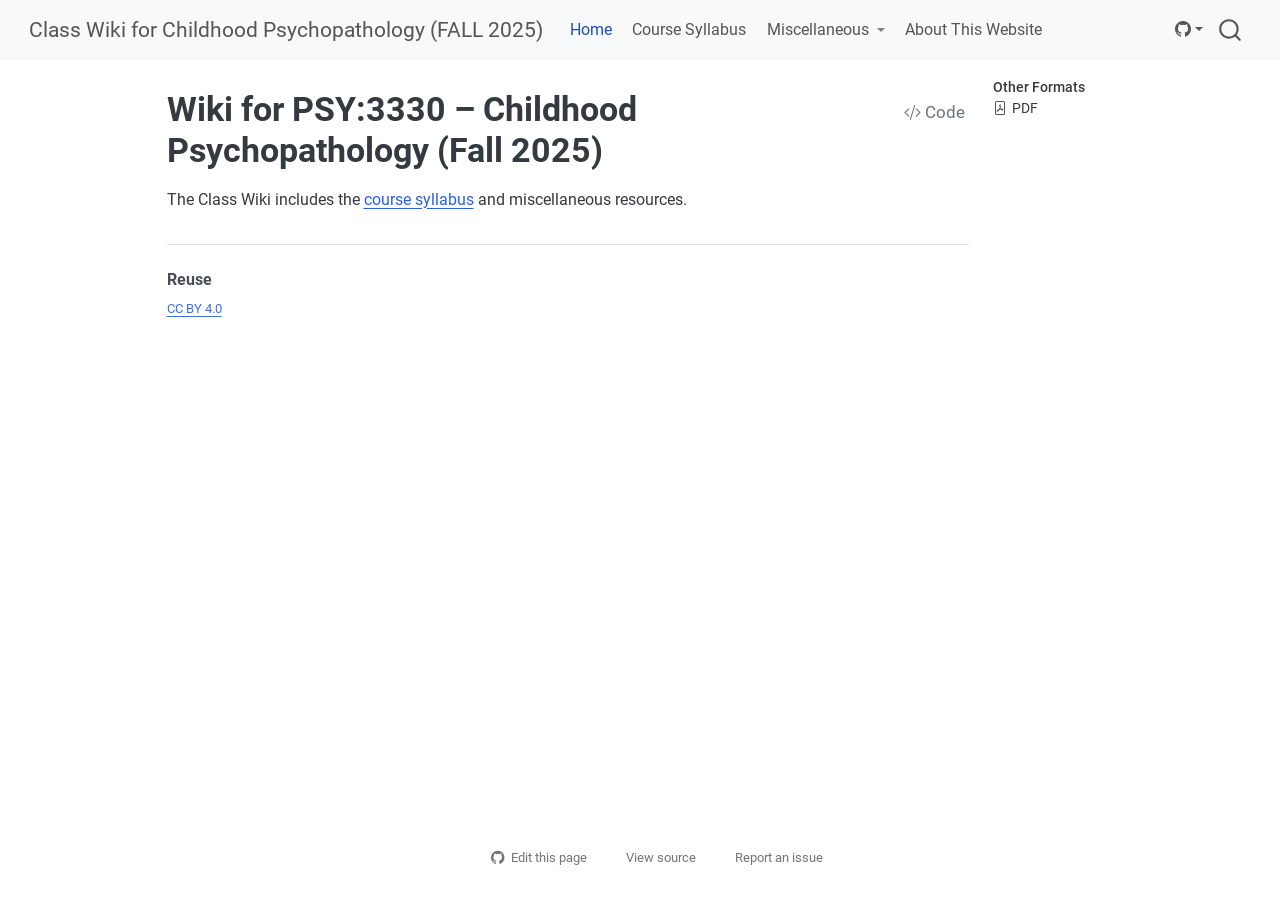
<file: index.html>
<!DOCTYPE html>
<html xmlns="http://www.w3.org/1999/xhtml" lang="en" xml:lang="en"><head>

<meta charset="utf-8">
<meta name="generator" content="quarto-1.11.9">

<meta name="viewport" content="width=device-width, initial-scale=1.0, user-scalable=yes">

<meta name="author" content="Isaac T. Petersen">
<meta name="dcterms.date" content="today">

<title>Wiki for PSY:3330 – Childhood Psychopathology (Fall 2025) – Class Wiki for Childhood Psychopathology (FALL 2025)</title>
<style>
/* Default styles provided by pandoc.
** See https://pandoc.org/MANUAL.html#variables-for-html for config info.
*/
span.smallcaps{font-variant: small-caps;}
div.columns{display: flex; gap: 1.5em;}
div.column{flex: auto;}
@media screen {
div.columns{gap: min(4vw, 1.5em);}
div.column{overflow-x: auto;}
}
div.hanging-indent{margin-left: 1.5em; text-indent: -1.5em;}
ul.task-list{list-style: none;}
ul.task-list li input[type="checkbox"] {
  width: 0.8em;
  margin: 0 0.8em 0.2em -1em; /* quarto-specific, see https://github.com/quarto-dev/quarto-cli/issues/4556 */ 
  vertical-align: middle;
}
/* CSS for syntax highlighting */
html { -webkit-text-size-adjust: 100%; }
pre > code.sourceCode { white-space: pre; position: relative; }
pre > code.sourceCode > span { display: inline-block; line-height: 1.25; }
pre > code.sourceCode > span:empty { height: 1.2em; }
.sourceCode { overflow: visible; }
code.sourceCode > span { color: inherit; text-decoration: inherit; }
div.sourceCode { margin: 1em 0; }
pre.sourceCode { margin: 0; }
@media screen {
div.sourceCode { overflow: auto; }
}
@media print {
pre > code.sourceCode { white-space: pre-wrap; }
pre > code.sourceCode > span { text-indent: -5em; padding-left: 5em; }
}
pre.numberSource code
  { counter-reset: source-line 0; }
pre.numberSource code > span
  { position: relative; left: -4em; counter-increment: source-line; }
pre.numberSource code > span > a:first-child::before
  { content: counter(source-line);
    position: relative; left: -1em; text-align: right; vertical-align: baseline;
    border: none; display: inline-block;
    -webkit-touch-callout: none; -webkit-user-select: none;
    -khtml-user-select: none; -moz-user-select: none;
    -ms-user-select: none; user-select: none;
    padding: 0 4px; width: 4em;
  }
pre.numberSource { margin-left: 3em;  padding-left: 4px; }
div.sourceCode
  {   }
@media screen {
pre > code.sourceCode > span > a:first-child::before { text-decoration: underline; }
}
</style>


<script src="site_libs/quarto-nav/quarto-nav.js"></script>
<script src="site_libs/quarto-nav/headroom.min.js"></script>
<script src="site_libs/clipboard/clipboard.min.js"></script>
<script src="site_libs/quarto-search/autocomplete.umd.js"></script>
<script src="site_libs/quarto-search/fuse.min.js"></script>
<script src="site_libs/quarto-search/quarto-search.js"></script>
<meta name="quarto:offset" content="./">
<script src="site_libs/quarto-html/quarto.js" type="module"></script>
<script src="site_libs/quarto-html/tabsets/tabsets.js" type="module"></script>
<script src="site_libs/quarto-html/scrollable-regions/scrollable-regions.js" type="module"></script>
<script src="site_libs/quarto-html/popper.min.js"></script>
<script src="site_libs/quarto-html/tippy.umd.min.js"></script>
<script src="site_libs/quarto-html/anchor.min.js"></script>
<link href="site_libs/quarto-html/tippy.css" rel="stylesheet">
<link href="site_libs/quarto-html/quarto-syntax-highlighting-7b1528b1cba7e9f63f59baa7408a6f56.css" rel="stylesheet" id="quarto-text-highlighting-styles">
<script src="site_libs/bootstrap/bootstrap.min.js"></script>
<link href="site_libs/bootstrap/bootstrap-icons.css" rel="stylesheet">
<link href="site_libs/bootstrap/bootstrap-b47174e7aa2a6bb114b4a1c5a2bab08d.min.css" rel="stylesheet" append-hash="true" id="quarto-bootstrap" data-mode="light">
<script id="quarto-search-options" type="application/json">{
  "location": "navbar",
  "copy-button": false,
  "collapse-after": 3,
  "panel-placement": "end",
  "type": "overlay",
  "limit": 50,
  "keyboard-shortcut": [
    "f",
    "/",
    "s"
  ],
  "show-item-context": false,
  "language": {
    "search-no-results-text": "No results",
    "search-matching-documents-text": "matching documents",
    "search-copy-link-title": "Copy link to search",
    "search-hide-matches-text": "Hide additional matches",
    "search-more-match-text": "more match in this document",
    "search-more-matches-text": "more matches in this document",
    "search-clear-button-title": "Clear",
    "search-text-placeholder": "",
    "search-detached-cancel-button-title": "Cancel",
    "search-submit-button-title": "Submit",
    "search-label": "Search"
  }
}</script>
<script async="" src="https://www.googletagmanager.com/gtag/js?id=G-Q2P48ZXWTS"></script>

<script type="text/javascript">

window.dataLayer = window.dataLayer || [];
function gtag(){dataLayer.push(arguments);}
gtag('js', new Date());
gtag('config', 'G-Q2P48ZXWTS', { 'anonymize_ip': true});
</script>


<link rel="stylesheet" href="styles.css">
<link rel="stylesheet" href="includes/custom.css">
<link rel="stylesheet" href="font/css/roboto.css">
</head>

<body class="nav-fixed quarto-light"><a id="quarto-skip-link" class="visually-hidden-focusable" href="#quarto-document-content">Skip to main content</a>

<div id="quarto-search-results"></div>
  <header id="quarto-header" class="headroom fixed-top">
    <nav class="navbar navbar-expand-lg " data-bs-theme="dark" aria-label="Site">
      <div class="navbar-container container-fluid">
      <div class="navbar-brand-container mx-auto">
    <a class="navbar-brand" href="./index.html">
    <span class="navbar-title">Class Wiki for Childhood Psychopathology (FALL 2025)</span>
    </a>
  </div>
          <button class="navbar-toggler" type="button" data-bs-toggle="collapse" data-bs-target="#navbarCollapse" aria-controls="navbarCollapse" aria-expanded="false" aria-label="Toggle navigation" onclick="if (window.quartoToggleHeadroom) { window.quartoToggleHeadroom(); }">
  <span class="navbar-toggler-icon"></span>
</button>
          <div class="collapse navbar-collapse" id="navbarCollapse">
            <ul class="navbar-nav navbar-nav-scroll me-auto">
  <li class="nav-item">
    <a class="nav-link active" href="./index.html" aria-current="page"> 
<span class="menu-text">Home</span></a>
  </li>  
  <li class="nav-item">
    <a class="nav-link" href="./syllabus.html"> 
<span class="menu-text">Course Syllabus</span></a>
  </li>  
  <li class="nav-item dropdown ">
    <a class="nav-link dropdown-toggle" href="#" id="nav-menu-miscellaneous" role="link" data-bs-toggle="dropdown" aria-expanded="false">
 <span class="menu-text">Miscellaneous</span>
    </a>
    <ul class="dropdown-menu" aria-labelledby="nav-menu-miscellaneous">    
        <li>
    <a class="dropdown-item" href="./help.html">
 <span class="dropdown-text">I Think I Might Need Some Help…</span></a>
  </li>  
        <li>
    <a class="dropdown-item" href="./devpsylab.html">
 <span class="dropdown-text">Opportunity to Join My Research Lab!</span></a>
  </li>  
    </ul>
  </li>
  <li class="nav-item">
    <a class="nav-link" href="./about.html"> 
<span class="menu-text">About This Website</span></a>
  </li>  
</ul>
          </div> <!-- /navcollapse -->
            <div class="quarto-navbar-tools">
    <div class="dropdown">
      <a href="" title="" id="quarto-navigation-tool-dropdown-0" class="quarto-navigation-tool dropdown-toggle px-1" data-bs-toggle="dropdown" aria-expanded="false" role="link" aria-label=""><i class="bi bi-github"></i></a>
      <ul class="dropdown-menu" aria-labelledby="quarto-navigation-tool-dropdown-0">
          <li>
            <a class="dropdown-item quarto-navbar-tools-item" href="https://github.com/isaactpetersen/psy-3330-2025-fall">
            Source Code
            </a>
          </li>
          <li>
            <a class="dropdown-item quarto-navbar-tools-item" href="https://github.com/isaactpetersen/psy-3330-2025-fall/issues/new">
            Report a Bug
            </a>
          </li>
      </ul>
    </div>
</div>
            <div id="quarto-search" class="" title="Search"></div>
      </div> <!-- /container-fluid -->
    </nav>
</header>
<!-- content -->
<div id="quarto-content" class="quarto-container page-columns page-rows-contents page-layout-article page-navbar">
<!-- sidebar -->
<!-- margin-sidebar -->
    <div id="quarto-margin-sidebar" class="sidebar margin-sidebar">
        
    <div class="quarto-alternate-formats"><h2>Other Formats</h2><ul><li><a href="index.pdf"><i class="bi bi-file-pdf"></i>PDF</a></li></ul></div></div>
<!-- main -->
<main class="content" id="quarto-document-content" tabindex="-1">

<header id="title-block-header" class="quarto-title-block default">
<div class="quarto-title">
<div class="quarto-title-block"><div><h1 class="title">Wiki for PSY:3330 – Childhood Psychopathology (Fall 2025)</h1><button type="button" class="btn code-tools-button" id="quarto-code-tools-source"><i class="bi"></i> Code</button></div></div>
</div>



<div class="quarto-title-meta">

    
  
    
  </div>
  


</header>


<p>The Class Wiki includes the <a href="./syllabus.html">course syllabus</a> and miscellaneous resources.</p>


<!-- -->


<div id="quarto-appendix" class="default"><section class="quarto-appendix-contents" id="quarto-reuse"><h2 class="anchored quarto-appendix-heading">Reuse</h2><div class="quarto-appendix-contents"><div><a rel="license" href="https://creativecommons.org/licenses/by/4.0/">CC BY 4.0</a></div></div></section></div></main> <!-- /main -->
<script id="quarto-html-after-body" type="application/javascript">
  window.document.addEventListener("DOMContentLoaded", function (event) {
    const icon = "";
    const anchorJS = new window.AnchorJS();
    anchorJS.options = {
      placement: 'right',
      icon: icon
    };
    anchorJS.add('.anchored');
    const isCodeAnnotation = (el) => {
      for (const clz of el.classList) {
        if (clz.startsWith('code-annotation-')) {                     
          return true;
        }
      }
      return false;
    }
    const onCopySuccess = function(e) {
      // button target
      const button = e.trigger;
      // don't keep focus
      button.blur();
      // flash "checked"
      button.classList.add('code-copy-button-checked');
      var currentTitle = button.getAttribute("title");
      button.setAttribute("title", "Copied!");
      let tooltip;
      if (window.bootstrap) {
        button.setAttribute("data-bs-toggle", "tooltip");
        button.setAttribute("data-bs-placement", "left");
        button.setAttribute("data-bs-title", "Copied!");
        tooltip = new bootstrap.Tooltip(button, 
          { trigger: "manual", 
            customClass: "code-copy-button-tooltip",
            offset: [0, -8]});
        tooltip.show();    
      }
      setTimeout(function() {
        if (tooltip) {
          tooltip.hide();
          button.removeAttribute("data-bs-title");
          button.removeAttribute("data-bs-toggle");
          button.removeAttribute("data-bs-placement");
        }
        button.setAttribute("title", currentTitle);
        button.classList.remove('code-copy-button-checked');
      }, 1000);
      // clear code selection
      e.clearSelection();
    }
    const getTextToCopy = function(trigger) {
      const outerScaffold = trigger.parentElement.cloneNode(true);
      const codeEl = outerScaffold.querySelector('code');
      for (const childEl of codeEl.children) {
        if (isCodeAnnotation(childEl)) {
          childEl.remove();
        }
      }
      return codeEl.innerText;
    }
    const clipboard = new window.ClipboardJS('.code-copy-button:not([data-in-quarto-modal])', {
      text: getTextToCopy
    });
    clipboard.on('success', onCopySuccess);
    if (window.document.getElementById('quarto-embedded-source-code-modal')) {
      const clipboardModal = new window.ClipboardJS('.code-copy-button[data-in-quarto-modal]', {
        text: getTextToCopy,
        container: window.document.getElementById('quarto-embedded-source-code-modal')
      });
      clipboardModal.on('success', onCopySuccess);
    }
    const viewSource = window.document.getElementById('quarto-view-source') ||
                       window.document.getElementById('quarto-code-tools-source');
    if (viewSource) {
      const sourceUrl = viewSource.getAttribute("data-quarto-source-url");
      viewSource.addEventListener("click", function(e) {
        if (sourceUrl) {
          // rstudio viewer pane
          if (/\bcapabilities=\b/.test(window.location)) {
            window.open(sourceUrl);
          } else {
            window.location.href = sourceUrl;
          }
        } else {
          const modal = new bootstrap.Modal(document.getElementById('quarto-embedded-source-code-modal'));
          modal.show();
        }
        return false;
      });
    }
    function toggleCodeHandler(show) {
      return function(e) {
        const cellDetails = window.document.querySelectorAll(".cell details.code-fold");
        for (let i=0; i<cellDetails.length; i++) {
          const details = cellDetails[i];
          if (show) {
            details.open = true;
          } else {
            details.removeAttribute("open");
          }
        }
        const cellCodeDivs = window.document.querySelectorAll(".cell div.sourceCode.cell-code");
        const fromCls = show ? "hidden" : "unhidden";
        const toCls = show ? "unhidden" : "hidden";
        for (let i=0; i<cellCodeDivs.length; i++) {
          const codeDiv = cellCodeDivs[i];
          if (codeDiv.classList.contains(fromCls)) {
            codeDiv.classList.remove(fromCls);
            codeDiv.classList.add(toCls);
          } 
        }
        return false;
      }
    }
    const hideAllCode = window.document.getElementById("quarto-hide-all-code");
    if (hideAllCode) {
      hideAllCode.addEventListener("click", toggleCodeHandler(false));
    }
    const showAllCode = window.document.getElementById("quarto-show-all-code");
    if (showAllCode) {
      showAllCode.addEventListener("click", toggleCodeHandler(true));
    }
      var localhostRegex = new RegExp(/^(?:http|https):\/\/localhost\:?[0-9]*\//);
      var mailtoRegex = new RegExp(/^mailto:/);
        var filterRegex = new RegExp("https:\/\/isaactpetersen\.github\.io\/psy-3330-2025-fall\/");
      const newWindowLabel = "(opens in a new tab)";
      const newWindowNoteId = "quarto-ext-newwindow-label";
      // Links reference one hidden label through aria-describedby, so the
      // announcement never changes their accessible name.
      var describeNewWindow = (link) => {
        if (!window.document.getElementById(newWindowNoteId)) {
          var newWindowNote = window.document.createElement("span");
          newWindowNote.id = newWindowNoteId;
          newWindowNote.hidden = true;
          newWindowNote.textContent = newWindowLabel;
          window.document.body.appendChild(newWindowNote);
        }
        var describedBy = (link.getAttribute("aria-describedby") || "").split(/\s+/).filter(Boolean);
        if (!describedBy.includes(newWindowNoteId)) {
          describedBy.push(newWindowNoteId);
          link.setAttribute("aria-describedby", describedBy.join(" "));
        }
      }
      var isInternal = (href) => {
          return filterRegex.test(href) || localhostRegex.test(href) || mailtoRegex.test(href);
      }
      // Inspect non-navigation links and adorn them if external
      window.quartoDecorateExternalLinks = function (root) {
     var links = (root || window.document).querySelectorAll('a[href]:not(.nav-link):not(.navbar-brand):not(.toc-action):not(.sidebar-link):not(.sidebar-item-toggle):not(.pagination-link):not(.no-external):not([aria-hidden]):not(.dropdown-item):not(.quarto-navigation-tool):not(.about-link)');
      for (var i=0; i<links.length; i++) {
        const link = links[i];
        if (!isInternal(link.href)) {
          // undo the damage that might have been done by quarto-nav.js in the case of
          // links that we want to consider external
          if (link.dataset.originalHref !== undefined) {
            link.href = link.dataset.originalHref;
          }
            // target, if specified
            link.setAttribute("target", "_blank");
            if (link.getAttribute("rel") === null) {
              link.setAttribute("rel", "noopener");
            }
            describeNewWindow(link);
          if (!link.classList.contains('no-external-icon')) {
          }
        }
      }
      };
      window.quartoDecorateExternalLinks(window.document);
    // Esc closes the popup (WCAG 1.4.13) and focus leaving both trigger and
    // popup closes it (WCAG 2.4.11); tippy handles neither for interactive popups.
    const hideOnEscAndFocusOut = {
      name: 'hideOnEscAndFocusOut',
      defaultValue: true,
      fn(instance) {
        const dismiss = () => {
          // A show scheduled by the trigger delay would otherwise reopen it
          instance.clearDelayTimeouts();
          instance.hide();
        };
        const onKeyDown = (event) => {
          if (event.key !== 'Escape') {
            return;
          }
          // Keep Esc from also reaching page handlers (e.g. reveal.js overview),
          // except an open reveal.js slide menu, which Esc should close too.
          // The menu handles keys only when its keyboard option is on.
          const menuHandlesEsc = window.Reveal?.getPlugin?.('menu')?.isOpen() &&
            window.Reveal.getConfig().menu?.keyboard !== false;
          if (!menuHandlesEsc) {
            event.stopPropagation();
          }
          if (instance.popper.contains(window.document.activeElement)) {
            // Disabled while refocusing so the focus trigger does not reopen it
            instance.disable();
            instance.reference.focus();
            instance.enable();
          }
          dismiss();
        };
        const onFocusOut = (event) => {
          const target = event.relatedTarget;
          if (target && !instance.reference.contains(target) &&
              !instance.popper.contains(target)) {
            dismiss();
          }
        };
        // On the trigger too: a click trigger (code-annotations: select) has no
        // blur handling. Attached for the instance's lifetime so leaving the
        // trigger also cancels a show still pending on the trigger delay.
        instance.reference.addEventListener('focusout', onFocusOut);
        return {
          onShow() {
            window.document.addEventListener('keydown', onKeyDown, true);
            instance.popper.addEventListener('focusout', onFocusOut);
          },
          onHide() {
            window.document.removeEventListener('keydown', onKeyDown, true);
            instance.popper.removeEventListener('focusout', onFocusOut);
          },
          onDestroy() {
            instance.reference.removeEventListener('focusout', onFocusOut);
          },
        };
      },
    };
    function tippyHover(el, contentFn, onTriggerFn, onUntriggerFn) {
      const config = {
        allowHTML: true,
        maxWidth: 500,
        delay: 100,
        arrow: false,
        appendTo: function(el) {
            return el.parentElement;
        },
        interactive: true,
        interactiveBorder: 10,
        theme: 'quarto',
        placement: 'bottom-start',
        plugins: [hideOnEscAndFocusOut],
      };
      if (contentFn) {
        config.content = contentFn;
      }
      if (onTriggerFn) {
        config.onTrigger = onTriggerFn;
      }
      if (onUntriggerFn) {
        config.onUntrigger = onUntriggerFn;
      }
      window.tippy(el, config); 
    }
    const noterefs = window.document.querySelectorAll('a[role="doc-noteref"]');
    for (var i=0; i<noterefs.length; i++) {
      const ref = noterefs[i];
      tippyHover(ref, function() {
        // use id or data attribute instead here
        let href = ref.getAttribute('data-footnote-href') || ref.getAttribute('href');
        try { href = new URL(href).hash; } catch {}
        const id = href.replace(/^#\/?/, "");
        const note = window.document.getElementById(id);
        if (note) {
          return note.innerHTML;
        } else {
          return "";
        }
      });
    }
    const xrefs = window.document.querySelectorAll('a.quarto-xref');
    const processXRef = (id, note) => {
      // Strip column container classes
      const stripColumnClz = (el) => {
        el.classList.remove("page-full", "page-columns");
        if (el.children) {
          for (const child of el.children) {
            stripColumnClz(child);
          }
        }
      }
      stripColumnClz(note)
      if (id === null || id.startsWith('sec-')) {
        // Special case sections, only their first couple elements
        const container = document.createElement("div");
        if (note.children && note.children.length > 2) {
          container.appendChild(note.children[0].cloneNode(true));
          for (let i = 1; i < note.children.length; i++) {
            const child = note.children[i];
            if (child.tagName === "P" && child.innerText === "") {
              continue;
            } else {
              container.appendChild(child.cloneNode(true));
              break;
            }
          }
          if (window.Quarto?.typesetMath) {
            window.Quarto.typesetMath(container);
          }
          return container.innerHTML
        } else {
          if (window.Quarto?.typesetMath) {
            window.Quarto.typesetMath(note);
          }
          return note.innerHTML;
        }
      } else {
        // Remove any anchor links if they are present
        const anchorLink = note.querySelector('a.anchorjs-link');
        if (anchorLink) {
          anchorLink.remove();
        }
        if (window.Quarto?.typesetMath) {
          window.Quarto.typesetMath(note);
        }
        if (note.classList.contains("callout")) {
          return note.outerHTML;
        } else {
          return note.innerHTML;
        }
      }
    }
    for (var i=0; i<xrefs.length; i++) {
      const xref = xrefs[i];
      tippyHover(xref, undefined, function(instance) {
        instance.disable();
        let url = xref.getAttribute('href');
        let hash = undefined; 
        if (url.startsWith('#')) {
          hash = url;
        } else {
          try { hash = new URL(url).hash; } catch {}
        }
        if (hash) {
          const id = hash.replace(/^#\/?/, "");
          const note = window.document.getElementById(id);
          if (note !== null) {
            try {
              const html = processXRef(id, note.cloneNode(true));
              instance.setContent(html);
            } finally {
              instance.enable();
              instance.show();
            }
          } else {
            // See if we can fetch this
            fetch(url.split('#')[0])
            .then(res => res.text())
            .then(html => {
              const parser = new DOMParser();
              const htmlDoc = parser.parseFromString(html, "text/html");
              const note = htmlDoc.getElementById(id);
              if (note !== null) {
                const html = processXRef(id, note);
                instance.setContent(html);
              } 
            }).finally(() => {
              instance.enable();
              instance.show();
            });
          }
        } else {
          // See if we can fetch a full url (with no hash to target)
          // This is a special case and we should probably do some content thinning / targeting
          fetch(url)
          .then(res => res.text())
          .then(html => {
            const parser = new DOMParser();
            const htmlDoc = parser.parseFromString(html, "text/html");
            const note = htmlDoc.querySelector('main.content');
            if (note !== null) {
              // This should only happen for chapter cross references
              // (since there is no id in the URL)
              // remove the first header
              if (note.children.length > 0 && note.children[0].tagName === "HEADER") {
                note.children[0].remove();
              }
              const html = processXRef(null, note);
              instance.setContent(html);
            } 
          }).finally(() => {
            instance.enable();
            instance.show();
          });
        }
      }, function(instance) {
      });
    }
        let selectedAnnoteEl;
        const selectorForAnnotation = ( cell, annotation) => {
          let cellAttr = 'data-code-cell="' + cell + '"';
          let lineAttr = 'data-code-annotation="' +  annotation + '"';
          const selector = 'span[' + cellAttr + '][' + lineAttr + ']';
          return selector;
        }
        const selectCodeLines = (annoteEl) => {
          const doc = window.document;
          const targetCell = annoteEl.getAttribute("data-target-cell");
          const targetAnnotation = annoteEl.getAttribute("data-target-annotation");
          const annoteSpan = window.document.querySelector(selectorForAnnotation(targetCell, targetAnnotation));
          const lines = annoteSpan.getAttribute("data-code-lines").split(",");
          const lineIds = lines.map((line) => {
            return targetCell + "-" + line;
          })
          // Each band is positioned against its own containing block, which is
          // not the offsetParent of the lines, so place it from client rects.
          const placeBand = (band, firstEl, lastEl, codeBlock) => {
            const container = band.offsetParent;
            if (container === null) {
              return;
            }
            const containerRect = container.getBoundingClientRect();
            // Reveal.js scales slides with a transform, so convert client
            // pixels back to the CSS pixels of the container.
            const scale = containerRect.height / container.offsetHeight || 1;
            const firstRect = firstEl.getBoundingClientRect();
            const lastRect = lastEl.getBoundingClientRect();
            const top = (firstRect.top - containerRect.top) / scale - container.clientTop + container.scrollTop;
            const height = (lastRect.bottom - firstRect.top) / scale;
            band.style.top = top - 2 + "px";
            band.style.height = height + 4 + "px";
            if (codeBlock) {
              // Without the copy button wrapper, the containing block is wider
              // than the code block, so span the code block explicitly.
              const blockRect = codeBlock.getBoundingClientRect();
              band.style.left = (blockRect.left - containerRect.left) / scale - container.clientLeft + container.scrollLeft + "px";
              band.style.width = blockRect.width / scale + "px";
            }
          };
          if (lineIds.length > 0) {
            const el = window.document.getElementById(lineIds[0]);
            const lastEl = window.document.getElementById(lineIds[lineIds.length - 1]);
            const parent = el.parentElement.parentElement;
            // cook up a div (if necessary) and position it
            let div = window.document.getElementById("code-annotation-line-highlight");
            if (div === null) {
              div = window.document.createElement("div");
              div.setAttribute("id", "code-annotation-line-highlight");
              div.style.position = 'absolute';
              parent.appendChild(div);
            }
            placeBand(div, el, lastEl, parent.closest("div.sourceCode") || parent);
            let gutterDiv = window.document.getElementById("code-annotation-line-highlight-gutter");
            if (gutterDiv === null) {
              gutterDiv = window.document.createElement("div");
              gutterDiv.setAttribute("id", "code-annotation-line-highlight-gutter");
              gutterDiv.style.position = 'absolute';
              const codeCell = window.document.getElementById(targetCell);
              const gutter = codeCell.querySelector('.code-annotation-gutter');
              gutter.appendChild(gutterDiv);
            }
            placeBand(gutterDiv, el, lastEl);
            selectedAnnoteEl = annoteEl;
          }
        };
        const unselectCodeLines = () => {
          const elementsIds = ["code-annotation-line-highlight", "code-annotation-line-highlight-gutter"];
          elementsIds.forEach((elId) => {
            const div = window.document.getElementById(elId);
            if (div) {
              div.remove();
            }
          });
          selectedAnnoteEl = undefined;
        };
          // Handle positioning of the toggle
      window.addEventListener(
        "resize",
        throttle(() => {
          elRect = undefined;
          if (selectedAnnoteEl) {
            selectCodeLines(selectedAnnoteEl);
          }
        }, 10)
      );
      function throttle(fn, ms) {
      let throttle = false;
      let timer;
        return (...args) => {
          if(!throttle) { // first call gets through
              fn.apply(this, args);
              throttle = true;
          } else { // all the others get throttled
              if(timer) clearTimeout(timer); // cancel #2
              timer = setTimeout(() => {
                fn.apply(this, args);
                timer = throttle = false;
              }, ms);
          }
        };
      }
        // Attach click handler to the DT
        const annoteDls = window.document.querySelectorAll('dt[data-target-cell]');
        for (const annoteDlNode of annoteDls) {
          annoteDlNode.addEventListener('click', (event) => {
            const clickedEl = event.target;
            if (clickedEl !== selectedAnnoteEl) {
              unselectCodeLines();
              const activeEl = window.document.querySelector('dt[data-target-cell].code-annotation-active');
              if (activeEl) {
                activeEl.classList.remove('code-annotation-active');
              }
              selectCodeLines(clickedEl);
              clickedEl.classList.add('code-annotation-active');
            } else {
              // Unselect the line
              unselectCodeLines();
              clickedEl.classList.remove('code-annotation-active');
            }
          });
        }
    const findCites = (el) => {
      const parentEl = el.parentElement;
      if (parentEl) {
        const cites = parentEl.dataset.cites;
        if (cites) {
          return {
            el,
            cites: cites.split(' ')
          };
        } else {
          return findCites(el.parentElement)
        }
      } else {
        return undefined;
      }
    };
    var bibliorefs = window.document.querySelectorAll('a[role="doc-biblioref"]');
    for (var i=0; i<bibliorefs.length; i++) {
      const ref = bibliorefs[i];
      const citeInfo = findCites(ref);
      if (citeInfo) {
        tippyHover(citeInfo.el, function() {
          var popup = window.document.createElement('div');
          citeInfo.cites.forEach(function(cite) {
            var citeDiv = window.document.createElement('div');
            citeDiv.classList.add('hanging-indent');
            citeDiv.classList.add('csl-entry');
            var biblioDiv = window.document.getElementById('ref-' + cite);
            if (biblioDiv) {
              citeDiv.innerHTML = biblioDiv.innerHTML;
            }
            popup.appendChild(citeDiv);
          });
          return popup.innerHTML;
        });
      }
    }
  });
  </script>
  <script type="application/javascript">
  window.quartoScrollableRegionsLabels = {"code":"Scrollable code","output":"Scrollable output"};
  </script><div class="modal fade" id="quarto-embedded-source-code-modal" tabindex="-1" aria-labelledby="quarto-embedded-source-code-modal-label" aria-hidden="true"><div class="modal-dialog modal-dialog-scrollable"><div class="modal-content"><div class="modal-header"><h5 class="modal-title" id="quarto-embedded-source-code-modal-label">Source Code</h5><button class="btn-close" data-bs-dismiss="modal"></button></div><div class="modal-body"><div class="">
<div class="code-copy-outer-scaffold"><div class="sourceCode" id="cb1" data-shortcodes="false"><pre class="sourceCode markdown code-with-copy"><code class="sourceCode markdown"><span id="cb1-1"><a href="#cb1-1" aria-hidden="true" tabindex="-1"></a><span class="co">---</span></span>
<span id="cb1-2"><a href="#cb1-2" aria-hidden="true" tabindex="-1"></a><span class="an">title:</span><span class="co"> "Wiki for PSY:3330 – Childhood Psychopathology (Fall 2025)"</span></span>
<span id="cb1-3"><a href="#cb1-3" aria-hidden="true" tabindex="-1"></a><span class="co">---</span></span>
<span id="cb1-4"><a href="#cb1-4" aria-hidden="true" tabindex="-1"></a></span>
<span id="cb1-5"><a href="#cb1-5" aria-hidden="true" tabindex="-1"></a>The Class Wiki includes the <span class="co">[</span><span class="ot">course syllabus</span><span class="co">](syllabus.qmd)</span> and miscellaneous resources.</span></code></pre></div><button title="Copy to Clipboard" class="code-copy-button" data-in-quarto-modal=""><i class="bi"></i></button></div>
</div></div></div></div></div>
</div> <!-- /content -->




<footer class="footer"><div class="nav-footer"><div class="nav-footer-center"><div class="toc-actions"><ul><li><a href="https://github.com/isaactpetersen/psy-3330-2025-fall/edit/main/index.qmd" class="toc-action"><i class="bi bi-github"></i>Edit this page</a></li><li><a href="https://github.com/isaactpetersen/psy-3330-2025-fall/blob/main/index.qmd" class="toc-action"><i class="bi empty"></i>View source</a></li><li><a href="https://github.com/isaactpetersen/psy-3330-2025-fall/issues/new" class="toc-action"><i class="bi empty"></i>Report an issue</a></li></ul></div></div></div></footer></body></html>
</file>
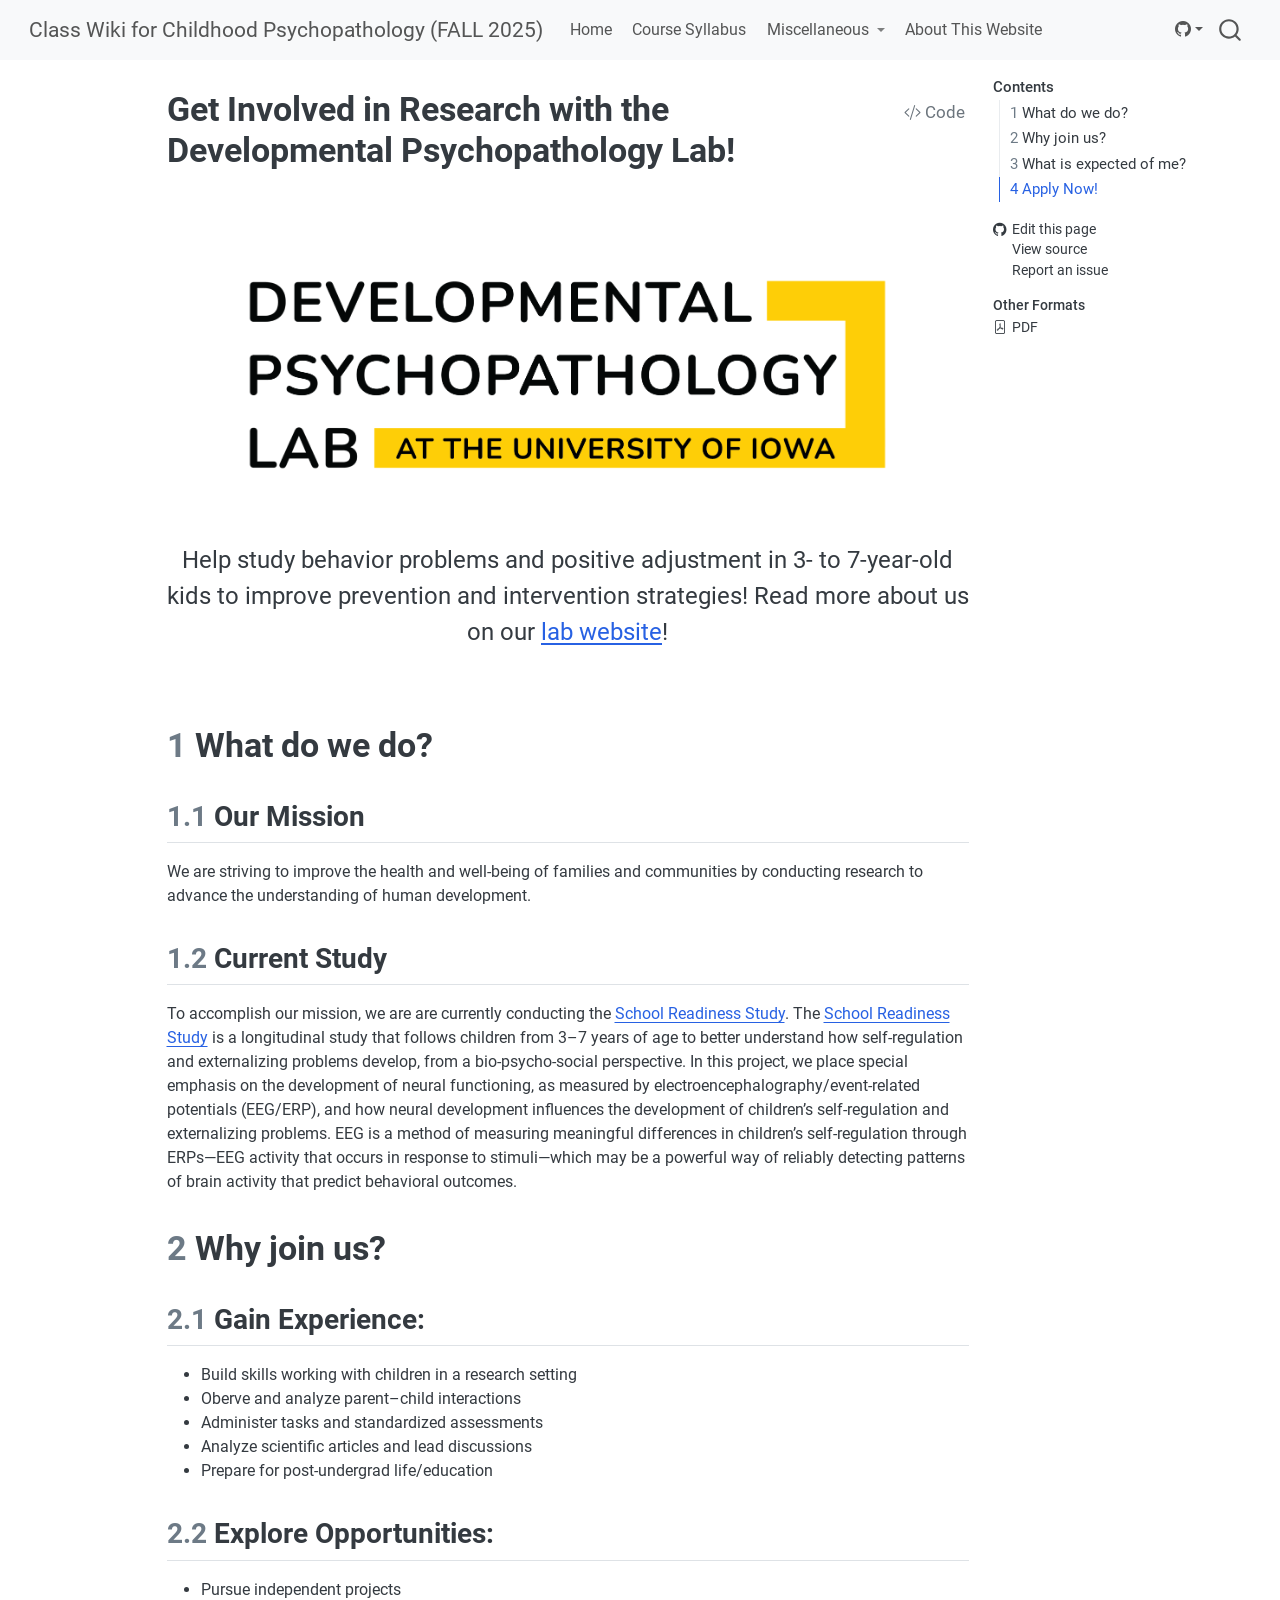
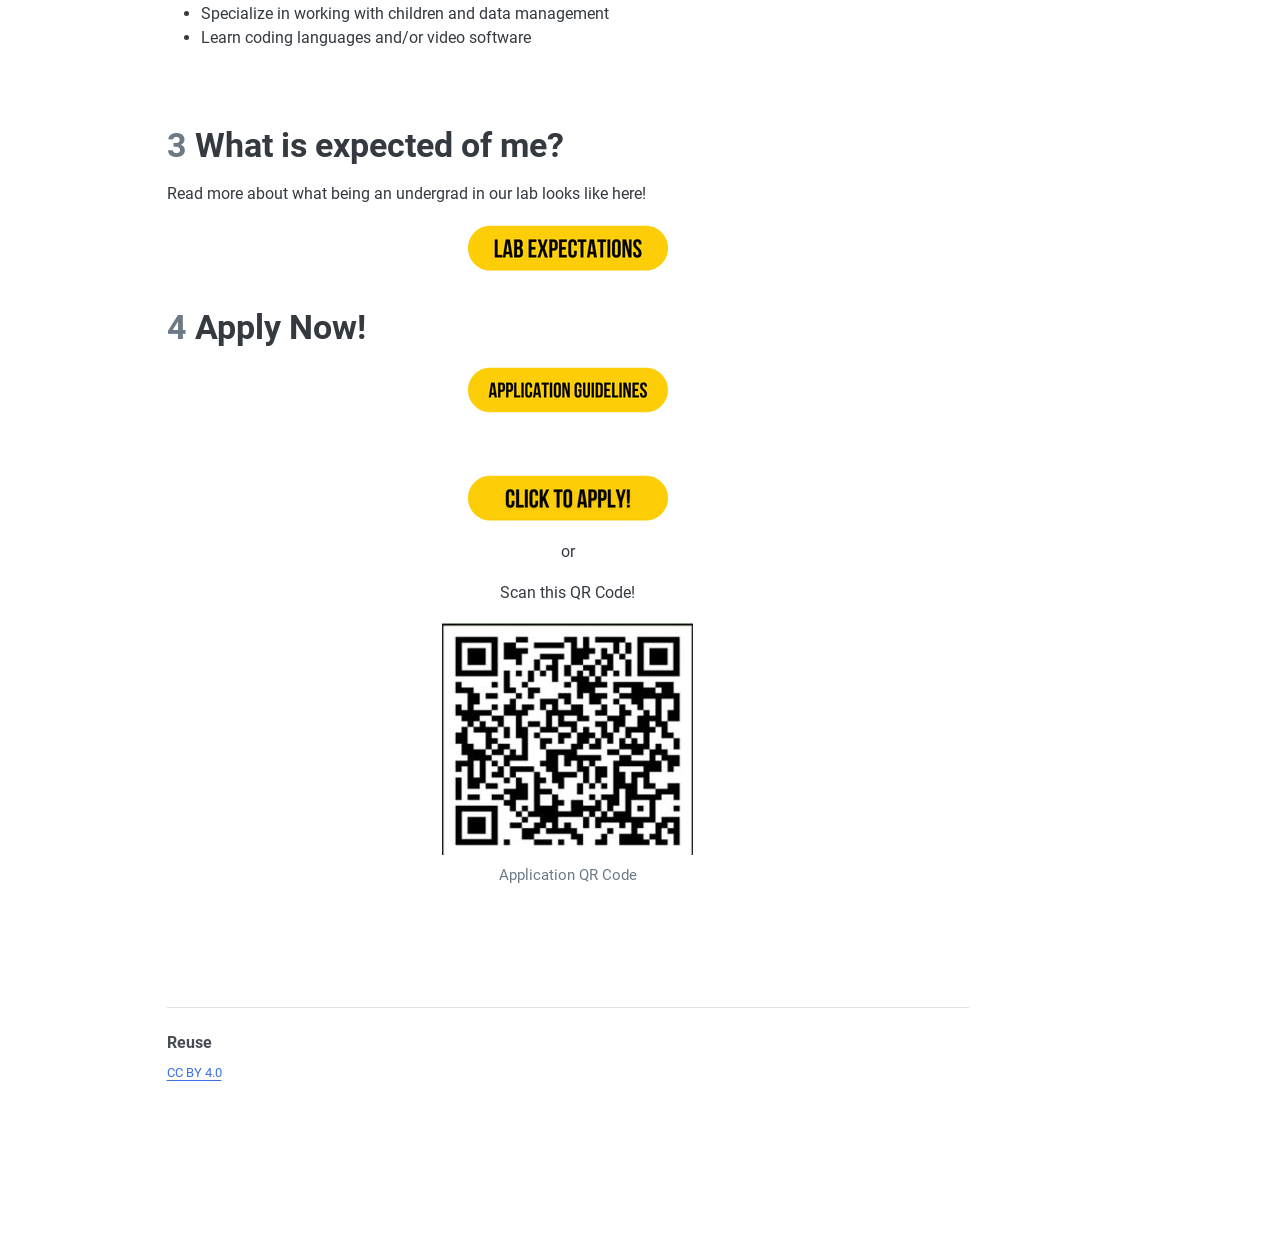
<file: devpsylab.html>
<!DOCTYPE html>
<html xmlns="http://www.w3.org/1999/xhtml" lang="en" xml:lang="en"><head>

<meta charset="utf-8">
<meta name="generator" content="quarto-1.11.9">

<meta name="viewport" content="width=device-width, initial-scale=1.0, user-scalable=yes">

<meta name="author" content="Isaac T. Petersen">
<meta name="dcterms.date" content="today">

<title>Get Involved in Research with the Developmental Psychopathology Lab! – Class Wiki for Childhood Psychopathology (FALL 2025)</title>
<style>
/* Default styles provided by pandoc.
** See https://pandoc.org/MANUAL.html#variables-for-html for config info.
*/
span.smallcaps{font-variant: small-caps;}
div.columns{display: flex; gap: 1.5em;}
div.column{flex: auto;}
@media screen {
div.columns{gap: min(4vw, 1.5em);}
div.column{overflow-x: auto;}
}
div.hanging-indent{margin-left: 1.5em; text-indent: -1.5em;}
ul.task-list{list-style: none;}
ul.task-list li input[type="checkbox"] {
  width: 0.8em;
  margin: 0 0.8em 0.2em -1em; /* quarto-specific, see https://github.com/quarto-dev/quarto-cli/issues/4556 */ 
  vertical-align: middle;
}
/* CSS for syntax highlighting */
html { -webkit-text-size-adjust: 100%; }
pre > code.sourceCode { white-space: pre; position: relative; }
pre > code.sourceCode > span { display: inline-block; line-height: 1.25; }
pre > code.sourceCode > span:empty { height: 1.2em; }
.sourceCode { overflow: visible; }
code.sourceCode > span { color: inherit; text-decoration: inherit; }
div.sourceCode { margin: 1em 0; }
pre.sourceCode { margin: 0; }
@media screen {
div.sourceCode { overflow: auto; }
}
@media print {
pre > code.sourceCode { white-space: pre-wrap; }
pre > code.sourceCode > span { text-indent: -5em; padding-left: 5em; }
}
pre.numberSource code
  { counter-reset: source-line 0; }
pre.numberSource code > span
  { position: relative; left: -4em; counter-increment: source-line; }
pre.numberSource code > span > a:first-child::before
  { content: counter(source-line);
    position: relative; left: -1em; text-align: right; vertical-align: baseline;
    border: none; display: inline-block;
    -webkit-touch-callout: none; -webkit-user-select: none;
    -khtml-user-select: none; -moz-user-select: none;
    -ms-user-select: none; user-select: none;
    padding: 0 4px; width: 4em;
  }
pre.numberSource { margin-left: 3em;  padding-left: 4px; }
div.sourceCode
  {   }
@media screen {
pre > code.sourceCode > span > a:first-child::before { text-decoration: underline; }
}
</style>


<script src="site_libs/quarto-nav/quarto-nav.js"></script>
<script src="site_libs/quarto-nav/headroom.min.js"></script>
<script src="site_libs/clipboard/clipboard.min.js"></script>
<script src="site_libs/quarto-search/autocomplete.umd.js"></script>
<script src="site_libs/quarto-search/fuse.min.js"></script>
<script src="site_libs/quarto-search/quarto-search.js"></script>
<meta name="quarto:offset" content="./">
<script src="site_libs/quarto-html/quarto.js" type="module"></script>
<script src="site_libs/quarto-html/tabsets/tabsets.js" type="module"></script>
<script src="site_libs/quarto-html/scrollable-regions/scrollable-regions.js" type="module"></script>
<script src="site_libs/quarto-html/popper.min.js"></script>
<script src="site_libs/quarto-html/tippy.umd.min.js"></script>
<script src="site_libs/quarto-html/anchor.min.js"></script>
<link href="site_libs/quarto-html/tippy.css" rel="stylesheet">
<link href="site_libs/quarto-html/quarto-syntax-highlighting-7b1528b1cba7e9f63f59baa7408a6f56.css" rel="stylesheet" id="quarto-text-highlighting-styles">
<script src="site_libs/bootstrap/bootstrap.min.js"></script>
<link href="site_libs/bootstrap/bootstrap-icons.css" rel="stylesheet">
<link href="site_libs/bootstrap/bootstrap-b47174e7aa2a6bb114b4a1c5a2bab08d.min.css" rel="stylesheet" append-hash="true" id="quarto-bootstrap" data-mode="light">
<script src="site_libs/quarto-contrib/glightbox/glightbox.min.js"></script>
<link href="site_libs/quarto-contrib/glightbox/glightbox.min.css" rel="stylesheet">
<link href="site_libs/quarto-contrib/glightbox/lightbox.css" rel="stylesheet">
<script id="quarto-search-options" type="application/json">{
  "location": "navbar",
  "copy-button": false,
  "collapse-after": 3,
  "panel-placement": "end",
  "type": "overlay",
  "limit": 50,
  "keyboard-shortcut": [
    "f",
    "/",
    "s"
  ],
  "show-item-context": false,
  "language": {
    "search-no-results-text": "No results",
    "search-matching-documents-text": "matching documents",
    "search-copy-link-title": "Copy link to search",
    "search-hide-matches-text": "Hide additional matches",
    "search-more-match-text": "more match in this document",
    "search-more-matches-text": "more matches in this document",
    "search-clear-button-title": "Clear",
    "search-text-placeholder": "",
    "search-detached-cancel-button-title": "Cancel",
    "search-submit-button-title": "Submit",
    "search-label": "Search"
  }
}</script>
<script async="" src="https://www.googletagmanager.com/gtag/js?id=G-Q2P48ZXWTS"></script>

<script type="text/javascript">

window.dataLayer = window.dataLayer || [];
function gtag(){dataLayer.push(arguments);}
gtag('js', new Date());
gtag('config', 'G-Q2P48ZXWTS', { 'anonymize_ip': true});
</script>


<link rel="stylesheet" href="styles.css">
<link rel="stylesheet" href="includes/custom.css">
<link rel="stylesheet" href="font/css/roboto.css">
</head>

<body class="nav-fixed quarto-light"><a id="quarto-skip-link" class="visually-hidden-focusable" href="#quarto-document-content">Skip to main content</a>

<div id="quarto-search-results"></div>
  <header id="quarto-header" class="headroom fixed-top">
    <nav class="navbar navbar-expand-lg " data-bs-theme="dark" aria-label="Site">
      <div class="navbar-container container-fluid">
      <div class="navbar-brand-container mx-auto">
    <a class="navbar-brand" href="./index.html">
    <span class="navbar-title">Class Wiki for Childhood Psychopathology (FALL 2025)</span>
    </a>
  </div>
          <button class="navbar-toggler" type="button" data-bs-toggle="collapse" data-bs-target="#navbarCollapse" aria-controls="navbarCollapse" aria-expanded="false" aria-label="Toggle navigation" onclick="if (window.quartoToggleHeadroom) { window.quartoToggleHeadroom(); }">
  <span class="navbar-toggler-icon"></span>
</button>
          <div class="collapse navbar-collapse" id="navbarCollapse">
            <ul class="navbar-nav navbar-nav-scroll me-auto">
  <li class="nav-item">
    <a class="nav-link" href="./index.html"> 
<span class="menu-text">Home</span></a>
  </li>  
  <li class="nav-item">
    <a class="nav-link" href="./syllabus.html"> 
<span class="menu-text">Course Syllabus</span></a>
  </li>  
  <li class="nav-item dropdown ">
    <a class="nav-link dropdown-toggle" href="#" id="nav-menu-miscellaneous" role="link" data-bs-toggle="dropdown" aria-expanded="false">
 <span class="menu-text">Miscellaneous</span>
    </a>
    <ul class="dropdown-menu" aria-labelledby="nav-menu-miscellaneous">    
        <li>
    <a class="dropdown-item" href="./help.html">
 <span class="dropdown-text">I Think I Might Need Some Help…</span></a>
  </li>  
        <li>
    <a class="dropdown-item" href="./devpsylab.html">
 <span class="dropdown-text">Opportunity to Join My Research Lab!</span></a>
  </li>  
    </ul>
  </li>
  <li class="nav-item">
    <a class="nav-link" href="./about.html"> 
<span class="menu-text">About This Website</span></a>
  </li>  
</ul>
          </div> <!-- /navcollapse -->
            <div class="quarto-navbar-tools">
    <div class="dropdown">
      <a href="" title="" id="quarto-navigation-tool-dropdown-0" class="quarto-navigation-tool dropdown-toggle px-1" data-bs-toggle="dropdown" aria-expanded="false" role="link" aria-label=""><i class="bi bi-github"></i></a>
      <ul class="dropdown-menu" aria-labelledby="quarto-navigation-tool-dropdown-0">
          <li>
            <a class="dropdown-item quarto-navbar-tools-item" href="https://github.com/isaactpetersen/psy-3330-2025-fall">
            Source Code
            </a>
          </li>
          <li>
            <a class="dropdown-item quarto-navbar-tools-item" href="https://github.com/isaactpetersen/psy-3330-2025-fall/issues/new">
            Report a Bug
            </a>
          </li>
      </ul>
    </div>
</div>
            <div id="quarto-search" class="" title="Search"></div>
      </div> <!-- /container-fluid -->
    </nav>
</header>
<!-- content -->
<div id="quarto-content" class="quarto-container page-columns page-rows-contents page-layout-article page-navbar">
<!-- sidebar -->
<!-- margin-sidebar -->
    <div id="quarto-margin-sidebar" class="sidebar margin-sidebar">
        <nav id="TOC" role="doc-toc" aria-labelledby="toc-title" class="toc-active">
    <h2 id="toc-title">Contents</h2>
   
  <ul>
  <li><a href="#what-do-we-do" id="toc-what-do-we-do" class="nav-link active" data-scroll-target="#what-do-we-do"><span class="header-section-number">1</span> What do we do?</a>
  <ul>
  <li><a href="#our-mission" id="toc-our-mission" class="nav-link" data-scroll-target="#our-mission"><span class="header-section-number">1.1</span> Our Mission</a></li>
  <li><a href="#current-study" id="toc-current-study" class="nav-link" data-scroll-target="#current-study"><span class="header-section-number">1.2</span> Current Study</a></li>
  </ul></li>
  <li><a href="#why-join-us" id="toc-why-join-us" class="nav-link" data-scroll-target="#why-join-us"><span class="header-section-number">2</span> Why join us?</a>
  <ul>
  <li><a href="#gain-experience" id="toc-gain-experience" class="nav-link" data-scroll-target="#gain-experience"><span class="header-section-number">2.1</span> Gain Experience:</a></li>
  <li><a href="#explore-opportunities" id="toc-explore-opportunities" class="nav-link" data-scroll-target="#explore-opportunities"><span class="header-section-number">2.2</span> Explore Opportunities:</a></li>
  </ul></li>
  <li><a href="#what-is-expected-of-me" id="toc-what-is-expected-of-me" class="nav-link" data-scroll-target="#what-is-expected-of-me"><span class="header-section-number">3</span> What is expected of me?</a></li>
  <li><a href="#apply-now" id="toc-apply-now" class="nav-link" data-scroll-target="#apply-now"><span class="header-section-number">4</span> Apply Now!</a></li>
  </ul>
<div class="toc-actions"><ul><li><a href="https://github.com/isaactpetersen/psy-3330-2025-fall/edit/main/devpsylab.qmd" class="toc-action"><i class="bi bi-github"></i>Edit this page</a></li><li><a href="https://github.com/isaactpetersen/psy-3330-2025-fall/blob/main/devpsylab.qmd" class="toc-action"><i class="bi empty"></i>View source</a></li><li><a href="https://github.com/isaactpetersen/psy-3330-2025-fall/issues/new" class="toc-action"><i class="bi empty"></i>Report an issue</a></li></ul></div><div class="quarto-alternate-formats"><h2>Other Formats</h2><ul><li><a href="devpsylab.pdf"><i class="bi bi-file-pdf"></i>PDF</a></li></ul></div></nav>
    </div>
<!-- main -->
<main class="content" id="quarto-document-content" tabindex="-1">

<header id="title-block-header" class="quarto-title-block default">
<div class="quarto-title">
<div class="quarto-title-block"><div><h1 class="title">Get Involved in Research with the Developmental Psychopathology Lab!</h1><button type="button" class="btn code-tools-button" id="quarto-code-tools-source"><i class="bi"></i> Code</button></div></div>
</div>



<div class="quarto-title-meta">

    
  
    
  </div>
  


</header>


<p><br> <br> <br></p>
<center>
<p style="text-align: center;">
<a href="https://developmental-psychopathology.lab.uiowa.edu" target="_blank"> <img alt="Developmental Psychopathology Lab" src="images/formalLogo.png" width="80%"> </a>
</p>
<p><font size="5"></font></p><font size="5">
<p><br></p>
<p>Help study behavior problems and positive adjustment in 3- to 7-year-old kids to improve prevention and intervention strategies! Read more about us on our <a href="https://developmental-psychopathology.lab.uiowa.edu/">lab website</a>!</p>
</font><p><font size="5"></font></p>
</center>
<p><br></p>
<section id="what-do-we-do" class="level1" data-number="1">
<h1 data-number="1"><span class="header-section-number">1</span> What do we do?</h1>
<section id="our-mission" class="level2" data-number="1.1">
<h2 data-number="1.1" class="anchored" data-anchor-id="our-mission"><span class="header-section-number">1.1</span> Our Mission</h2>
<p>We are striving to improve the health and well-being of families and communities by conducting research to advance the understanding of human development.</p>
</section>
<section id="current-study" class="level2" data-number="1.2">
<h2 data-number="1.2" class="anchored" data-anchor-id="current-study"><span class="header-section-number">1.2</span> Current Study</h2>
<p>To accomplish our mission, we are are currently conducting the <a href="https://devpsylab.github.io/LabWiki/study-schoolReadinessStudy.html">School Readiness Study</a>. The <a href="https://devpsylab.github.io/LabWiki/study-schoolReadinessStudy.html">School Readiness Study</a> is a longitudinal study that follows children from 3–7 years of age to better understand how self-regulation and externalizing problems develop, from a bio-psycho-social perspective. In this project, we place special emphasis on the development of neural functioning, as measured by electroencephalography/event-related potentials (EEG/ERP), and how neural development influences the development of children’s self-regulation and externalizing problems. EEG is a method of measuring meaningful differences in children’s self-regulation through ERPs—EEG activity that occurs in response to stimuli—which may be a powerful way of reliably detecting patterns of brain activity that predict behavioral outcomes.</p>
</section>
</section>
<section id="why-join-us" class="level1" data-number="2">
<h1 data-number="2"><span class="header-section-number">2</span> Why join us?</h1>
<section id="gain-experience" class="level2" data-number="2.1">
<h2 data-number="2.1" class="anchored" data-anchor-id="gain-experience"><span class="header-section-number">2.1</span> Gain Experience:</h2>
<ul>
<li>Build skills working with children in a research setting</li>
<li>Oberve and analyze parent–child interactions</li>
<li>Administer tasks and standardized assessments</li>
<li>Analyze scientific articles and lead discussions</li>
<li>Prepare for post-undergrad life/education</li>
</ul>
</section>
<section id="explore-opportunities" class="level2" data-number="2.2">
<h2 data-number="2.2" class="anchored" data-anchor-id="explore-opportunities"><span class="header-section-number">2.2</span> Explore Opportunities:</h2>
<ul>
<li>Pursue independent projects</li>
<li>Specialize in working with children and data management</li>
<li>Learn coding languages and/or video software</li>
</ul>
<p><br></p>
</section>
</section>
<section id="what-is-expected-of-me" class="level1" data-number="3">
<h1 data-number="3"><span class="header-section-number">3</span> What is expected of me?</h1>
<p>Read more about what being an undergrad in our lab looks like here!</p>
<center>
<p><a href="https://devpsylab.github.io/LabWiki/expectations-undergradRA.html"> <img src="images/labExpectations.png" alt="Undergrad RA Expectations"> </a></p>
</center>
</section>
<section id="apply-now" class="level1" data-number="4">
<h1 data-number="4"><span class="header-section-number">4</span> Apply Now!</h1>
<center>
<p><a href="https://devpsylab.github.io/LabWiki/prospective-undergradRA.html"> <img src="images/applicationGuidelines.png" alt="Application Guidelines"> </a></p>
<p><br></p>
<p><a href="https://uiowa.qualtrics.com/jfe/form/SV_6foZRkaDKfsPf49?Q_JFE=qdg"> <img src="images/apply.png" alt="Application"> </a></p>
<p>or</p>
<p>Scan this QR Code!</p>
<div class="quarto-figure quarto-figure-center">
<figure class="figure">
<p><a href="images/qr.jpg" class="lightbox" data-gallery="quarto-lightbox-gallery-1" title="Application QR Code"><img src="images/qr.jpg" class="img-fluid figure-img" alt="Application QR Code"></a></p>
<figcaption>Application QR Code</figcaption>
</figure>
</div>
</center>
<p><br> <br> <br></p>


<!-- -->

</section>

<div id="quarto-appendix" class="default"><section class="quarto-appendix-contents" id="quarto-reuse"><h2 class="anchored quarto-appendix-heading">Reuse</h2><div class="quarto-appendix-contents"><div><a rel="license" href="https://creativecommons.org/licenses/by/4.0/">CC BY 4.0</a></div></div></section></div></main> <!-- /main -->
<script id="quarto-html-after-body" type="application/javascript">
  window.document.addEventListener("DOMContentLoaded", function (event) {
    const icon = "";
    const anchorJS = new window.AnchorJS();
    anchorJS.options = {
      placement: 'right',
      icon: icon
    };
    anchorJS.add('.anchored');
    const isCodeAnnotation = (el) => {
      for (const clz of el.classList) {
        if (clz.startsWith('code-annotation-')) {                     
          return true;
        }
      }
      return false;
    }
    const onCopySuccess = function(e) {
      // button target
      const button = e.trigger;
      // don't keep focus
      button.blur();
      // flash "checked"
      button.classList.add('code-copy-button-checked');
      var currentTitle = button.getAttribute("title");
      button.setAttribute("title", "Copied!");
      let tooltip;
      if (window.bootstrap) {
        button.setAttribute("data-bs-toggle", "tooltip");
        button.setAttribute("data-bs-placement", "left");
        button.setAttribute("data-bs-title", "Copied!");
        tooltip = new bootstrap.Tooltip(button, 
          { trigger: "manual", 
            customClass: "code-copy-button-tooltip",
            offset: [0, -8]});
        tooltip.show();    
      }
      setTimeout(function() {
        if (tooltip) {
          tooltip.hide();
          button.removeAttribute("data-bs-title");
          button.removeAttribute("data-bs-toggle");
          button.removeAttribute("data-bs-placement");
        }
        button.setAttribute("title", currentTitle);
        button.classList.remove('code-copy-button-checked');
      }, 1000);
      // clear code selection
      e.clearSelection();
    }
    const getTextToCopy = function(trigger) {
      const outerScaffold = trigger.parentElement.cloneNode(true);
      const codeEl = outerScaffold.querySelector('code');
      for (const childEl of codeEl.children) {
        if (isCodeAnnotation(childEl)) {
          childEl.remove();
        }
      }
      return codeEl.innerText;
    }
    const clipboard = new window.ClipboardJS('.code-copy-button:not([data-in-quarto-modal])', {
      text: getTextToCopy
    });
    clipboard.on('success', onCopySuccess);
    if (window.document.getElementById('quarto-embedded-source-code-modal')) {
      const clipboardModal = new window.ClipboardJS('.code-copy-button[data-in-quarto-modal]', {
        text: getTextToCopy,
        container: window.document.getElementById('quarto-embedded-source-code-modal')
      });
      clipboardModal.on('success', onCopySuccess);
    }
    const viewSource = window.document.getElementById('quarto-view-source') ||
                       window.document.getElementById('quarto-code-tools-source');
    if (viewSource) {
      const sourceUrl = viewSource.getAttribute("data-quarto-source-url");
      viewSource.addEventListener("click", function(e) {
        if (sourceUrl) {
          // rstudio viewer pane
          if (/\bcapabilities=\b/.test(window.location)) {
            window.open(sourceUrl);
          } else {
            window.location.href = sourceUrl;
          }
        } else {
          const modal = new bootstrap.Modal(document.getElementById('quarto-embedded-source-code-modal'));
          modal.show();
        }
        return false;
      });
    }
    function toggleCodeHandler(show) {
      return function(e) {
        const cellDetails = window.document.querySelectorAll(".cell details.code-fold");
        for (let i=0; i<cellDetails.length; i++) {
          const details = cellDetails[i];
          if (show) {
            details.open = true;
          } else {
            details.removeAttribute("open");
          }
        }
        const cellCodeDivs = window.document.querySelectorAll(".cell div.sourceCode.cell-code");
        const fromCls = show ? "hidden" : "unhidden";
        const toCls = show ? "unhidden" : "hidden";
        for (let i=0; i<cellCodeDivs.length; i++) {
          const codeDiv = cellCodeDivs[i];
          if (codeDiv.classList.contains(fromCls)) {
            codeDiv.classList.remove(fromCls);
            codeDiv.classList.add(toCls);
          } 
        }
        return false;
      }
    }
    const hideAllCode = window.document.getElementById("quarto-hide-all-code");
    if (hideAllCode) {
      hideAllCode.addEventListener("click", toggleCodeHandler(false));
    }
    const showAllCode = window.document.getElementById("quarto-show-all-code");
    if (showAllCode) {
      showAllCode.addEventListener("click", toggleCodeHandler(true));
    }
      var localhostRegex = new RegExp(/^(?:http|https):\/\/localhost\:?[0-9]*\//);
      var mailtoRegex = new RegExp(/^mailto:/);
        var filterRegex = new RegExp("https:\/\/isaactpetersen\.github\.io\/psy-3330-2025-fall\/");
      const newWindowLabel = "(opens in a new tab)";
      const newWindowNoteId = "quarto-ext-newwindow-label";
      // Links reference one hidden label through aria-describedby, so the
      // announcement never changes their accessible name.
      var describeNewWindow = (link) => {
        if (!window.document.getElementById(newWindowNoteId)) {
          var newWindowNote = window.document.createElement("span");
          newWindowNote.id = newWindowNoteId;
          newWindowNote.hidden = true;
          newWindowNote.textContent = newWindowLabel;
          window.document.body.appendChild(newWindowNote);
        }
        var describedBy = (link.getAttribute("aria-describedby") || "").split(/\s+/).filter(Boolean);
        if (!describedBy.includes(newWindowNoteId)) {
          describedBy.push(newWindowNoteId);
          link.setAttribute("aria-describedby", describedBy.join(" "));
        }
      }
      var isInternal = (href) => {
          return filterRegex.test(href) || localhostRegex.test(href) || mailtoRegex.test(href);
      }
      // Inspect non-navigation links and adorn them if external
      window.quartoDecorateExternalLinks = function (root) {
     var links = (root || window.document).querySelectorAll('a[href]:not(.nav-link):not(.navbar-brand):not(.toc-action):not(.sidebar-link):not(.sidebar-item-toggle):not(.pagination-link):not(.no-external):not([aria-hidden]):not(.dropdown-item):not(.quarto-navigation-tool):not(.about-link)');
      for (var i=0; i<links.length; i++) {
        const link = links[i];
        if (!isInternal(link.href)) {
          // undo the damage that might have been done by quarto-nav.js in the case of
          // links that we want to consider external
          if (link.dataset.originalHref !== undefined) {
            link.href = link.dataset.originalHref;
          }
            // target, if specified
            link.setAttribute("target", "_blank");
            if (link.getAttribute("rel") === null) {
              link.setAttribute("rel", "noopener");
            }
            describeNewWindow(link);
          if (!link.classList.contains('no-external-icon')) {
          }
        }
      }
      };
      window.quartoDecorateExternalLinks(window.document);
    // Esc closes the popup (WCAG 1.4.13) and focus leaving both trigger and
    // popup closes it (WCAG 2.4.11); tippy handles neither for interactive popups.
    const hideOnEscAndFocusOut = {
      name: 'hideOnEscAndFocusOut',
      defaultValue: true,
      fn(instance) {
        const dismiss = () => {
          // A show scheduled by the trigger delay would otherwise reopen it
          instance.clearDelayTimeouts();
          instance.hide();
        };
        const onKeyDown = (event) => {
          if (event.key !== 'Escape') {
            return;
          }
          // Keep Esc from also reaching page handlers (e.g. reveal.js overview),
          // except an open reveal.js slide menu, which Esc should close too.
          // The menu handles keys only when its keyboard option is on.
          const menuHandlesEsc = window.Reveal?.getPlugin?.('menu')?.isOpen() &&
            window.Reveal.getConfig().menu?.keyboard !== false;
          if (!menuHandlesEsc) {
            event.stopPropagation();
          }
          if (instance.popper.contains(window.document.activeElement)) {
            // Disabled while refocusing so the focus trigger does not reopen it
            instance.disable();
            instance.reference.focus();
            instance.enable();
          }
          dismiss();
        };
        const onFocusOut = (event) => {
          const target = event.relatedTarget;
          if (target && !instance.reference.contains(target) &&
              !instance.popper.contains(target)) {
            dismiss();
          }
        };
        // On the trigger too: a click trigger (code-annotations: select) has no
        // blur handling. Attached for the instance's lifetime so leaving the
        // trigger also cancels a show still pending on the trigger delay.
        instance.reference.addEventListener('focusout', onFocusOut);
        return {
          onShow() {
            window.document.addEventListener('keydown', onKeyDown, true);
            instance.popper.addEventListener('focusout', onFocusOut);
          },
          onHide() {
            window.document.removeEventListener('keydown', onKeyDown, true);
            instance.popper.removeEventListener('focusout', onFocusOut);
          },
          onDestroy() {
            instance.reference.removeEventListener('focusout', onFocusOut);
          },
        };
      },
    };
    function tippyHover(el, contentFn, onTriggerFn, onUntriggerFn) {
      const config = {
        allowHTML: true,
        maxWidth: 500,
        delay: 100,
        arrow: false,
        appendTo: function(el) {
            return el.parentElement;
        },
        interactive: true,
        interactiveBorder: 10,
        theme: 'quarto',
        placement: 'bottom-start',
        plugins: [hideOnEscAndFocusOut],
      };
      if (contentFn) {
        config.content = contentFn;
      }
      if (onTriggerFn) {
        config.onTrigger = onTriggerFn;
      }
      if (onUntriggerFn) {
        config.onUntrigger = onUntriggerFn;
      }
      window.tippy(el, config); 
    }
    const noterefs = window.document.querySelectorAll('a[role="doc-noteref"]');
    for (var i=0; i<noterefs.length; i++) {
      const ref = noterefs[i];
      tippyHover(ref, function() {
        // use id or data attribute instead here
        let href = ref.getAttribute('data-footnote-href') || ref.getAttribute('href');
        try { href = new URL(href).hash; } catch {}
        const id = href.replace(/^#\/?/, "");
        const note = window.document.getElementById(id);
        if (note) {
          return note.innerHTML;
        } else {
          return "";
        }
      });
    }
    const xrefs = window.document.querySelectorAll('a.quarto-xref');
    const processXRef = (id, note) => {
      // Strip column container classes
      const stripColumnClz = (el) => {
        el.classList.remove("page-full", "page-columns");
        if (el.children) {
          for (const child of el.children) {
            stripColumnClz(child);
          }
        }
      }
      stripColumnClz(note)
      if (id === null || id.startsWith('sec-')) {
        // Special case sections, only their first couple elements
        const container = document.createElement("div");
        if (note.children && note.children.length > 2) {
          container.appendChild(note.children[0].cloneNode(true));
          for (let i = 1; i < note.children.length; i++) {
            const child = note.children[i];
            if (child.tagName === "P" && child.innerText === "") {
              continue;
            } else {
              container.appendChild(child.cloneNode(true));
              break;
            }
          }
          if (window.Quarto?.typesetMath) {
            window.Quarto.typesetMath(container);
          }
          return container.innerHTML
        } else {
          if (window.Quarto?.typesetMath) {
            window.Quarto.typesetMath(note);
          }
          return note.innerHTML;
        }
      } else {
        // Remove any anchor links if they are present
        const anchorLink = note.querySelector('a.anchorjs-link');
        if (anchorLink) {
          anchorLink.remove();
        }
        if (window.Quarto?.typesetMath) {
          window.Quarto.typesetMath(note);
        }
        if (note.classList.contains("callout")) {
          return note.outerHTML;
        } else {
          return note.innerHTML;
        }
      }
    }
    for (var i=0; i<xrefs.length; i++) {
      const xref = xrefs[i];
      tippyHover(xref, undefined, function(instance) {
        instance.disable();
        let url = xref.getAttribute('href');
        let hash = undefined; 
        if (url.startsWith('#')) {
          hash = url;
        } else {
          try { hash = new URL(url).hash; } catch {}
        }
        if (hash) {
          const id = hash.replace(/^#\/?/, "");
          const note = window.document.getElementById(id);
          if (note !== null) {
            try {
              const html = processXRef(id, note.cloneNode(true));
              instance.setContent(html);
            } finally {
              instance.enable();
              instance.show();
            }
          } else {
            // See if we can fetch this
            fetch(url.split('#')[0])
            .then(res => res.text())
            .then(html => {
              const parser = new DOMParser();
              const htmlDoc = parser.parseFromString(html, "text/html");
              const note = htmlDoc.getElementById(id);
              if (note !== null) {
                const html = processXRef(id, note);
                instance.setContent(html);
              } 
            }).finally(() => {
              instance.enable();
              instance.show();
            });
          }
        } else {
          // See if we can fetch a full url (with no hash to target)
          // This is a special case and we should probably do some content thinning / targeting
          fetch(url)
          .then(res => res.text())
          .then(html => {
            const parser = new DOMParser();
            const htmlDoc = parser.parseFromString(html, "text/html");
            const note = htmlDoc.querySelector('main.content');
            if (note !== null) {
              // This should only happen for chapter cross references
              // (since there is no id in the URL)
              // remove the first header
              if (note.children.length > 0 && note.children[0].tagName === "HEADER") {
                note.children[0].remove();
              }
              const html = processXRef(null, note);
              instance.setContent(html);
            } 
          }).finally(() => {
            instance.enable();
            instance.show();
          });
        }
      }, function(instance) {
      });
    }
        let selectedAnnoteEl;
        const selectorForAnnotation = ( cell, annotation) => {
          let cellAttr = 'data-code-cell="' + cell + '"';
          let lineAttr = 'data-code-annotation="' +  annotation + '"';
          const selector = 'span[' + cellAttr + '][' + lineAttr + ']';
          return selector;
        }
        const selectCodeLines = (annoteEl) => {
          const doc = window.document;
          const targetCell = annoteEl.getAttribute("data-target-cell");
          const targetAnnotation = annoteEl.getAttribute("data-target-annotation");
          const annoteSpan = window.document.querySelector(selectorForAnnotation(targetCell, targetAnnotation));
          const lines = annoteSpan.getAttribute("data-code-lines").split(",");
          const lineIds = lines.map((line) => {
            return targetCell + "-" + line;
          })
          // Each band is positioned against its own containing block, which is
          // not the offsetParent of the lines, so place it from client rects.
          const placeBand = (band, firstEl, lastEl, codeBlock) => {
            const container = band.offsetParent;
            if (container === null) {
              return;
            }
            const containerRect = container.getBoundingClientRect();
            // Reveal.js scales slides with a transform, so convert client
            // pixels back to the CSS pixels of the container.
            const scale = containerRect.height / container.offsetHeight || 1;
            const firstRect = firstEl.getBoundingClientRect();
            const lastRect = lastEl.getBoundingClientRect();
            const top = (firstRect.top - containerRect.top) / scale - container.clientTop + container.scrollTop;
            const height = (lastRect.bottom - firstRect.top) / scale;
            band.style.top = top - 2 + "px";
            band.style.height = height + 4 + "px";
            if (codeBlock) {
              // Without the copy button wrapper, the containing block is wider
              // than the code block, so span the code block explicitly.
              const blockRect = codeBlock.getBoundingClientRect();
              band.style.left = (blockRect.left - containerRect.left) / scale - container.clientLeft + container.scrollLeft + "px";
              band.style.width = blockRect.width / scale + "px";
            }
          };
          if (lineIds.length > 0) {
            const el = window.document.getElementById(lineIds[0]);
            const lastEl = window.document.getElementById(lineIds[lineIds.length - 1]);
            const parent = el.parentElement.parentElement;
            // cook up a div (if necessary) and position it
            let div = window.document.getElementById("code-annotation-line-highlight");
            if (div === null) {
              div = window.document.createElement("div");
              div.setAttribute("id", "code-annotation-line-highlight");
              div.style.position = 'absolute';
              parent.appendChild(div);
            }
            placeBand(div, el, lastEl, parent.closest("div.sourceCode") || parent);
            let gutterDiv = window.document.getElementById("code-annotation-line-highlight-gutter");
            if (gutterDiv === null) {
              gutterDiv = window.document.createElement("div");
              gutterDiv.setAttribute("id", "code-annotation-line-highlight-gutter");
              gutterDiv.style.position = 'absolute';
              const codeCell = window.document.getElementById(targetCell);
              const gutter = codeCell.querySelector('.code-annotation-gutter');
              gutter.appendChild(gutterDiv);
            }
            placeBand(gutterDiv, el, lastEl);
            selectedAnnoteEl = annoteEl;
          }
        };
        const unselectCodeLines = () => {
          const elementsIds = ["code-annotation-line-highlight", "code-annotation-line-highlight-gutter"];
          elementsIds.forEach((elId) => {
            const div = window.document.getElementById(elId);
            if (div) {
              div.remove();
            }
          });
          selectedAnnoteEl = undefined;
        };
          // Handle positioning of the toggle
      window.addEventListener(
        "resize",
        throttle(() => {
          elRect = undefined;
          if (selectedAnnoteEl) {
            selectCodeLines(selectedAnnoteEl);
          }
        }, 10)
      );
      function throttle(fn, ms) {
      let throttle = false;
      let timer;
        return (...args) => {
          if(!throttle) { // first call gets through
              fn.apply(this, args);
              throttle = true;
          } else { // all the others get throttled
              if(timer) clearTimeout(timer); // cancel #2
              timer = setTimeout(() => {
                fn.apply(this, args);
                timer = throttle = false;
              }, ms);
          }
        };
      }
        // Attach click handler to the DT
        const annoteDls = window.document.querySelectorAll('dt[data-target-cell]');
        for (const annoteDlNode of annoteDls) {
          annoteDlNode.addEventListener('click', (event) => {
            const clickedEl = event.target;
            if (clickedEl !== selectedAnnoteEl) {
              unselectCodeLines();
              const activeEl = window.document.querySelector('dt[data-target-cell].code-annotation-active');
              if (activeEl) {
                activeEl.classList.remove('code-annotation-active');
              }
              selectCodeLines(clickedEl);
              clickedEl.classList.add('code-annotation-active');
            } else {
              // Unselect the line
              unselectCodeLines();
              clickedEl.classList.remove('code-annotation-active');
            }
          });
        }
    const findCites = (el) => {
      const parentEl = el.parentElement;
      if (parentEl) {
        const cites = parentEl.dataset.cites;
        if (cites) {
          return {
            el,
            cites: cites.split(' ')
          };
        } else {
          return findCites(el.parentElement)
        }
      } else {
        return undefined;
      }
    };
    var bibliorefs = window.document.querySelectorAll('a[role="doc-biblioref"]');
    for (var i=0; i<bibliorefs.length; i++) {
      const ref = bibliorefs[i];
      const citeInfo = findCites(ref);
      if (citeInfo) {
        tippyHover(citeInfo.el, function() {
          var popup = window.document.createElement('div');
          citeInfo.cites.forEach(function(cite) {
            var citeDiv = window.document.createElement('div');
            citeDiv.classList.add('hanging-indent');
            citeDiv.classList.add('csl-entry');
            var biblioDiv = window.document.getElementById('ref-' + cite);
            if (biblioDiv) {
              citeDiv.innerHTML = biblioDiv.innerHTML;
            }
            popup.appendChild(citeDiv);
          });
          return popup.innerHTML;
        });
      }
    }
  });
  </script>
  <script type="application/javascript">
  window.quartoScrollableRegionsLabels = {"code":"Scrollable code","output":"Scrollable output"};
  </script><div class="modal fade" id="quarto-embedded-source-code-modal" tabindex="-1" aria-labelledby="quarto-embedded-source-code-modal-label" aria-hidden="true"><div class="modal-dialog modal-dialog-scrollable"><div class="modal-content"><div class="modal-header"><h5 class="modal-title" id="quarto-embedded-source-code-modal-label">Source Code</h5><button class="btn-close" data-bs-dismiss="modal"></button></div><div class="modal-body"><div class="">
<div class="code-copy-outer-scaffold"><div class="sourceCode" id="cb1" data-shortcodes="false"><pre class="sourceCode markdown code-with-copy"><code class="sourceCode markdown"><span id="cb1-1"><a href="#cb1-1" aria-hidden="true" tabindex="-1"></a><span class="co">---</span></span>
<span id="cb1-2"><a href="#cb1-2" aria-hidden="true" tabindex="-1"></a><span class="an">title:</span><span class="co"> "Get Involved in Research with the Developmental Psychopathology Lab!"</span></span>
<span id="cb1-3"><a href="#cb1-3" aria-hidden="true" tabindex="-1"></a><span class="co">---</span></span>
<span id="cb1-4"><a href="#cb1-4" aria-hidden="true" tabindex="-1"></a></span>
<span id="cb1-5"><a href="#cb1-5" aria-hidden="true" tabindex="-1"></a><span class="dt">&lt;</span><span class="kw">br</span><span class="dt">&gt;</span></span>
<span id="cb1-6"><a href="#cb1-6" aria-hidden="true" tabindex="-1"></a><span class="dt">&lt;</span><span class="kw">br</span><span class="dt">&gt;</span></span>
<span id="cb1-7"><a href="#cb1-7" aria-hidden="true" tabindex="-1"></a><span class="dt">&lt;</span><span class="kw">br</span><span class="dt">&gt;</span></span>
<span id="cb1-8"><a href="#cb1-8" aria-hidden="true" tabindex="-1"></a></span>
<span id="cb1-9"><a href="#cb1-9" aria-hidden="true" tabindex="-1"></a><span class="dt">&lt;</span><span class="kw">center</span><span class="dt">&gt;</span></span>
<span id="cb1-10"><a href="#cb1-10" aria-hidden="true" tabindex="-1"></a></span>
<span id="cb1-11"><a href="#cb1-11" aria-hidden="true" tabindex="-1"></a><span class="dt">&lt;</span><span class="kw">p</span><span class="ot"> style</span><span class="op">=</span><span class="st">"text-align: center;"</span><span class="dt">&gt;</span></span>
<span id="cb1-12"><a href="#cb1-12" aria-hidden="true" tabindex="-1"></a>    <span class="dt">&lt;</span><span class="kw">a</span><span class="ot"> href</span><span class="op">=</span><span class="st">"https://developmental-psychopathology.lab.uiowa.edu"</span><span class="ot"> target</span><span class="op">=</span><span class="st">"_blank"</span><span class="dt">&gt;</span></span>
<span id="cb1-13"><a href="#cb1-13" aria-hidden="true" tabindex="-1"></a>        <span class="dt">&lt;</span><span class="kw">img</span><span class="ot"> alt</span><span class="op">=</span><span class="st">"Developmental Psychopathology Lab"</span><span class="ot"> src</span><span class="op">=</span><span class="st">"images/formalLogo.png"</span><span class="ot"> width</span><span class="op">=</span><span class="st">"80%"</span><span class="dt">&gt;</span></span>
<span id="cb1-14"><a href="#cb1-14" aria-hidden="true" tabindex="-1"></a>    <span class="dt">&lt;/</span><span class="kw">a</span><span class="dt">&gt;</span></span>
<span id="cb1-15"><a href="#cb1-15" aria-hidden="true" tabindex="-1"></a><span class="dt">&lt;/</span><span class="kw">p</span><span class="dt">&gt;</span></span>
<span id="cb1-16"><a href="#cb1-16" aria-hidden="true" tabindex="-1"></a></span>
<span id="cb1-17"><a href="#cb1-17" aria-hidden="true" tabindex="-1"></a><span class="dt">&lt;</span><span class="kw">font</span><span class="ot"> size </span><span class="op">=</span> <span class="st">5</span><span class="dt">&gt;</span></span>
<span id="cb1-18"><a href="#cb1-18" aria-hidden="true" tabindex="-1"></a></span>
<span id="cb1-19"><a href="#cb1-19" aria-hidden="true" tabindex="-1"></a><span class="dt">&lt;</span><span class="kw">br</span><span class="dt">&gt;</span></span>
<span id="cb1-20"><a href="#cb1-20" aria-hidden="true" tabindex="-1"></a></span>
<span id="cb1-21"><a href="#cb1-21" aria-hidden="true" tabindex="-1"></a>Help study behavior problems and positive adjustment in 3- to 7-year-old kids to improve prevention and intervention strategies!</span>
<span id="cb1-22"><a href="#cb1-22" aria-hidden="true" tabindex="-1"></a>Read more about us on our <span class="co">[</span><span class="ot">lab website</span><span class="co">](https://developmental-psychopathology.lab.uiowa.edu/)</span>!</span>
<span id="cb1-23"><a href="#cb1-23" aria-hidden="true" tabindex="-1"></a></span>
<span id="cb1-24"><a href="#cb1-24" aria-hidden="true" tabindex="-1"></a><span class="dt">&lt;/</span><span class="kw">font</span><span class="dt">&gt;</span></span>
<span id="cb1-25"><a href="#cb1-25" aria-hidden="true" tabindex="-1"></a></span>
<span id="cb1-26"><a href="#cb1-26" aria-hidden="true" tabindex="-1"></a><span class="dt">&lt;/</span><span class="kw">center</span><span class="dt">&gt;</span></span>
<span id="cb1-27"><a href="#cb1-27" aria-hidden="true" tabindex="-1"></a></span>
<span id="cb1-28"><a href="#cb1-28" aria-hidden="true" tabindex="-1"></a><span class="dt">&lt;</span><span class="kw">br</span><span class="dt">&gt;</span></span>
<span id="cb1-29"><a href="#cb1-29" aria-hidden="true" tabindex="-1"></a></span>
<span id="cb1-30"><a href="#cb1-30" aria-hidden="true" tabindex="-1"></a><span class="fu"># What do we do?</span></span>
<span id="cb1-31"><a href="#cb1-31" aria-hidden="true" tabindex="-1"></a></span>
<span id="cb1-32"><a href="#cb1-32" aria-hidden="true" tabindex="-1"></a><span class="fu">## Our Mission</span></span>
<span id="cb1-33"><a href="#cb1-33" aria-hidden="true" tabindex="-1"></a></span>
<span id="cb1-34"><a href="#cb1-34" aria-hidden="true" tabindex="-1"></a>We are striving to improve the health and well-being of families and communities by conducting research to advance the understanding of human development.</span>
<span id="cb1-35"><a href="#cb1-35" aria-hidden="true" tabindex="-1"></a></span>
<span id="cb1-36"><a href="#cb1-36" aria-hidden="true" tabindex="-1"></a><span class="fu">## Current Study</span></span>
<span id="cb1-37"><a href="#cb1-37" aria-hidden="true" tabindex="-1"></a></span>
<span id="cb1-38"><a href="#cb1-38" aria-hidden="true" tabindex="-1"></a>To accomplish our mission, we are are currently conducting the <span class="co">[</span><span class="ot">School Readiness Study</span><span class="co">](https://devpsylab.github.io/LabWiki/study-schoolReadinessStudy.html)</span>.</span>
<span id="cb1-39"><a href="#cb1-39" aria-hidden="true" tabindex="-1"></a>The <span class="co">[</span><span class="ot">School Readiness Study</span><span class="co">](https://devpsylab.github.io/LabWiki/study-schoolReadinessStudy.html)</span> is a longitudinal study that follows children from 3–7 years of age to better understand how self-regulation and externalizing problems develop, from a bio-psycho-social perspective.</span>
<span id="cb1-40"><a href="#cb1-40" aria-hidden="true" tabindex="-1"></a>In this project, we place special emphasis on the development of neural functioning, as measured by electroencephalography/event-related potentials (EEG/ERP), and how neural development influences the development of children’s self-regulation and externalizing problems.</span>
<span id="cb1-41"><a href="#cb1-41" aria-hidden="true" tabindex="-1"></a>EEG is a method of measuring meaningful differences in children’s self-regulation through ERPs—EEG activity that occurs in response to stimuli—which may be a powerful way of reliably detecting patterns of brain activity that predict behavioral outcomes.</span>
<span id="cb1-42"><a href="#cb1-42" aria-hidden="true" tabindex="-1"></a></span>
<span id="cb1-43"><a href="#cb1-43" aria-hidden="true" tabindex="-1"></a><span class="fu"># Why join us?</span></span>
<span id="cb1-44"><a href="#cb1-44" aria-hidden="true" tabindex="-1"></a></span>
<span id="cb1-45"><a href="#cb1-45" aria-hidden="true" tabindex="-1"></a><span class="fu">## Gain Experience:</span></span>
<span id="cb1-46"><a href="#cb1-46" aria-hidden="true" tabindex="-1"></a></span>
<span id="cb1-47"><a href="#cb1-47" aria-hidden="true" tabindex="-1"></a><span class="ss">- </span>Build skills working with children in a research setting</span>
<span id="cb1-48"><a href="#cb1-48" aria-hidden="true" tabindex="-1"></a><span class="ss">- </span>Oberve and analyze parent–child interactions</span>
<span id="cb1-49"><a href="#cb1-49" aria-hidden="true" tabindex="-1"></a><span class="ss">- </span>Administer tasks and standardized assessments</span>
<span id="cb1-50"><a href="#cb1-50" aria-hidden="true" tabindex="-1"></a><span class="ss">- </span>Analyze scientific articles and lead discussions</span>
<span id="cb1-51"><a href="#cb1-51" aria-hidden="true" tabindex="-1"></a><span class="ss">- </span>Prepare for post-undergrad life/education</span>
<span id="cb1-52"><a href="#cb1-52" aria-hidden="true" tabindex="-1"></a></span>
<span id="cb1-53"><a href="#cb1-53" aria-hidden="true" tabindex="-1"></a><span class="fu">## Explore Opportunities:</span></span>
<span id="cb1-54"><a href="#cb1-54" aria-hidden="true" tabindex="-1"></a></span>
<span id="cb1-55"><a href="#cb1-55" aria-hidden="true" tabindex="-1"></a><span class="ss">- </span>Pursue independent projects</span>
<span id="cb1-56"><a href="#cb1-56" aria-hidden="true" tabindex="-1"></a><span class="ss">- </span>Specialize in working with children and data management</span>
<span id="cb1-57"><a href="#cb1-57" aria-hidden="true" tabindex="-1"></a><span class="ss">- </span>Learn coding languages and/or video software</span>
<span id="cb1-58"><a href="#cb1-58" aria-hidden="true" tabindex="-1"></a></span>
<span id="cb1-59"><a href="#cb1-59" aria-hidden="true" tabindex="-1"></a><span class="dt">&lt;</span><span class="kw">br</span><span class="dt">&gt;</span></span>
<span id="cb1-60"><a href="#cb1-60" aria-hidden="true" tabindex="-1"></a></span>
<span id="cb1-61"><a href="#cb1-61" aria-hidden="true" tabindex="-1"></a><span class="fu"># What is expected of me? </span></span>
<span id="cb1-62"><a href="#cb1-62" aria-hidden="true" tabindex="-1"></a></span>
<span id="cb1-63"><a href="#cb1-63" aria-hidden="true" tabindex="-1"></a>Read more about what being an undergrad in our lab looks like here! </span>
<span id="cb1-64"><a href="#cb1-64" aria-hidden="true" tabindex="-1"></a></span>
<span id="cb1-65"><a href="#cb1-65" aria-hidden="true" tabindex="-1"></a><span class="dt">&lt;</span><span class="kw">center</span><span class="dt">&gt;</span></span>
<span id="cb1-66"><a href="#cb1-66" aria-hidden="true" tabindex="-1"></a></span>
<span id="cb1-67"><a href="#cb1-67" aria-hidden="true" tabindex="-1"></a><span class="dt">&lt;</span><span class="kw">a</span><span class="ot"> href</span><span class="op">=</span><span class="st">"https://devpsylab.github.io/LabWiki/expectations-undergradRA.html"</span><span class="dt">&gt;</span></span>
<span id="cb1-68"><a href="#cb1-68" aria-hidden="true" tabindex="-1"></a>  <span class="dt">&lt;</span><span class="kw">img</span><span class="ot"> src</span><span class="op">=</span><span class="st">"images/labExpectations.png"</span></span>
<span id="cb1-69"><a href="#cb1-69" aria-hidden="true" tabindex="-1"></a><span class="ot">       alt</span><span class="op">=</span><span class="st">"Undergrad RA Expectations"</span><span class="dt">&gt;</span></span>
<span id="cb1-70"><a href="#cb1-70" aria-hidden="true" tabindex="-1"></a><span class="dt">&lt;/</span><span class="kw">a</span><span class="dt">&gt;</span></span>
<span id="cb1-71"><a href="#cb1-71" aria-hidden="true" tabindex="-1"></a></span>
<span id="cb1-72"><a href="#cb1-72" aria-hidden="true" tabindex="-1"></a><span class="dt">&lt;/</span><span class="kw">center</span><span class="dt">&gt;</span></span>
<span id="cb1-73"><a href="#cb1-73" aria-hidden="true" tabindex="-1"></a></span>
<span id="cb1-74"><a href="#cb1-74" aria-hidden="true" tabindex="-1"></a><span class="fu"># Apply Now!</span></span>
<span id="cb1-75"><a href="#cb1-75" aria-hidden="true" tabindex="-1"></a></span>
<span id="cb1-76"><a href="#cb1-76" aria-hidden="true" tabindex="-1"></a><span class="dt">&lt;</span><span class="kw">center</span><span class="dt">&gt;</span></span>
<span id="cb1-77"><a href="#cb1-77" aria-hidden="true" tabindex="-1"></a></span>
<span id="cb1-78"><a href="#cb1-78" aria-hidden="true" tabindex="-1"></a><span class="dt">&lt;</span><span class="kw">a</span><span class="ot"> href</span><span class="op">=</span><span class="st">"https://devpsylab.github.io/LabWiki/prospective-undergradRA.html"</span><span class="dt">&gt;</span></span>
<span id="cb1-79"><a href="#cb1-79" aria-hidden="true" tabindex="-1"></a>  <span class="dt">&lt;</span><span class="kw">img</span><span class="ot"> src</span><span class="op">=</span><span class="st">"images/applicationGuidelines.png"</span></span>
<span id="cb1-80"><a href="#cb1-80" aria-hidden="true" tabindex="-1"></a><span class="ot">       alt</span><span class="op">=</span><span class="st">"Application Guidelines"</span><span class="dt">&gt;</span></span>
<span id="cb1-81"><a href="#cb1-81" aria-hidden="true" tabindex="-1"></a><span class="dt">&lt;/</span><span class="kw">a</span><span class="dt">&gt;</span></span>
<span id="cb1-82"><a href="#cb1-82" aria-hidden="true" tabindex="-1"></a></span>
<span id="cb1-83"><a href="#cb1-83" aria-hidden="true" tabindex="-1"></a><span class="dt">&lt;</span><span class="kw">br</span><span class="dt">&gt;</span></span>
<span id="cb1-84"><a href="#cb1-84" aria-hidden="true" tabindex="-1"></a></span>
<span id="cb1-85"><a href="#cb1-85" aria-hidden="true" tabindex="-1"></a><span class="dt">&lt;</span><span class="kw">a</span><span class="ot"> href</span><span class="op">=</span><span class="st">"https://uiowa.qualtrics.com/jfe/form/SV_6foZRkaDKfsPf49?Q_JFE=qdg"</span><span class="dt">&gt;</span></span>
<span id="cb1-86"><a href="#cb1-86" aria-hidden="true" tabindex="-1"></a>  <span class="dt">&lt;</span><span class="kw">img</span><span class="ot"> src</span><span class="op">=</span><span class="st">"images/apply.png"</span></span>
<span id="cb1-87"><a href="#cb1-87" aria-hidden="true" tabindex="-1"></a><span class="ot">       alt</span><span class="op">=</span><span class="st">"Application"</span><span class="dt">&gt;</span></span>
<span id="cb1-88"><a href="#cb1-88" aria-hidden="true" tabindex="-1"></a><span class="dt">&lt;/</span><span class="kw">a</span><span class="dt">&gt;</span></span>
<span id="cb1-89"><a href="#cb1-89" aria-hidden="true" tabindex="-1"></a></span>
<span id="cb1-90"><a href="#cb1-90" aria-hidden="true" tabindex="-1"></a>or</span>
<span id="cb1-91"><a href="#cb1-91" aria-hidden="true" tabindex="-1"></a></span>
<span id="cb1-92"><a href="#cb1-92" aria-hidden="true" tabindex="-1"></a>Scan this QR Code!</span>
<span id="cb1-93"><a href="#cb1-93" aria-hidden="true" tabindex="-1"></a></span>
<span id="cb1-94"><a href="#cb1-94" aria-hidden="true" tabindex="-1"></a><span class="al">![Application QR Code](images/qr.jpg)</span></span>
<span id="cb1-95"><a href="#cb1-95" aria-hidden="true" tabindex="-1"></a></span>
<span id="cb1-96"><a href="#cb1-96" aria-hidden="true" tabindex="-1"></a><span class="dt">&lt;/</span><span class="kw">center</span><span class="dt">&gt;</span></span>
<span id="cb1-97"><a href="#cb1-97" aria-hidden="true" tabindex="-1"></a></span>
<span id="cb1-98"><a href="#cb1-98" aria-hidden="true" tabindex="-1"></a><span class="dt">&lt;</span><span class="kw">br</span><span class="dt">&gt;</span></span>
<span id="cb1-99"><a href="#cb1-99" aria-hidden="true" tabindex="-1"></a><span class="dt">&lt;</span><span class="kw">br</span><span class="dt">&gt;</span></span>
<span id="cb1-100"><a href="#cb1-100" aria-hidden="true" tabindex="-1"></a><span class="dt">&lt;</span><span class="kw">br</span><span class="dt">&gt;</span></span></code></pre></div><button title="Copy to Clipboard" class="code-copy-button" data-in-quarto-modal=""><i class="bi"></i></button></div>
</div></div></div></div></div>
</div> <!-- /content -->
<footer class="footer"><div class="nav-footer"><div class="nav-footer-center"><div class="toc-actions d-sm-block d-md-none"><ul><li><a href="https://github.com/isaactpetersen/psy-3330-2025-fall/edit/main/devpsylab.qmd" class="toc-action"><i class="bi bi-github"></i>Edit this page</a></li><li><a href="https://github.com/isaactpetersen/psy-3330-2025-fall/blob/main/devpsylab.qmd" class="toc-action"><i class="bi empty"></i>View source</a></li><li><a href="https://github.com/isaactpetersen/psy-3330-2025-fall/issues/new" class="toc-action"><i class="bi empty"></i>Report an issue</a></li></ul></div></div></div></footer><script>var lightboxQuarto = GLightbox({"closeEffect":"zoom","descPosition":"bottom","loop":false,"openEffect":"zoom","selector":".lightbox"});
(function() {
  let previousOnload = window.onload;
  window.onload = () => {
    if (previousOnload) {
      previousOnload();
    }
    lightboxQuarto.on('slide_before_load', (data) => {
      const { slideIndex, slideNode, slideConfig, player, trigger } = data;
      const href = trigger.getAttribute('href');
      if (href !== null) {
        const imgEl = window.document.querySelector(`a[href="${href}"] img`);
        if (imgEl !== null) {
          const srcAttr = imgEl.getAttribute("src");
          if (srcAttr && srcAttr.startsWith("data:")) {
            slideConfig.href = srcAttr;
          }
        }
      } 
    });
  
    lightboxQuarto.on('slide_after_load', (data) => {
      const { slideIndex, slideNode, slideConfig, player, trigger } = data;
      if (window.Quarto?.typesetMath) {
        window.Quarto.typesetMath(slideNode);
      }
    });
  
  };
  
})();
          </script>




</body></html>
</file>
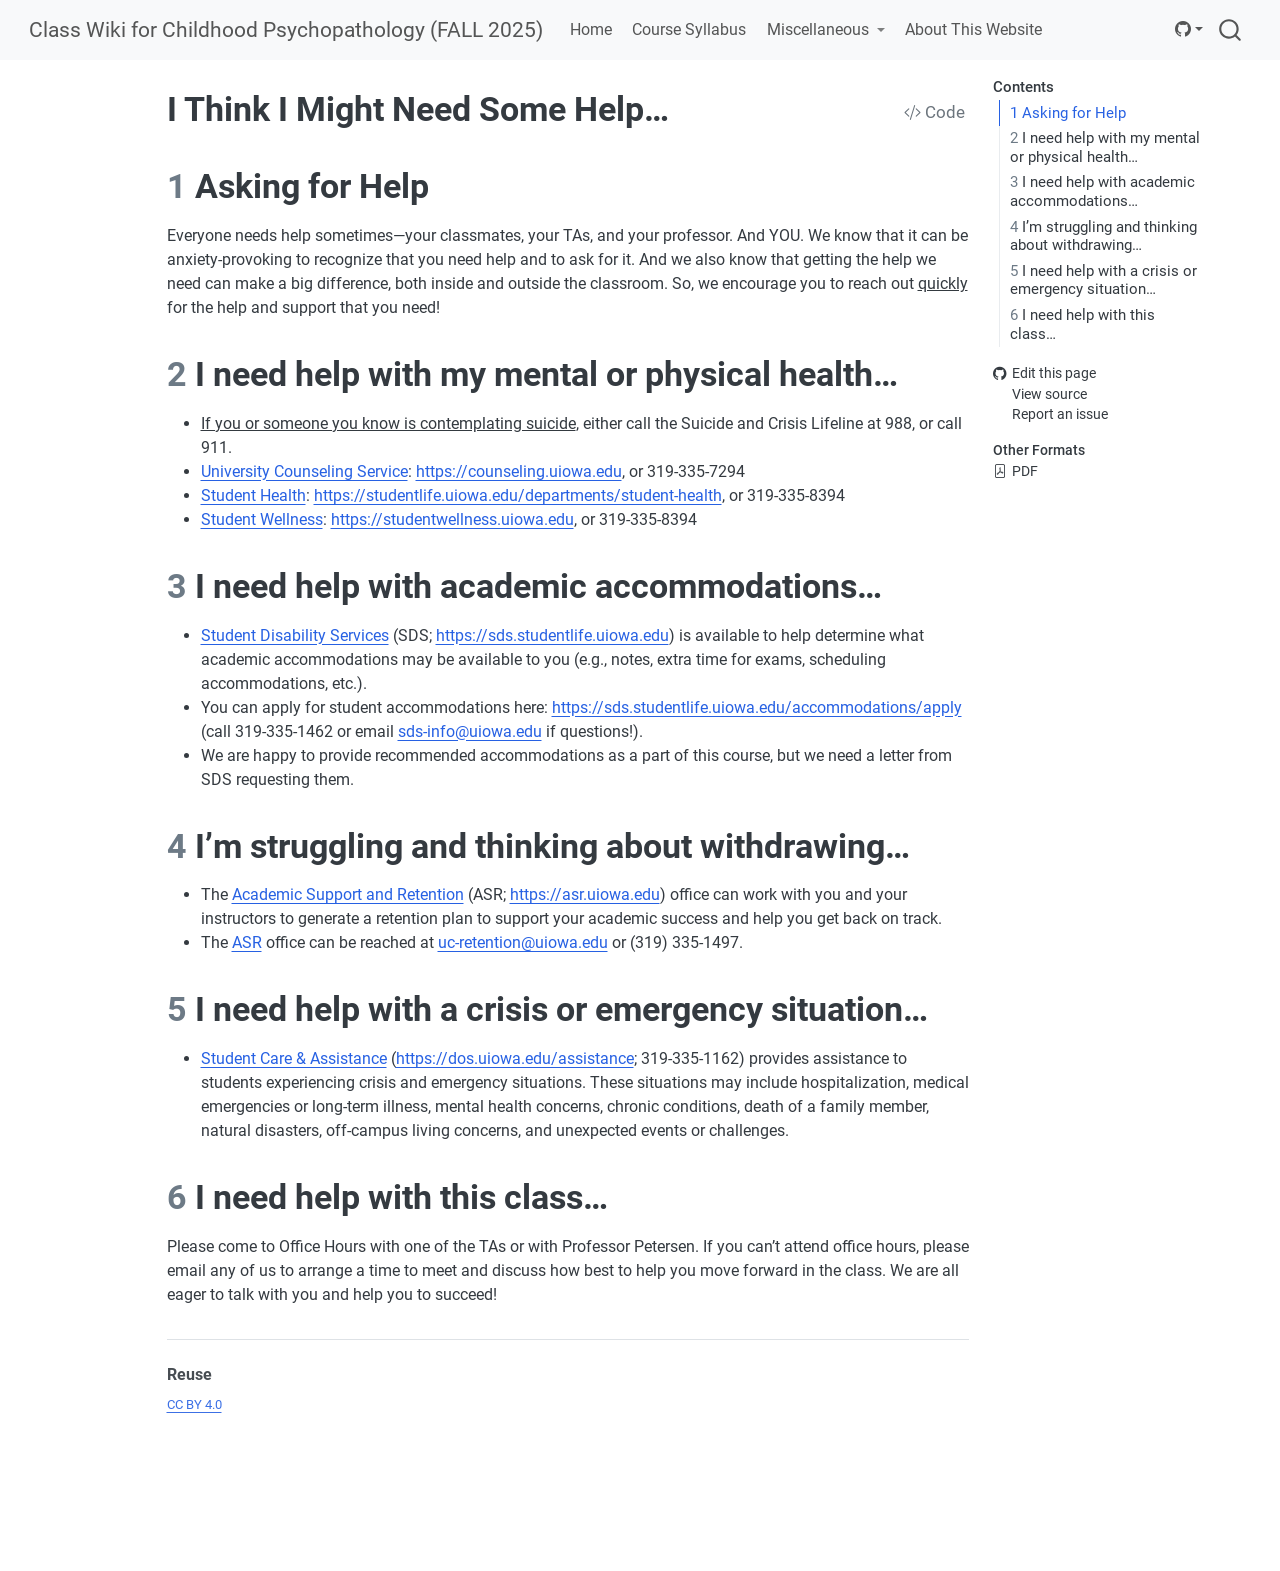
<file: help.html>
<!DOCTYPE html>
<html xmlns="http://www.w3.org/1999/xhtml" lang="en" xml:lang="en"><head>

<meta charset="utf-8">
<meta name="generator" content="quarto-1.11.9">

<meta name="viewport" content="width=device-width, initial-scale=1.0, user-scalable=yes">

<meta name="author" content="Isaac T. Petersen">
<meta name="dcterms.date" content="today">

<title>I Think I Might Need Some Help… – Class Wiki for Childhood Psychopathology (FALL 2025)</title>
<style>
/* Default styles provided by pandoc.
** See https://pandoc.org/MANUAL.html#variables-for-html for config info.
*/
span.smallcaps{font-variant: small-caps;}
div.columns{display: flex; gap: 1.5em;}
div.column{flex: auto;}
@media screen {
div.columns{gap: min(4vw, 1.5em);}
div.column{overflow-x: auto;}
}
div.hanging-indent{margin-left: 1.5em; text-indent: -1.5em;}
ul.task-list{list-style: none;}
ul.task-list li input[type="checkbox"] {
  width: 0.8em;
  margin: 0 0.8em 0.2em -1em; /* quarto-specific, see https://github.com/quarto-dev/quarto-cli/issues/4556 */ 
  vertical-align: middle;
}
/* CSS for syntax highlighting */
html { -webkit-text-size-adjust: 100%; }
pre > code.sourceCode { white-space: pre; position: relative; }
pre > code.sourceCode > span { display: inline-block; line-height: 1.25; }
pre > code.sourceCode > span:empty { height: 1.2em; }
.sourceCode { overflow: visible; }
code.sourceCode > span { color: inherit; text-decoration: inherit; }
div.sourceCode { margin: 1em 0; }
pre.sourceCode { margin: 0; }
@media screen {
div.sourceCode { overflow: auto; }
}
@media print {
pre > code.sourceCode { white-space: pre-wrap; }
pre > code.sourceCode > span { text-indent: -5em; padding-left: 5em; }
}
pre.numberSource code
  { counter-reset: source-line 0; }
pre.numberSource code > span
  { position: relative; left: -4em; counter-increment: source-line; }
pre.numberSource code > span > a:first-child::before
  { content: counter(source-line);
    position: relative; left: -1em; text-align: right; vertical-align: baseline;
    border: none; display: inline-block;
    -webkit-touch-callout: none; -webkit-user-select: none;
    -khtml-user-select: none; -moz-user-select: none;
    -ms-user-select: none; user-select: none;
    padding: 0 4px; width: 4em;
  }
pre.numberSource { margin-left: 3em;  padding-left: 4px; }
div.sourceCode
  {   }
@media screen {
pre > code.sourceCode > span > a:first-child::before { text-decoration: underline; }
}
</style>


<script src="site_libs/quarto-nav/quarto-nav.js"></script>
<script src="site_libs/quarto-nav/headroom.min.js"></script>
<script src="site_libs/clipboard/clipboard.min.js"></script>
<script src="site_libs/quarto-search/autocomplete.umd.js"></script>
<script src="site_libs/quarto-search/fuse.min.js"></script>
<script src="site_libs/quarto-search/quarto-search.js"></script>
<meta name="quarto:offset" content="./">
<script src="site_libs/quarto-html/quarto.js" type="module"></script>
<script src="site_libs/quarto-html/tabsets/tabsets.js" type="module"></script>
<script src="site_libs/quarto-html/scrollable-regions/scrollable-regions.js" type="module"></script>
<script src="site_libs/quarto-html/popper.min.js"></script>
<script src="site_libs/quarto-html/tippy.umd.min.js"></script>
<script src="site_libs/quarto-html/anchor.min.js"></script>
<link href="site_libs/quarto-html/tippy.css" rel="stylesheet">
<link href="site_libs/quarto-html/quarto-syntax-highlighting-7b1528b1cba7e9f63f59baa7408a6f56.css" rel="stylesheet" id="quarto-text-highlighting-styles">
<script src="site_libs/bootstrap/bootstrap.min.js"></script>
<link href="site_libs/bootstrap/bootstrap-icons.css" rel="stylesheet">
<link href="site_libs/bootstrap/bootstrap-b47174e7aa2a6bb114b4a1c5a2bab08d.min.css" rel="stylesheet" append-hash="true" id="quarto-bootstrap" data-mode="light">
<script id="quarto-search-options" type="application/json">{
  "location": "navbar",
  "copy-button": false,
  "collapse-after": 3,
  "panel-placement": "end",
  "type": "overlay",
  "limit": 50,
  "keyboard-shortcut": [
    "f",
    "/",
    "s"
  ],
  "show-item-context": false,
  "language": {
    "search-no-results-text": "No results",
    "search-matching-documents-text": "matching documents",
    "search-copy-link-title": "Copy link to search",
    "search-hide-matches-text": "Hide additional matches",
    "search-more-match-text": "more match in this document",
    "search-more-matches-text": "more matches in this document",
    "search-clear-button-title": "Clear",
    "search-text-placeholder": "",
    "search-detached-cancel-button-title": "Cancel",
    "search-submit-button-title": "Submit",
    "search-label": "Search"
  }
}</script>
<script async="" src="https://www.googletagmanager.com/gtag/js?id=G-Q2P48ZXWTS"></script>

<script type="text/javascript">

window.dataLayer = window.dataLayer || [];
function gtag(){dataLayer.push(arguments);}
gtag('js', new Date());
gtag('config', 'G-Q2P48ZXWTS', { 'anonymize_ip': true});
</script>


<link rel="stylesheet" href="styles.css">
<link rel="stylesheet" href="includes/custom.css">
<link rel="stylesheet" href="font/css/roboto.css">
</head>

<body class="nav-fixed quarto-light"><a id="quarto-skip-link" class="visually-hidden-focusable" href="#quarto-document-content">Skip to main content</a>

<div id="quarto-search-results"></div>
  <header id="quarto-header" class="headroom fixed-top">
    <nav class="navbar navbar-expand-lg " data-bs-theme="dark" aria-label="Site">
      <div class="navbar-container container-fluid">
      <div class="navbar-brand-container mx-auto">
    <a class="navbar-brand" href="./index.html">
    <span class="navbar-title">Class Wiki for Childhood Psychopathology (FALL 2025)</span>
    </a>
  </div>
          <button class="navbar-toggler" type="button" data-bs-toggle="collapse" data-bs-target="#navbarCollapse" aria-controls="navbarCollapse" aria-expanded="false" aria-label="Toggle navigation" onclick="if (window.quartoToggleHeadroom) { window.quartoToggleHeadroom(); }">
  <span class="navbar-toggler-icon"></span>
</button>
          <div class="collapse navbar-collapse" id="navbarCollapse">
            <ul class="navbar-nav navbar-nav-scroll me-auto">
  <li class="nav-item">
    <a class="nav-link" href="./index.html"> 
<span class="menu-text">Home</span></a>
  </li>  
  <li class="nav-item">
    <a class="nav-link" href="./syllabus.html"> 
<span class="menu-text">Course Syllabus</span></a>
  </li>  
  <li class="nav-item dropdown ">
    <a class="nav-link dropdown-toggle" href="#" id="nav-menu-miscellaneous" role="link" data-bs-toggle="dropdown" aria-expanded="false">
 <span class="menu-text">Miscellaneous</span>
    </a>
    <ul class="dropdown-menu" aria-labelledby="nav-menu-miscellaneous">    
        <li>
    <a class="dropdown-item" href="./help.html">
 <span class="dropdown-text">I Think I Might Need Some Help…</span></a>
  </li>  
        <li>
    <a class="dropdown-item" href="./devpsylab.html">
 <span class="dropdown-text">Opportunity to Join My Research Lab!</span></a>
  </li>  
    </ul>
  </li>
  <li class="nav-item">
    <a class="nav-link" href="./about.html"> 
<span class="menu-text">About This Website</span></a>
  </li>  
</ul>
          </div> <!-- /navcollapse -->
            <div class="quarto-navbar-tools">
    <div class="dropdown">
      <a href="" title="" id="quarto-navigation-tool-dropdown-0" class="quarto-navigation-tool dropdown-toggle px-1" data-bs-toggle="dropdown" aria-expanded="false" role="link" aria-label=""><i class="bi bi-github"></i></a>
      <ul class="dropdown-menu" aria-labelledby="quarto-navigation-tool-dropdown-0">
          <li>
            <a class="dropdown-item quarto-navbar-tools-item" href="https://github.com/isaactpetersen/psy-3330-2025-fall">
            Source Code
            </a>
          </li>
          <li>
            <a class="dropdown-item quarto-navbar-tools-item" href="https://github.com/isaactpetersen/psy-3330-2025-fall/issues/new">
            Report a Bug
            </a>
          </li>
      </ul>
    </div>
</div>
            <div id="quarto-search" class="" title="Search"></div>
      </div> <!-- /container-fluid -->
    </nav>
</header>
<!-- content -->
<div id="quarto-content" class="quarto-container page-columns page-rows-contents page-layout-article page-navbar">
<!-- sidebar -->
<!-- margin-sidebar -->
    <div id="quarto-margin-sidebar" class="sidebar margin-sidebar">
        <nav id="TOC" role="doc-toc" aria-labelledby="toc-title" class="toc-active">
    <h2 id="toc-title">Contents</h2>
   
  <ul>
  <li><a href="#asking-for-help" id="toc-asking-for-help" class="nav-link active" data-scroll-target="#asking-for-help"><span class="header-section-number">1</span> Asking for Help</a></li>
  <li><a href="#i-need-help-with-my-mental-or-physical-health" id="toc-i-need-help-with-my-mental-or-physical-health" class="nav-link" data-scroll-target="#i-need-help-with-my-mental-or-physical-health"><span class="header-section-number">2</span> I need help with my mental or physical health…</a></li>
  <li><a href="#i-need-help-with-academic-accommodations" id="toc-i-need-help-with-academic-accommodations" class="nav-link" data-scroll-target="#i-need-help-with-academic-accommodations"><span class="header-section-number">3</span> I need help with academic accommodations…</a></li>
  <li><a href="#im-struggling-and-thinking-about-withdrawing" id="toc-im-struggling-and-thinking-about-withdrawing" class="nav-link" data-scroll-target="#im-struggling-and-thinking-about-withdrawing"><span class="header-section-number">4</span> I’m struggling and thinking about withdrawing…</a></li>
  <li><a href="#i-need-help-with-a-crisis-or-emergency-situation" id="toc-i-need-help-with-a-crisis-or-emergency-situation" class="nav-link" data-scroll-target="#i-need-help-with-a-crisis-or-emergency-situation"><span class="header-section-number">5</span> I need help with a crisis or emergency situation…</a></li>
  <li><a href="#i-need-help-with-this-class" id="toc-i-need-help-with-this-class" class="nav-link" data-scroll-target="#i-need-help-with-this-class"><span class="header-section-number">6</span> I need help with this class…</a></li>
  </ul>
<div class="toc-actions"><ul><li><a href="https://github.com/isaactpetersen/psy-3330-2025-fall/edit/main/help.qmd" class="toc-action"><i class="bi bi-github"></i>Edit this page</a></li><li><a href="https://github.com/isaactpetersen/psy-3330-2025-fall/blob/main/help.qmd" class="toc-action"><i class="bi empty"></i>View source</a></li><li><a href="https://github.com/isaactpetersen/psy-3330-2025-fall/issues/new" class="toc-action"><i class="bi empty"></i>Report an issue</a></li></ul></div><div class="quarto-alternate-formats"><h2>Other Formats</h2><ul><li><a href="help.pdf"><i class="bi bi-file-pdf"></i>PDF</a></li></ul></div></nav>
    </div>
<!-- main -->
<main class="content" id="quarto-document-content" tabindex="-1">

<header id="title-block-header" class="quarto-title-block default">
<div class="quarto-title">
<div class="quarto-title-block"><div><h1 class="title">I Think I Might Need Some Help…</h1><button type="button" class="btn code-tools-button" id="quarto-code-tools-source"><i class="bi"></i> Code</button></div></div>
</div>



<div class="quarto-title-meta">

    
  
    
  </div>
  


</header>


<section id="asking-for-help" class="level1" data-number="1">
<h1 data-number="1"><span class="header-section-number">1</span> Asking for Help</h1>
<p>Everyone needs help sometimes—your classmates, your TAs, and your professor. And YOU. We know that it can be anxiety-provoking to recognize that you need help and to ask for it. And we also know that getting the help we need can make a big difference, both inside and outside the classroom. So, we encourage you to reach out <u>quickly</u> for the help and support that you need!</p>
</section>
<section id="i-need-help-with-my-mental-or-physical-health" class="level1" data-number="2">
<h1 data-number="2"><span class="header-section-number">2</span> I need help with my mental or physical health…</h1>
<ul>
<li><u>If you or someone you know is contemplating suicide</u>, either call the Suicide and Crisis Lifeline at 988, or call 911.</li>
<li><a href="https://counseling.uiowa.edu">University Counseling Service</a>: <a href="https://counseling.uiowa.edu" class="uri">https://counseling.uiowa.edu</a>, or 319-335-7294</li>
<li><a href="https://studentlife.uiowa.edu/departments/student-health">Student Health</a>: <a href="https://studentlife.uiowa.edu/departments/student-health" class="uri">https://studentlife.uiowa.edu/departments/student-health</a>, or 319-335-8394</li>
<li><a href="https://studentwellness.uiowa.edu">Student Wellness</a>: <a href="https://studentwellness.uiowa.edu" class="uri">https://studentwellness.uiowa.edu</a>, or 319-335-8394</li>
</ul>
</section>
<section id="i-need-help-with-academic-accommodations" class="level1" data-number="3">
<h1 data-number="3"><span class="header-section-number">3</span> I need help with academic accommodations…</h1>
<ul>
<li><a href="https://sds.studentlife.uiowa.edu">Student Disability Services</a> (SDS; <a href="https://sds.studentlife.uiowa.edu" class="uri">https://sds.studentlife.uiowa.edu</a>) is available to help determine what academic accommodations may be available to you (e.g., notes, extra time for exams, scheduling accommodations, etc.).</li>
<li>You can apply for student accommodations here: <a href="https://sds.studentlife.uiowa.edu/accommodations/apply" class="uri">https://sds.studentlife.uiowa.edu/accommodations/apply</a> (call 319-335-1462 or email <a href="mailto:sds-info@uiowa.edu">sds-info@uiowa.edu</a> if questions!).</li>
<li>We are happy to provide recommended accommodations as a part of this course, but we need a letter from SDS requesting them.</li>
</ul>
</section>
<section id="im-struggling-and-thinking-about-withdrawing" class="level1" data-number="4">
<h1 data-number="4"><span class="header-section-number">4</span> I’m struggling and thinking about withdrawing…</h1>
<ul>
<li>The <a href="https://asr.uiowa.edu">Academic Support and Retention</a> (ASR; <a href="https://asr.uiowa.edu" class="uri">https://asr.uiowa.edu</a>) office can work with you and your instructors to generate a retention plan to support your academic success and help you get back on track.</li>
<li>The <a href="https://asr.uiowa.edu">ASR</a> office can be reached at <a href="mailto:uc-retention@uiowa.edu">uc-retention@uiowa.edu</a> or (319) 335-1497.</li>
</ul>
</section>
<section id="i-need-help-with-a-crisis-or-emergency-situation" class="level1" data-number="5">
<h1 data-number="5"><span class="header-section-number">5</span> I need help with a crisis or emergency situation…</h1>
<ul>
<li><a href="https://dos.uiowa.edu/assistance">Student Care &amp; Assistance</a> (<a href="https://dos.uiowa.edu/assistance" class="uri">https://dos.uiowa.edu/assistance</a>; 319-335-1162) provides assistance to students experiencing crisis and emergency situations. These situations may include hospitalization, medical emergencies or long-term illness, mental health concerns, chronic conditions, death of a family member, natural disasters, off-campus living concerns, and unexpected events or challenges.</li>
</ul>
</section>
<section id="i-need-help-with-this-class" class="level1" data-number="6">
<h1 data-number="6"><span class="header-section-number">6</span> I need help with this class…</h1>
<p>Please come to Office Hours with one of the TAs or with Professor Petersen. If you can’t attend office hours, please email any of us to arrange a time to meet and discuss how best to help you move forward in the class. We are all eager to talk with you and help you to succeed!</p>


<!-- -->

</section>

<div id="quarto-appendix" class="default"><section class="quarto-appendix-contents" id="quarto-reuse"><h2 class="anchored quarto-appendix-heading">Reuse</h2><div class="quarto-appendix-contents"><div><a rel="license" href="https://creativecommons.org/licenses/by/4.0/">CC BY 4.0</a></div></div></section></div></main> <!-- /main -->
<script id="quarto-html-after-body" type="application/javascript">
  window.document.addEventListener("DOMContentLoaded", function (event) {
    const icon = "";
    const anchorJS = new window.AnchorJS();
    anchorJS.options = {
      placement: 'right',
      icon: icon
    };
    anchorJS.add('.anchored');
    const isCodeAnnotation = (el) => {
      for (const clz of el.classList) {
        if (clz.startsWith('code-annotation-')) {                     
          return true;
        }
      }
      return false;
    }
    const onCopySuccess = function(e) {
      // button target
      const button = e.trigger;
      // don't keep focus
      button.blur();
      // flash "checked"
      button.classList.add('code-copy-button-checked');
      var currentTitle = button.getAttribute("title");
      button.setAttribute("title", "Copied!");
      let tooltip;
      if (window.bootstrap) {
        button.setAttribute("data-bs-toggle", "tooltip");
        button.setAttribute("data-bs-placement", "left");
        button.setAttribute("data-bs-title", "Copied!");
        tooltip = new bootstrap.Tooltip(button, 
          { trigger: "manual", 
            customClass: "code-copy-button-tooltip",
            offset: [0, -8]});
        tooltip.show();    
      }
      setTimeout(function() {
        if (tooltip) {
          tooltip.hide();
          button.removeAttribute("data-bs-title");
          button.removeAttribute("data-bs-toggle");
          button.removeAttribute("data-bs-placement");
        }
        button.setAttribute("title", currentTitle);
        button.classList.remove('code-copy-button-checked');
      }, 1000);
      // clear code selection
      e.clearSelection();
    }
    const getTextToCopy = function(trigger) {
      const outerScaffold = trigger.parentElement.cloneNode(true);
      const codeEl = outerScaffold.querySelector('code');
      for (const childEl of codeEl.children) {
        if (isCodeAnnotation(childEl)) {
          childEl.remove();
        }
      }
      return codeEl.innerText;
    }
    const clipboard = new window.ClipboardJS('.code-copy-button:not([data-in-quarto-modal])', {
      text: getTextToCopy
    });
    clipboard.on('success', onCopySuccess);
    if (window.document.getElementById('quarto-embedded-source-code-modal')) {
      const clipboardModal = new window.ClipboardJS('.code-copy-button[data-in-quarto-modal]', {
        text: getTextToCopy,
        container: window.document.getElementById('quarto-embedded-source-code-modal')
      });
      clipboardModal.on('success', onCopySuccess);
    }
    const viewSource = window.document.getElementById('quarto-view-source') ||
                       window.document.getElementById('quarto-code-tools-source');
    if (viewSource) {
      const sourceUrl = viewSource.getAttribute("data-quarto-source-url");
      viewSource.addEventListener("click", function(e) {
        if (sourceUrl) {
          // rstudio viewer pane
          if (/\bcapabilities=\b/.test(window.location)) {
            window.open(sourceUrl);
          } else {
            window.location.href = sourceUrl;
          }
        } else {
          const modal = new bootstrap.Modal(document.getElementById('quarto-embedded-source-code-modal'));
          modal.show();
        }
        return false;
      });
    }
    function toggleCodeHandler(show) {
      return function(e) {
        const cellDetails = window.document.querySelectorAll(".cell details.code-fold");
        for (let i=0; i<cellDetails.length; i++) {
          const details = cellDetails[i];
          if (show) {
            details.open = true;
          } else {
            details.removeAttribute("open");
          }
        }
        const cellCodeDivs = window.document.querySelectorAll(".cell div.sourceCode.cell-code");
        const fromCls = show ? "hidden" : "unhidden";
        const toCls = show ? "unhidden" : "hidden";
        for (let i=0; i<cellCodeDivs.length; i++) {
          const codeDiv = cellCodeDivs[i];
          if (codeDiv.classList.contains(fromCls)) {
            codeDiv.classList.remove(fromCls);
            codeDiv.classList.add(toCls);
          } 
        }
        return false;
      }
    }
    const hideAllCode = window.document.getElementById("quarto-hide-all-code");
    if (hideAllCode) {
      hideAllCode.addEventListener("click", toggleCodeHandler(false));
    }
    const showAllCode = window.document.getElementById("quarto-show-all-code");
    if (showAllCode) {
      showAllCode.addEventListener("click", toggleCodeHandler(true));
    }
      var localhostRegex = new RegExp(/^(?:http|https):\/\/localhost\:?[0-9]*\//);
      var mailtoRegex = new RegExp(/^mailto:/);
        var filterRegex = new RegExp("https:\/\/isaactpetersen\.github\.io\/psy-3330-2025-fall\/");
      const newWindowLabel = "(opens in a new tab)";
      const newWindowNoteId = "quarto-ext-newwindow-label";
      // Links reference one hidden label through aria-describedby, so the
      // announcement never changes their accessible name.
      var describeNewWindow = (link) => {
        if (!window.document.getElementById(newWindowNoteId)) {
          var newWindowNote = window.document.createElement("span");
          newWindowNote.id = newWindowNoteId;
          newWindowNote.hidden = true;
          newWindowNote.textContent = newWindowLabel;
          window.document.body.appendChild(newWindowNote);
        }
        var describedBy = (link.getAttribute("aria-describedby") || "").split(/\s+/).filter(Boolean);
        if (!describedBy.includes(newWindowNoteId)) {
          describedBy.push(newWindowNoteId);
          link.setAttribute("aria-describedby", describedBy.join(" "));
        }
      }
      var isInternal = (href) => {
          return filterRegex.test(href) || localhostRegex.test(href) || mailtoRegex.test(href);
      }
      // Inspect non-navigation links and adorn them if external
      window.quartoDecorateExternalLinks = function (root) {
     var links = (root || window.document).querySelectorAll('a[href]:not(.nav-link):not(.navbar-brand):not(.toc-action):not(.sidebar-link):not(.sidebar-item-toggle):not(.pagination-link):not(.no-external):not([aria-hidden]):not(.dropdown-item):not(.quarto-navigation-tool):not(.about-link)');
      for (var i=0; i<links.length; i++) {
        const link = links[i];
        if (!isInternal(link.href)) {
          // undo the damage that might have been done by quarto-nav.js in the case of
          // links that we want to consider external
          if (link.dataset.originalHref !== undefined) {
            link.href = link.dataset.originalHref;
          }
            // target, if specified
            link.setAttribute("target", "_blank");
            if (link.getAttribute("rel") === null) {
              link.setAttribute("rel", "noopener");
            }
            describeNewWindow(link);
          if (!link.classList.contains('no-external-icon')) {
          }
        }
      }
      };
      window.quartoDecorateExternalLinks(window.document);
    // Esc closes the popup (WCAG 1.4.13) and focus leaving both trigger and
    // popup closes it (WCAG 2.4.11); tippy handles neither for interactive popups.
    const hideOnEscAndFocusOut = {
      name: 'hideOnEscAndFocusOut',
      defaultValue: true,
      fn(instance) {
        const dismiss = () => {
          // A show scheduled by the trigger delay would otherwise reopen it
          instance.clearDelayTimeouts();
          instance.hide();
        };
        const onKeyDown = (event) => {
          if (event.key !== 'Escape') {
            return;
          }
          // Keep Esc from also reaching page handlers (e.g. reveal.js overview),
          // except an open reveal.js slide menu, which Esc should close too.
          // The menu handles keys only when its keyboard option is on.
          const menuHandlesEsc = window.Reveal?.getPlugin?.('menu')?.isOpen() &&
            window.Reveal.getConfig().menu?.keyboard !== false;
          if (!menuHandlesEsc) {
            event.stopPropagation();
          }
          if (instance.popper.contains(window.document.activeElement)) {
            // Disabled while refocusing so the focus trigger does not reopen it
            instance.disable();
            instance.reference.focus();
            instance.enable();
          }
          dismiss();
        };
        const onFocusOut = (event) => {
          const target = event.relatedTarget;
          if (target && !instance.reference.contains(target) &&
              !instance.popper.contains(target)) {
            dismiss();
          }
        };
        // On the trigger too: a click trigger (code-annotations: select) has no
        // blur handling. Attached for the instance's lifetime so leaving the
        // trigger also cancels a show still pending on the trigger delay.
        instance.reference.addEventListener('focusout', onFocusOut);
        return {
          onShow() {
            window.document.addEventListener('keydown', onKeyDown, true);
            instance.popper.addEventListener('focusout', onFocusOut);
          },
          onHide() {
            window.document.removeEventListener('keydown', onKeyDown, true);
            instance.popper.removeEventListener('focusout', onFocusOut);
          },
          onDestroy() {
            instance.reference.removeEventListener('focusout', onFocusOut);
          },
        };
      },
    };
    function tippyHover(el, contentFn, onTriggerFn, onUntriggerFn) {
      const config = {
        allowHTML: true,
        maxWidth: 500,
        delay: 100,
        arrow: false,
        appendTo: function(el) {
            return el.parentElement;
        },
        interactive: true,
        interactiveBorder: 10,
        theme: 'quarto',
        placement: 'bottom-start',
        plugins: [hideOnEscAndFocusOut],
      };
      if (contentFn) {
        config.content = contentFn;
      }
      if (onTriggerFn) {
        config.onTrigger = onTriggerFn;
      }
      if (onUntriggerFn) {
        config.onUntrigger = onUntriggerFn;
      }
      window.tippy(el, config); 
    }
    const noterefs = window.document.querySelectorAll('a[role="doc-noteref"]');
    for (var i=0; i<noterefs.length; i++) {
      const ref = noterefs[i];
      tippyHover(ref, function() {
        // use id or data attribute instead here
        let href = ref.getAttribute('data-footnote-href') || ref.getAttribute('href');
        try { href = new URL(href).hash; } catch {}
        const id = href.replace(/^#\/?/, "");
        const note = window.document.getElementById(id);
        if (note) {
          return note.innerHTML;
        } else {
          return "";
        }
      });
    }
    const xrefs = window.document.querySelectorAll('a.quarto-xref');
    const processXRef = (id, note) => {
      // Strip column container classes
      const stripColumnClz = (el) => {
        el.classList.remove("page-full", "page-columns");
        if (el.children) {
          for (const child of el.children) {
            stripColumnClz(child);
          }
        }
      }
      stripColumnClz(note)
      if (id === null || id.startsWith('sec-')) {
        // Special case sections, only their first couple elements
        const container = document.createElement("div");
        if (note.children && note.children.length > 2) {
          container.appendChild(note.children[0].cloneNode(true));
          for (let i = 1; i < note.children.length; i++) {
            const child = note.children[i];
            if (child.tagName === "P" && child.innerText === "") {
              continue;
            } else {
              container.appendChild(child.cloneNode(true));
              break;
            }
          }
          if (window.Quarto?.typesetMath) {
            window.Quarto.typesetMath(container);
          }
          return container.innerHTML
        } else {
          if (window.Quarto?.typesetMath) {
            window.Quarto.typesetMath(note);
          }
          return note.innerHTML;
        }
      } else {
        // Remove any anchor links if they are present
        const anchorLink = note.querySelector('a.anchorjs-link');
        if (anchorLink) {
          anchorLink.remove();
        }
        if (window.Quarto?.typesetMath) {
          window.Quarto.typesetMath(note);
        }
        if (note.classList.contains("callout")) {
          return note.outerHTML;
        } else {
          return note.innerHTML;
        }
      }
    }
    for (var i=0; i<xrefs.length; i++) {
      const xref = xrefs[i];
      tippyHover(xref, undefined, function(instance) {
        instance.disable();
        let url = xref.getAttribute('href');
        let hash = undefined; 
        if (url.startsWith('#')) {
          hash = url;
        } else {
          try { hash = new URL(url).hash; } catch {}
        }
        if (hash) {
          const id = hash.replace(/^#\/?/, "");
          const note = window.document.getElementById(id);
          if (note !== null) {
            try {
              const html = processXRef(id, note.cloneNode(true));
              instance.setContent(html);
            } finally {
              instance.enable();
              instance.show();
            }
          } else {
            // See if we can fetch this
            fetch(url.split('#')[0])
            .then(res => res.text())
            .then(html => {
              const parser = new DOMParser();
              const htmlDoc = parser.parseFromString(html, "text/html");
              const note = htmlDoc.getElementById(id);
              if (note !== null) {
                const html = processXRef(id, note);
                instance.setContent(html);
              } 
            }).finally(() => {
              instance.enable();
              instance.show();
            });
          }
        } else {
          // See if we can fetch a full url (with no hash to target)
          // This is a special case and we should probably do some content thinning / targeting
          fetch(url)
          .then(res => res.text())
          .then(html => {
            const parser = new DOMParser();
            const htmlDoc = parser.parseFromString(html, "text/html");
            const note = htmlDoc.querySelector('main.content');
            if (note !== null) {
              // This should only happen for chapter cross references
              // (since there is no id in the URL)
              // remove the first header
              if (note.children.length > 0 && note.children[0].tagName === "HEADER") {
                note.children[0].remove();
              }
              const html = processXRef(null, note);
              instance.setContent(html);
            } 
          }).finally(() => {
            instance.enable();
            instance.show();
          });
        }
      }, function(instance) {
      });
    }
        let selectedAnnoteEl;
        const selectorForAnnotation = ( cell, annotation) => {
          let cellAttr = 'data-code-cell="' + cell + '"';
          let lineAttr = 'data-code-annotation="' +  annotation + '"';
          const selector = 'span[' + cellAttr + '][' + lineAttr + ']';
          return selector;
        }
        const selectCodeLines = (annoteEl) => {
          const doc = window.document;
          const targetCell = annoteEl.getAttribute("data-target-cell");
          const targetAnnotation = annoteEl.getAttribute("data-target-annotation");
          const annoteSpan = window.document.querySelector(selectorForAnnotation(targetCell, targetAnnotation));
          const lines = annoteSpan.getAttribute("data-code-lines").split(",");
          const lineIds = lines.map((line) => {
            return targetCell + "-" + line;
          })
          // Each band is positioned against its own containing block, which is
          // not the offsetParent of the lines, so place it from client rects.
          const placeBand = (band, firstEl, lastEl, codeBlock) => {
            const container = band.offsetParent;
            if (container === null) {
              return;
            }
            const containerRect = container.getBoundingClientRect();
            // Reveal.js scales slides with a transform, so convert client
            // pixels back to the CSS pixels of the container.
            const scale = containerRect.height / container.offsetHeight || 1;
            const firstRect = firstEl.getBoundingClientRect();
            const lastRect = lastEl.getBoundingClientRect();
            const top = (firstRect.top - containerRect.top) / scale - container.clientTop + container.scrollTop;
            const height = (lastRect.bottom - firstRect.top) / scale;
            band.style.top = top - 2 + "px";
            band.style.height = height + 4 + "px";
            if (codeBlock) {
              // Without the copy button wrapper, the containing block is wider
              // than the code block, so span the code block explicitly.
              const blockRect = codeBlock.getBoundingClientRect();
              band.style.left = (blockRect.left - containerRect.left) / scale - container.clientLeft + container.scrollLeft + "px";
              band.style.width = blockRect.width / scale + "px";
            }
          };
          if (lineIds.length > 0) {
            const el = window.document.getElementById(lineIds[0]);
            const lastEl = window.document.getElementById(lineIds[lineIds.length - 1]);
            const parent = el.parentElement.parentElement;
            // cook up a div (if necessary) and position it
            let div = window.document.getElementById("code-annotation-line-highlight");
            if (div === null) {
              div = window.document.createElement("div");
              div.setAttribute("id", "code-annotation-line-highlight");
              div.style.position = 'absolute';
              parent.appendChild(div);
            }
            placeBand(div, el, lastEl, parent.closest("div.sourceCode") || parent);
            let gutterDiv = window.document.getElementById("code-annotation-line-highlight-gutter");
            if (gutterDiv === null) {
              gutterDiv = window.document.createElement("div");
              gutterDiv.setAttribute("id", "code-annotation-line-highlight-gutter");
              gutterDiv.style.position = 'absolute';
              const codeCell = window.document.getElementById(targetCell);
              const gutter = codeCell.querySelector('.code-annotation-gutter');
              gutter.appendChild(gutterDiv);
            }
            placeBand(gutterDiv, el, lastEl);
            selectedAnnoteEl = annoteEl;
          }
        };
        const unselectCodeLines = () => {
          const elementsIds = ["code-annotation-line-highlight", "code-annotation-line-highlight-gutter"];
          elementsIds.forEach((elId) => {
            const div = window.document.getElementById(elId);
            if (div) {
              div.remove();
            }
          });
          selectedAnnoteEl = undefined;
        };
          // Handle positioning of the toggle
      window.addEventListener(
        "resize",
        throttle(() => {
          elRect = undefined;
          if (selectedAnnoteEl) {
            selectCodeLines(selectedAnnoteEl);
          }
        }, 10)
      );
      function throttle(fn, ms) {
      let throttle = false;
      let timer;
        return (...args) => {
          if(!throttle) { // first call gets through
              fn.apply(this, args);
              throttle = true;
          } else { // all the others get throttled
              if(timer) clearTimeout(timer); // cancel #2
              timer = setTimeout(() => {
                fn.apply(this, args);
                timer = throttle = false;
              }, ms);
          }
        };
      }
        // Attach click handler to the DT
        const annoteDls = window.document.querySelectorAll('dt[data-target-cell]');
        for (const annoteDlNode of annoteDls) {
          annoteDlNode.addEventListener('click', (event) => {
            const clickedEl = event.target;
            if (clickedEl !== selectedAnnoteEl) {
              unselectCodeLines();
              const activeEl = window.document.querySelector('dt[data-target-cell].code-annotation-active');
              if (activeEl) {
                activeEl.classList.remove('code-annotation-active');
              }
              selectCodeLines(clickedEl);
              clickedEl.classList.add('code-annotation-active');
            } else {
              // Unselect the line
              unselectCodeLines();
              clickedEl.classList.remove('code-annotation-active');
            }
          });
        }
    const findCites = (el) => {
      const parentEl = el.parentElement;
      if (parentEl) {
        const cites = parentEl.dataset.cites;
        if (cites) {
          return {
            el,
            cites: cites.split(' ')
          };
        } else {
          return findCites(el.parentElement)
        }
      } else {
        return undefined;
      }
    };
    var bibliorefs = window.document.querySelectorAll('a[role="doc-biblioref"]');
    for (var i=0; i<bibliorefs.length; i++) {
      const ref = bibliorefs[i];
      const citeInfo = findCites(ref);
      if (citeInfo) {
        tippyHover(citeInfo.el, function() {
          var popup = window.document.createElement('div');
          citeInfo.cites.forEach(function(cite) {
            var citeDiv = window.document.createElement('div');
            citeDiv.classList.add('hanging-indent');
            citeDiv.classList.add('csl-entry');
            var biblioDiv = window.document.getElementById('ref-' + cite);
            if (biblioDiv) {
              citeDiv.innerHTML = biblioDiv.innerHTML;
            }
            popup.appendChild(citeDiv);
          });
          return popup.innerHTML;
        });
      }
    }
  });
  </script>
  <script type="application/javascript">
  window.quartoScrollableRegionsLabels = {"code":"Scrollable code","output":"Scrollable output"};
  </script><div class="modal fade" id="quarto-embedded-source-code-modal" tabindex="-1" aria-labelledby="quarto-embedded-source-code-modal-label" aria-hidden="true"><div class="modal-dialog modal-dialog-scrollable"><div class="modal-content"><div class="modal-header"><h5 class="modal-title" id="quarto-embedded-source-code-modal-label">Source Code</h5><button class="btn-close" data-bs-dismiss="modal"></button></div><div class="modal-body"><div class="">
<div class="code-copy-outer-scaffold"><div class="sourceCode" id="cb1" data-shortcodes="false"><pre class="sourceCode markdown code-with-copy"><code class="sourceCode markdown"><span id="cb1-1"><a href="#cb1-1" aria-hidden="true" tabindex="-1"></a><span class="co">---</span></span>
<span id="cb1-2"><a href="#cb1-2" aria-hidden="true" tabindex="-1"></a><span class="an">title:</span><span class="co"> "I Think I Might Need Some Help..."</span></span>
<span id="cb1-3"><a href="#cb1-3" aria-hidden="true" tabindex="-1"></a><span class="co">---</span></span>
<span id="cb1-4"><a href="#cb1-4" aria-hidden="true" tabindex="-1"></a></span>
<span id="cb1-5"><a href="#cb1-5" aria-hidden="true" tabindex="-1"></a><span class="fu"># Asking for Help</span></span>
<span id="cb1-6"><a href="#cb1-6" aria-hidden="true" tabindex="-1"></a></span>
<span id="cb1-7"><a href="#cb1-7" aria-hidden="true" tabindex="-1"></a>Everyone needs help sometimes—your classmates, your TAs, and your professor.</span>
<span id="cb1-8"><a href="#cb1-8" aria-hidden="true" tabindex="-1"></a>And YOU.</span>
<span id="cb1-9"><a href="#cb1-9" aria-hidden="true" tabindex="-1"></a>We know that it can be anxiety-provoking to recognize that you need help and to ask for it.</span>
<span id="cb1-10"><a href="#cb1-10" aria-hidden="true" tabindex="-1"></a>And we also know that getting the help we need can make a big difference, both inside and outside the classroom.</span>
<span id="cb1-11"><a href="#cb1-11" aria-hidden="true" tabindex="-1"></a>So, we encourage you to reach out <span class="dt">&lt;</span><span class="kw">u</span><span class="dt">&gt;</span>quickly<span class="dt">&lt;/</span><span class="kw">u</span><span class="dt">&gt;</span> for the help and support that you need!</span>
<span id="cb1-12"><a href="#cb1-12" aria-hidden="true" tabindex="-1"></a></span>
<span id="cb1-13"><a href="#cb1-13" aria-hidden="true" tabindex="-1"></a><span class="fu"># I need help with my mental or physical health...</span></span>
<span id="cb1-14"><a href="#cb1-14" aria-hidden="true" tabindex="-1"></a></span>
<span id="cb1-15"><a href="#cb1-15" aria-hidden="true" tabindex="-1"></a><span class="ss">- </span><span class="dt">&lt;</span><span class="kw">u</span><span class="dt">&gt;</span>If you or someone you know is contemplating suicide<span class="dt">&lt;/</span><span class="kw">u</span><span class="dt">&gt;</span>, either call the Suicide and Crisis Lifeline at 988, or call 911.</span>
<span id="cb1-16"><a href="#cb1-16" aria-hidden="true" tabindex="-1"></a><span class="ss">- </span><span class="co">[</span><span class="ot">University Counseling Service</span><span class="co">](https://counseling.uiowa.edu)</span>: <span class="ot">&lt;https://counseling.uiowa.edu&gt;</span>, or 319-335-7294</span>
<span id="cb1-17"><a href="#cb1-17" aria-hidden="true" tabindex="-1"></a><span class="ss">- </span><span class="co">[</span><span class="ot">Student Health</span><span class="co">](https://studentlife.uiowa.edu/departments/student-health)</span>: <span class="ot">&lt;https://studentlife.uiowa.edu/departments/student-health&gt;</span>, or 319-335-8394</span>
<span id="cb1-18"><a href="#cb1-18" aria-hidden="true" tabindex="-1"></a><span class="ss">- </span><span class="co">[</span><span class="ot">Student Wellness</span><span class="co">](https://studentwellness.uiowa.edu)</span>: <span class="ot">&lt;https://studentwellness.uiowa.edu&gt;</span>, or 319-335-8394</span>
<span id="cb1-19"><a href="#cb1-19" aria-hidden="true" tabindex="-1"></a></span>
<span id="cb1-20"><a href="#cb1-20" aria-hidden="true" tabindex="-1"></a><span class="fu"># I need help with academic accommodations...</span></span>
<span id="cb1-21"><a href="#cb1-21" aria-hidden="true" tabindex="-1"></a></span>
<span id="cb1-22"><a href="#cb1-22" aria-hidden="true" tabindex="-1"></a><span class="ss">- </span><span class="co">[</span><span class="ot">Student Disability Services</span><span class="co">](https://sds.studentlife.uiowa.edu)</span> (SDS; <span class="ot">&lt;https://sds.studentlife.uiowa.edu&gt;</span>) is available to help determine what academic accommodations may be available to you (e.g., notes, extra time for exams, scheduling accommodations, etc.).</span>
<span id="cb1-23"><a href="#cb1-23" aria-hidden="true" tabindex="-1"></a><span class="ss">- </span>You can apply for student accommodations here: <span class="ot">&lt;https://sds.studentlife.uiowa.edu/accommodations/apply&gt;</span> (call 319-335-1462 or email <span class="co">[</span><span class="ot">sds-info@uiowa.edu</span><span class="co">](mailto:sds-info@uiowa.edu)</span> if questions!).</span>
<span id="cb1-24"><a href="#cb1-24" aria-hidden="true" tabindex="-1"></a><span class="ss">- </span>We are happy to provide recommended accommodations as a part of this course, but we need a letter from SDS requesting them.</span>
<span id="cb1-25"><a href="#cb1-25" aria-hidden="true" tabindex="-1"></a></span>
<span id="cb1-26"><a href="#cb1-26" aria-hidden="true" tabindex="-1"></a><span class="fu"># I'm struggling and thinking about withdrawing...</span></span>
<span id="cb1-27"><a href="#cb1-27" aria-hidden="true" tabindex="-1"></a></span>
<span id="cb1-28"><a href="#cb1-28" aria-hidden="true" tabindex="-1"></a><span class="ss">- </span>The <span class="co">[</span><span class="ot">Academic Support and Retention</span><span class="co">](https://asr.uiowa.edu)</span> (ASR; <span class="ot">&lt;https://asr.uiowa.edu&gt;</span>) office can work with you and your instructors to generate a retention plan to support your academic success and help you get back on track.</span>
<span id="cb1-29"><a href="#cb1-29" aria-hidden="true" tabindex="-1"></a><span class="ss">- </span>The <span class="co">[</span><span class="ot">ASR</span><span class="co">](https://asr.uiowa.edu)</span> office can be reached at <span class="co">[</span><span class="ot">uc-retention@uiowa.edu</span><span class="co">](mailto:uc-retention@uiowa.edu)</span> or (319) 335-1497.</span>
<span id="cb1-30"><a href="#cb1-30" aria-hidden="true" tabindex="-1"></a></span>
<span id="cb1-31"><a href="#cb1-31" aria-hidden="true" tabindex="-1"></a><span class="fu"># I need help with a crisis or emergency situation...</span></span>
<span id="cb1-32"><a href="#cb1-32" aria-hidden="true" tabindex="-1"></a></span>
<span id="cb1-33"><a href="#cb1-33" aria-hidden="true" tabindex="-1"></a><span class="ss">- </span><span class="co">[</span><span class="ot">Student Care &amp; Assistance</span><span class="co">](https://dos.uiowa.edu/assistance)</span> (<span class="ot">&lt;https://dos.uiowa.edu/assistance&gt;</span>; 319-335-1162) provides assistance to students experiencing crisis and emergency situations.</span>
<span id="cb1-34"><a href="#cb1-34" aria-hidden="true" tabindex="-1"></a>These situations may include hospitalization, medical emergencies or long-term illness, mental health concerns, chronic conditions, death of a family member, natural disasters, off-campus living concerns, and unexpected events or challenges.</span>
<span id="cb1-35"><a href="#cb1-35" aria-hidden="true" tabindex="-1"></a></span>
<span id="cb1-36"><a href="#cb1-36" aria-hidden="true" tabindex="-1"></a><span class="fu"># I need help with this class...</span></span>
<span id="cb1-37"><a href="#cb1-37" aria-hidden="true" tabindex="-1"></a></span>
<span id="cb1-38"><a href="#cb1-38" aria-hidden="true" tabindex="-1"></a>Please come to Office Hours with one of the TAs or with Professor Petersen.</span>
<span id="cb1-39"><a href="#cb1-39" aria-hidden="true" tabindex="-1"></a>If you can't attend office hours, please email any of us to arrange a time to meet and discuss how best to help you move forward in the class.</span>
<span id="cb1-40"><a href="#cb1-40" aria-hidden="true" tabindex="-1"></a>We are all eager to talk with you and help you to succeed!</span></code></pre></div><button title="Copy to Clipboard" class="code-copy-button" data-in-quarto-modal=""><i class="bi"></i></button></div>
</div></div></div></div></div>
</div> <!-- /content -->




<footer class="footer"><div class="nav-footer"><div class="nav-footer-center"><div class="toc-actions d-sm-block d-md-none"><ul><li><a href="https://github.com/isaactpetersen/psy-3330-2025-fall/edit/main/help.qmd" class="toc-action"><i class="bi bi-github"></i>Edit this page</a></li><li><a href="https://github.com/isaactpetersen/psy-3330-2025-fall/blob/main/help.qmd" class="toc-action"><i class="bi empty"></i>View source</a></li><li><a href="https://github.com/isaactpetersen/psy-3330-2025-fall/issues/new" class="toc-action"><i class="bi empty"></i>Report an issue</a></li></ul></div></div></div></footer></body></html>
</file>
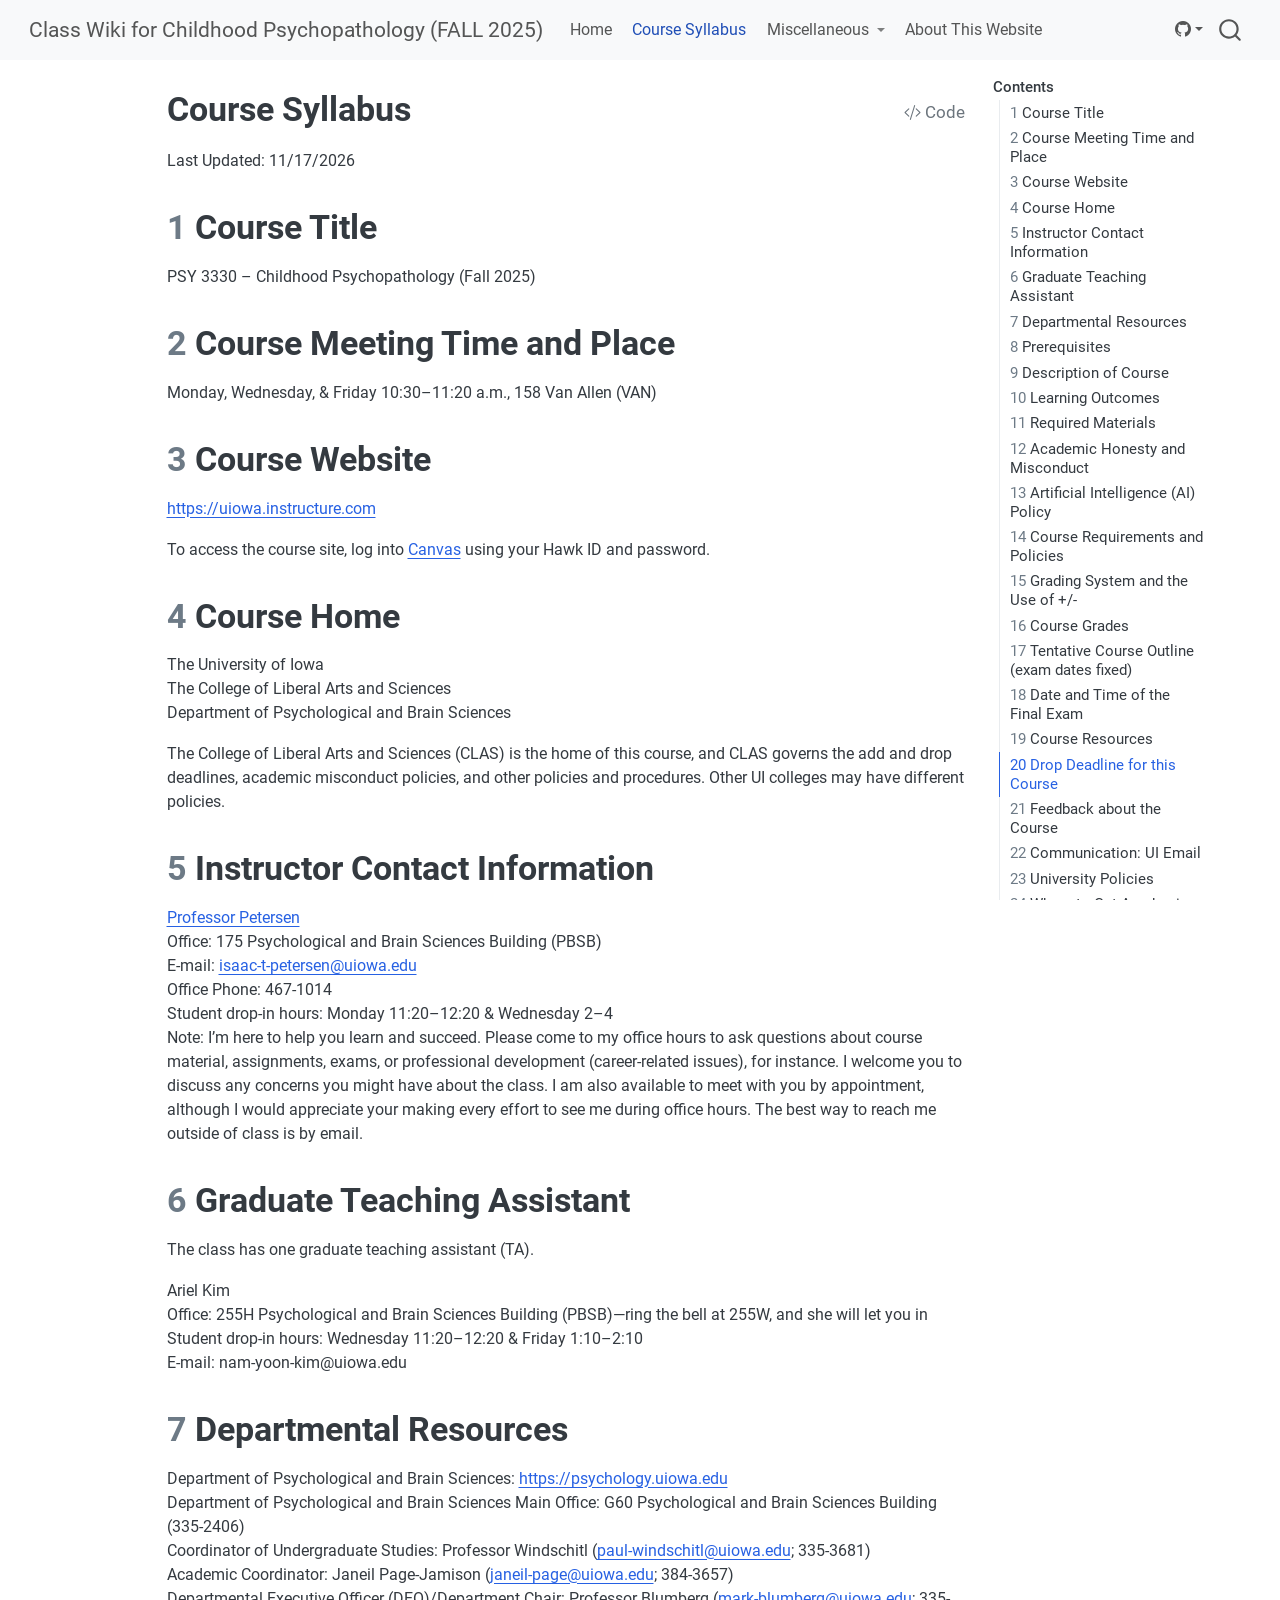
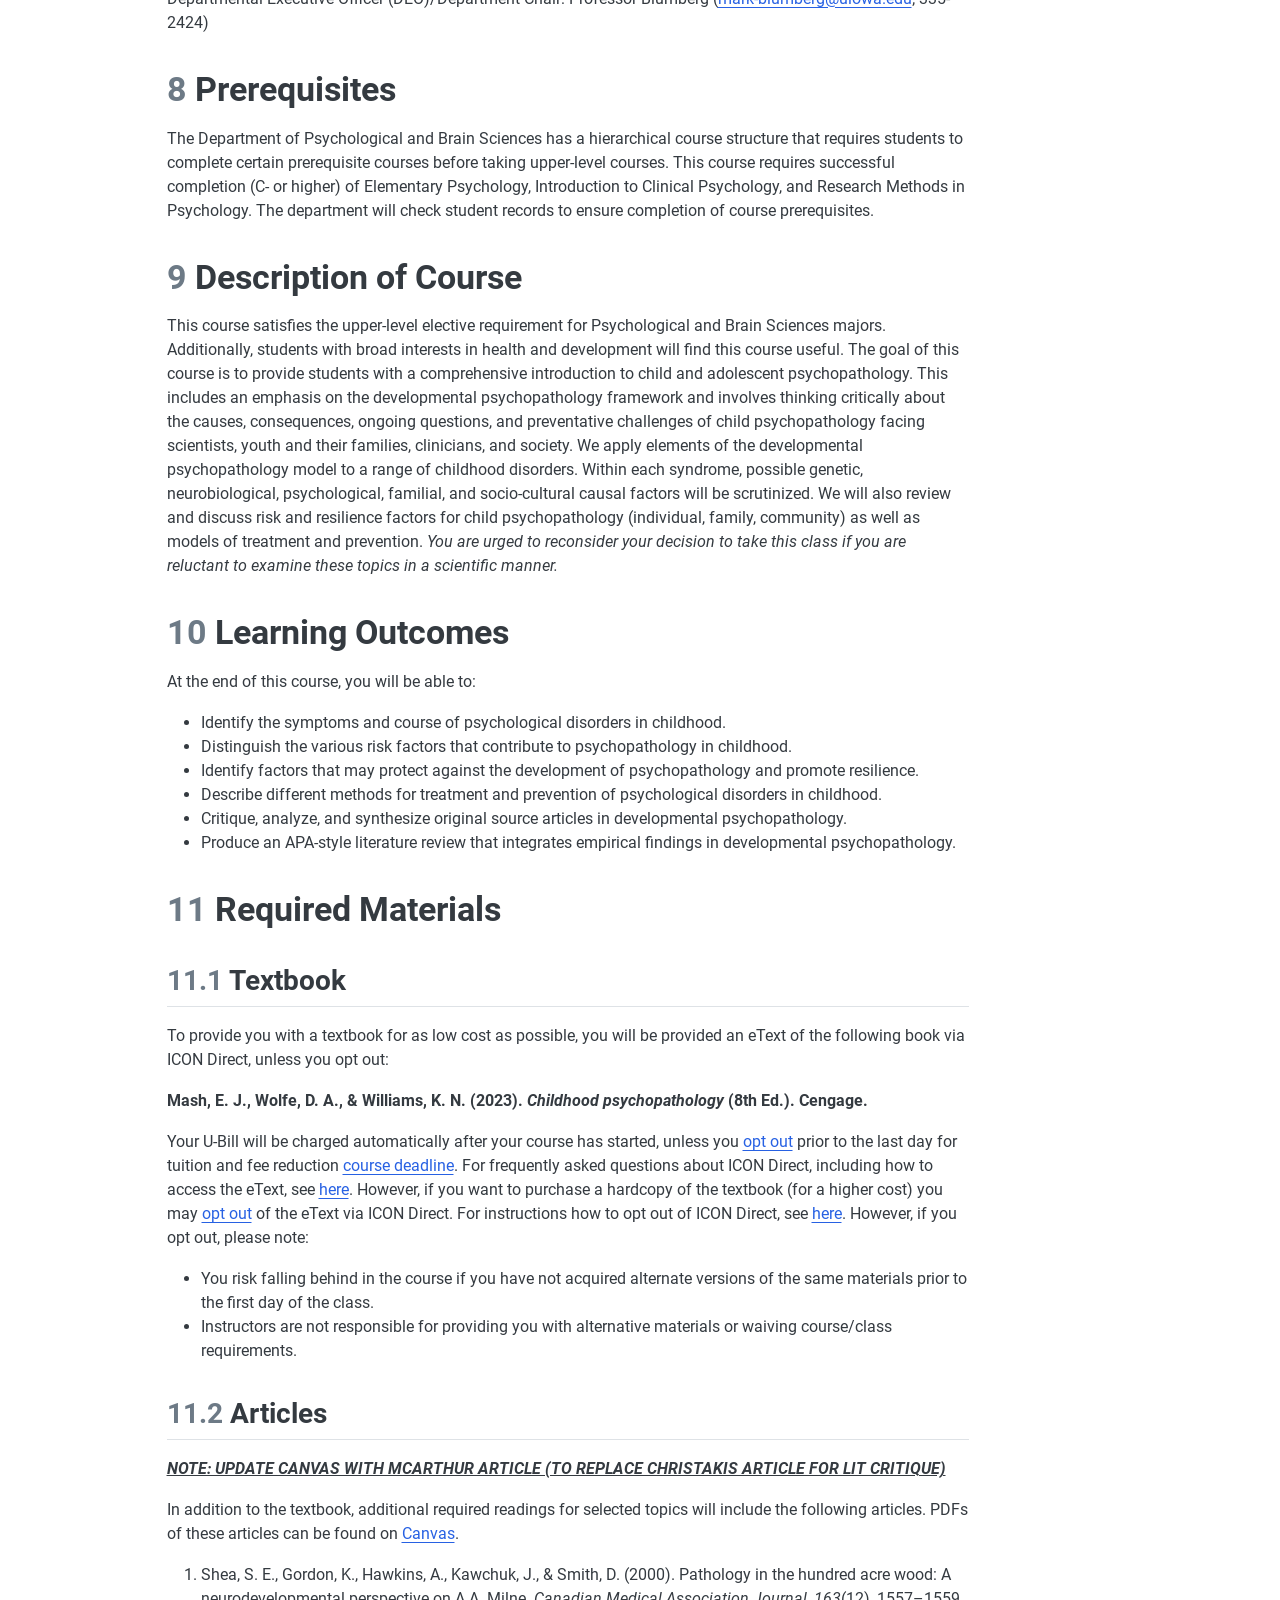
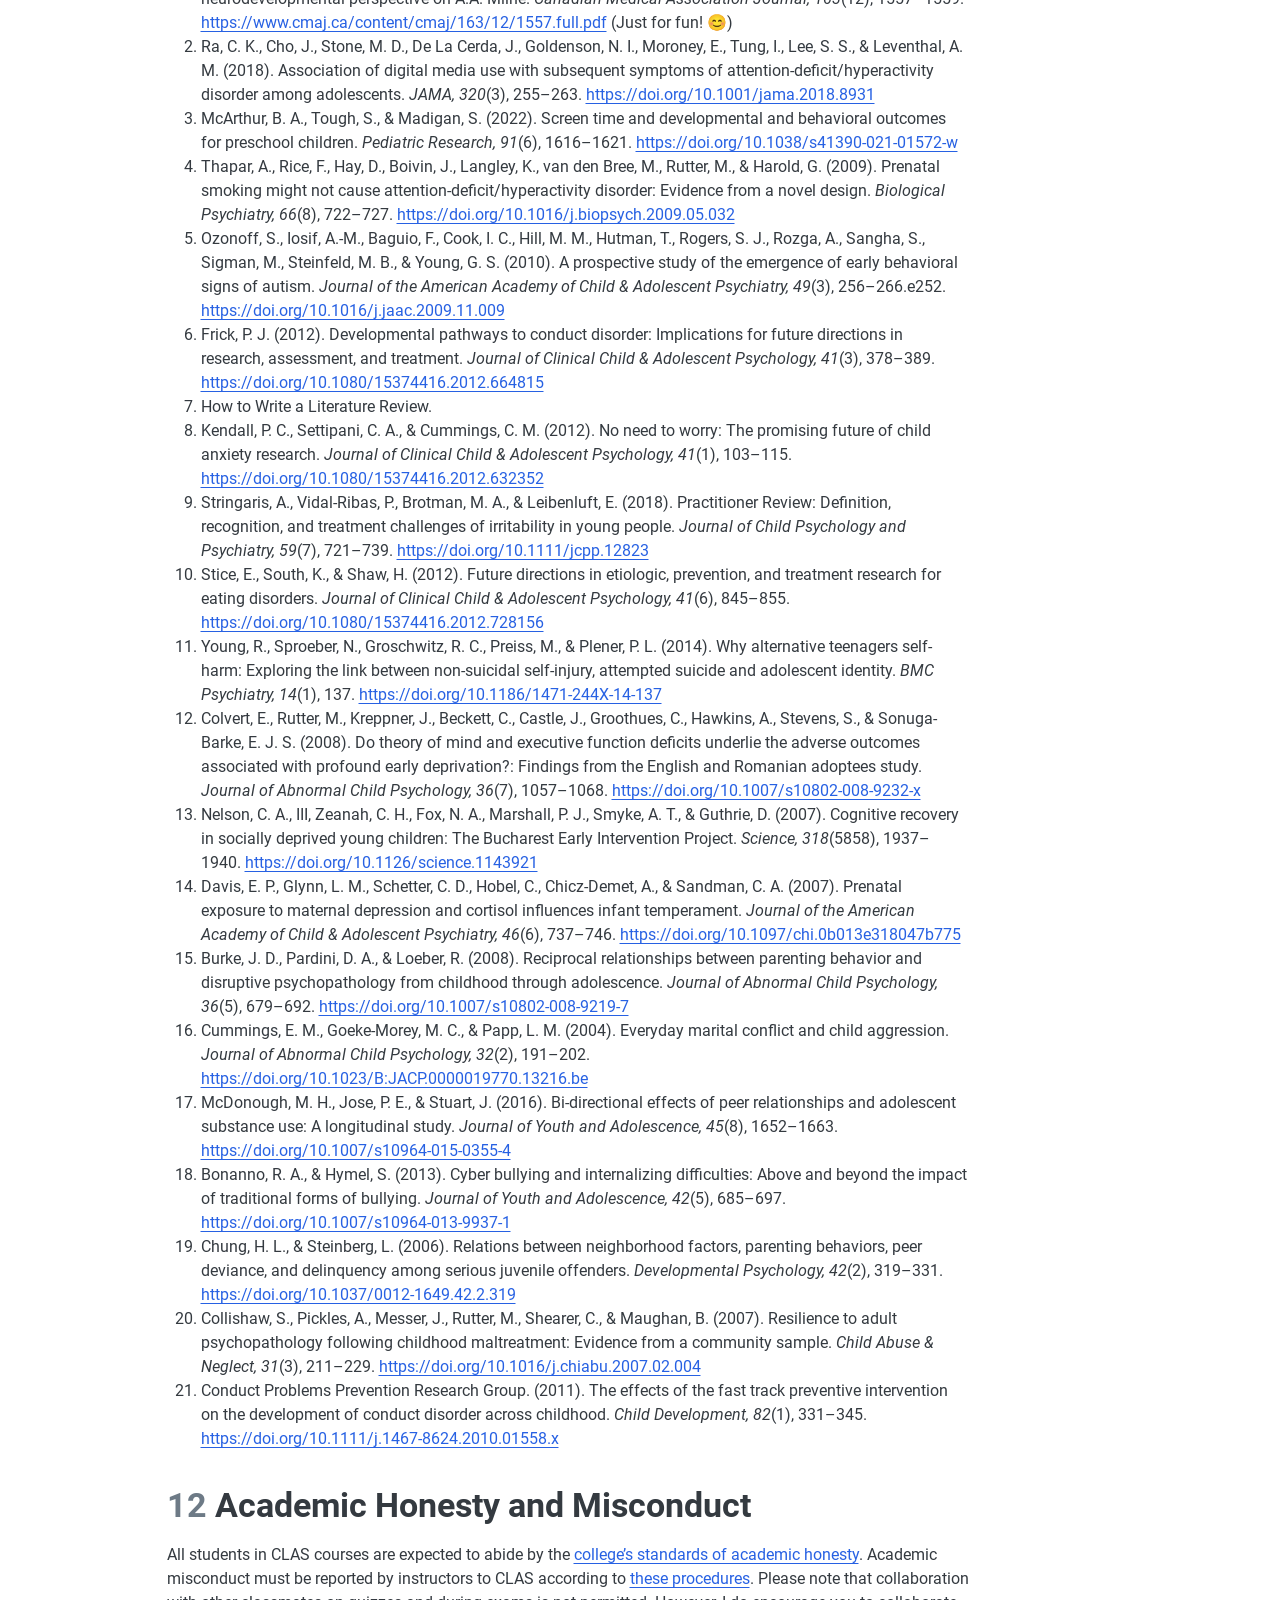
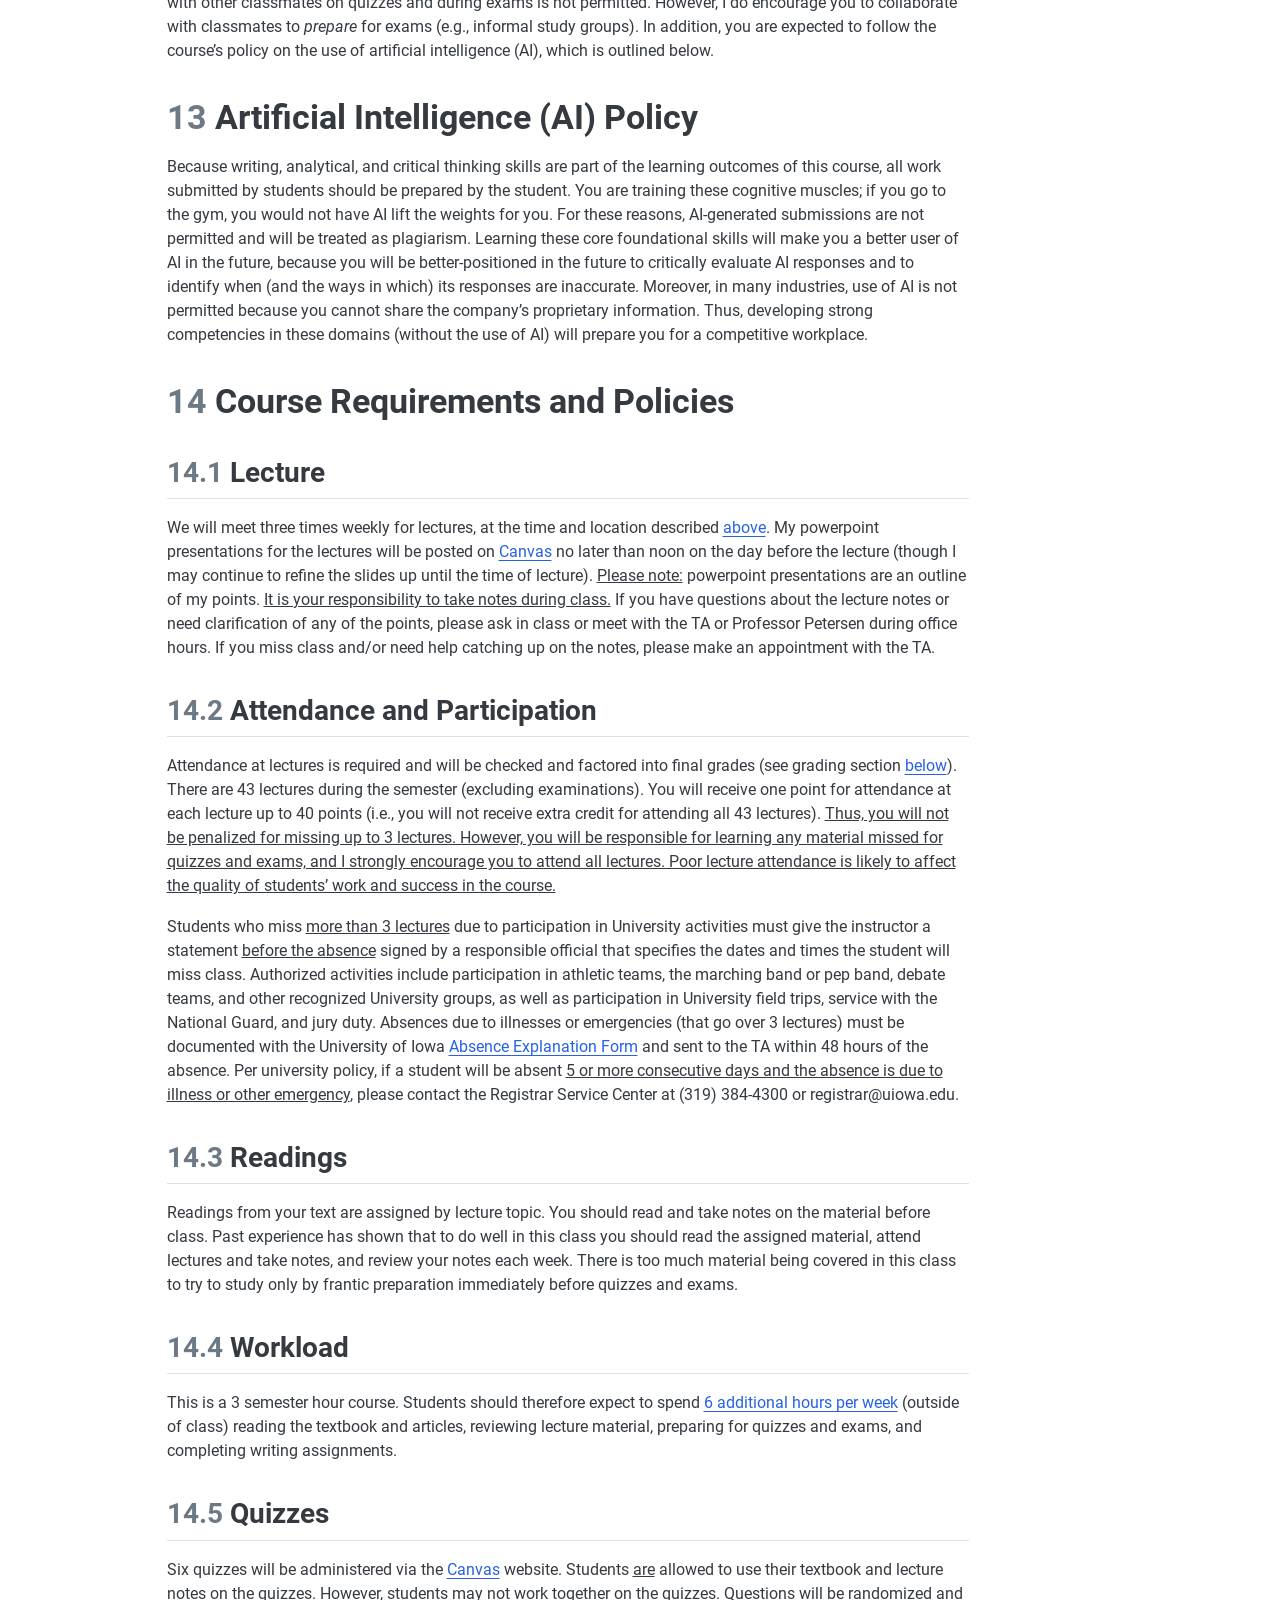
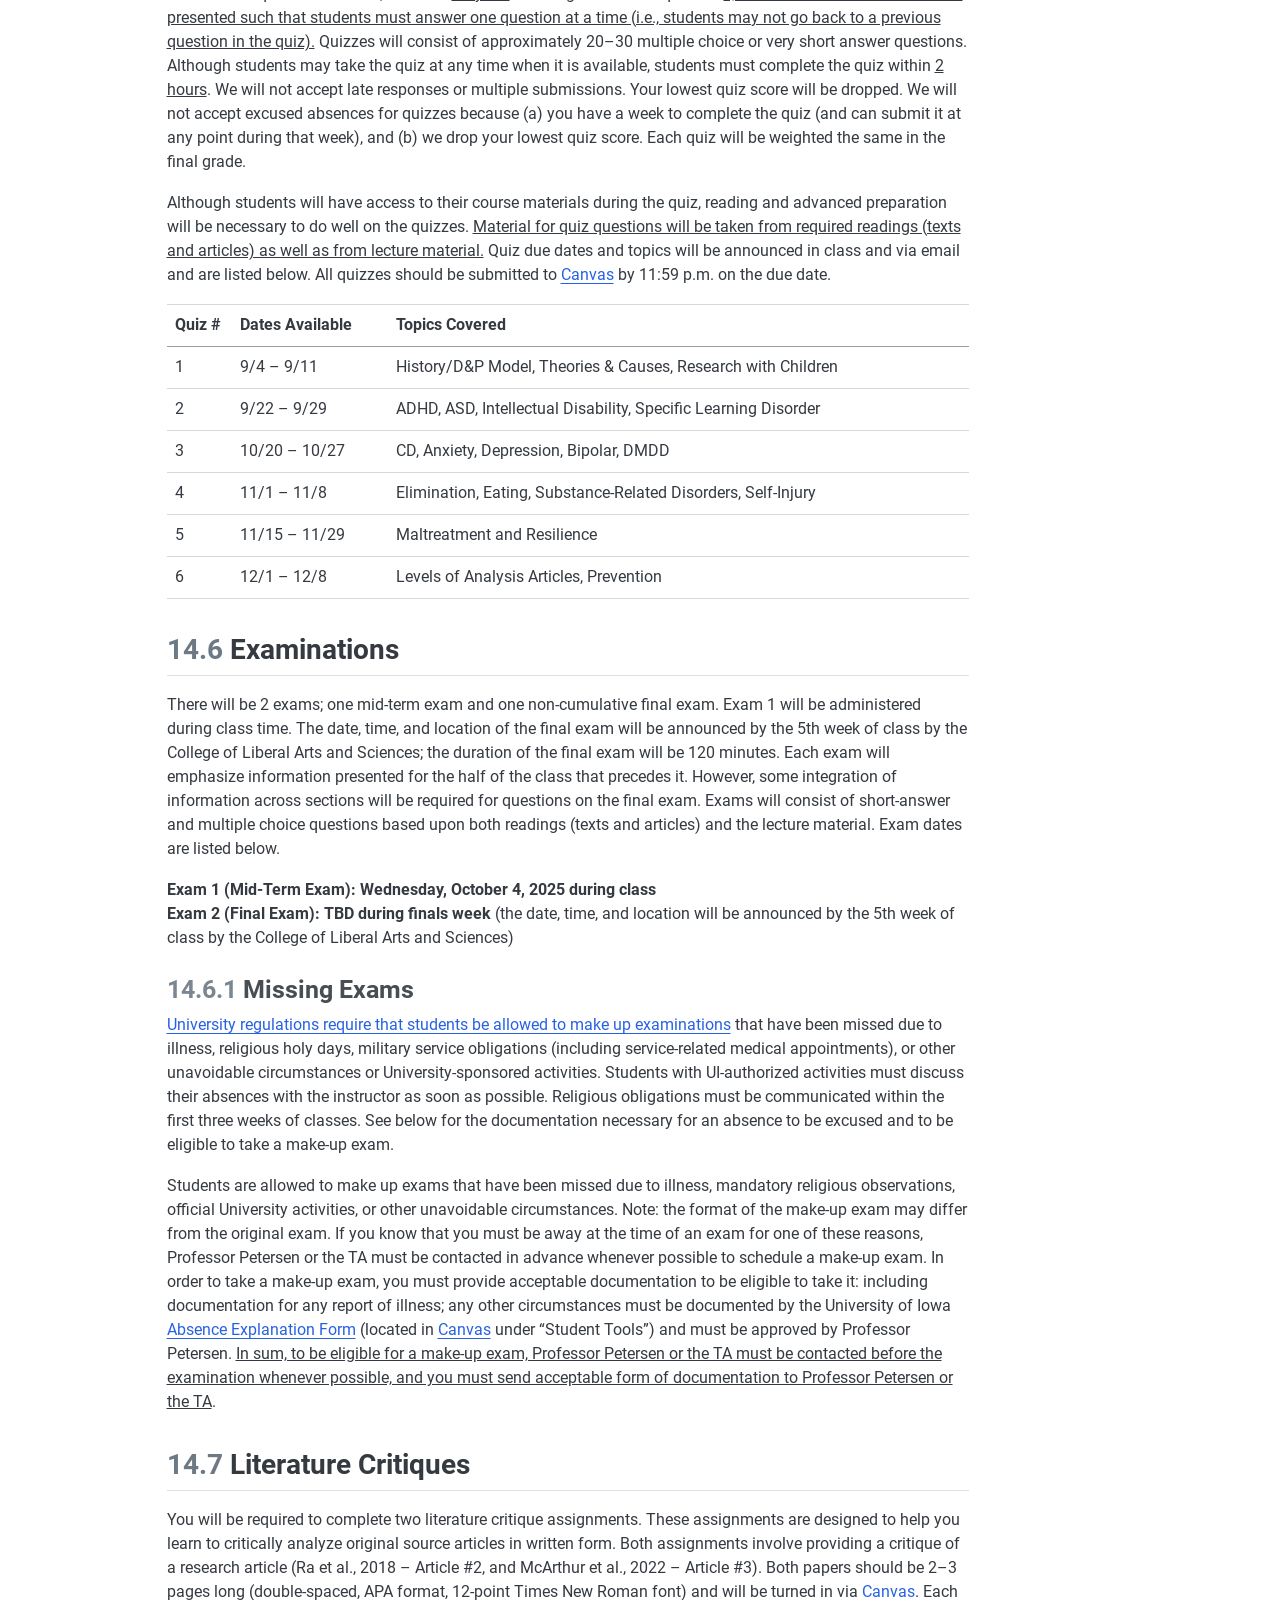
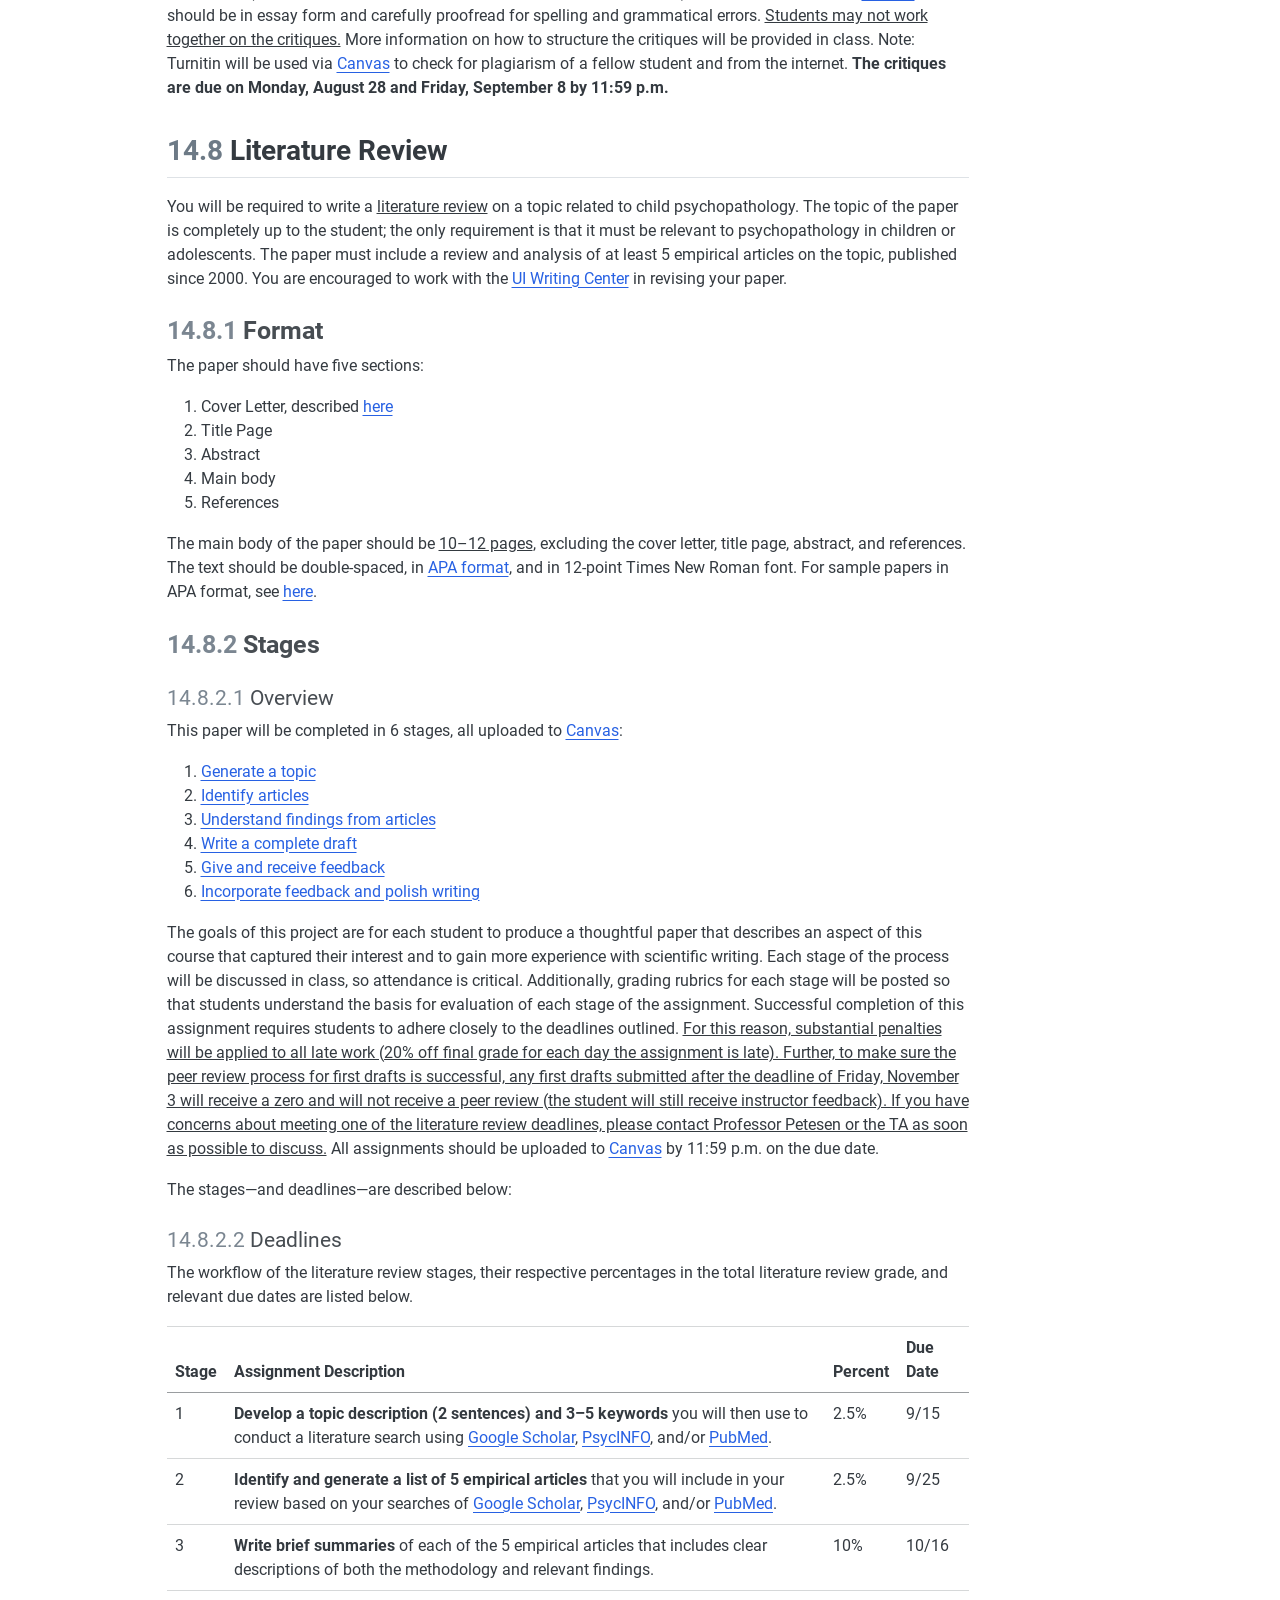
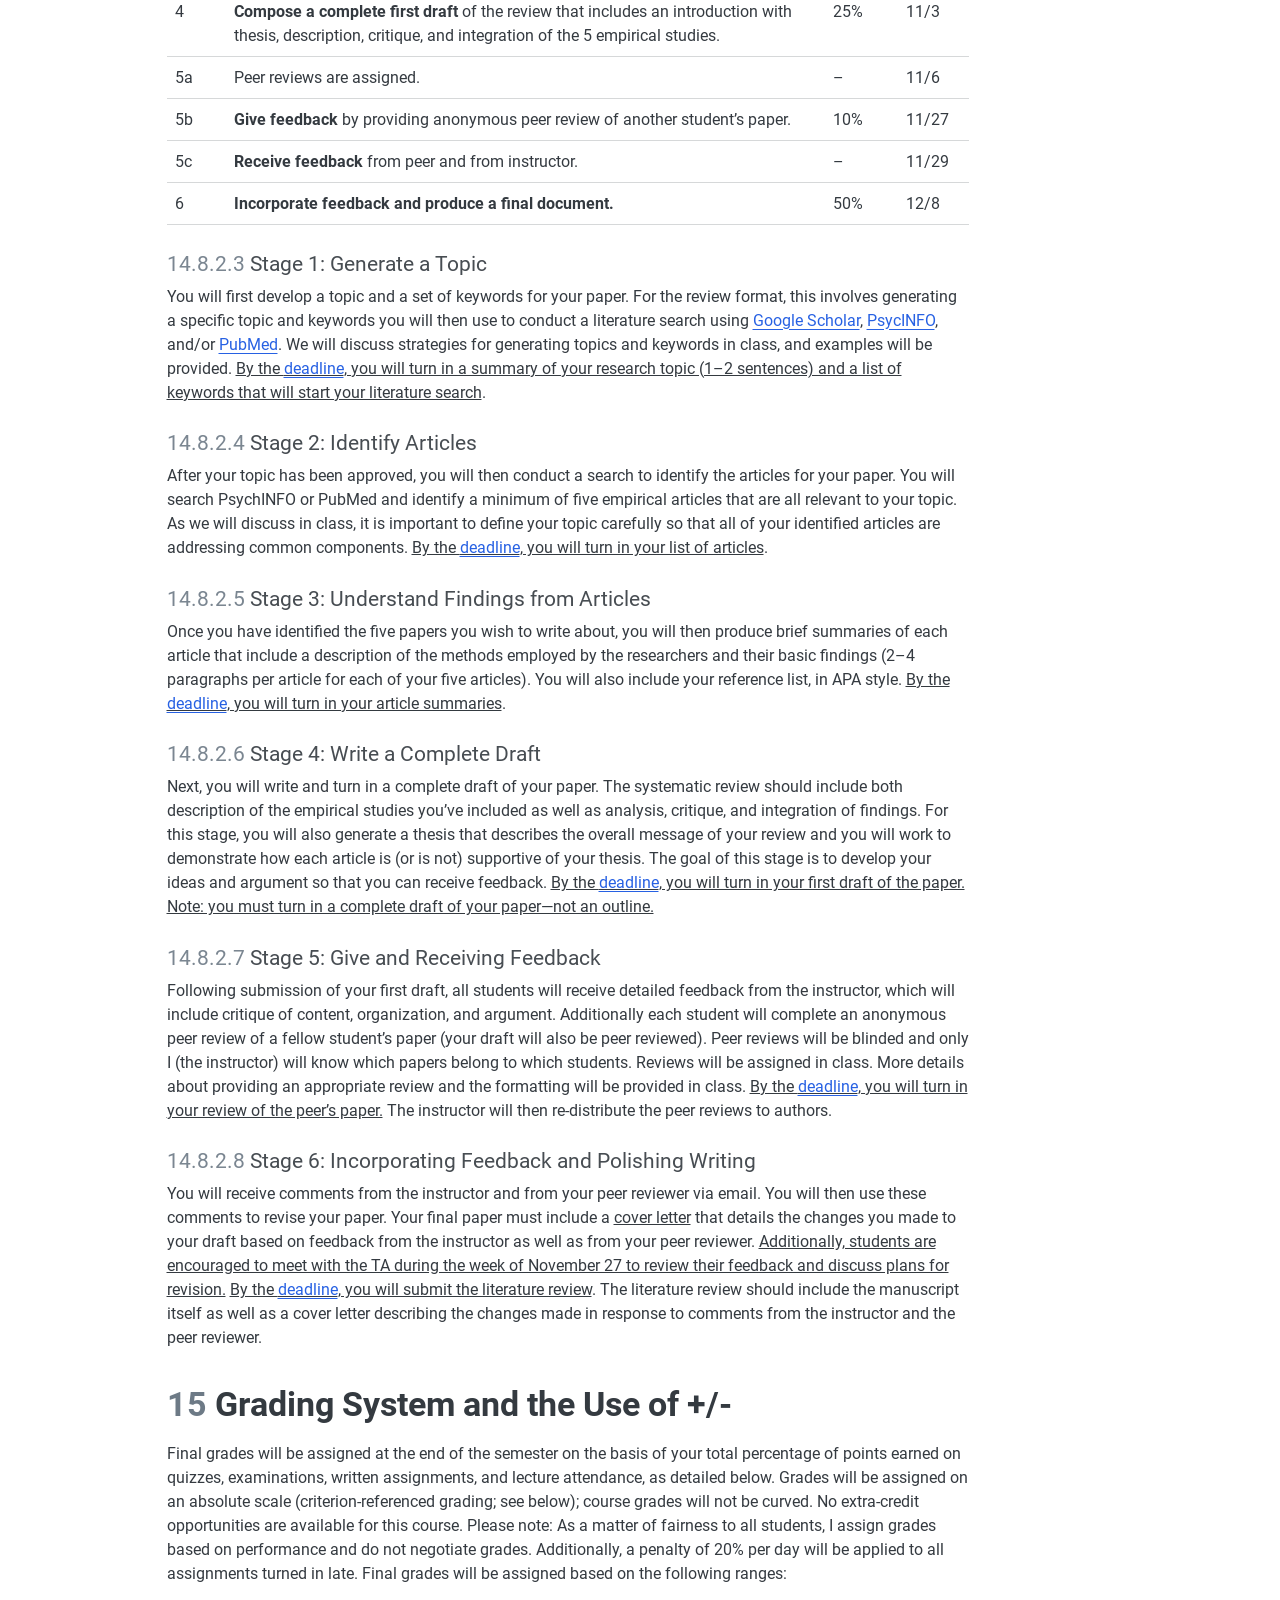
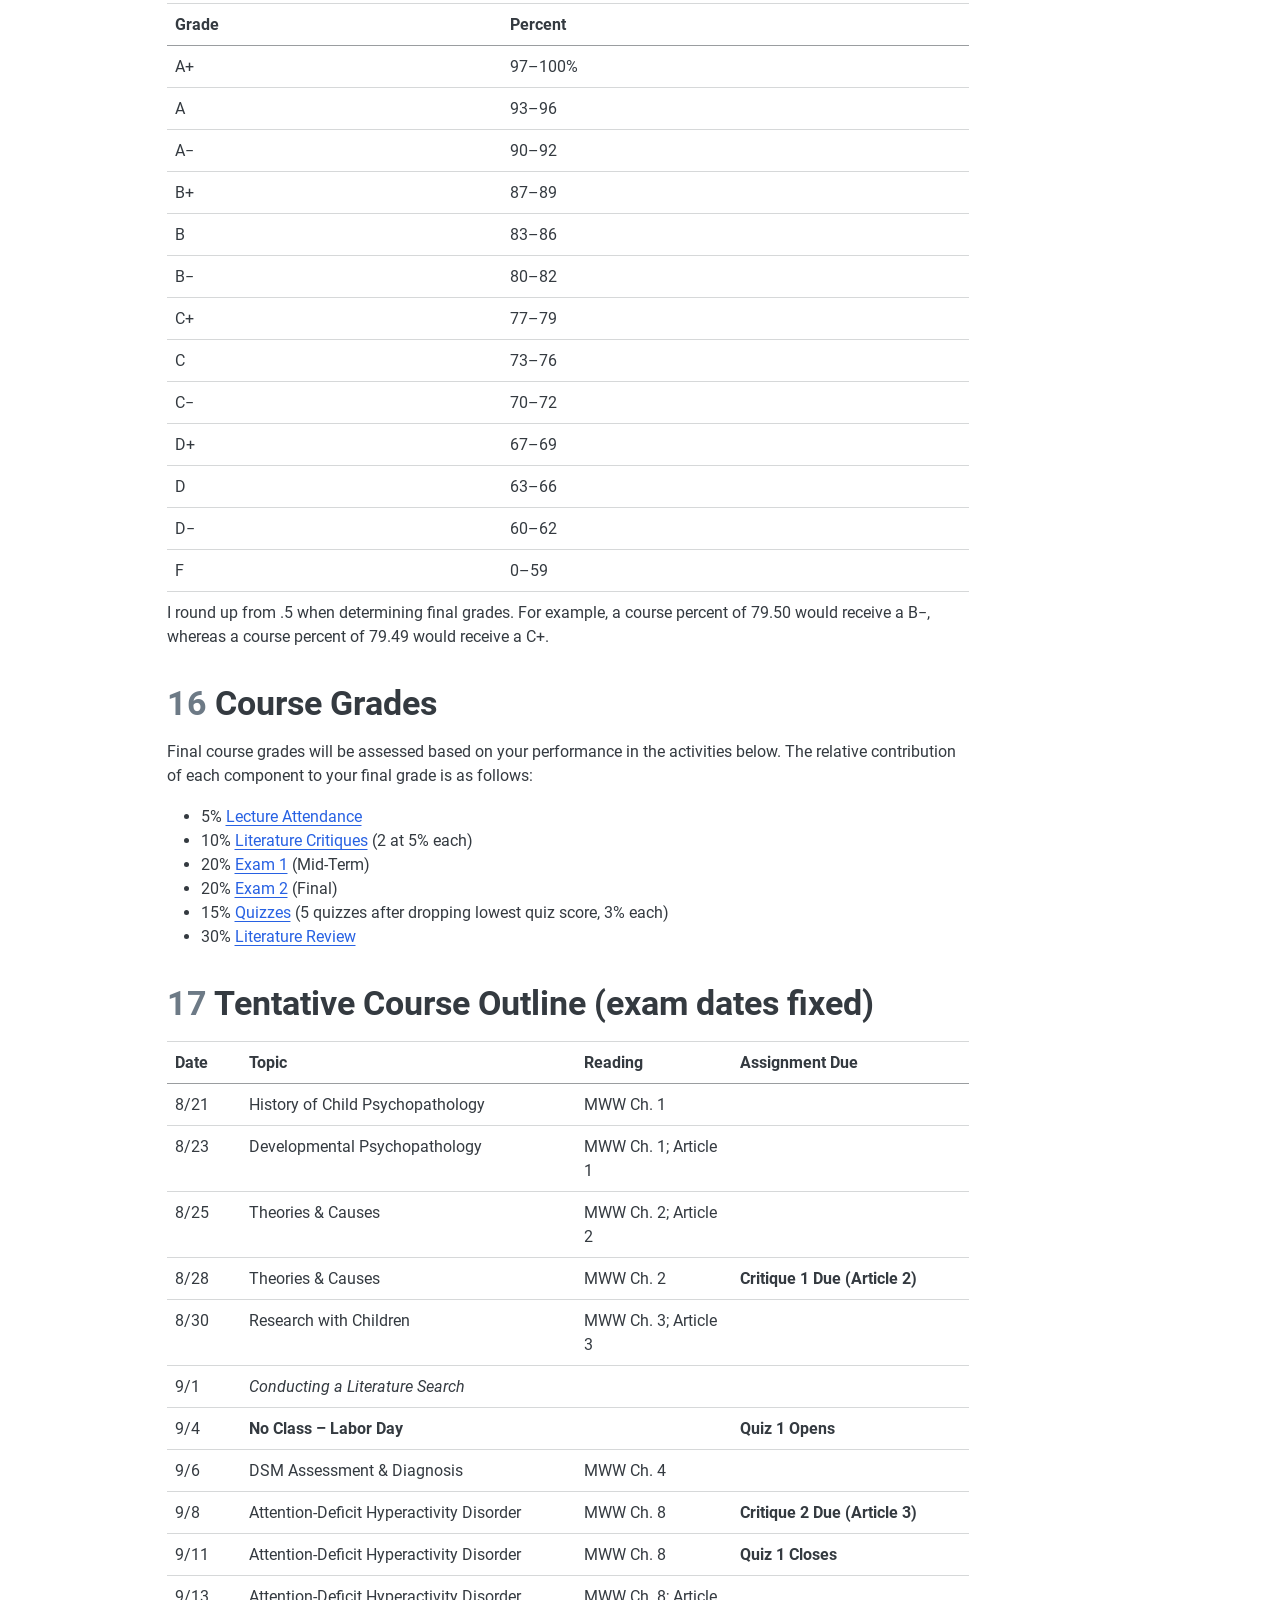
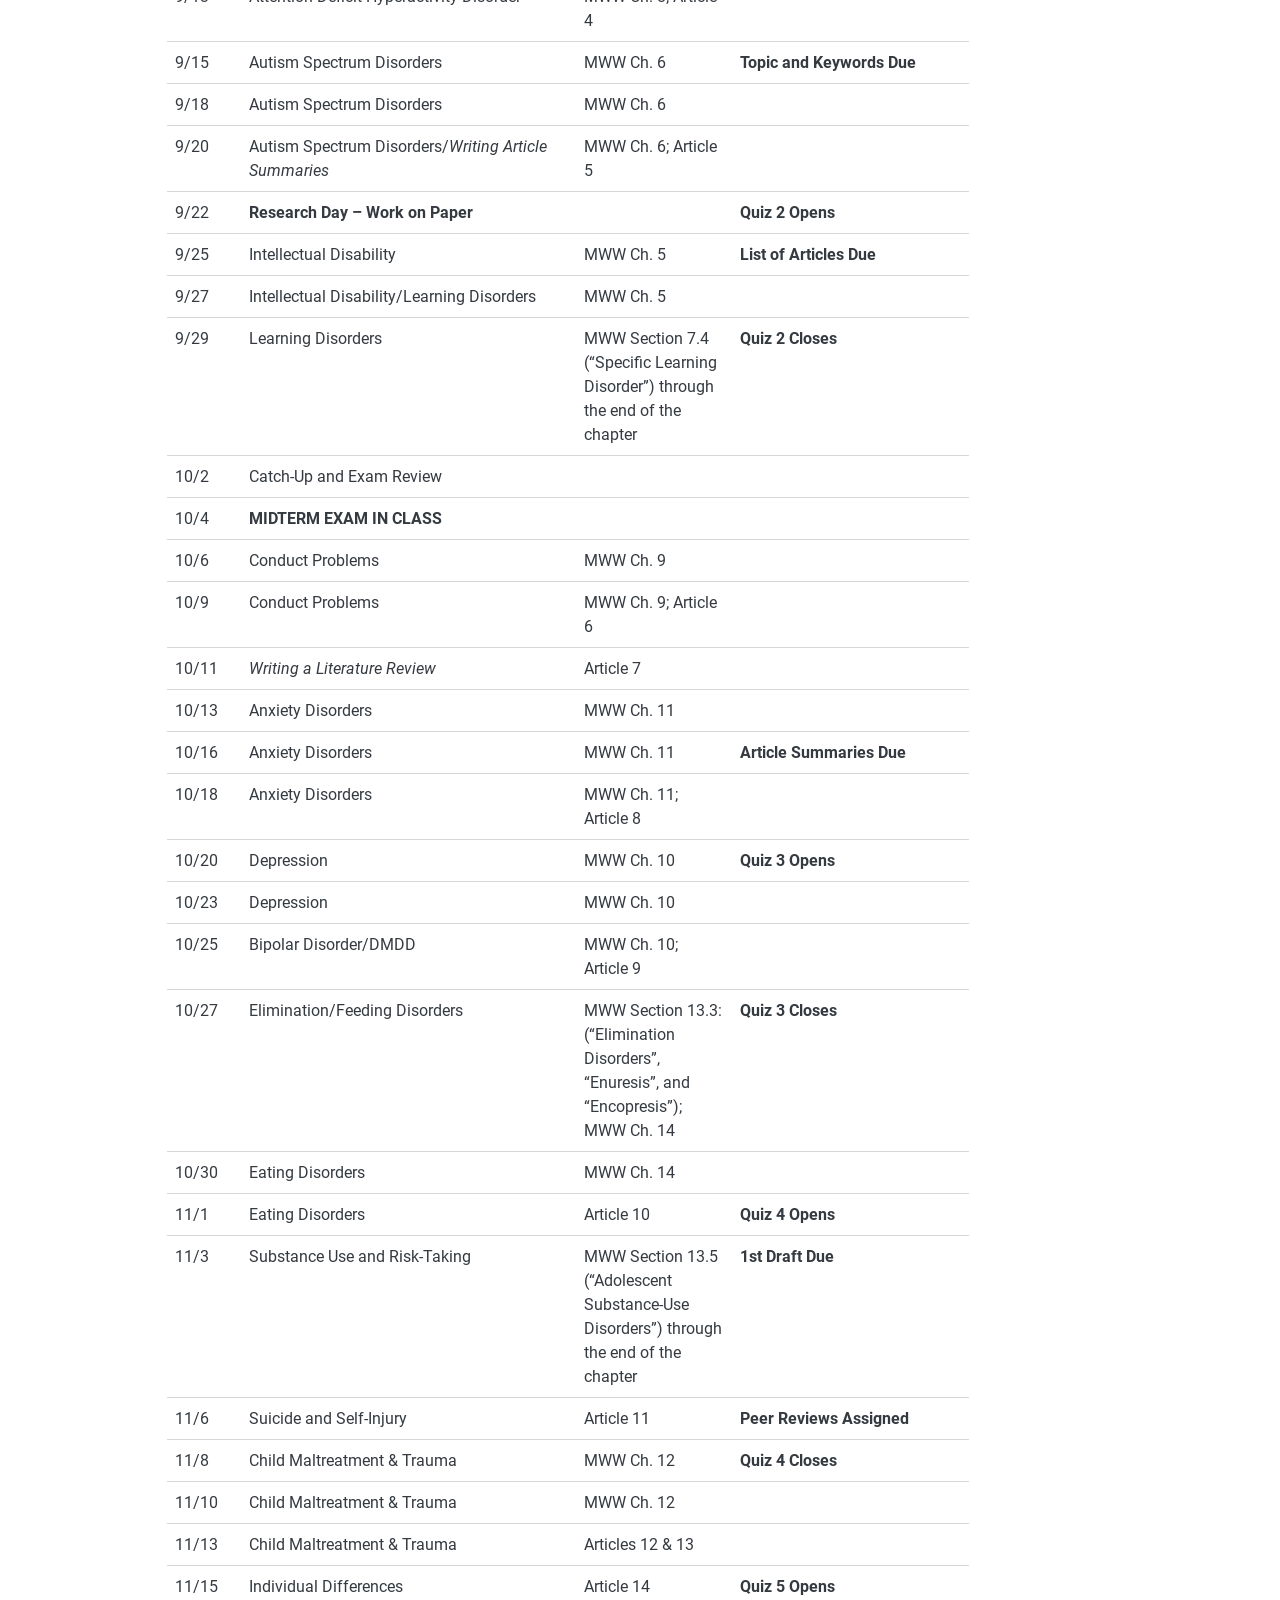
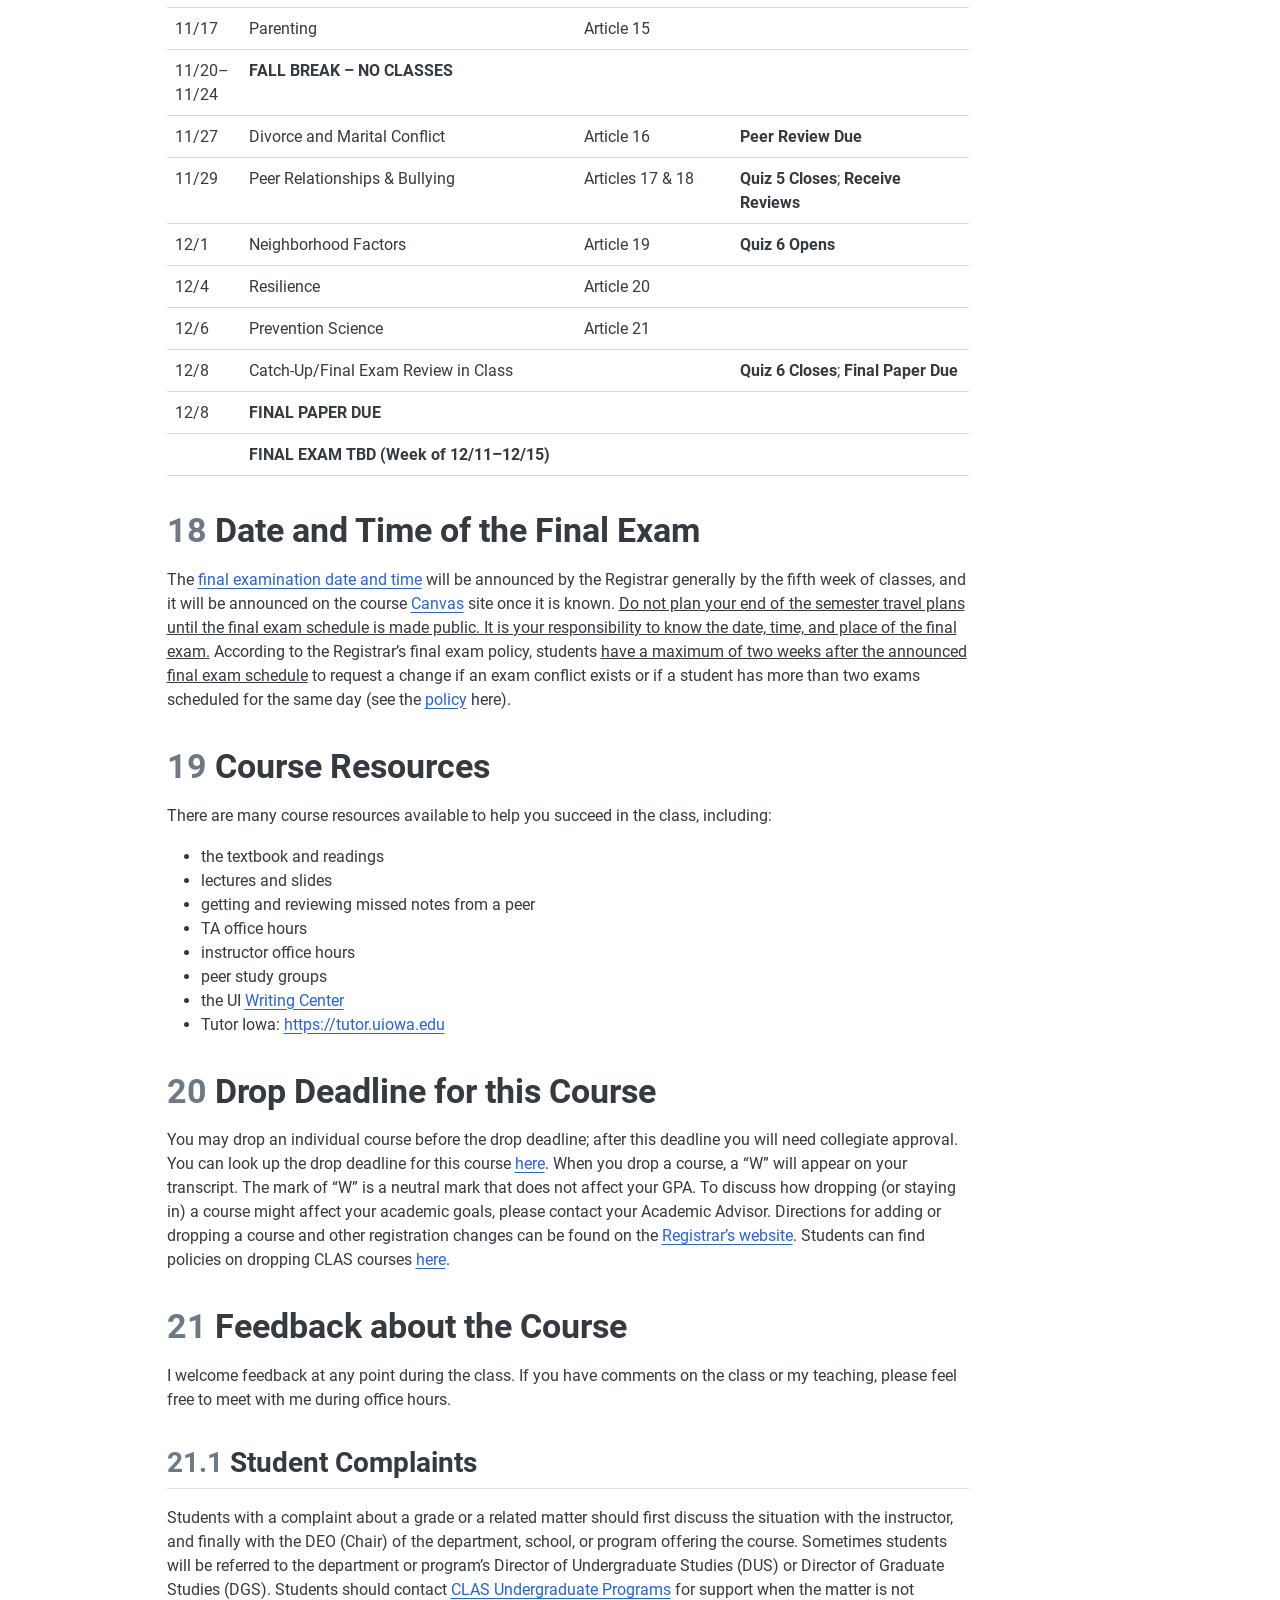
<file: syllabus.html>
<!DOCTYPE html>
<html xmlns="http://www.w3.org/1999/xhtml" lang="en" xml:lang="en"><head>

<meta charset="utf-8">
<meta name="generator" content="quarto-1.11.9">

<meta name="viewport" content="width=device-width, initial-scale=1.0, user-scalable=yes">

<meta name="author" content="Isaac T. Petersen">
<meta name="dcterms.date" content="today">

<title>Course Syllabus – Class Wiki for Childhood Psychopathology (FALL 2025)</title>
<style>
/* Default styles provided by pandoc.
** See https://pandoc.org/MANUAL.html#variables-for-html for config info.
*/
span.smallcaps{font-variant: small-caps;}
div.columns{display: flex; gap: 1.5em;}
div.column{flex: auto;}
@media screen {
div.columns{gap: min(4vw, 1.5em);}
div.column{overflow-x: auto;}
}
div.hanging-indent{margin-left: 1.5em; text-indent: -1.5em;}
ul.task-list{list-style: none;}
ul.task-list li input[type="checkbox"] {
  width: 0.8em;
  margin: 0 0.8em 0.2em -1em; /* quarto-specific, see https://github.com/quarto-dev/quarto-cli/issues/4556 */ 
  vertical-align: middle;
}
/* CSS for syntax highlighting */
html { -webkit-text-size-adjust: 100%; }
pre > code.sourceCode { white-space: pre; position: relative; }
pre > code.sourceCode > span { display: inline-block; line-height: 1.25; }
pre > code.sourceCode > span:empty { height: 1.2em; }
.sourceCode { overflow: visible; }
code.sourceCode > span { color: inherit; text-decoration: inherit; }
div.sourceCode { margin: 1em 0; }
pre.sourceCode { margin: 0; }
@media screen {
div.sourceCode { overflow: auto; }
}
@media print {
pre > code.sourceCode { white-space: pre-wrap; }
pre > code.sourceCode > span { text-indent: -5em; padding-left: 5em; }
}
pre.numberSource code
  { counter-reset: source-line 0; }
pre.numberSource code > span
  { position: relative; left: -4em; counter-increment: source-line; }
pre.numberSource code > span > a:first-child::before
  { content: counter(source-line);
    position: relative; left: -1em; text-align: right; vertical-align: baseline;
    border: none; display: inline-block;
    -webkit-touch-callout: none; -webkit-user-select: none;
    -khtml-user-select: none; -moz-user-select: none;
    -ms-user-select: none; user-select: none;
    padding: 0 4px; width: 4em;
  }
pre.numberSource { margin-left: 3em;  padding-left: 4px; }
div.sourceCode
  {   }
@media screen {
pre > code.sourceCode > span > a:first-child::before { text-decoration: underline; }
}
</style>


<script src="site_libs/quarto-nav/quarto-nav.js"></script>
<script src="site_libs/quarto-nav/headroom.min.js"></script>
<script src="site_libs/clipboard/clipboard.min.js"></script>
<script src="site_libs/quarto-search/autocomplete.umd.js"></script>
<script src="site_libs/quarto-search/fuse.min.js"></script>
<script src="site_libs/quarto-search/quarto-search.js"></script>
<meta name="quarto:offset" content="./">
<script src="site_libs/quarto-html/quarto.js" type="module"></script>
<script src="site_libs/quarto-html/tabsets/tabsets.js" type="module"></script>
<script src="site_libs/quarto-html/scrollable-regions/scrollable-regions.js" type="module"></script>
<script src="site_libs/quarto-html/popper.min.js"></script>
<script src="site_libs/quarto-html/tippy.umd.min.js"></script>
<script src="site_libs/quarto-html/anchor.min.js"></script>
<link href="site_libs/quarto-html/tippy.css" rel="stylesheet">
<link href="site_libs/quarto-html/quarto-syntax-highlighting-7b1528b1cba7e9f63f59baa7408a6f56.css" rel="stylesheet" id="quarto-text-highlighting-styles">
<script src="site_libs/bootstrap/bootstrap.min.js"></script>
<link href="site_libs/bootstrap/bootstrap-icons.css" rel="stylesheet">
<link href="site_libs/bootstrap/bootstrap-b47174e7aa2a6bb114b4a1c5a2bab08d.min.css" rel="stylesheet" append-hash="true" id="quarto-bootstrap" data-mode="light">
<script id="quarto-search-options" type="application/json">{
  "location": "navbar",
  "copy-button": false,
  "collapse-after": 3,
  "panel-placement": "end",
  "type": "overlay",
  "limit": 50,
  "keyboard-shortcut": [
    "f",
    "/",
    "s"
  ],
  "show-item-context": false,
  "language": {
    "search-no-results-text": "No results",
    "search-matching-documents-text": "matching documents",
    "search-copy-link-title": "Copy link to search",
    "search-hide-matches-text": "Hide additional matches",
    "search-more-match-text": "more match in this document",
    "search-more-matches-text": "more matches in this document",
    "search-clear-button-title": "Clear",
    "search-text-placeholder": "",
    "search-detached-cancel-button-title": "Cancel",
    "search-submit-button-title": "Submit",
    "search-label": "Search"
  }
}</script>
<script async="" src="https://www.googletagmanager.com/gtag/js?id=G-Q2P48ZXWTS"></script>

<script type="text/javascript">

window.dataLayer = window.dataLayer || [];
function gtag(){dataLayer.push(arguments);}
gtag('js', new Date());
gtag('config', 'G-Q2P48ZXWTS', { 'anonymize_ip': true});
</script>
<link href="site_libs/pagedtable-1.1/css/pagedtable.css" rel="stylesheet">
<script src="site_libs/pagedtable-1.1/js/pagedtable.js"></script>


<link rel="stylesheet" href="styles.css">
<link rel="stylesheet" href="includes/custom.css">
<link rel="stylesheet" href="font/css/roboto.css">
</head>

<body class="nav-fixed quarto-light"><a id="quarto-skip-link" class="visually-hidden-focusable" href="#quarto-document-content">Skip to main content</a>

<div id="quarto-search-results"></div>
  <header id="quarto-header" class="headroom fixed-top">
    <nav class="navbar navbar-expand-lg " data-bs-theme="dark" aria-label="Site">
      <div class="navbar-container container-fluid">
      <div class="navbar-brand-container mx-auto">
    <a class="navbar-brand" href="./index.html">
    <span class="navbar-title">Class Wiki for Childhood Psychopathology (FALL 2025)</span>
    </a>
  </div>
          <button class="navbar-toggler" type="button" data-bs-toggle="collapse" data-bs-target="#navbarCollapse" aria-controls="navbarCollapse" aria-expanded="false" aria-label="Toggle navigation" onclick="if (window.quartoToggleHeadroom) { window.quartoToggleHeadroom(); }">
  <span class="navbar-toggler-icon"></span>
</button>
          <div class="collapse navbar-collapse" id="navbarCollapse">
            <ul class="navbar-nav navbar-nav-scroll me-auto">
  <li class="nav-item">
    <a class="nav-link" href="./index.html"> 
<span class="menu-text">Home</span></a>
  </li>  
  <li class="nav-item">
    <a class="nav-link active" href="./syllabus.html" aria-current="page"> 
<span class="menu-text">Course Syllabus</span></a>
  </li>  
  <li class="nav-item dropdown ">
    <a class="nav-link dropdown-toggle" href="#" id="nav-menu-miscellaneous" role="link" data-bs-toggle="dropdown" aria-expanded="false">
 <span class="menu-text">Miscellaneous</span>
    </a>
    <ul class="dropdown-menu" aria-labelledby="nav-menu-miscellaneous">    
        <li>
    <a class="dropdown-item" href="./help.html">
 <span class="dropdown-text">I Think I Might Need Some Help…</span></a>
  </li>  
        <li>
    <a class="dropdown-item" href="./devpsylab.html">
 <span class="dropdown-text">Opportunity to Join My Research Lab!</span></a>
  </li>  
    </ul>
  </li>
  <li class="nav-item">
    <a class="nav-link" href="./about.html"> 
<span class="menu-text">About This Website</span></a>
  </li>  
</ul>
          </div> <!-- /navcollapse -->
            <div class="quarto-navbar-tools">
    <div class="dropdown">
      <a href="" title="" id="quarto-navigation-tool-dropdown-0" class="quarto-navigation-tool dropdown-toggle px-1" data-bs-toggle="dropdown" aria-expanded="false" role="link" aria-label=""><i class="bi bi-github"></i></a>
      <ul class="dropdown-menu" aria-labelledby="quarto-navigation-tool-dropdown-0">
          <li>
            <a class="dropdown-item quarto-navbar-tools-item" href="https://github.com/isaactpetersen/psy-3330-2025-fall">
            Source Code
            </a>
          </li>
          <li>
            <a class="dropdown-item quarto-navbar-tools-item" href="https://github.com/isaactpetersen/psy-3330-2025-fall/issues/new">
            Report a Bug
            </a>
          </li>
      </ul>
    </div>
</div>
            <div id="quarto-search" class="" title="Search"></div>
      </div> <!-- /container-fluid -->
    </nav>
</header>
<!-- content -->
<div id="quarto-content" class="quarto-container page-columns page-rows-contents page-layout-article page-navbar">
<!-- sidebar -->
<!-- margin-sidebar -->
    <div id="quarto-margin-sidebar" class="sidebar margin-sidebar">
        <nav id="TOC" role="doc-toc" aria-labelledby="toc-title" class="toc-active">
    <h2 id="toc-title">Contents</h2>
   
  <ul>
  <li><a href="#sec-title" id="toc-sec-title" class="nav-link active" data-scroll-target="#sec-title"><span class="header-section-number">1</span> Course Title</a></li>
  <li><a href="#sec-lectureTime" id="toc-sec-lectureTime" class="nav-link" data-scroll-target="#sec-lectureTime"><span class="header-section-number">2</span> Course Meeting Time and Place</a></li>
  <li><a href="#sec-website" id="toc-sec-website" class="nav-link" data-scroll-target="#sec-website"><span class="header-section-number">3</span> Course Website</a></li>
  <li><a href="#sec-home" id="toc-sec-home" class="nav-link" data-scroll-target="#sec-home"><span class="header-section-number">4</span> Course Home</a></li>
  <li><a href="#sec-instructor" id="toc-sec-instructor" class="nav-link" data-scroll-target="#sec-instructor"><span class="header-section-number">5</span> Instructor Contact Information</a></li>
  <li><a href="#sec-TA" id="toc-sec-TA" class="nav-link" data-scroll-target="#sec-TA"><span class="header-section-number">6</span> Graduate Teaching Assistant</a></li>
  <li><a href="#sec-deptResources" id="toc-sec-deptResources" class="nav-link" data-scroll-target="#sec-deptResources"><span class="header-section-number">7</span> Departmental Resources</a></li>
  <li><a href="#sec-prereqs" id="toc-sec-prereqs" class="nav-link" data-scroll-target="#sec-prereqs"><span class="header-section-number">8</span> Prerequisites</a></li>
  <li><a href="#sec-description" id="toc-sec-description" class="nav-link" data-scroll-target="#sec-description"><span class="header-section-number">9</span> Description of Course</a></li>
  <li><a href="#sec-learningOutcomes" id="toc-sec-learningOutcomes" class="nav-link" data-scroll-target="#sec-learningOutcomes"><span class="header-section-number">10</span> Learning Outcomes</a></li>
  <li><a href="#sec-materials" id="toc-sec-materials" class="nav-link" data-scroll-target="#sec-materials"><span class="header-section-number">11</span> Required Materials</a>
  <ul>
  <li><a href="#sec-textbook" id="toc-sec-textbook" class="nav-link" data-scroll-target="#sec-textbook"><span class="header-section-number">11.1</span> Textbook</a></li>
  <li><a href="#sec-articles" id="toc-sec-articles" class="nav-link" data-scroll-target="#sec-articles"><span class="header-section-number">11.2</span> Articles</a></li>
  </ul></li>
  <li><a href="#sec-academicHonesty" id="toc-sec-academicHonesty" class="nav-link" data-scroll-target="#sec-academicHonesty"><span class="header-section-number">12</span> Academic Honesty and Misconduct</a></li>
  <li><a href="#sec-ai" id="toc-sec-ai" class="nav-link" data-scroll-target="#sec-ai"><span class="header-section-number">13</span> Artificial Intelligence (AI) Policy</a></li>
  <li><a href="#sec-requirements" id="toc-sec-requirements" class="nav-link" data-scroll-target="#sec-requirements"><span class="header-section-number">14</span> Course Requirements and Policies</a>
  <ul>
  <li><a href="#sec-lecture" id="toc-sec-lecture" class="nav-link" data-scroll-target="#sec-lecture"><span class="header-section-number">14.1</span> Lecture</a></li>
  <li><a href="#sec-attendanceParticipation" id="toc-sec-attendanceParticipation" class="nav-link" data-scroll-target="#sec-attendanceParticipation"><span class="header-section-number">14.2</span> Attendance and Participation</a></li>
  <li><a href="#sec-readings" id="toc-sec-readings" class="nav-link" data-scroll-target="#sec-readings"><span class="header-section-number">14.3</span> Readings</a></li>
  <li><a href="#sec-workload" id="toc-sec-workload" class="nav-link" data-scroll-target="#sec-workload"><span class="header-section-number">14.4</span> Workload</a></li>
  <li><a href="#sec-quizzes" id="toc-sec-quizzes" class="nav-link" data-scroll-target="#sec-quizzes"><span class="header-section-number">14.5</span> Quizzes</a></li>
  <li><a href="#sec-exams" id="toc-sec-exams" class="nav-link" data-scroll-target="#sec-exams"><span class="header-section-number">14.6</span> Examinations</a>
  <ul>
  <li><a href="#sec-missingExams" id="toc-sec-missingExams" class="nav-link" data-scroll-target="#sec-missingExams"><span class="header-section-number">14.6.1</span> Missing Exams</a></li>
  </ul></li>
  <li><a href="#sec-litCritiques" id="toc-sec-litCritiques" class="nav-link" data-scroll-target="#sec-litCritiques"><span class="header-section-number">14.7</span> Literature Critiques</a></li>
  <li><a href="#sec-litReview" id="toc-sec-litReview" class="nav-link" data-scroll-target="#sec-litReview"><span class="header-section-number">14.8</span> Literature Review</a>
  <ul>
  <li><a href="#sec-litReviewFormat" id="toc-sec-litReviewFormat" class="nav-link" data-scroll-target="#sec-litReviewFormat"><span class="header-section-number">14.8.1</span> Format</a></li>
  <li><a href="#sec-stages" id="toc-sec-stages" class="nav-link" data-scroll-target="#sec-stages"><span class="header-section-number">14.8.2</span> Stages</a>
  <ul class="collapse">
  <li><a href="#sec-stagesOverview" id="toc-sec-stagesOverview" class="nav-link" data-scroll-target="#sec-stagesOverview"><span class="header-section-number">14.8.2.1</span> Overview</a></li>
  <li><a href="#sec-deadlines" id="toc-sec-deadlines" class="nav-link" data-scroll-target="#sec-deadlines"><span class="header-section-number">14.8.2.2</span> Deadlines</a></li>
  <li><a href="#sec-stage1" id="toc-sec-stage1" class="nav-link" data-scroll-target="#sec-stage1"><span class="header-section-number">14.8.2.3</span> Stage 1: Generate a Topic</a></li>
  <li><a href="#sec-stage2" id="toc-sec-stage2" class="nav-link" data-scroll-target="#sec-stage2"><span class="header-section-number">14.8.2.4</span> Stage 2: Identify Articles</a></li>
  <li><a href="#sec-stage3" id="toc-sec-stage3" class="nav-link" data-scroll-target="#sec-stage3"><span class="header-section-number">14.8.2.5</span> Stage 3: Understand Findings from Articles</a></li>
  <li><a href="#sec-stage4" id="toc-sec-stage4" class="nav-link" data-scroll-target="#sec-stage4"><span class="header-section-number">14.8.2.6</span> Stage 4: Write a Complete Draft</a></li>
  <li><a href="#sec-stage5" id="toc-sec-stage5" class="nav-link" data-scroll-target="#sec-stage5"><span class="header-section-number">14.8.2.7</span> Stage 5: Give and Receiving Feedback</a></li>
  <li><a href="#sec-stage6" id="toc-sec-stage6" class="nav-link" data-scroll-target="#sec-stage6"><span class="header-section-number">14.8.2.8</span> Stage 6: Incorporating Feedback and Polishing Writing</a></li>
  </ul></li>
  </ul></li>
  </ul></li>
  <li><a href="#sec-gradingSystem" id="toc-sec-gradingSystem" class="nav-link" data-scroll-target="#sec-gradingSystem"><span class="header-section-number">15</span> Grading System and the Use of +/-</a></li>
  <li><a href="#sec-courseGrades" id="toc-sec-courseGrades" class="nav-link" data-scroll-target="#sec-courseGrades"><span class="header-section-number">16</span> Course Grades</a></li>
  <li><a href="#sec-outline" id="toc-sec-outline" class="nav-link" data-scroll-target="#sec-outline"><span class="header-section-number">17</span> Tentative Course Outline (exam dates fixed)</a></li>
  <li><a href="#sec-finalExam" id="toc-sec-finalExam" class="nav-link" data-scroll-target="#sec-finalExam"><span class="header-section-number">18</span> Date and Time of the Final Exam</a></li>
  <li><a href="#sec-courseResources" id="toc-sec-courseResources" class="nav-link" data-scroll-target="#sec-courseResources"><span class="header-section-number">19</span> Course Resources</a></li>
  <li><a href="#sec-dropDeadline" id="toc-sec-dropDeadline" class="nav-link" data-scroll-target="#sec-dropDeadline"><span class="header-section-number">20</span> Drop Deadline for this Course</a></li>
  <li><a href="#sec-feedback" id="toc-sec-feedback" class="nav-link" data-scroll-target="#sec-feedback"><span class="header-section-number">21</span> Feedback about the Course</a>
  <ul>
  <li><a href="#sec-complaints" id="toc-sec-complaints" class="nav-link" data-scroll-target="#sec-complaints"><span class="header-section-number">21.1</span> Student Complaints</a></li>
  </ul></li>
  <li><a href="#sec-email" id="toc-sec-email" class="nav-link" data-scroll-target="#sec-email"><span class="header-section-number">22</span> Communication: UI Email</a>
  <ul>
  <li><a href="#sec-otherExpectations" id="toc-sec-otherExpectations" class="nav-link" data-scroll-target="#sec-otherExpectations"><span class="header-section-number">22.1</span> Other Expectations of Student Performance</a></li>
  </ul></li>
  <li><a href="#sec-UIowaPolicies" id="toc-sec-UIowaPolicies" class="nav-link" data-scroll-target="#sec-UIowaPolicies"><span class="header-section-number">23</span> University Policies</a></li>
  <li><a href="#sec-academic-support" id="toc-sec-academic-support" class="nav-link" data-scroll-target="#sec-academic-support"><span class="header-section-number">24</span> Where to Get Academic Support for This Course</a></li>
  <li><a href="#sec-mental-health" id="toc-sec-mental-health" class="nav-link" data-scroll-target="#sec-mental-health"><span class="header-section-number">25</span> Mental Health Resources and Student Support</a></li>
  <li><a href="#sec-disclaimer" id="toc-sec-disclaimer" class="nav-link" data-scroll-target="#sec-disclaimer"><span class="header-section-number">26</span> Disclaimer</a></li>
  </ul>
<div class="toc-actions"><ul><li><a href="https://github.com/isaactpetersen/psy-3330-2025-fall/edit/main/syllabus.qmd" class="toc-action"><i class="bi bi-github"></i>Edit this page</a></li><li><a href="https://github.com/isaactpetersen/psy-3330-2025-fall/blob/main/syllabus.qmd" class="toc-action"><i class="bi empty"></i>View source</a></li><li><a href="https://github.com/isaactpetersen/psy-3330-2025-fall/issues/new" class="toc-action"><i class="bi empty"></i>Report an issue</a></li></ul></div><div class="quarto-alternate-formats"><h2>Other Formats</h2><ul><li><a href="syllabus.pdf"><i class="bi bi-file-pdf"></i>PDF</a></li></ul></div></nav>
    </div>
<!-- main -->
<main class="content" id="quarto-document-content" tabindex="-1">

<header id="title-block-header" class="quarto-title-block default">
<div class="quarto-title">
<div class="quarto-title-block"><div><h1 class="title">Course Syllabus</h1><button type="button" class="btn code-tools-button" id="quarto-code-tools-source"><i class="bi"></i> Code</button></div></div>
</div>



<div class="quarto-title-meta">

    
  
    
  </div>
  


</header>


<p>Last Updated: 11/17/2026</p>
<section id="sec-title" class="level1" data-number="1">
<h1 data-number="1"><span class="header-section-number">1</span> Course Title</h1>
<p>PSY 3330 – Childhood Psychopathology (Fall 2025)</p>
</section>
<section id="sec-lectureTime" class="level1" data-number="2">
<h1 data-number="2"><span class="header-section-number">2</span> Course Meeting Time and Place</h1>
<p>Monday, Wednesday, &amp; Friday 10:30–11:20 a.m., 158 Van Allen (VAN)</p>
</section>
<section id="sec-website" class="level1" data-number="3">
<h1 data-number="3"><span class="header-section-number">3</span> Course Website</h1>
<p><a href="https://uiowa.instructure.com" class="uri">https://uiowa.instructure.com</a></p>
<p>To access the course site, log into <a href="https://uiowa.instructure.com">Canvas</a> using your Hawk ID and password.</p>
</section>
<section id="sec-home" class="level1" data-number="4">
<h1 data-number="4"><span class="header-section-number">4</span> Course Home</h1>
<p>The University of Iowa<br>
The College of Liberal Arts and Sciences<br>
Department of Psychological and Brain Sciences</p>
<p>The College of Liberal Arts and Sciences (CLAS) is the home of this course, and CLAS governs the add and drop deadlines, academic misconduct policies, and other policies and procedures. Other UI colleges may have different policies.</p>
</section>
<section id="sec-instructor" class="level1" data-number="5">
<h1 data-number="5"><span class="header-section-number">5</span> Instructor Contact Information</h1>
<p><a href="https://psychology.uiowa.edu/people/isaac-petersen">Professor Petersen</a><br>
Office: 175 Psychological and Brain Sciences Building (PBSB)<br>
E-mail: <a href="mailto:isaac-t-petersen@uiowa.edu">isaac-t-petersen@uiowa.edu</a><br>
Office Phone: 467-1014<br>
Student drop-in hours: Monday 11:20–12:20 &amp; Wednesday 2–4<br>
Note: I’m here to help you learn and succeed. Please come to my office hours to ask questions about course material, assignments, exams, or professional development (career-related issues), for instance. I welcome you to discuss any concerns you might have about the class. I am also available to meet with you by appointment, although I would appreciate your making every effort to see me during office hours. The best way to reach me outside of class is by email.</p>
</section>
<section id="sec-TA" class="level1" data-number="6">
<h1 data-number="6"><span class="header-section-number">6</span> Graduate Teaching Assistant</h1>
<p>The class has one graduate teaching assistant (TA).</p>
<p>Ariel Kim<br>
Office: 255H Psychological and Brain Sciences Building (PBSB)—ring the bell at 255W, and she will let you in<br>
Student drop-in hours: Wednesday 11:20–12:20 &amp; Friday 1:10–2:10<br>
E-mail: nam-yoon-kim@uiowa.edu</p>
</section>
<section id="sec-deptResources" class="level1" data-number="7">
<h1 data-number="7"><span class="header-section-number">7</span> Departmental Resources</h1>
<p>Department of Psychological and Brain Sciences: <a href="https://psychology.uiowa.edu" class="uri">https://psychology.uiowa.edu</a><br>
Department of Psychological and Brain Sciences Main Office: G60 Psychological and Brain Sciences Building (335-2406)<br>
Coordinator of Undergraduate Studies: Professor Windschitl (<a href="mailto:paul-windschitl@uiowa.edu">paul-windschitl@uiowa.edu</a>; 335-3681)<br>
Academic Coordinator: Janeil Page-Jamison (<a href="mailto:janeil-page@uiowa.edu">janeil-page@uiowa.edu</a>; 384-3657)<br>
Departmental Executive Officer (DEO)/Department Chair: Professor Blumberg (<a href="mailto:mark-blumberg@uiowa.edu">mark-blumberg@uiowa.edu</a>; 335-2424)</p>
</section>
<section id="sec-prereqs" class="level1" data-number="8">
<h1 data-number="8"><span class="header-section-number">8</span> Prerequisites</h1>
<p>The Department of Psychological and Brain Sciences has a hierarchical course structure that requires students to complete certain prerequisite courses before taking upper-level courses. This course requires successful completion (C- or higher) of Elementary Psychology, Introduction to Clinical Psychology, and Research Methods in Psychology. The department will check student records to ensure completion of course prerequisites.</p>
</section>
<section id="sec-description" class="level1" data-number="9">
<h1 data-number="9"><span class="header-section-number">9</span> Description of Course</h1>
<p>This course satisfies the upper-level elective requirement for Psychological and Brain Sciences majors. Additionally, students with broad interests in health and development will find this course useful. The goal of this course is to provide students with a comprehensive introduction to child and adolescent psychopathology. This includes an emphasis on the developmental psychopathology framework and involves thinking critically about the causes, consequences, ongoing questions, and preventative challenges of child psychopathology facing scientists, youth and their families, clinicians, and society. We apply elements of the developmental psychopathology model to a range of childhood disorders. Within each syndrome, possible genetic, neurobiological, psychological, familial, and socio-cultural causal factors will be scrutinized. We will also review and discuss risk and resilience factors for child psychopathology (individual, family, community) as well as models of treatment and prevention. <em>You are urged to reconsider your decision to take this class if you are reluctant to examine these topics in a scientific manner.</em></p>
</section>
<section id="sec-learningOutcomes" class="level1" data-number="10">
<h1 data-number="10"><span class="header-section-number">10</span> Learning Outcomes</h1>
<p>At the end of this course, you will be able to:</p>
<ul>
<li>Identify the symptoms and course of psychological disorders in childhood.</li>
<li>Distinguish the various risk factors that contribute to psychopathology in childhood.<br>
</li>
<li>Identify factors that may protect against the development of psychopathology and promote resilience.</li>
<li>Describe different methods for treatment and prevention of psychological disorders in childhood.</li>
<li>Critique, analyze, and synthesize original source articles in developmental psychopathology.</li>
<li>Produce an APA-style literature review that integrates empirical findings in developmental psychopathology.</li>
</ul>
</section>
<section id="sec-materials" class="level1" data-number="11">
<h1 data-number="11"><span class="header-section-number">11</span> Required Materials</h1>
<section id="sec-textbook" class="level2" data-number="11.1">
<h2 data-number="11.1" class="anchored" data-anchor-id="sec-textbook"><span class="header-section-number">11.1</span> Textbook</h2>
<p>To provide you with a textbook for as low cost as possible, you will be provided an eText of the following book via ICON Direct, unless you opt out:</p>
<p><strong>Mash, E. J., Wolfe, D. A., &amp; Williams, K. N. (2023). <em>Childhood psychopathology</em> (8th Ed.). Cengage.</strong></p>
<p>Your U-Bill will be charged automatically after your course has started, unless you <a href="https://teach.uiowa.edu/icon-direct/opt-out">opt out</a> prior to the last day for tuition and fee reduction <a href="https://registrar.uiowa.edu/course-deadlines">course deadline</a>. For frequently asked questions about ICON Direct, including how to access the eText, see <a href="https://teach.uiowa.edu/icon-direct/student-frequently-asked-questions">here</a>. However, if you want to purchase a hardcopy of the textbook (for a higher cost) you may <a href="https://teach.uiowa.edu/icon-direct/opt-out">opt out</a> of the eText via ICON Direct. For instructions how to opt out of ICON Direct, see <a href="https://teach.uiowa.edu/icon-direct/opt-out">here</a>. However, if you opt out, please note:</p>
<ul>
<li>You risk falling behind in the course if you have not acquired alternate versions of the same materials prior to the first day of the class.</li>
<li>Instructors are not responsible for providing you with alternative materials or waiving course/class requirements.</li>
</ul>
</section>
<section id="sec-articles" class="level2" data-number="11.2">
<h2 data-number="11.2" class="anchored" data-anchor-id="sec-articles"><span class="header-section-number">11.2</span> Articles</h2>
<p><u><strong><em>NOTE: UPDATE CANVAS WITH MCARTHUR ARTICLE (TO REPLACE CHRISTAKIS ARTICLE FOR LIT CRITIQUE)</em></strong></u></p>
<p>In addition to the textbook, additional required readings for selected topics will include the following articles. PDFs of these articles can be found on <a href="https://uiowa.instructure.com">Canvas</a>.</p>
<ol type="1">
<li>Shea, S. E., Gordon, K., Hawkins, A., Kawchuk, J., &amp; Smith, D. (2000). Pathology in the hundred acre wood: A neurodevelopmental perspective on A.A. Milne. <em>Canadian Medical Association Journal, 163</em>(12), 1557–1559. <a href="https://www.cmaj.ca/content/cmaj/163/12/1557.full.pdf" class="uri">https://www.cmaj.ca/content/cmaj/163/12/1557.full.pdf</a> (Just for fun! 😊)</li>
<li>Ra, C. K., Cho, J., Stone, M. D., De La Cerda, J., Goldenson, N. I., Moroney, E., Tung, I., Lee, S. S., &amp; Leventhal, A. M. (2018). Association of digital media use with subsequent symptoms of attention-deficit/hyperactivity disorder among adolescents. <em>JAMA, 320</em>(3), 255–263. <a href="https://doi.org/10.1001/jama.2018.8931" class="uri">https://doi.org/10.1001/jama.2018.8931</a></li>
<li>McArthur, B. A., Tough, S., &amp; Madigan, S. (2022). Screen time and developmental and behavioral outcomes for preschool children. <em>Pediatric Research, 91</em>(6), 1616–1621. <a href="https://doi.org/10.1038/s41390-021-01572-w" class="uri">https://doi.org/10.1038/s41390-021-01572-w</a></li>
<li>Thapar, A., Rice, F., Hay, D., Boivin, J., Langley, K., van den Bree, M., Rutter, M., &amp; Harold, G. (2009). Prenatal smoking might not cause attention-deficit/hyperactivity disorder: Evidence from a novel design. <em>Biological Psychiatry, 66</em>(8), 722–727. <a href="https://doi.org/10.1016/j.biopsych.2009.05.032" class="uri">https://doi.org/10.1016/j.biopsych.2009.05.032</a></li>
<li>Ozonoff, S., Iosif, A.-M., Baguio, F., Cook, I. C., Hill, M. M., Hutman, T., Rogers, S. J., Rozga, A., Sangha, S., Sigman, M., Steinfeld, M. B., &amp; Young, G. S. (2010). A prospective study of the emergence of early behavioral signs of autism. <em>Journal of the American Academy of Child &amp; Adolescent Psychiatry, 49</em>(3), 256–266.e252. <a href="https://doi.org/10.1016/j.jaac.2009.11.009" class="uri">https://doi.org/10.1016/j.jaac.2009.11.009</a></li>
<li>Frick, P. J. (2012). Developmental pathways to conduct disorder: Implications for future directions in research, assessment, and treatment. <em>Journal of Clinical Child &amp; Adolescent Psychology, 41</em>(3), 378–389. <a href="https://doi.org/10.1080/15374416.2012.664815" class="uri">https://doi.org/10.1080/15374416.2012.664815</a></li>
<li>How to Write a Literature Review.</li>
<li>Kendall, P. C., Settipani, C. A., &amp; Cummings, C. M. (2012). No need to worry: The promising future of child anxiety research. <em>Journal of Clinical Child &amp; Adolescent Psychology, 41</em>(1), 103–115. <a href="https://doi.org/10.1080/15374416.2012.632352" class="uri">https://doi.org/10.1080/15374416.2012.632352</a></li>
<li>Stringaris, A., Vidal-Ribas, P., Brotman, M. A., &amp; Leibenluft, E. (2018). Practitioner Review: Definition, recognition, and treatment challenges of irritability in young people. <em>Journal of Child Psychology and Psychiatry, 59</em>(7), 721–739. <a href="https://doi.org/10.1111/jcpp.12823" class="uri">https://doi.org/10.1111/jcpp.12823</a></li>
<li>Stice, E., South, K., &amp; Shaw, H. (2012). Future directions in etiologic, prevention, and treatment research for eating disorders. <em>Journal of Clinical Child &amp; Adolescent Psychology, 41</em>(6), 845–855. <a href="https://doi.org/10.1080/15374416.2012.728156" class="uri">https://doi.org/10.1080/15374416.2012.728156</a></li>
<li>Young, R., Sproeber, N., Groschwitz, R. C., Preiss, M., &amp; Plener, P. L. (2014). Why alternative teenagers self-harm: Exploring the link between non-suicidal self-injury, attempted suicide and adolescent identity. <em>BMC Psychiatry, 14</em>(1), 137. <a href="https://doi.org/10.1186/1471-244X-14-137" class="uri">https://doi.org/10.1186/1471-244X-14-137</a></li>
<li>Colvert, E., Rutter, M., Kreppner, J., Beckett, C., Castle, J., Groothues, C., Hawkins, A., Stevens, S., &amp; Sonuga-Barke, E. J. S. (2008). Do theory of mind and executive function deficits underlie the adverse outcomes associated with profound early deprivation?: Findings from the English and Romanian adoptees study. <em>Journal of Abnormal Child Psychology, 36</em>(7), 1057–1068. <a href="https://doi.org/10.1007/s10802-008-9232-x" class="uri">https://doi.org/10.1007/s10802-008-9232-x</a></li>
<li>Nelson, C. A., III, Zeanah, C. H., Fox, N. A., Marshall, P. J., Smyke, A. T., &amp; Guthrie, D. (2007). Cognitive recovery in socially deprived young children: The Bucharest Early Intervention Project. <em>Science, 318</em>(5858), 1937–1940. <a href="https://doi.org/10.1126/science.1143921" class="uri">https://doi.org/10.1126/science.1143921</a></li>
<li>Davis, E. P., Glynn, L. M., Schetter, C. D., Hobel, C., Chicz-Demet, A., &amp; Sandman, C. A. (2007). Prenatal exposure to maternal depression and cortisol influences infant temperament. <em>Journal of the American Academy of Child &amp; Adolescent Psychiatry, 46</em>(6), 737–746. <a href="https://doi.org/10.1097/chi.0b013e318047b775" class="uri">https://doi.org/10.1097/chi.0b013e318047b775</a></li>
<li>Burke, J. D., Pardini, D. A., &amp; Loeber, R. (2008). Reciprocal relationships between parenting behavior and disruptive psychopathology from childhood through adolescence. <em>Journal of Abnormal Child Psychology, 36</em>(5), 679–692. <a href="https://doi.org/10.1007/s10802-008-9219-7" class="uri">https://doi.org/10.1007/s10802-008-9219-7</a></li>
<li>Cummings, E. M., Goeke-Morey, M. C., &amp; Papp, L. M. (2004). Everyday marital conflict and child aggression. <em>Journal of Abnormal Child Psychology, 32</em>(2), 191–202. <a href="https://doi.org/10.1023/B:JACP.0000019770.13216.be" class="uri">https://doi.org/10.1023/B:JACP.0000019770.13216.be</a></li>
<li>McDonough, M. H., Jose, P. E., &amp; Stuart, J. (2016). Bi-directional effects of peer relationships and adolescent substance use: A longitudinal study. <em>Journal of Youth and Adolescence, 45</em>(8), 1652–1663. <a href="https://doi.org/10.1007/s10964-015-0355-4" class="uri">https://doi.org/10.1007/s10964-015-0355-4</a></li>
<li>Bonanno, R. A., &amp; Hymel, S. (2013). Cyber bullying and internalizing difficulties: Above and beyond the impact of traditional forms of bullying. <em>Journal of Youth and Adolescence, 42</em>(5), 685–697. <a href="https://doi.org/10.1007/s10964-013-9937-1" class="uri">https://doi.org/10.1007/s10964-013-9937-1</a></li>
<li>Chung, H. L., &amp; Steinberg, L. (2006). Relations between neighborhood factors, parenting behaviors, peer deviance, and delinquency among serious juvenile offenders. <em>Developmental Psychology, 42</em>(2), 319–331. <a href="https://doi.org/10.1037/0012-1649.42.2.319" class="uri">https://doi.org/10.1037/0012-1649.42.2.319</a></li>
<li>Collishaw, S., Pickles, A., Messer, J., Rutter, M., Shearer, C., &amp; Maughan, B. (2007). Resilience to adult psychopathology following childhood maltreatment: Evidence from a community sample. <em>Child Abuse &amp; Neglect, 31</em>(3), 211–229. <a href="https://doi.org/10.1016/j.chiabu.2007.02.004" class="uri">https://doi.org/10.1016/j.chiabu.2007.02.004</a></li>
<li>Conduct Problems Prevention Research Group. (2011). The effects of the fast track preventive intervention on the development of conduct disorder across childhood. <em>Child Development, 82</em>(1), 331–345. <a href="https://doi.org/10.1111/j.1467-8624.2010.01558.x" class="uri">https://doi.org/10.1111/j.1467-8624.2010.01558.x</a></li>
</ol>
</section>
</section>
<section id="sec-academicHonesty" class="level1" data-number="12">
<h1 data-number="12"><span class="header-section-number">12</span> Academic Honesty and Misconduct</h1>
<p>All students in CLAS courses are expected to abide by the <a href="https://clas.uiowa.edu/students/handbook/academic-fraud-honor-code">college’s standards of academic honesty</a>. Academic misconduct must be reported by instructors to CLAS according to <a href="https://policy.clas.uiowa.edu/clas-policies-and-procedures/undergraduate-education/academic-misconduct-undergraduate">these procedures</a>. Please note that collaboration with other classmates on quizzes and during exams is not permitted. However, I do encourage you to collaborate with classmates to <em>prepare</em> for exams (e.g., informal study groups). In addition, you are expected to follow the course’s policy on the use of artificial intelligence (AI), which is outlined below.</p>
</section>
<section id="sec-ai" class="level1" data-number="13">
<h1 data-number="13"><span class="header-section-number">13</span> Artificial Intelligence (AI) Policy</h1>
<p>Because writing, analytical, and critical thinking skills are part of the learning outcomes of this course, all work submitted by students should be prepared by the student. You are training these cognitive muscles; if you go to the gym, you would not have AI lift the weights for you. For these reasons, AI-generated submissions are not permitted and will be treated as plagiarism. Learning these core foundational skills will make you a better user of AI in the future, because you will be better-positioned in the future to critically evaluate AI responses and to identify when (and the ways in which) its responses are inaccurate. Moreover, in many industries, use of AI is not permitted because you cannot share the company’s proprietary information. Thus, developing strong competencies in these domains (without the use of AI) will prepare you for a competitive workplace.</p>
</section>
<section id="sec-requirements" class="level1" data-number="14">
<h1 data-number="14"><span class="header-section-number">14</span> Course Requirements and Policies</h1>
<section id="sec-lecture" class="level2" data-number="14.1">
<h2 data-number="14.1" class="anchored" data-anchor-id="sec-lecture"><span class="header-section-number">14.1</span> Lecture</h2>
<p>We will meet three times weekly for lectures, at the time and location described <a href="#sec-lectureTime">above</a>. My powerpoint presentations for the lectures will be posted on <a href="https://uiowa.instructure.com">Canvas</a> no later than noon on the day before the lecture (though I may continue to refine the slides up until the time of lecture). <u>Please note:</u> powerpoint presentations are an outline of my points. <u>It is your responsibility to take notes during class.</u> If you have questions about the lecture notes or need clarification of any of the points, please ask in class or meet with the TA or Professor Petersen during office hours. If you miss class and/or need help catching up on the notes, please make an appointment with the TA.</p>
</section>
<section id="sec-attendanceParticipation" class="level2" data-number="14.2">
<h2 data-number="14.2" class="anchored" data-anchor-id="sec-attendanceParticipation"><span class="header-section-number">14.2</span> Attendance and Participation</h2>
<p>Attendance at lectures is required and will be checked and factored into final grades (see grading section <a href="#sec-grading">below</a>). There are 43 lectures during the semester (excluding examinations). You will receive one point for attendance at each lecture up to 40 points (i.e., you will not receive extra credit for attending all 43 lectures). <u>Thus, you will not be penalized for missing up to 3 lectures. However, you will be responsible for learning any material missed for quizzes and exams, and I strongly encourage you to attend all lectures. Poor lecture attendance is likely to affect the quality of students’ work and success in the course.</u></p>
<p>Students who miss <u>more than 3 lectures</u> due to participation in University activities must give the instructor a statement <u>before the absence</u> signed by a responsible official that specifies the dates and times the student will miss class. Authorized activities include participation in athletic teams, the marching band or pep band, debate teams, and other recognized University groups, as well as participation in University field trips, service with the National Guard, and jury duty. Absences due to illnesses or emergencies (that go over 3 lectures) must be documented with the University of Iowa <a href="https://clas.uiowa.edu/faculty/student-attendance-and-absences">Absence Explanation Form</a> and sent to the TA within 48 hours of the absence. Per university policy, if a student will be absent <u>5 or more consecutive days and the absence is due to illness or other emergency</u>, please contact the Registrar Service Center at (319) 384-4300 or registrar@uiowa.edu.</p>
</section>
<section id="sec-readings" class="level2" data-number="14.3">
<h2 data-number="14.3" class="anchored" data-anchor-id="sec-readings"><span class="header-section-number">14.3</span> Readings</h2>
<p>Readings from your text are assigned by lecture topic. You should read and take notes on the material before class. Past experience has shown that to do well in this class you should read the assigned material, attend lectures and take notes, and review your notes each week. There is too much material being covered in this class to try to study only by frantic preparation immediately before quizzes and exams.</p>
</section>
<section id="sec-workload" class="level2" data-number="14.4">
<h2 data-number="14.4" class="anchored" data-anchor-id="sec-workload"><span class="header-section-number">14.4</span> Workload</h2>
<p>This is a 3 semester hour course. Students should therefore expect to spend <a href="https://clas.uiowa.edu/faculty/student-workload-guidelines">6 additional hours per week</a> (outside of class) reading the textbook and articles, reviewing lecture material, preparing for quizzes and exams, and completing writing assignments.</p>
</section>
<section id="sec-quizzes" class="level2" data-number="14.5">
<h2 data-number="14.5" class="anchored" data-anchor-id="sec-quizzes"><span class="header-section-number">14.5</span> Quizzes</h2>
<p>Six quizzes will be administered via the <a href="https://uiowa.instructure.com">Canvas</a> website. Students <u>are</u> allowed to use their textbook and lecture notes on the quizzes. However, students <u>may not</u> work together on the quizzes. <u>Questions will be randomized and presented such that students must answer one question at a time (i.e., students may not go back to a previous question in the quiz).</u> Quizzes will consist of approximately 20–30 multiple choice or very short answer questions. Although students may take the quiz at any time when it is available, students must complete the quiz within <u>2 hours</u>. We will not accept late responses or multiple submissions. Your lowest quiz score will be dropped. We will not accept excused absences for quizzes because (a) you have a week to complete the quiz (and can submit it at any point during that week), and (b) we drop your lowest quiz score. Each quiz will be weighted the same in the final grade.</p>
<p>Although students will have access to their course materials during the quiz, reading and advanced preparation will be necessary to do well on the quizzes. <u>Material for quiz questions will be taken from required readings (texts and articles) as well as from lecture material.</u> Quiz due dates and topics will be announced in class and via email and are listed below. All quizzes should be submitted to <a href="https://uiowa.instructure.com">Canvas</a> by 11:59 p.m. on the due date.</p>
<table class="caption-top table">
<colgroup>
<col style="width: 8%">
<col style="width: 19%">
<col style="width: 71%">
</colgroup>
<thead>
<tr class="header">
<th>Quiz #</th>
<th>Dates Available</th>
<th>Topics Covered</th>
</tr>
</thead>
<tbody>
<tr class="odd">
<td>1</td>
<td>9/4 – 9/11</td>
<td>History/D&amp;P Model, Theories &amp; Causes, Research with Children</td>
</tr>
<tr class="even">
<td>2</td>
<td>9/22 – 9/29</td>
<td>ADHD, ASD, Intellectual Disability, Specific Learning Disorder</td>
</tr>
<tr class="odd">
<td>3</td>
<td>10/20 – 10/27</td>
<td>CD, Anxiety, Depression, Bipolar, DMDD</td>
</tr>
<tr class="even">
<td>4</td>
<td>11/1 – 11/8</td>
<td>Elimination, Eating, Substance-Related Disorders, Self-Injury</td>
</tr>
<tr class="odd">
<td>5</td>
<td>11/15 – 11/29</td>
<td>Maltreatment and Resilience</td>
</tr>
<tr class="even">
<td>6</td>
<td>12/1 – 12/8</td>
<td>Levels of Analysis Articles, Prevention</td>
</tr>
</tbody>
</table>
</section>
<section id="sec-exams" class="level2" data-number="14.6">
<h2 data-number="14.6" class="anchored" data-anchor-id="sec-exams"><span class="header-section-number">14.6</span> Examinations</h2>
<p>There will be 2 exams; one mid-term exam and one non-cumulative final exam. Exam 1 will be administered during class time. The date, time, and location of the final exam will be announced by the 5th week of class by the College of Liberal Arts and Sciences; the duration of the final exam will be 120 minutes. Each exam will emphasize information presented for the half of the class that precedes it. However, some integration of information across sections will be required for questions on the final exam. Exams will consist of short-answer and multiple choice questions based upon both readings (texts and articles) and the lecture material. Exam dates are listed below.</p>
<p><strong>Exam 1 (Mid-Term Exam): Wednesday, October 4, 2025 during class</strong><br>
<strong>Exam 2 (Final Exam): TBD during finals week</strong> (the date, time, and location will be announced by the 5th week of class by the College of Liberal Arts and Sciences)</p>
<section id="sec-missingExams" class="level3" data-number="14.6.1">
<h3 data-number="14.6.1" class="anchored" data-anchor-id="sec-missingExams"><span class="header-section-number">14.6.1</span> Missing Exams</h3>
<p><a href="https://opsmanual.uiowa.edu/students/absences-class">University regulations require that students be allowed to make up examinations</a> that have been missed due to illness, religious holy days, military service obligations (including service-related medical appointments), or other unavoidable circumstances or University-sponsored activities. Students with UI-authorized activities must discuss their absences with the instructor as soon as possible. Religious obligations must be communicated within the first three weeks of classes. See below for the documentation necessary for an absence to be excused and to be eligible to take a make-up exam.</p>
<p>Students are allowed to make up exams that have been missed due to illness, mandatory religious observations, official University activities, or other unavoidable circumstances. Note: the format of the make-up exam may differ from the original exam. If you know that you must be away at the time of an exam for one of these reasons, Professor Petersen or the TA must be contacted in advance whenever possible to schedule a make-up exam. In order to take a make-up exam, you must provide acceptable documentation to be eligible to take it: including documentation for any report of illness; any other circumstances must be documented by the University of Iowa <a href="https://clas.uiowa.edu/sites/clas.uiowa.edu/files/2024-05/ABSENCE%20EXPLANATION%20FORM.pdf">Absence Explanation Form</a> (located in <a href="https://uiowa.instructure.com">Canvas</a> under “Student Tools”) and must be approved by Professor Petersen. <u>In sum, to be eligible for a make-up exam, Professor Petersen or the TA must be contacted before the examination whenever possible, and you must send acceptable form of documentation to Professor Petersen or the TA</u>.</p>
</section>
</section>
<section id="sec-litCritiques" class="level2" data-number="14.7">
<h2 data-number="14.7" class="anchored" data-anchor-id="sec-litCritiques"><span class="header-section-number">14.7</span> Literature Critiques</h2>
<p>You will be required to complete two literature critique assignments. These assignments are designed to help you learn to critically analyze original source articles in written form. Both assignments involve providing a critique of a research article (Ra et al., 2018 – Article #2, and McArthur et al., 2022 – Article #3). Both papers should be 2–3 pages long (double-spaced, APA format, 12-point Times New Roman font) and will be turned in via <a href="https://uiowa.instructure.com">Canvas</a>. Each should be in essay form and carefully proofread for spelling and grammatical errors. <u>Students may not work together on the critiques.</u> More information on how to structure the critiques will be provided in class. Note: Turnitin will be used via <a href="https://uiowa.instructure.com">Canvas</a> to check for plagiarism of a fellow student and from the internet. <strong>The critiques are due on Monday, August 28 and Friday, September 8 by 11:59 p.m.</strong></p>
</section>
<section id="sec-litReview" class="level2" data-number="14.8">
<h2 data-number="14.8" class="anchored" data-anchor-id="sec-litReview"><span class="header-section-number">14.8</span> Literature Review</h2>
<p>You will be required to write a <u>literature review</u> on a topic related to child psychopathology. The topic of the paper is completely up to the student; the only requirement is that it must be relevant to psychopathology in children or adolescents. The paper must include a review and analysis of at least 5 empirical articles on the topic, published since 2000. You are encouraged to work with the <a href="https://writingcenter.uiowa.edu">UI Writing Center</a> in revising your paper.</p>
<section id="sec-litReviewFormat" class="level3" data-number="14.8.1">
<h3 data-number="14.8.1" class="anchored" data-anchor-id="sec-litReviewFormat"><span class="header-section-number">14.8.1</span> Format</h3>
<p>The paper should have five sections:</p>
<ol type="1">
<li>Cover Letter, described <a href="#sec-stage6">here</a></li>
<li>Title Page</li>
<li>Abstract</li>
<li>Main body</li>
<li>References</li>
</ol>
<p>The main body of the paper should be <u>10–12 pages</u>, excluding the cover letter, title page, abstract, and references. The text should be double-spaced, in <a href="https://owl.purdue.edu/owl/research_and_citation/apa_style/apa_formatting_and_style_guide/index.html">APA format</a>, and in 12-point Times New Roman font. For sample papers in APA format, see <a href="https://owl.purdue.edu/owl/research_and_citation/apa_style/apa_formatting_and_style_guide/apa_sample_paper.html">here</a>.</p>
</section>
<section id="sec-stages" class="level3" data-number="14.8.2">
<h3 data-number="14.8.2" class="anchored" data-anchor-id="sec-stages"><span class="header-section-number">14.8.2</span> Stages</h3>
<section id="sec-stagesOverview" class="level4" data-number="14.8.2.1">
<h4 data-number="14.8.2.1" class="anchored" data-anchor-id="sec-stagesOverview"><span class="header-section-number">14.8.2.1</span> Overview</h4>
<p>This paper will be completed in 6 stages, all uploaded to <a href="https://uiowa.instructure.com">Canvas</a>:</p>
<ol type="1">
<li><a href="#sec-stage1">Generate a topic</a></li>
<li><a href="#sec-stage2">Identify articles</a></li>
<li><a href="#sec-stage3">Understand findings from articles</a></li>
<li><a href="#sec-stage4">Write a complete draft</a></li>
<li><a href="#sec-stage5">Give and receive feedback</a></li>
<li><a href="#sec-stage6">Incorporate feedback and polish writing</a></li>
</ol>
<p>The goals of this project are for each student to produce a thoughtful paper that describes an aspect of this course that captured their interest and to gain more experience with scientific writing. Each stage of the process will be discussed in class, so attendance is critical. Additionally, grading rubrics for each stage will be posted so that students understand the basis for evaluation of each stage of the assignment. Successful completion of this assignment requires students to adhere closely to the deadlines outlined. <u>For this reason, substantial penalties will be applied to all late work (20% off final grade for each day the assignment is late). Further, to make sure the peer review process for first drafts is successful, any first drafts submitted after the deadline of Friday, November 3 will receive a zero and will not receive a peer review (the student will still receive instructor feedback). If you have concerns about meeting one of the literature review deadlines, please contact Professor Petesen or the TA as soon as possible to discuss.</u> All assignments should be uploaded to <a href="https://uiowa.instructure.com">Canvas</a> by 11:59 p.m. on the due date.</p>
<p>The stages—and deadlines—are described below:</p>
</section>
<section id="sec-deadlines" class="level4" data-number="14.8.2.2">
<h4 data-number="14.8.2.2" class="anchored" data-anchor-id="sec-deadlines"><span class="header-section-number">14.8.2.2</span> Deadlines</h4>
<p>The workflow of the literature review stages, their respective percentages in the total literature review grade, and relevant due dates are listed below.</p>
<table class="caption-top table">
<thead>
<tr class="header">
<th>Stage</th>
<th>Assignment Description</th>
<th>Percent</th>
<th>Due Date</th>
</tr>
</thead>
<tbody>
<tr class="odd">
<td>1</td>
<td><strong>Develop a topic description (2 sentences) and 3–5 keywords</strong> you will then use to conduct a literature search using <a href="https://purl.lib.uiowa.edu/GoogleSch">Google Scholar</a>, <a href="https://purl.lib.uiowa.edu/apa/psycinfo">PsycINFO</a>, and/or <a href="https://purl.lib.uiowa.edu/nlm/pubmed">PubMed</a>.</td>
<td>2.5%</td>
<td>9/15</td>
</tr>
<tr class="even">
<td>2</td>
<td><strong>Identify and generate a list of 5 empirical articles</strong> that you will include in your review based on your searches of <a href="https://purl.lib.uiowa.edu/GoogleSch">Google Scholar</a>, <a href="https://purl.lib.uiowa.edu/apa/psycinfo">PsycINFO</a>, and/or <a href="https://purl.lib.uiowa.edu/nlm/pubmed">PubMed</a>.</td>
<td>2.5%</td>
<td>9/25</td>
</tr>
<tr class="odd">
<td>3</td>
<td><strong>Write brief summaries</strong> of each of the 5 empirical articles that includes clear descriptions of both the methodology and relevant findings.</td>
<td>10%</td>
<td>10/16</td>
</tr>
<tr class="even">
<td>4</td>
<td><strong>Compose a complete first draft</strong> of the review that includes an introduction with thesis, description, critique, and integration of the 5 empirical studies.</td>
<td>25%</td>
<td>11/3</td>
</tr>
<tr class="odd">
<td>5a</td>
<td>Peer reviews are assigned.</td>
<td>–</td>
<td>11/6</td>
</tr>
<tr class="even">
<td>5b</td>
<td><strong>Give feedback</strong> by providing anonymous peer review of another student’s paper.</td>
<td>10%</td>
<td>11/27</td>
</tr>
<tr class="odd">
<td>5c</td>
<td><strong>Receive feedback</strong> from peer and from instructor.</td>
<td>–</td>
<td>11/29</td>
</tr>
<tr class="even">
<td>6</td>
<td><strong>Incorporate feedback and produce a final document.</strong></td>
<td>50%</td>
<td>12/8</td>
</tr>
</tbody>
</table>
</section>
<section id="sec-stage1" class="level4" data-number="14.8.2.3">
<h4 data-number="14.8.2.3" class="anchored" data-anchor-id="sec-stage1"><span class="header-section-number">14.8.2.3</span> Stage 1: Generate a Topic</h4>
<p>You will first develop a topic and a set of keywords for your paper. For the review format, this involves generating a specific topic and keywords you will then use to conduct a literature search using <a href="https://purl.lib.uiowa.edu/GoogleSch">Google Scholar</a>, <a href="https://purl.lib.uiowa.edu/apa/psycinfo">PsycINFO</a>, and/or <a href="https://purl.lib.uiowa.edu/nlm/pubmed">PubMed</a>. We will discuss strategies for generating topics and keywords in class, and examples will be provided. <u>By the <a href="#sec-deadlines">deadline</a>, you will turn in a summary of your research topic (1–2 sentences) and a list of keywords that will start your literature search</u>.</p>
</section>
<section id="sec-stage2" class="level4" data-number="14.8.2.4">
<h4 data-number="14.8.2.4" class="anchored" data-anchor-id="sec-stage2"><span class="header-section-number">14.8.2.4</span> Stage 2: Identify Articles</h4>
<p>After your topic has been approved, you will then conduct a search to identify the articles for your paper. You will search PsychINFO or PubMed and identify a minimum of five empirical articles that are all relevant to your topic. As we will discuss in class, it is important to define your topic carefully so that all of your identified articles are addressing common components. <u>By the <a href="#sec-deadlines">deadline</a>, you will turn in your list of articles</u>.</p>
</section>
<section id="sec-stage3" class="level4" data-number="14.8.2.5">
<h4 data-number="14.8.2.5" class="anchored" data-anchor-id="sec-stage3"><span class="header-section-number">14.8.2.5</span> Stage 3: Understand Findings from Articles</h4>
<p>Once you have identified the five papers you wish to write about, you will then produce brief summaries of each article that include a description of the methods employed by the researchers and their basic findings (2–4 paragraphs per article for each of your five articles). You will also include your reference list, in APA style. <u>By the <a href="#sec-deadlines">deadline</a>, you will turn in your article summaries</u>.</p>
</section>
<section id="sec-stage4" class="level4" data-number="14.8.2.6">
<h4 data-number="14.8.2.6" class="anchored" data-anchor-id="sec-stage4"><span class="header-section-number">14.8.2.6</span> Stage 4: Write a Complete Draft</h4>
<p>Next, you will write and turn in a complete draft of your paper. The systematic review should include both description of the empirical studies you’ve included as well as analysis, critique, and integration of findings. For this stage, you will also generate a thesis that describes the overall message of your review and you will work to demonstrate how each article is (or is not) supportive of your thesis. The goal of this stage is to develop your ideas and argument so that you can receive feedback. <u>By the <a href="#sec-deadlines">deadline</a>, you will turn in your first draft of the paper. Note: you must turn in a complete draft of your paper—not an outline.</u></p>
</section>
<section id="sec-stage5" class="level4" data-number="14.8.2.7">
<h4 data-number="14.8.2.7" class="anchored" data-anchor-id="sec-stage5"><span class="header-section-number">14.8.2.7</span> Stage 5: Give and Receiving Feedback</h4>
<p>Following submission of your first draft, all students will receive detailed feedback from the instructor, which will include critique of content, organization, and argument. Additionally each student will complete an anonymous peer review of a fellow student’s paper (your draft will also be peer reviewed). Peer reviews will be blinded and only I (the instructor) will know which papers belong to which students. Reviews will be assigned in class. More details about providing an appropriate review and the formatting will be provided in class. <u>By the <a href="#sec-deadlines">deadline</a>, you will turn in your review of the peer’s paper.</u> The instructor will then re-distribute the peer reviews to authors.</p>
</section>
<section id="sec-stage6" class="level4" data-number="14.8.2.8">
<h4 data-number="14.8.2.8" class="anchored" data-anchor-id="sec-stage6"><span class="header-section-number">14.8.2.8</span> Stage 6: Incorporating Feedback and Polishing Writing</h4>
<p>You will receive comments from the instructor and from your peer reviewer via email. You will then use these comments to revise your paper. Your final paper must include a <u>cover letter</u> that details the changes you made to your draft based on feedback from the instructor as well as from your peer reviewer. <u>Additionally, students are encouraged to meet with the TA during the week of November 27 to review their feedback and discuss plans for revision.</u> <u>By the <a href="#sec-deadlines">deadline</a>, you will submit the literature review</u>. The literature review should include the manuscript itself as well as a cover letter describing the changes made in response to comments from the instructor and the peer reviewer.</p>
</section>
</section>
</section>
</section>
<section id="sec-gradingSystem" class="level1" data-number="15">
<h1 data-number="15"><span class="header-section-number">15</span> Grading System and the Use of +/-</h1>
<p>Final grades will be assigned at the end of the semester on the basis of your total percentage of points earned on quizzes, examinations, written assignments, and lecture attendance, as detailed below. Grades will be assigned on an absolute scale (criterion-referenced grading; see below); course grades will not be curved. No extra-credit opportunities are available for this course. Please note: As a matter of fairness to all students, I assign grades based on performance and do not negotiate grades. Additionally, a penalty of 20% per day will be applied to all assignments turned in late. Final grades will be assigned based on the following ranges:</p>
<table class="caption-top table">
<thead>
<tr class="header">
<th style="text-align: left;">Grade</th>
<th style="text-align: left;">Percent</th>
</tr>
</thead>
<tbody>
<tr class="odd">
<td style="text-align: left;">A+</td>
<td style="text-align: left;">97–100%</td>
</tr>
<tr class="even">
<td style="text-align: left;">A</td>
<td style="text-align: left;">93–96</td>
</tr>
<tr class="odd">
<td style="text-align: left;">A−</td>
<td style="text-align: left;">90–92</td>
</tr>
<tr class="even">
<td style="text-align: left;">B+</td>
<td style="text-align: left;">87–89</td>
</tr>
<tr class="odd">
<td style="text-align: left;">B</td>
<td style="text-align: left;">83–86</td>
</tr>
<tr class="even">
<td style="text-align: left;">B−</td>
<td style="text-align: left;">80–82</td>
</tr>
<tr class="odd">
<td style="text-align: left;">C+</td>
<td style="text-align: left;">77–79</td>
</tr>
<tr class="even">
<td style="text-align: left;">C</td>
<td style="text-align: left;">73–76</td>
</tr>
<tr class="odd">
<td style="text-align: left;">C−</td>
<td style="text-align: left;">70–72</td>
</tr>
<tr class="even">
<td style="text-align: left;">D+</td>
<td style="text-align: left;">67–69</td>
</tr>
<tr class="odd">
<td style="text-align: left;">D</td>
<td style="text-align: left;">63–66</td>
</tr>
<tr class="even">
<td style="text-align: left;">D−</td>
<td style="text-align: left;">60–62</td>
</tr>
<tr class="odd">
<td style="text-align: left;">F</td>
<td style="text-align: left;">0–59</td>
</tr>
</tbody>
</table>
<p>I round up from .5 when determining final grades. For example, a course percent of 79.50 would receive a B−, whereas a course percent of 79.49 would receive a C+.</p>
</section>
<section id="sec-courseGrades" class="level1" data-number="16">
<h1 data-number="16"><span class="header-section-number">16</span> Course Grades</h1>
<p>Final course grades will be assessed based on your performance in the activities below. The relative contribution of each component to your final grade is as follows:</p>
<ul>
<li>5% <a href="#sec-attendanceParticipation">Lecture Attendance</a></li>
<li>10% <a href="#sec-litCritiques">Literature Critiques</a> (2 at 5% each)</li>
<li>20% <a href="#sec-exams">Exam 1</a> (Mid-Term)</li>
<li>20% <a href="#sec-exams">Exam 2</a> (Final)</li>
<li>15% <a href="#sec-quizzes">Quizzes</a> (5 quizzes after dropping lowest quiz score, 3% each)</li>
<li>30% <a href="#sec-litReview">Literature Review</a></li>
</ul>
</section>
<section id="sec-outline" class="level1" data-number="17">
<h1 data-number="17"><span class="header-section-number">17</span> Tentative Course Outline (exam dates fixed)</h1>
<table class="caption-top table">
<colgroup>
<col style="width: 9%">
<col style="width: 41%">
<col style="width: 19%">
<col style="width: 29%">
</colgroup>
<thead>
<tr class="header">
<th style="text-align: left;">Date</th>
<th style="text-align: left;">Topic</th>
<th style="text-align: left;">Reading</th>
<th style="text-align: left;">Assignment Due</th>
</tr>
</thead>
<tbody>
<tr class="odd">
<td style="text-align: left;">8/21</td>
<td style="text-align: left;">History of Child Psychopathology</td>
<td style="text-align: left;">MWW Ch. 1</td>
<td style="text-align: left;"></td>
</tr>
<tr class="even">
<td style="text-align: left;">8/23</td>
<td style="text-align: left;">Developmental Psychopathology</td>
<td style="text-align: left;">MWW Ch. 1; Article 1</td>
<td style="text-align: left;"></td>
</tr>
<tr class="odd">
<td style="text-align: left;">8/25</td>
<td style="text-align: left;">Theories &amp; Causes</td>
<td style="text-align: left;">MWW Ch. 2; Article 2</td>
<td style="text-align: left;"></td>
</tr>
<tr class="even">
<td style="text-align: left;">8/28</td>
<td style="text-align: left;">Theories &amp; Causes</td>
<td style="text-align: left;">MWW Ch. 2</td>
<td style="text-align: left;"><strong>Critique 1 Due (Article 2)</strong></td>
</tr>
<tr class="odd">
<td style="text-align: left;">8/30</td>
<td style="text-align: left;">Research with Children</td>
<td style="text-align: left;">MWW Ch. 3; Article 3</td>
<td style="text-align: left;"></td>
</tr>
<tr class="even">
<td style="text-align: left;">9/1</td>
<td style="text-align: left;"><em>Conducting a Literature Search</em></td>
<td style="text-align: left;"></td>
<td style="text-align: left;"></td>
</tr>
<tr class="odd">
<td style="text-align: left;">9/4</td>
<td style="text-align: left;"><strong>No Class – Labor Day</strong></td>
<td style="text-align: left;"></td>
<td style="text-align: left;"><strong>Quiz 1 Opens</strong></td>
</tr>
<tr class="even">
<td style="text-align: left;">9/6</td>
<td style="text-align: left;">DSM Assessment &amp; Diagnosis</td>
<td style="text-align: left;">MWW Ch. 4</td>
<td style="text-align: left;"></td>
</tr>
<tr class="odd">
<td style="text-align: left;">9/8</td>
<td style="text-align: left;">Attention-Deficit Hyperactivity Disorder</td>
<td style="text-align: left;">MWW Ch. 8</td>
<td style="text-align: left;"><strong>Critique 2 Due (Article 3)</strong></td>
</tr>
<tr class="even">
<td style="text-align: left;">9/11</td>
<td style="text-align: left;">Attention-Deficit Hyperactivity Disorder</td>
<td style="text-align: left;">MWW Ch. 8</td>
<td style="text-align: left;"><strong>Quiz 1 Closes</strong></td>
</tr>
<tr class="odd">
<td style="text-align: left;">9/13</td>
<td style="text-align: left;">Attention-Deficit Hyperactivity Disorder</td>
<td style="text-align: left;">MWW Ch. 8; Article 4</td>
<td style="text-align: left;"></td>
</tr>
<tr class="even">
<td style="text-align: left;">9/15</td>
<td style="text-align: left;">Autism Spectrum Disorders</td>
<td style="text-align: left;">MWW Ch. 6</td>
<td style="text-align: left;"><strong>Topic and Keywords Due</strong></td>
</tr>
<tr class="odd">
<td style="text-align: left;">9/18</td>
<td style="text-align: left;">Autism Spectrum Disorders</td>
<td style="text-align: left;">MWW Ch. 6</td>
<td style="text-align: left;"></td>
</tr>
<tr class="even">
<td style="text-align: left;">9/20</td>
<td style="text-align: left;">Autism Spectrum Disorders/<em>Writing Article Summaries</em></td>
<td style="text-align: left;">MWW Ch. 6; Article 5</td>
<td style="text-align: left;"></td>
</tr>
<tr class="odd">
<td style="text-align: left;">9/22</td>
<td style="text-align: left;"><strong>Research Day – Work on Paper</strong></td>
<td style="text-align: left;"></td>
<td style="text-align: left;"><strong>Quiz 2 Opens</strong></td>
</tr>
<tr class="even">
<td style="text-align: left;">9/25</td>
<td style="text-align: left;">Intellectual Disability</td>
<td style="text-align: left;">MWW Ch. 5</td>
<td style="text-align: left;"><strong>List of Articles Due</strong></td>
</tr>
<tr class="odd">
<td style="text-align: left;">9/27</td>
<td style="text-align: left;">Intellectual Disability/Learning Disorders</td>
<td style="text-align: left;">MWW Ch. 5</td>
<td style="text-align: left;"></td>
</tr>
<tr class="even">
<td style="text-align: left;">9/29</td>
<td style="text-align: left;">Learning Disorders</td>
<td style="text-align: left;">MWW Section 7.4 (“Specific Learning Disorder”) through the end of the chapter</td>
<td style="text-align: left;"><strong>Quiz 2 Closes</strong></td>
</tr>
<tr class="odd">
<td style="text-align: left;">10/2</td>
<td style="text-align: left;">Catch-Up and Exam Review</td>
<td style="text-align: left;"></td>
<td style="text-align: left;"></td>
</tr>
<tr class="even">
<td style="text-align: left;">10/4</td>
<td style="text-align: left;"><strong>MIDTERM EXAM IN CLASS</strong></td>
<td style="text-align: left;"></td>
<td style="text-align: left;"></td>
</tr>
<tr class="odd">
<td style="text-align: left;">10/6</td>
<td style="text-align: left;">Conduct Problems</td>
<td style="text-align: left;">MWW Ch. 9</td>
<td style="text-align: left;"></td>
</tr>
<tr class="even">
<td style="text-align: left;">10/9</td>
<td style="text-align: left;">Conduct Problems</td>
<td style="text-align: left;">MWW Ch. 9; Article 6</td>
<td style="text-align: left;"></td>
</tr>
<tr class="odd">
<td style="text-align: left;">10/11</td>
<td style="text-align: left;"><em>Writing a Literature Review</em></td>
<td style="text-align: left;">Article 7</td>
<td style="text-align: left;"></td>
</tr>
<tr class="even">
<td style="text-align: left;">10/13</td>
<td style="text-align: left;">Anxiety Disorders</td>
<td style="text-align: left;">MWW Ch. 11</td>
<td style="text-align: left;"></td>
</tr>
<tr class="odd">
<td style="text-align: left;">10/16</td>
<td style="text-align: left;">Anxiety Disorders</td>
<td style="text-align: left;">MWW Ch. 11</td>
<td style="text-align: left;"><strong>Article Summaries Due</strong></td>
</tr>
<tr class="even">
<td style="text-align: left;">10/18</td>
<td style="text-align: left;">Anxiety Disorders</td>
<td style="text-align: left;">MWW Ch. 11; Article 8</td>
<td style="text-align: left;"></td>
</tr>
<tr class="odd">
<td style="text-align: left;">10/20</td>
<td style="text-align: left;">Depression</td>
<td style="text-align: left;">MWW Ch. 10</td>
<td style="text-align: left;"><strong>Quiz 3 Opens</strong></td>
</tr>
<tr class="even">
<td style="text-align: left;">10/23</td>
<td style="text-align: left;">Depression</td>
<td style="text-align: left;">MWW Ch. 10</td>
<td style="text-align: left;"></td>
</tr>
<tr class="odd">
<td style="text-align: left;">10/25</td>
<td style="text-align: left;">Bipolar Disorder/DMDD</td>
<td style="text-align: left;">MWW Ch. 10; Article 9</td>
<td style="text-align: left;"></td>
</tr>
<tr class="even">
<td style="text-align: left;">10/27</td>
<td style="text-align: left;">Elimination/Feeding Disorders</td>
<td style="text-align: left;">MWW Section 13.3: (“Elimination Disorders”, “Enuresis”, and “Encopresis”); MWW Ch. 14</td>
<td style="text-align: left;"><strong>Quiz 3 Closes</strong></td>
</tr>
<tr class="odd">
<td style="text-align: left;">10/30</td>
<td style="text-align: left;">Eating Disorders</td>
<td style="text-align: left;">MWW Ch. 14</td>
<td style="text-align: left;"></td>
</tr>
<tr class="even">
<td style="text-align: left;">11/1</td>
<td style="text-align: left;">Eating Disorders</td>
<td style="text-align: left;">Article 10</td>
<td style="text-align: left;"><strong>Quiz 4 Opens</strong></td>
</tr>
<tr class="odd">
<td style="text-align: left;">11/3</td>
<td style="text-align: left;">Substance Use and Risk-Taking</td>
<td style="text-align: left;">MWW Section 13.5 (“Adolescent Substance-Use Disorders”) through the end of the chapter</td>
<td style="text-align: left;"><strong>1st Draft Due</strong></td>
</tr>
<tr class="even">
<td style="text-align: left;">11/6</td>
<td style="text-align: left;">Suicide and Self-Injury</td>
<td style="text-align: left;">Article 11</td>
<td style="text-align: left;"><strong>Peer Reviews Assigned</strong></td>
</tr>
<tr class="odd">
<td style="text-align: left;">11/8</td>
<td style="text-align: left;">Child Maltreatment &amp; Trauma</td>
<td style="text-align: left;">MWW Ch. 12</td>
<td style="text-align: left;"><strong>Quiz 4 Closes</strong></td>
</tr>
<tr class="even">
<td style="text-align: left;">11/10</td>
<td style="text-align: left;">Child Maltreatment &amp; Trauma</td>
<td style="text-align: left;">MWW Ch. 12</td>
<td style="text-align: left;"></td>
</tr>
<tr class="odd">
<td style="text-align: left;">11/13</td>
<td style="text-align: left;">Child Maltreatment &amp; Trauma</td>
<td style="text-align: left;">Articles 12 &amp; 13</td>
<td style="text-align: left;"></td>
</tr>
<tr class="even">
<td style="text-align: left;">11/15</td>
<td style="text-align: left;">Individual Differences</td>
<td style="text-align: left;">Article 14</td>
<td style="text-align: left;"><strong>Quiz 5 Opens</strong></td>
</tr>
<tr class="odd">
<td style="text-align: left;">11/17</td>
<td style="text-align: left;">Parenting</td>
<td style="text-align: left;">Article 15</td>
<td style="text-align: left;"></td>
</tr>
<tr class="even">
<td style="text-align: left;">11/20–11/24</td>
<td style="text-align: left;"><strong>FALL BREAK – NO CLASSES</strong></td>
<td style="text-align: left;"></td>
<td style="text-align: left;"></td>
</tr>
<tr class="odd">
<td style="text-align: left;">11/27</td>
<td style="text-align: left;">Divorce and Marital Conflict</td>
<td style="text-align: left;">Article 16</td>
<td style="text-align: left;"><strong>Peer Review Due</strong></td>
</tr>
<tr class="even">
<td style="text-align: left;">11/29</td>
<td style="text-align: left;">Peer Relationships &amp; Bullying</td>
<td style="text-align: left;">Articles 17 &amp; 18</td>
<td style="text-align: left;"><strong>Quiz 5 Closes</strong>; <strong>Receive Reviews</strong></td>
</tr>
<tr class="odd">
<td style="text-align: left;">12/1</td>
<td style="text-align: left;">Neighborhood Factors</td>
<td style="text-align: left;">Article 19</td>
<td style="text-align: left;"><strong>Quiz 6 Opens</strong></td>
</tr>
<tr class="even">
<td style="text-align: left;">12/4</td>
<td style="text-align: left;">Resilience</td>
<td style="text-align: left;">Article 20</td>
<td style="text-align: left;"></td>
</tr>
<tr class="odd">
<td style="text-align: left;">12/6</td>
<td style="text-align: left;">Prevention Science</td>
<td style="text-align: left;">Article 21</td>
<td style="text-align: left;"></td>
</tr>
<tr class="even">
<td style="text-align: left;">12/8</td>
<td style="text-align: left;">Catch-Up/Final Exam Review in Class</td>
<td style="text-align: left;"></td>
<td style="text-align: left;"><strong>Quiz 6 Closes</strong>; <strong>Final Paper Due</strong></td>
</tr>
<tr class="odd">
<td style="text-align: left;">12/8</td>
<td style="text-align: left;"><strong>FINAL PAPER DUE</strong></td>
<td style="text-align: left;"></td>
<td style="text-align: left;"></td>
</tr>
<tr class="even">
<td style="text-align: left;"></td>
<td style="text-align: left;"><strong>FINAL EXAM TBD (Week of 12/11–12/15)</strong></td>
<td style="text-align: left;"></td>
<td style="text-align: left;"></td>
</tr>
</tbody>
</table>
</section>
<section id="sec-finalExam" class="level1" data-number="18">
<h1 data-number="18"><span class="header-section-number">18</span> Date and Time of the Final Exam</h1>
<p>The <a href="https://registrar.uiowa.edu/final-exam-schedules">final examination date and time</a> will be announced by the Registrar generally by the fifth week of classes, and it will be announced on the course <a href="https://uiowa.instructure.com">Canvas</a> site once it is known. <u>Do not plan your end of the semester travel plans until the final exam schedule is made public. It is your responsibility to know the date, time, and place of the final exam.</u> According to the Registrar’s final exam policy, students <u>have a maximum of two weeks after the announced final exam schedule</u> to request a change if an exam conflict exists or if a student has more than two exams scheduled for the same day (see the <a href="https://registrar.uiowa.edu/makeup-final-examination-policies">policy</a> here).</p>
</section>
<section id="sec-courseResources" class="level1" data-number="19">
<h1 data-number="19"><span class="header-section-number">19</span> Course Resources</h1>
<p>There are many course resources available to help you succeed in the class, including:</p>
<ul>
<li>the textbook and readings</li>
<li>lectures and slides</li>
<li>getting and reviewing missed notes from a peer</li>
<li>TA office hours</li>
<li>instructor office hours</li>
<li>peer study groups</li>
<li>the UI <a href="https://writingcenter.uiowa.edu">Writing Center</a></li>
<li>Tutor Iowa: <a href="https://tutor.uiowa.edu" class="uri">https://tutor.uiowa.edu</a></li>
</ul>
</section>
<section id="sec-dropDeadline" class="level1" data-number="20">
<h1 data-number="20"><span class="header-section-number">20</span> Drop Deadline for this Course</h1>
<p>You may drop an individual course before the drop deadline; after this deadline you will need collegiate approval. You can look up the drop deadline for this course <a href="https://registrar.uiowa.edu/course-deadlines">here</a>. When you drop a course, a “W” will appear on your transcript. The mark of “W” is a neutral mark that does not affect your GPA. To discuss how dropping (or staying in) a course might affect your academic goals, please contact your Academic Advisor. Directions for adding or dropping a course and other registration changes can be found on the <a href="https://registrar.uiowa.edu/change-registration-myui">Registrar’s website</a>. Students can find policies on dropping CLAS courses <a href="https://clas.uiowa.edu/students/students-academic-policies/registration-policies#dropping">here</a>.</p>
</section>
<section id="sec-feedback" class="level1" data-number="21">
<h1 data-number="21"><span class="header-section-number">21</span> Feedback about the Course</h1>
<p>I welcome feedback at any point during the class. If you have comments on the class or my teaching, please feel free to meet with me during office hours.</p>
<section id="sec-complaints" class="level2" data-number="21.1">
<h2 data-number="21.1" class="anchored" data-anchor-id="sec-complaints"><span class="header-section-number">21.1</span> Student Complaints</h2>
<p>Students with a complaint about a grade or a related matter should first discuss the situation with the instructor, and finally with the DEO (Chair) of the department, school, or program offering the course. Sometimes students will be referred to the department or program’s Director of Undergraduate Studies (DUS) or Director of Graduate Studies (DGS). Students should contact <a href="https://clas.uiowa.edu/students/handbook/student-rights-responsibilities#rights">CLAS Undergraduate Programs</a> for support when the matter is not resolved at the previous level.</p>
</section>
</section>
<section id="sec-email" class="level1" data-number="22">
<h1 data-number="22"><span class="header-section-number">22</span> Communication: UI Email</h1>
<p>Students are responsible for all official correspondences sent to their UI email address (uiowa.edu) and must use this address for any communication with instructors or staff in the UI community. For the privacy and the protection of student records, UI faculty and staff can only correspond with UI email addresses.</p>
<section id="sec-otherExpectations" class="level2" data-number="22.1">
<h2 data-number="22.1" class="anchored" data-anchor-id="sec-otherExpectations"><span class="header-section-number">22.1</span> Other Expectations of Student Performance</h2>
<p>Students have the right to a distraction-free learning environment. You have the responsibility to help create such a classroom environment. Please treat other students in the class, the TA, and the instructor with respect. Students are expected to help each other learn and to contribute overall to the learning environment of the course. Arriving prepared for class is part of this expectation.</p>
</section>
</section>
<section id="sec-UIowaPolicies" class="level1" data-number="23">
<h1 data-number="23"><span class="header-section-number">23</span> University Policies</h1>
<p><a href="https://provost.uiowa.edu/student-course-policies">University Policies</a></p>
<p><a href="https://provost.uiowa.edu/student-course-policies">Accommodations for Students with Disabilities</a><br>
The University is committed to providing an educational experience that is accessible to all students. If a student has a diagnosed disability or other disabling condition that may impact the student’s ability to complete the course requirements as stated in the syllabus, the student may seek accommodations through <a href="https://sds.studentlife.uiowa.edu/students">Student Disability Services</a> (SDS). SDS is responsible for making <a href="https://sds.studentlife.uiowa.edu/students/letter-accommodations-loa">Letters of Accommodation (LOA)</a> available to the student. <u>The student must provide a LOA to the instructor as early in the semester as possible, but requests not made at least two weeks prior to the scheduled activity for which an accommodation is sought may not be accommodated.</u> The LOA will specify what reasonable course accommodations the student is eligible for and those the instructor should provide. Additional information can be found on the <a href="https://sds.studentlife.uiowa.edu/students/apply">SDS website</a>.</p>
<p><a href="https://provost.uiowa.edu/student-course-policies">Class Recordings</a><br>
Students may be enrolled in a class where some sessions will be recorded or live-streamed. Such recordings/streaming will only be available to students registered for the class. These recordings are the intellectual property of the instructor and they may not be shared or reproduced without the explicit, written consent of the instructor. Further, students may not share these sessions with those not in the class or upload them to any other online environment. Doing so would be a breach of the Code of Student Conduct, and, in some cases, a violation of state and federal law, including the Federal Education Rights and Privacy Act (FERPA).</p>
<p>The unauthorized video or audio recording of academic activities (e.g., lectures, course discussions, office hours, etc.) by a student is prohibited. Students with a reasonable accommodation for recording approved by Student Disability Services should notify each instructor and provide the Letter of Accommodation prior to using the accommodation. A student may record classroom activities with prior written permission from the instructor and notice to other students in the class that audio or video recording may occur. Any and all classroom recording must be for personal academic use only. The distribution, sharing, sale, or posting of recordings on the internet (including social media), in whole or in part, is prohibited and doing so may be a violation of the Code of Student Life and/or state or federal privacy, copyright, or other laws.</p>
<ul>
<li><a href="https://provost.uiowa.edu/student-course-policies">Free Speech and Expression</a></li>
<li><a href="https://provost.uiowa.edu/student-course-policies">Non-Discrimination</a></li>
<li><a href="https://provost.uiowa.edu/student-course-policies">Accommodations for Students with Disabilities</a></li>
<li><a href="https://provost.uiowa.edu/student-course-policies">Absences from Class</a></li>
<li><a href="https://provost.uiowa.edu/student-course-policies">Absences for Religious Holy Days</a></li>
<li><a href="https://provost.uiowa.edu/student-course-policies">Absences for Military Service Obligations</a></li>
<li><a href="https://provost.uiowa.edu/student-course-policies">Classroom Expectations</a></li>
<li><a href="https://provost.uiowa.edu/student-course-policies">Sexual Harassment/Misconduct and Supportive Measures</a></li>
<li><a href="https://provost.uiowa.edu/student-course-policies">Conflict Resolution</a></li>
<li><a href="https://provost.uiowa.edu/student-course-policies">Mental Health</a></li>
<li><a href="https://provost.uiowa.edu/student-course-policies">Basic Needs and Student Support</a></li>
<li><a href="https://provost.uiowa.edu/student-course-policies">Class Recordings</a></li>
</ul>
</section>
<section id="sec-academic-support" class="level1" data-number="24">
<h1 data-number="24"><span class="header-section-number">24</span> Where to Get Academic Support for This Course</h1>
<ul>
<li>Drop-in study groups and one-on-one tutoring: student drop-in hours of the TA and instructor</li>
<li>Formal tutoring: Tutor Iowa: <a href="https://tutor.uiowa.edu" class="uri">https://tutor.uiowa.edu</a></li>
<li>UI Writing Center: <a href="https://writingcenter.uiowa.edu" class="uri">https://writingcenter.uiowa.edu</a></li>
<li>Academic accommodations: <a href="https://sds.studentlife.uiowa.edu" class="uri">https://sds.studentlife.uiowa.edu</a></li>
</ul>
</section>
<section id="sec-mental-health" class="level1" data-number="25">
<h1 data-number="25"><span class="header-section-number">25</span> Mental Health Resources and Student Support</h1>
<p>Students are encouraged to be mindful of their mental health and seek help as a preventive measure or if feeling overwhelmed and/or struggling to meet course expectations. Students are encouraged to talk to their instructor for assistance with specific class-related concerns. For additional support and counseling, students are encouraged to contact University Counseling Service (UCS). Information about UCS, including resources and how to schedule an appointment, can be found at <a href="http://counseling.uiowa.edu">counseling.uiowa.edu</a>. Find out more about UI mental health services at: <a href="http://mentalhealth.uiowa.edu">mentalhealth.uiowa.edu</a>, including the 24-7 <a href="https://mentalhealth.uiowa.edu/ui-support-and-crisis-line">UI Support and Crisis Line</a>.</p>
<p>Additionally, the Office of the Dean of Students can help students navigate personal crisis situations. They can provide one-on-one support, help with identifying options, and access to <a href="http://basicneeds.uiowa.edu">basic needs resources (such as food, rent, childcare, etc.)</a>. Student Care and Assistance: 132 IMU, <a href="mailto:dos-assistance@uiowa.edu">dos-assistance@uiowa.edu</a>, or 319-335-1162 and more info: <a href="https://dos.uiowa.edu/assistance">dos.uiowa.edu/assistance</a></p>
<p>If you feel that you or someone you know may be struggling with an academic, emotional, or psychological problem, the following organizations are available for assistance:</p>
<table class="caption-top table">
<thead>
<tr class="header">
<th style="text-align: left;">Service</th>
<th style="text-align: left;">Contact Info</th>
</tr>
</thead>
<tbody>
<tr class="odd">
<td style="text-align: left;">University of Iowa Academic Advising Center</td>
<td style="text-align: left;">353-5700, <a href="https://advisingcenter.uiowa.edu" class="uri">https://advisingcenter.uiowa.edu</a></td>
</tr>
<tr class="even">
<td style="text-align: left;">University Counseling Services</td>
<td style="text-align: left;">335-7294, <a href="https://www.uiowa.edu/ucs" class="uri">https://www.uiowa.edu/ucs</a></td>
</tr>
<tr class="odd">
<td style="text-align: left;">Student Health Service - Mental Health</td>
<td style="text-align: left;">335-8394, <a href="https://studenthealth.uiowa.edu/services/psychiatry" class="uri">https://studenthealth.uiowa.edu/services/psychiatry</a></td>
</tr>
<tr class="even">
<td style="text-align: left;">University of Iowa Hospitals and Clinics Adult Psychiatry Services Clinic</td>
<td style="text-align: left;">353-6314, <a href="https://www.uihealthcare.org/Psychiatry" class="uri">https://www.uihealthcare.org/Psychiatry</a></td>
</tr>
<tr class="odd">
<td style="text-align: left;">Seashore Clinic (in the UI Department of Psychological and Brain Sciences)</td>
<td style="text-align: left;">335-2467, <a href="https://psychology.uiowa.edu/resources/seashore-clinic" class="uri">https://psychology.uiowa.edu/resources/seashore-clinic</a></td>
</tr>
<tr class="even">
<td style="text-align: left;">Women’s Resource and Action Center</td>
<td style="text-align: left;">335-1486, <a href="https://wrac.uiowa.edu" class="uri">https://wrac.uiowa.edu</a></td>
</tr>
<tr class="odd">
<td style="text-align: left;">Rape Victim Advocacy Program</td>
<td style="text-align: left;">319-335-6000 or 800-228-1625, <a href="https://www.uiowa.edu/~rvap" class="uri">https://www.uiowa.edu/~rvap</a></td>
</tr>
<tr class="even">
<td style="text-align: left;">Office of Sexual Misconduct</td>
<td style="text-align: left;">319-335-6200, <a href="https://osmrc.uiowa.edu" class="uri">https://osmrc.uiowa.edu</a></td>
</tr>
<tr class="odd">
<td style="text-align: left;">CommUnity</td>
<td style="text-align: left;">855-325-4296, <a href="https://builtbycommunity.org/crisis" class="uri">https://builtbycommunity.org/crisis</a></td>
</tr>
<tr class="even">
<td style="text-align: left;">Community &amp; Family Resources</td>
<td style="text-align: left;">351-4357, <a href="https://www.cfrhelps.org" class="uri">https://www.cfrhelps.org</a></td>
</tr>
</tbody>
</table>
<p><u>If you or someone you know is contemplating suicide</u>, either call or text the Suicide and Crisis Lifeline at 988, or call 911.</p>
</section>
<section id="sec-disclaimer" class="level1" data-number="26">
<h1 data-number="26"><span class="header-section-number">26</span> Disclaimer</h1>
<p>This syllabus is subject to change. Any changes will be discussed in class, via email, and/or on <a href="https://uiowa.instructure.com">Canvas</a>.</p>


<!-- -->

</section>

<div id="quarto-appendix" class="default"><section class="quarto-appendix-contents" id="quarto-reuse"><h2 class="anchored quarto-appendix-heading">Reuse</h2><div class="quarto-appendix-contents"><div><a rel="license" href="https://creativecommons.org/licenses/by/4.0/">CC BY 4.0</a></div></div></section></div></main> <!-- /main -->
<script id="quarto-html-after-body" type="application/javascript">
  window.document.addEventListener("DOMContentLoaded", function (event) {
    const icon = "";
    const anchorJS = new window.AnchorJS();
    anchorJS.options = {
      placement: 'right',
      icon: icon
    };
    anchorJS.add('.anchored');
    const isCodeAnnotation = (el) => {
      for (const clz of el.classList) {
        if (clz.startsWith('code-annotation-')) {                     
          return true;
        }
      }
      return false;
    }
    const onCopySuccess = function(e) {
      // button target
      const button = e.trigger;
      // don't keep focus
      button.blur();
      // flash "checked"
      button.classList.add('code-copy-button-checked');
      var currentTitle = button.getAttribute("title");
      button.setAttribute("title", "Copied!");
      let tooltip;
      if (window.bootstrap) {
        button.setAttribute("data-bs-toggle", "tooltip");
        button.setAttribute("data-bs-placement", "left");
        button.setAttribute("data-bs-title", "Copied!");
        tooltip = new bootstrap.Tooltip(button, 
          { trigger: "manual", 
            customClass: "code-copy-button-tooltip",
            offset: [0, -8]});
        tooltip.show();    
      }
      setTimeout(function() {
        if (tooltip) {
          tooltip.hide();
          button.removeAttribute("data-bs-title");
          button.removeAttribute("data-bs-toggle");
          button.removeAttribute("data-bs-placement");
        }
        button.setAttribute("title", currentTitle);
        button.classList.remove('code-copy-button-checked');
      }, 1000);
      // clear code selection
      e.clearSelection();
    }
    const getTextToCopy = function(trigger) {
      const outerScaffold = trigger.parentElement.cloneNode(true);
      const codeEl = outerScaffold.querySelector('code');
      for (const childEl of codeEl.children) {
        if (isCodeAnnotation(childEl)) {
          childEl.remove();
        }
      }
      return codeEl.innerText;
    }
    const clipboard = new window.ClipboardJS('.code-copy-button:not([data-in-quarto-modal])', {
      text: getTextToCopy
    });
    clipboard.on('success', onCopySuccess);
    if (window.document.getElementById('quarto-embedded-source-code-modal')) {
      const clipboardModal = new window.ClipboardJS('.code-copy-button[data-in-quarto-modal]', {
        text: getTextToCopy,
        container: window.document.getElementById('quarto-embedded-source-code-modal')
      });
      clipboardModal.on('success', onCopySuccess);
    }
    const viewSource = window.document.getElementById('quarto-view-source') ||
                       window.document.getElementById('quarto-code-tools-source');
    if (viewSource) {
      const sourceUrl = viewSource.getAttribute("data-quarto-source-url");
      viewSource.addEventListener("click", function(e) {
        if (sourceUrl) {
          // rstudio viewer pane
          if (/\bcapabilities=\b/.test(window.location)) {
            window.open(sourceUrl);
          } else {
            window.location.href = sourceUrl;
          }
        } else {
          const modal = new bootstrap.Modal(document.getElementById('quarto-embedded-source-code-modal'));
          modal.show();
        }
        return false;
      });
    }
    function toggleCodeHandler(show) {
      return function(e) {
        const cellDetails = window.document.querySelectorAll(".cell details.code-fold");
        for (let i=0; i<cellDetails.length; i++) {
          const details = cellDetails[i];
          if (show) {
            details.open = true;
          } else {
            details.removeAttribute("open");
          }
        }
        const cellCodeDivs = window.document.querySelectorAll(".cell div.sourceCode.cell-code");
        const fromCls = show ? "hidden" : "unhidden";
        const toCls = show ? "unhidden" : "hidden";
        for (let i=0; i<cellCodeDivs.length; i++) {
          const codeDiv = cellCodeDivs[i];
          if (codeDiv.classList.contains(fromCls)) {
            codeDiv.classList.remove(fromCls);
            codeDiv.classList.add(toCls);
          } 
        }
        return false;
      }
    }
    const hideAllCode = window.document.getElementById("quarto-hide-all-code");
    if (hideAllCode) {
      hideAllCode.addEventListener("click", toggleCodeHandler(false));
    }
    const showAllCode = window.document.getElementById("quarto-show-all-code");
    if (showAllCode) {
      showAllCode.addEventListener("click", toggleCodeHandler(true));
    }
      var localhostRegex = new RegExp(/^(?:http|https):\/\/localhost\:?[0-9]*\//);
      var mailtoRegex = new RegExp(/^mailto:/);
        var filterRegex = new RegExp("https:\/\/isaactpetersen\.github\.io\/psy-3330-2025-fall\/");
      const newWindowLabel = "(opens in a new tab)";
      const newWindowNoteId = "quarto-ext-newwindow-label";
      // Links reference one hidden label through aria-describedby, so the
      // announcement never changes their accessible name.
      var describeNewWindow = (link) => {
        if (!window.document.getElementById(newWindowNoteId)) {
          var newWindowNote = window.document.createElement("span");
          newWindowNote.id = newWindowNoteId;
          newWindowNote.hidden = true;
          newWindowNote.textContent = newWindowLabel;
          window.document.body.appendChild(newWindowNote);
        }
        var describedBy = (link.getAttribute("aria-describedby") || "").split(/\s+/).filter(Boolean);
        if (!describedBy.includes(newWindowNoteId)) {
          describedBy.push(newWindowNoteId);
          link.setAttribute("aria-describedby", describedBy.join(" "));
        }
      }
      var isInternal = (href) => {
          return filterRegex.test(href) || localhostRegex.test(href) || mailtoRegex.test(href);
      }
      // Inspect non-navigation links and adorn them if external
      window.quartoDecorateExternalLinks = function (root) {
     var links = (root || window.document).querySelectorAll('a[href]:not(.nav-link):not(.navbar-brand):not(.toc-action):not(.sidebar-link):not(.sidebar-item-toggle):not(.pagination-link):not(.no-external):not([aria-hidden]):not(.dropdown-item):not(.quarto-navigation-tool):not(.about-link)');
      for (var i=0; i<links.length; i++) {
        const link = links[i];
        if (!isInternal(link.href)) {
          // undo the damage that might have been done by quarto-nav.js in the case of
          // links that we want to consider external
          if (link.dataset.originalHref !== undefined) {
            link.href = link.dataset.originalHref;
          }
            // target, if specified
            link.setAttribute("target", "_blank");
            if (link.getAttribute("rel") === null) {
              link.setAttribute("rel", "noopener");
            }
            describeNewWindow(link);
          if (!link.classList.contains('no-external-icon')) {
          }
        }
      }
      };
      window.quartoDecorateExternalLinks(window.document);
    // Esc closes the popup (WCAG 1.4.13) and focus leaving both trigger and
    // popup closes it (WCAG 2.4.11); tippy handles neither for interactive popups.
    const hideOnEscAndFocusOut = {
      name: 'hideOnEscAndFocusOut',
      defaultValue: true,
      fn(instance) {
        const dismiss = () => {
          // A show scheduled by the trigger delay would otherwise reopen it
          instance.clearDelayTimeouts();
          instance.hide();
        };
        const onKeyDown = (event) => {
          if (event.key !== 'Escape') {
            return;
          }
          // Keep Esc from also reaching page handlers (e.g. reveal.js overview),
          // except an open reveal.js slide menu, which Esc should close too.
          // The menu handles keys only when its keyboard option is on.
          const menuHandlesEsc = window.Reveal?.getPlugin?.('menu')?.isOpen() &&
            window.Reveal.getConfig().menu?.keyboard !== false;
          if (!menuHandlesEsc) {
            event.stopPropagation();
          }
          if (instance.popper.contains(window.document.activeElement)) {
            // Disabled while refocusing so the focus trigger does not reopen it
            instance.disable();
            instance.reference.focus();
            instance.enable();
          }
          dismiss();
        };
        const onFocusOut = (event) => {
          const target = event.relatedTarget;
          if (target && !instance.reference.contains(target) &&
              !instance.popper.contains(target)) {
            dismiss();
          }
        };
        // On the trigger too: a click trigger (code-annotations: select) has no
        // blur handling. Attached for the instance's lifetime so leaving the
        // trigger also cancels a show still pending on the trigger delay.
        instance.reference.addEventListener('focusout', onFocusOut);
        return {
          onShow() {
            window.document.addEventListener('keydown', onKeyDown, true);
            instance.popper.addEventListener('focusout', onFocusOut);
          },
          onHide() {
            window.document.removeEventListener('keydown', onKeyDown, true);
            instance.popper.removeEventListener('focusout', onFocusOut);
          },
          onDestroy() {
            instance.reference.removeEventListener('focusout', onFocusOut);
          },
        };
      },
    };
    function tippyHover(el, contentFn, onTriggerFn, onUntriggerFn) {
      const config = {
        allowHTML: true,
        maxWidth: 500,
        delay: 100,
        arrow: false,
        appendTo: function(el) {
            return el.parentElement;
        },
        interactive: true,
        interactiveBorder: 10,
        theme: 'quarto',
        placement: 'bottom-start',
        plugins: [hideOnEscAndFocusOut],
      };
      if (contentFn) {
        config.content = contentFn;
      }
      if (onTriggerFn) {
        config.onTrigger = onTriggerFn;
      }
      if (onUntriggerFn) {
        config.onUntrigger = onUntriggerFn;
      }
      window.tippy(el, config); 
    }
    const noterefs = window.document.querySelectorAll('a[role="doc-noteref"]');
    for (var i=0; i<noterefs.length; i++) {
      const ref = noterefs[i];
      tippyHover(ref, function() {
        // use id or data attribute instead here
        let href = ref.getAttribute('data-footnote-href') || ref.getAttribute('href');
        try { href = new URL(href).hash; } catch {}
        const id = href.replace(/^#\/?/, "");
        const note = window.document.getElementById(id);
        if (note) {
          return note.innerHTML;
        } else {
          return "";
        }
      });
    }
    const xrefs = window.document.querySelectorAll('a.quarto-xref');
    const processXRef = (id, note) => {
      // Strip column container classes
      const stripColumnClz = (el) => {
        el.classList.remove("page-full", "page-columns");
        if (el.children) {
          for (const child of el.children) {
            stripColumnClz(child);
          }
        }
      }
      stripColumnClz(note)
      if (id === null || id.startsWith('sec-')) {
        // Special case sections, only their first couple elements
        const container = document.createElement("div");
        if (note.children && note.children.length > 2) {
          container.appendChild(note.children[0].cloneNode(true));
          for (let i = 1; i < note.children.length; i++) {
            const child = note.children[i];
            if (child.tagName === "P" && child.innerText === "") {
              continue;
            } else {
              container.appendChild(child.cloneNode(true));
              break;
            }
          }
          if (window.Quarto?.typesetMath) {
            window.Quarto.typesetMath(container);
          }
          return container.innerHTML
        } else {
          if (window.Quarto?.typesetMath) {
            window.Quarto.typesetMath(note);
          }
          return note.innerHTML;
        }
      } else {
        // Remove any anchor links if they are present
        const anchorLink = note.querySelector('a.anchorjs-link');
        if (anchorLink) {
          anchorLink.remove();
        }
        if (window.Quarto?.typesetMath) {
          window.Quarto.typesetMath(note);
        }
        if (note.classList.contains("callout")) {
          return note.outerHTML;
        } else {
          return note.innerHTML;
        }
      }
    }
    for (var i=0; i<xrefs.length; i++) {
      const xref = xrefs[i];
      tippyHover(xref, undefined, function(instance) {
        instance.disable();
        let url = xref.getAttribute('href');
        let hash = undefined; 
        if (url.startsWith('#')) {
          hash = url;
        } else {
          try { hash = new URL(url).hash; } catch {}
        }
        if (hash) {
          const id = hash.replace(/^#\/?/, "");
          const note = window.document.getElementById(id);
          if (note !== null) {
            try {
              const html = processXRef(id, note.cloneNode(true));
              instance.setContent(html);
            } finally {
              instance.enable();
              instance.show();
            }
          } else {
            // See if we can fetch this
            fetch(url.split('#')[0])
            .then(res => res.text())
            .then(html => {
              const parser = new DOMParser();
              const htmlDoc = parser.parseFromString(html, "text/html");
              const note = htmlDoc.getElementById(id);
              if (note !== null) {
                const html = processXRef(id, note);
                instance.setContent(html);
              } 
            }).finally(() => {
              instance.enable();
              instance.show();
            });
          }
        } else {
          // See if we can fetch a full url (with no hash to target)
          // This is a special case and we should probably do some content thinning / targeting
          fetch(url)
          .then(res => res.text())
          .then(html => {
            const parser = new DOMParser();
            const htmlDoc = parser.parseFromString(html, "text/html");
            const note = htmlDoc.querySelector('main.content');
            if (note !== null) {
              // This should only happen for chapter cross references
              // (since there is no id in the URL)
              // remove the first header
              if (note.children.length > 0 && note.children[0].tagName === "HEADER") {
                note.children[0].remove();
              }
              const html = processXRef(null, note);
              instance.setContent(html);
            } 
          }).finally(() => {
            instance.enable();
            instance.show();
          });
        }
      }, function(instance) {
      });
    }
        let selectedAnnoteEl;
        const selectorForAnnotation = ( cell, annotation) => {
          let cellAttr = 'data-code-cell="' + cell + '"';
          let lineAttr = 'data-code-annotation="' +  annotation + '"';
          const selector = 'span[' + cellAttr + '][' + lineAttr + ']';
          return selector;
        }
        const selectCodeLines = (annoteEl) => {
          const doc = window.document;
          const targetCell = annoteEl.getAttribute("data-target-cell");
          const targetAnnotation = annoteEl.getAttribute("data-target-annotation");
          const annoteSpan = window.document.querySelector(selectorForAnnotation(targetCell, targetAnnotation));
          const lines = annoteSpan.getAttribute("data-code-lines").split(",");
          const lineIds = lines.map((line) => {
            return targetCell + "-" + line;
          })
          // Each band is positioned against its own containing block, which is
          // not the offsetParent of the lines, so place it from client rects.
          const placeBand = (band, firstEl, lastEl, codeBlock) => {
            const container = band.offsetParent;
            if (container === null) {
              return;
            }
            const containerRect = container.getBoundingClientRect();
            // Reveal.js scales slides with a transform, so convert client
            // pixels back to the CSS pixels of the container.
            const scale = containerRect.height / container.offsetHeight || 1;
            const firstRect = firstEl.getBoundingClientRect();
            const lastRect = lastEl.getBoundingClientRect();
            const top = (firstRect.top - containerRect.top) / scale - container.clientTop + container.scrollTop;
            const height = (lastRect.bottom - firstRect.top) / scale;
            band.style.top = top - 2 + "px";
            band.style.height = height + 4 + "px";
            if (codeBlock) {
              // Without the copy button wrapper, the containing block is wider
              // than the code block, so span the code block explicitly.
              const blockRect = codeBlock.getBoundingClientRect();
              band.style.left = (blockRect.left - containerRect.left) / scale - container.clientLeft + container.scrollLeft + "px";
              band.style.width = blockRect.width / scale + "px";
            }
          };
          if (lineIds.length > 0) {
            const el = window.document.getElementById(lineIds[0]);
            const lastEl = window.document.getElementById(lineIds[lineIds.length - 1]);
            const parent = el.parentElement.parentElement;
            // cook up a div (if necessary) and position it
            let div = window.document.getElementById("code-annotation-line-highlight");
            if (div === null) {
              div = window.document.createElement("div");
              div.setAttribute("id", "code-annotation-line-highlight");
              div.style.position = 'absolute';
              parent.appendChild(div);
            }
            placeBand(div, el, lastEl, parent.closest("div.sourceCode") || parent);
            let gutterDiv = window.document.getElementById("code-annotation-line-highlight-gutter");
            if (gutterDiv === null) {
              gutterDiv = window.document.createElement("div");
              gutterDiv.setAttribute("id", "code-annotation-line-highlight-gutter");
              gutterDiv.style.position = 'absolute';
              const codeCell = window.document.getElementById(targetCell);
              const gutter = codeCell.querySelector('.code-annotation-gutter');
              gutter.appendChild(gutterDiv);
            }
            placeBand(gutterDiv, el, lastEl);
            selectedAnnoteEl = annoteEl;
          }
        };
        const unselectCodeLines = () => {
          const elementsIds = ["code-annotation-line-highlight", "code-annotation-line-highlight-gutter"];
          elementsIds.forEach((elId) => {
            const div = window.document.getElementById(elId);
            if (div) {
              div.remove();
            }
          });
          selectedAnnoteEl = undefined;
        };
          // Handle positioning of the toggle
      window.addEventListener(
        "resize",
        throttle(() => {
          elRect = undefined;
          if (selectedAnnoteEl) {
            selectCodeLines(selectedAnnoteEl);
          }
        }, 10)
      );
      function throttle(fn, ms) {
      let throttle = false;
      let timer;
        return (...args) => {
          if(!throttle) { // first call gets through
              fn.apply(this, args);
              throttle = true;
          } else { // all the others get throttled
              if(timer) clearTimeout(timer); // cancel #2
              timer = setTimeout(() => {
                fn.apply(this, args);
                timer = throttle = false;
              }, ms);
          }
        };
      }
        // Attach click handler to the DT
        const annoteDls = window.document.querySelectorAll('dt[data-target-cell]');
        for (const annoteDlNode of annoteDls) {
          annoteDlNode.addEventListener('click', (event) => {
            const clickedEl = event.target;
            if (clickedEl !== selectedAnnoteEl) {
              unselectCodeLines();
              const activeEl = window.document.querySelector('dt[data-target-cell].code-annotation-active');
              if (activeEl) {
                activeEl.classList.remove('code-annotation-active');
              }
              selectCodeLines(clickedEl);
              clickedEl.classList.add('code-annotation-active');
            } else {
              // Unselect the line
              unselectCodeLines();
              clickedEl.classList.remove('code-annotation-active');
            }
          });
        }
    const findCites = (el) => {
      const parentEl = el.parentElement;
      if (parentEl) {
        const cites = parentEl.dataset.cites;
        if (cites) {
          return {
            el,
            cites: cites.split(' ')
          };
        } else {
          return findCites(el.parentElement)
        }
      } else {
        return undefined;
      }
    };
    var bibliorefs = window.document.querySelectorAll('a[role="doc-biblioref"]');
    for (var i=0; i<bibliorefs.length; i++) {
      const ref = bibliorefs[i];
      const citeInfo = findCites(ref);
      if (citeInfo) {
        tippyHover(citeInfo.el, function() {
          var popup = window.document.createElement('div');
          citeInfo.cites.forEach(function(cite) {
            var citeDiv = window.document.createElement('div');
            citeDiv.classList.add('hanging-indent');
            citeDiv.classList.add('csl-entry');
            var biblioDiv = window.document.getElementById('ref-' + cite);
            if (biblioDiv) {
              citeDiv.innerHTML = biblioDiv.innerHTML;
            }
            popup.appendChild(citeDiv);
          });
          return popup.innerHTML;
        });
      }
    }
  });
  </script>
  <script type="application/javascript">
  window.quartoScrollableRegionsLabels = {"code":"Scrollable code","output":"Scrollable output"};
  </script><div class="modal fade" id="quarto-embedded-source-code-modal" tabindex="-1" aria-labelledby="quarto-embedded-source-code-modal-label" aria-hidden="true"><div class="modal-dialog modal-dialog-scrollable"><div class="modal-content"><div class="modal-header"><h5 class="modal-title" id="quarto-embedded-source-code-modal-label">Source Code</h5><button class="btn-close" data-bs-dismiss="modal"></button></div><div class="modal-body"><div class="">
<div class="code-copy-outer-scaffold"><div class="sourceCode" id="cb1" data-shortcodes="false"><pre class="sourceCode markdown code-with-copy"><code class="sourceCode markdown"><span id="cb1-1"><a href="#cb1-1" aria-hidden="true" tabindex="-1"></a><span class="co">---</span></span>
<span id="cb1-2"><a href="#cb1-2" aria-hidden="true" tabindex="-1"></a><span class="an">title:</span><span class="co"> "Course Syllabus"</span></span>
<span id="cb1-3"><a href="#cb1-3" aria-hidden="true" tabindex="-1"></a><span class="an">engine:</span><span class="co"> knitr</span></span>
<span id="cb1-4"><a href="#cb1-4" aria-hidden="true" tabindex="-1"></a><span class="an">format:</span><span class="co"> </span></span>
<span id="cb1-5"><a href="#cb1-5" aria-hidden="true" tabindex="-1"></a><span class="co">  html: default</span></span>
<span id="cb1-6"><a href="#cb1-6" aria-hidden="true" tabindex="-1"></a><span class="co">  pdf: default</span></span>
<span id="cb1-7"><a href="#cb1-7" aria-hidden="true" tabindex="-1"></a><span class="an">format-links:</span><span class="co"> true</span></span>
<span id="cb1-8"><a href="#cb1-8" aria-hidden="true" tabindex="-1"></a><span class="co">---</span></span>
<span id="cb1-9"><a href="#cb1-9" aria-hidden="true" tabindex="-1"></a></span>
<span id="cb1-10"><a href="#cb1-10" aria-hidden="true" tabindex="-1"></a>Last Updated: <span class="in">`r format(Sys.Date(), "%m/%d/%Y")`</span></span>
<span id="cb1-11"><a href="#cb1-11" aria-hidden="true" tabindex="-1"></a></span>
<span id="cb1-12"><a href="#cb1-12" aria-hidden="true" tabindex="-1"></a><span class="fu"># Course Title {#sec-title}</span></span>
<span id="cb1-13"><a href="#cb1-13" aria-hidden="true" tabindex="-1"></a></span>
<span id="cb1-14"><a href="#cb1-14" aria-hidden="true" tabindex="-1"></a>PSY 3330 – Childhood Psychopathology (Fall 2025)</span>
<span id="cb1-15"><a href="#cb1-15" aria-hidden="true" tabindex="-1"></a></span>
<span id="cb1-16"><a href="#cb1-16" aria-hidden="true" tabindex="-1"></a><span class="fu"># Course Meeting Time and Place {#sec-lectureTime}</span></span>
<span id="cb1-17"><a href="#cb1-17" aria-hidden="true" tabindex="-1"></a></span>
<span id="cb1-18"><a href="#cb1-18" aria-hidden="true" tabindex="-1"></a>Monday, Wednesday, &amp; Friday 10:30–11:20 a.m., 158 Van Allen (VAN)</span>
<span id="cb1-19"><a href="#cb1-19" aria-hidden="true" tabindex="-1"></a></span>
<span id="cb1-20"><a href="#cb1-20" aria-hidden="true" tabindex="-1"></a><span class="fu"># Course Website {#sec-website}</span></span>
<span id="cb1-21"><a href="#cb1-21" aria-hidden="true" tabindex="-1"></a></span>
<span id="cb1-22"><a href="#cb1-22" aria-hidden="true" tabindex="-1"></a><span class="ot">&lt;https://uiowa.instructure.com&gt;</span></span>
<span id="cb1-23"><a href="#cb1-23" aria-hidden="true" tabindex="-1"></a></span>
<span id="cb1-24"><a href="#cb1-24" aria-hidden="true" tabindex="-1"></a>To access the course site, log into <span class="co">[</span><span class="ot">Canvas</span><span class="co">](https://uiowa.instructure.com)</span> using your Hawk ID and password.</span>
<span id="cb1-25"><a href="#cb1-25" aria-hidden="true" tabindex="-1"></a></span>
<span id="cb1-26"><a href="#cb1-26" aria-hidden="true" tabindex="-1"></a><span class="fu"># Course Home {#sec-home}</span></span>
<span id="cb1-27"><a href="#cb1-27" aria-hidden="true" tabindex="-1"></a></span>
<span id="cb1-28"><a href="#cb1-28" aria-hidden="true" tabindex="-1"></a>The University of Iowa\</span>
<span id="cb1-29"><a href="#cb1-29" aria-hidden="true" tabindex="-1"></a>The College of Liberal Arts and Sciences\</span>
<span id="cb1-30"><a href="#cb1-30" aria-hidden="true" tabindex="-1"></a>Department of Psychological and Brain Sciences</span>
<span id="cb1-31"><a href="#cb1-31" aria-hidden="true" tabindex="-1"></a></span>
<span id="cb1-32"><a href="#cb1-32" aria-hidden="true" tabindex="-1"></a>The College of Liberal Arts and Sciences (CLAS) is the home of this course, and CLAS governs the add and drop deadlines, academic misconduct policies, and other policies and procedures.</span>
<span id="cb1-33"><a href="#cb1-33" aria-hidden="true" tabindex="-1"></a>Other UI colleges may have different policies.</span>
<span id="cb1-34"><a href="#cb1-34" aria-hidden="true" tabindex="-1"></a></span>
<span id="cb1-35"><a href="#cb1-35" aria-hidden="true" tabindex="-1"></a><span class="fu"># Instructor Contact Information {#sec-instructor}</span></span>
<span id="cb1-36"><a href="#cb1-36" aria-hidden="true" tabindex="-1"></a></span>
<span id="cb1-37"><a href="#cb1-37" aria-hidden="true" tabindex="-1"></a><span class="co">[</span><span class="ot">Professor Petersen</span><span class="co">](https://psychology.uiowa.edu/people/isaac-petersen)</span>\</span>
<span id="cb1-38"><a href="#cb1-38" aria-hidden="true" tabindex="-1"></a>Office: 175 Psychological and Brain Sciences Building (PBSB)\</span>
<span id="cb1-39"><a href="#cb1-39" aria-hidden="true" tabindex="-1"></a>E-mail: <span class="co">[</span><span class="ot">isaac-t-petersen@uiowa.edu</span><span class="co">](mailto:isaac-t-petersen@uiowa.edu)</span>\</span>
<span id="cb1-40"><a href="#cb1-40" aria-hidden="true" tabindex="-1"></a>Office Phone: 467-1014\</span>
<span id="cb1-41"><a href="#cb1-41" aria-hidden="true" tabindex="-1"></a>Student drop-in hours: Monday 11:20–12:20 &amp; Wednesday 2–4\</span>
<span id="cb1-42"><a href="#cb1-42" aria-hidden="true" tabindex="-1"></a>Note: I'm here to help you learn and succeed.</span>
<span id="cb1-43"><a href="#cb1-43" aria-hidden="true" tabindex="-1"></a>Please come to my office hours to ask questions about course material, assignments, exams, or professional development (career-related issues), for instance.</span>
<span id="cb1-44"><a href="#cb1-44" aria-hidden="true" tabindex="-1"></a>I welcome you to discuss any concerns you might have about the class.</span>
<span id="cb1-45"><a href="#cb1-45" aria-hidden="true" tabindex="-1"></a>I am also available to meet with you by appointment, although I would appreciate your making every effort to see me during office hours.</span>
<span id="cb1-46"><a href="#cb1-46" aria-hidden="true" tabindex="-1"></a>The best way to reach me outside of class is by email.</span>
<span id="cb1-47"><a href="#cb1-47" aria-hidden="true" tabindex="-1"></a></span>
<span id="cb1-48"><a href="#cb1-48" aria-hidden="true" tabindex="-1"></a><span class="fu"># Graduate Teaching Assistant {#sec-TA}</span></span>
<span id="cb1-49"><a href="#cb1-49" aria-hidden="true" tabindex="-1"></a></span>
<span id="cb1-50"><a href="#cb1-50" aria-hidden="true" tabindex="-1"></a>The class has one graduate teaching assistant (TA).</span>
<span id="cb1-51"><a href="#cb1-51" aria-hidden="true" tabindex="-1"></a></span>
<span id="cb1-52"><a href="#cb1-52" aria-hidden="true" tabindex="-1"></a>Ariel Kim\</span>
<span id="cb1-53"><a href="#cb1-53" aria-hidden="true" tabindex="-1"></a>Office: 255H Psychological and Brain Sciences Building (PBSB)—ring the bell at 255W, and she will let you in\</span>
<span id="cb1-54"><a href="#cb1-54" aria-hidden="true" tabindex="-1"></a>Student drop-in hours: Wednesday 11:20–12:20 &amp; Friday 1:10–2:10\</span>
<span id="cb1-55"><a href="#cb1-55" aria-hidden="true" tabindex="-1"></a>E-mail: nam-yoon-kim@uiowa.edu</span>
<span id="cb1-56"><a href="#cb1-56" aria-hidden="true" tabindex="-1"></a></span>
<span id="cb1-57"><a href="#cb1-57" aria-hidden="true" tabindex="-1"></a><span class="fu"># Departmental Resources {#sec-deptResources}</span></span>
<span id="cb1-58"><a href="#cb1-58" aria-hidden="true" tabindex="-1"></a></span>
<span id="cb1-59"><a href="#cb1-59" aria-hidden="true" tabindex="-1"></a>Department of Psychological and Brain Sciences: <span class="ot">&lt;https://psychology.uiowa.edu&gt;</span>\</span>
<span id="cb1-60"><a href="#cb1-60" aria-hidden="true" tabindex="-1"></a>Department of Psychological and Brain Sciences Main Office: G60 Psychological and Brain Sciences Building (335-2406)\</span>
<span id="cb1-61"><a href="#cb1-61" aria-hidden="true" tabindex="-1"></a>Coordinator of Undergraduate Studies: Professor Windschitl (<span class="co">[</span><span class="ot">paul-windschitl@uiowa.edu</span><span class="co">](mailto:paul-windschitl@uiowa.edu)</span>; 335-3681)\</span>
<span id="cb1-62"><a href="#cb1-62" aria-hidden="true" tabindex="-1"></a>Academic Coordinator: Janeil Page-Jamison (<span class="co">[</span><span class="ot">janeil-page@uiowa.edu</span><span class="co">](mailto:janeil-page@uiowa.edu)</span>; 384-3657)\</span>
<span id="cb1-63"><a href="#cb1-63" aria-hidden="true" tabindex="-1"></a>Departmental Executive Officer (DEO)/Department Chair: Professor Blumberg (<span class="co">[</span><span class="ot">mark-blumberg@uiowa.edu</span><span class="co">](mailto:mark-blumberg@uiowa.edu)</span>; 335-2424)</span>
<span id="cb1-64"><a href="#cb1-64" aria-hidden="true" tabindex="-1"></a></span>
<span id="cb1-65"><a href="#cb1-65" aria-hidden="true" tabindex="-1"></a><span class="fu"># Prerequisites {#sec-prereqs}</span></span>
<span id="cb1-66"><a href="#cb1-66" aria-hidden="true" tabindex="-1"></a></span>
<span id="cb1-67"><a href="#cb1-67" aria-hidden="true" tabindex="-1"></a>The Department of Psychological and Brain Sciences has a hierarchical course structure that requires students to complete certain prerequisite courses before taking upper-level courses.</span>
<span id="cb1-68"><a href="#cb1-68" aria-hidden="true" tabindex="-1"></a>This course requires successful completion (C- or higher) of Elementary Psychology, Introduction to Clinical Psychology, and Research Methods in Psychology.</span>
<span id="cb1-69"><a href="#cb1-69" aria-hidden="true" tabindex="-1"></a>The department will check student records to ensure completion of course prerequisites.  </span>
<span id="cb1-70"><a href="#cb1-70" aria-hidden="true" tabindex="-1"></a></span>
<span id="cb1-71"><a href="#cb1-71" aria-hidden="true" tabindex="-1"></a><span class="fu"># Description of Course {#sec-description}</span></span>
<span id="cb1-72"><a href="#cb1-72" aria-hidden="true" tabindex="-1"></a></span>
<span id="cb1-73"><a href="#cb1-73" aria-hidden="true" tabindex="-1"></a>This course satisfies the upper-level elective requirement for Psychological and Brain Sciences majors.</span>
<span id="cb1-74"><a href="#cb1-74" aria-hidden="true" tabindex="-1"></a>Additionally, students with broad interests in health and development will find this course useful. </span>
<span id="cb1-75"><a href="#cb1-75" aria-hidden="true" tabindex="-1"></a>The goal of this course is to provide students with a comprehensive introduction to child and adolescent psychopathology.</span>
<span id="cb1-76"><a href="#cb1-76" aria-hidden="true" tabindex="-1"></a>This includes an emphasis on the developmental psychopathology framework and involves thinking critically about the causes, consequences, ongoing questions, and preventative challenges of child psychopathology facing scientists, youth and their families, clinicians, and society. </span>
<span id="cb1-77"><a href="#cb1-77" aria-hidden="true" tabindex="-1"></a>We apply elements of the developmental psychopathology model to a range of childhood disorders. </span>
<span id="cb1-78"><a href="#cb1-78" aria-hidden="true" tabindex="-1"></a>Within each syndrome, possible genetic, neurobiological, psychological, familial, and socio-cultural causal factors will be scrutinized.</span>
<span id="cb1-79"><a href="#cb1-79" aria-hidden="true" tabindex="-1"></a>We will also review and discuss risk and resilience factors for child psychopathology (individual, family, community) as well as models of treatment and prevention.</span>
<span id="cb1-80"><a href="#cb1-80" aria-hidden="true" tabindex="-1"></a>*You are urged to reconsider your decision to take this class if you are reluctant to examine these topics in a scientific manner.*</span>
<span id="cb1-81"><a href="#cb1-81" aria-hidden="true" tabindex="-1"></a></span>
<span id="cb1-82"><a href="#cb1-82" aria-hidden="true" tabindex="-1"></a><span class="fu"># Learning Outcomes {#sec-learningOutcomes}</span></span>
<span id="cb1-83"><a href="#cb1-83" aria-hidden="true" tabindex="-1"></a></span>
<span id="cb1-84"><a href="#cb1-84" aria-hidden="true" tabindex="-1"></a>At the end of this course, you will be able to:</span>
<span id="cb1-85"><a href="#cb1-85" aria-hidden="true" tabindex="-1"></a></span>
<span id="cb1-86"><a href="#cb1-86" aria-hidden="true" tabindex="-1"></a><span class="ss">- </span>Identify the symptoms and course of psychological disorders in childhood.</span>
<span id="cb1-87"><a href="#cb1-87" aria-hidden="true" tabindex="-1"></a><span class="ss">- </span>Distinguish the various risk factors that contribute to psychopathology in childhood.  </span>
<span id="cb1-88"><a href="#cb1-88" aria-hidden="true" tabindex="-1"></a><span class="ss">- </span>Identify factors that may protect against the development of psychopathology and promote resilience.</span>
<span id="cb1-89"><a href="#cb1-89" aria-hidden="true" tabindex="-1"></a><span class="ss">- </span>Describe different methods for treatment and prevention of psychological disorders in childhood.</span>
<span id="cb1-90"><a href="#cb1-90" aria-hidden="true" tabindex="-1"></a><span class="ss">- </span>Critique, analyze, and synthesize original source articles in developmental psychopathology.</span>
<span id="cb1-91"><a href="#cb1-91" aria-hidden="true" tabindex="-1"></a><span class="ss">- </span>Produce an APA-style literature review that integrates empirical findings in developmental psychopathology.</span>
<span id="cb1-92"><a href="#cb1-92" aria-hidden="true" tabindex="-1"></a></span>
<span id="cb1-93"><a href="#cb1-93" aria-hidden="true" tabindex="-1"></a><span class="fu"># Required Materials {#sec-materials}</span></span>
<span id="cb1-94"><a href="#cb1-94" aria-hidden="true" tabindex="-1"></a></span>
<span id="cb1-95"><a href="#cb1-95" aria-hidden="true" tabindex="-1"></a><span class="fu">## Textbook {#sec-textbook}</span></span>
<span id="cb1-96"><a href="#cb1-96" aria-hidden="true" tabindex="-1"></a></span>
<span id="cb1-97"><a href="#cb1-97" aria-hidden="true" tabindex="-1"></a>To provide you with a textbook for as low cost as possible, you will be provided an eText of the following book via ICON Direct, unless you opt out:</span>
<span id="cb1-98"><a href="#cb1-98" aria-hidden="true" tabindex="-1"></a></span>
<span id="cb1-99"><a href="#cb1-99" aria-hidden="true" tabindex="-1"></a>**Mash, E. J., Wolfe, D. A., &amp; Williams, K. N. (2023). *Childhood psychopathology* (8th Ed.). Cengage.**</span>
<span id="cb1-100"><a href="#cb1-100" aria-hidden="true" tabindex="-1"></a></span>
<span id="cb1-101"><a href="#cb1-101" aria-hidden="true" tabindex="-1"></a>Your U-Bill will be charged automatically after your course has started, unless you <span class="co">[</span><span class="ot">opt out</span><span class="co">](https://teach.uiowa.edu/icon-direct/opt-out)</span> prior to the last day for tuition and fee reduction <span class="co">[</span><span class="ot">course deadline</span><span class="co">](https://registrar.uiowa.edu/course-deadlines)</span>.</span>
<span id="cb1-102"><a href="#cb1-102" aria-hidden="true" tabindex="-1"></a>For frequently asked questions about ICON Direct, including how to access the eText, see <span class="co">[</span><span class="ot">here</span><span class="co">](https://teach.uiowa.edu/icon-direct/student-frequently-asked-questions)</span>.</span>
<span id="cb1-103"><a href="#cb1-103" aria-hidden="true" tabindex="-1"></a>However, if you want to purchase a hardcopy of the textbook (for a higher cost) you may <span class="co">[</span><span class="ot">opt out</span><span class="co">](https://teach.uiowa.edu/icon-direct/opt-out)</span> of the eText via ICON Direct.</span>
<span id="cb1-104"><a href="#cb1-104" aria-hidden="true" tabindex="-1"></a>For instructions how to opt out of ICON Direct, see <span class="co">[</span><span class="ot">here</span><span class="co">](https://teach.uiowa.edu/icon-direct/opt-out)</span>.</span>
<span id="cb1-105"><a href="#cb1-105" aria-hidden="true" tabindex="-1"></a>However, if you opt out, please note:</span>
<span id="cb1-106"><a href="#cb1-106" aria-hidden="true" tabindex="-1"></a></span>
<span id="cb1-107"><a href="#cb1-107" aria-hidden="true" tabindex="-1"></a><span class="ss">- </span>You risk falling behind in the course if you have not acquired alternate versions of the same materials prior to the first day of the class.</span>
<span id="cb1-108"><a href="#cb1-108" aria-hidden="true" tabindex="-1"></a><span class="ss">- </span>Instructors are not responsible for providing you with alternative materials or waiving course/class requirements.</span>
<span id="cb1-109"><a href="#cb1-109" aria-hidden="true" tabindex="-1"></a></span>
<span id="cb1-110"><a href="#cb1-110" aria-hidden="true" tabindex="-1"></a><span class="fu">## Articles {#sec-articles}</span></span>
<span id="cb1-111"><a href="#cb1-111" aria-hidden="true" tabindex="-1"></a></span>
<span id="cb1-112"><a href="#cb1-112" aria-hidden="true" tabindex="-1"></a><span class="dt">&lt;</span><span class="kw">u</span><span class="dt">&gt;</span>***NOTE: UPDATE CANVAS WITH MCARTHUR ARTICLE (TO REPLACE CHRISTAKIS ARTICLE FOR LIT CRITIQUE)***<span class="dt">&lt;/</span><span class="kw">u</span><span class="dt">&gt;</span></span>
<span id="cb1-113"><a href="#cb1-113" aria-hidden="true" tabindex="-1"></a></span>
<span id="cb1-114"><a href="#cb1-114" aria-hidden="true" tabindex="-1"></a>In addition to the textbook, additional required readings for selected topics will include the following articles.</span>
<span id="cb1-115"><a href="#cb1-115" aria-hidden="true" tabindex="-1"></a>PDFs of these articles can be found on <span class="co">[</span><span class="ot">Canvas</span><span class="co">](https://uiowa.instructure.com)</span>.</span>
<span id="cb1-116"><a href="#cb1-116" aria-hidden="true" tabindex="-1"></a></span>
<span id="cb1-117"><a href="#cb1-117" aria-hidden="true" tabindex="-1"></a><span class="ss">1. </span>Shea, S. E., Gordon, K., Hawkins, A., Kawchuk, J., &amp; Smith, D. (2000). Pathology in the hundred acre wood: A neurodevelopmental perspective on A.A. Milne. *Canadian Medical Association Journal, 163*(12), 1557–1559. <span class="ot">&lt;https://www.cmaj.ca/content/cmaj/163/12/1557.full.pdf&gt;</span> (Just for fun! 😊)</span>
<span id="cb1-118"><a href="#cb1-118" aria-hidden="true" tabindex="-1"></a><span class="ss">1. </span>Ra, C. K., Cho, J., Stone, M. D., De La Cerda, J., Goldenson, N. I., Moroney, E., Tung, I., Lee, S. S., &amp; Leventhal, A. M. (2018). Association of digital media use with subsequent symptoms of attention-deficit/hyperactivity disorder among adolescents. *JAMA, 320*(3), 255–263. <span class="ot">&lt;https://doi.org/10.1001/jama.2018.8931&gt;</span></span>
<span id="cb1-119"><a href="#cb1-119" aria-hidden="true" tabindex="-1"></a><span class="ss">1. </span>McArthur, B. A., Tough, S., &amp; Madigan, S. (2022). Screen time and developmental and behavioral outcomes for preschool children. *Pediatric Research, 91*(6), 1616–1621. <span class="ot">&lt;https://doi.org/10.1038/s41390-021-01572-w&gt;</span></span>
<span id="cb1-120"><a href="#cb1-120" aria-hidden="true" tabindex="-1"></a><span class="ss">1. </span>Thapar, A., Rice, F., Hay, D., Boivin, J., Langley, K., van den Bree, M., Rutter, M., &amp; Harold, G. (2009). Prenatal smoking might not cause attention-deficit/hyperactivity disorder: Evidence from a novel design. *Biological Psychiatry, 66*(8), 722–727. <span class="ot">&lt;https://doi.org/10.1016/j.biopsych.2009.05.032&gt;</span></span>
<span id="cb1-121"><a href="#cb1-121" aria-hidden="true" tabindex="-1"></a><span class="ss">1. </span>Ozonoff, S., Iosif, A.-M., Baguio, F., Cook, I. C., Hill, M. M., Hutman, T., Rogers, S. J., Rozga, A., Sangha, S., Sigman, M., Steinfeld, M. B., &amp; Young, G. S. (2010). A prospective study of the emergence of early behavioral signs of autism. *Journal of the American Academy of Child &amp; Adolescent Psychiatry, 49*(3), 256–266.e252. <span class="ot">&lt;https://doi.org/10.1016/j.jaac.2009.11.009&gt;</span></span>
<span id="cb1-122"><a href="#cb1-122" aria-hidden="true" tabindex="-1"></a><span class="ss">1. </span>Frick, P. J. (2012). Developmental pathways to conduct disorder: Implications for future directions in research, assessment, and treatment. *Journal of Clinical Child &amp; Adolescent Psychology, 41*(3), 378–389. <span class="ot">&lt;https://doi.org/10.1080/15374416.2012.664815&gt;</span></span>
<span id="cb1-123"><a href="#cb1-123" aria-hidden="true" tabindex="-1"></a><span class="ss">1. </span>How to Write a Literature Review.</span>
<span id="cb1-124"><a href="#cb1-124" aria-hidden="true" tabindex="-1"></a><span class="ss">1. </span>Kendall, P. C., Settipani, C. A., &amp; Cummings, C. M. (2012). No need to worry: The promising future of child anxiety research. *Journal of Clinical Child &amp; Adolescent Psychology, 41*(1), 103–115. <span class="ot">&lt;https://doi.org/10.1080/15374416.2012.632352&gt;</span></span>
<span id="cb1-125"><a href="#cb1-125" aria-hidden="true" tabindex="-1"></a><span class="ss">1. </span>Stringaris, A., Vidal-Ribas, P., Brotman, M. A., &amp; Leibenluft, E. (2018). Practitioner Review: Definition, recognition, and treatment challenges of irritability in young people. *Journal of Child Psychology and Psychiatry, 59*(7), 721–739. <span class="ot">&lt;https://doi.org/10.1111/jcpp.12823&gt;</span></span>
<span id="cb1-126"><a href="#cb1-126" aria-hidden="true" tabindex="-1"></a><span class="ss">1. </span>Stice, E., South, K., &amp; Shaw, H. (2012). Future directions in etiologic, prevention, and treatment research for eating disorders. *Journal of Clinical Child &amp; Adolescent Psychology, 41*(6), 845–855. <span class="ot">&lt;https://doi.org/10.1080/15374416.2012.728156&gt;</span></span>
<span id="cb1-127"><a href="#cb1-127" aria-hidden="true" tabindex="-1"></a><span class="ss">1. </span>Young, R., Sproeber, N., Groschwitz, R. C., Preiss, M., &amp; Plener, P. L. (2014). Why alternative teenagers self-harm: Exploring the link between non-suicidal self-injury, attempted suicide and adolescent identity. *BMC Psychiatry, 14*(1), 137. <span class="ot">&lt;https://doi.org/10.1186/1471-244X-14-137&gt;</span></span>
<span id="cb1-128"><a href="#cb1-128" aria-hidden="true" tabindex="-1"></a><span class="ss">1. </span>Colvert, E., Rutter, M., Kreppner, J., Beckett, C., Castle, J., Groothues, C., Hawkins, A., Stevens, S., &amp; Sonuga-Barke, E. J. S. (2008). Do theory of mind and executive function deficits underlie the adverse outcomes associated with profound early deprivation?: Findings from the English and Romanian adoptees study. *Journal of Abnormal Child Psychology, 36*(7), 1057–1068. <span class="ot">&lt;https://doi.org/10.1007/s10802-008-9232-x&gt;</span></span>
<span id="cb1-129"><a href="#cb1-129" aria-hidden="true" tabindex="-1"></a><span class="ss">1. </span>Nelson, C. A., III, Zeanah, C. H., Fox, N. A., Marshall, P. J., Smyke, A. T., &amp; Guthrie, D. (2007). Cognitive recovery in socially deprived young children: The Bucharest Early Intervention Project. *Science, 318*(5858), 1937–1940. <span class="ot">&lt;https://doi.org/10.1126/science.1143921&gt;</span></span>
<span id="cb1-130"><a href="#cb1-130" aria-hidden="true" tabindex="-1"></a><span class="ss">1. </span>Davis, E. P., Glynn, L. M., Schetter, C. D., Hobel, C., Chicz-Demet, A., &amp; Sandman, C. A. (2007). Prenatal exposure to maternal depression and cortisol influences infant temperament. *Journal of the American Academy of Child &amp; Adolescent Psychiatry, 46*(6), 737–746. <span class="ot">&lt;https://doi.org/10.1097/chi.0b013e318047b775&gt;</span></span>
<span id="cb1-131"><a href="#cb1-131" aria-hidden="true" tabindex="-1"></a><span class="ss">1. </span>Burke, J. D., Pardini, D. A., &amp; Loeber, R. (2008). Reciprocal relationships between parenting behavior and disruptive psychopathology from childhood through adolescence. *Journal of Abnormal Child Psychology, 36*(5), 679–692. <span class="ot">&lt;https://doi.org/10.1007/s10802-008-9219-7&gt;</span></span>
<span id="cb1-132"><a href="#cb1-132" aria-hidden="true" tabindex="-1"></a><span class="ss">1. </span>Cummings, E. M., Goeke-Morey, M. C., &amp; Papp, L. M. (2004). Everyday marital conflict and child aggression. *Journal of Abnormal Child Psychology, 32*(2), 191–202. <span class="ot">&lt;https://doi.org/10.1023/B:JACP.0000019770.13216.be&gt;</span></span>
<span id="cb1-133"><a href="#cb1-133" aria-hidden="true" tabindex="-1"></a><span class="ss">1. </span>McDonough, M. H., Jose, P. E., &amp; Stuart, J. (2016). Bi-directional effects of peer relationships and adolescent substance use: A longitudinal study. *Journal of Youth and Adolescence, 45*(8), 1652–1663. <span class="ot">&lt;https://doi.org/10.1007/s10964-015-0355-4&gt;</span></span>
<span id="cb1-134"><a href="#cb1-134" aria-hidden="true" tabindex="-1"></a><span class="ss">1. </span>Bonanno, R. A., &amp; Hymel, S. (2013). Cyber bullying and internalizing difficulties: Above and beyond the impact of traditional forms of bullying. *Journal of Youth and Adolescence, 42*(5), 685–697. <span class="ot">&lt;https://doi.org/10.1007/s10964-013-9937-1&gt;</span></span>
<span id="cb1-135"><a href="#cb1-135" aria-hidden="true" tabindex="-1"></a><span class="ss">1. </span>Chung, H. L., &amp; Steinberg, L. (2006). Relations between neighborhood factors, parenting behaviors, peer deviance, and delinquency among serious juvenile offenders. *Developmental Psychology, 42*(2), 319–331. <span class="ot">&lt;https://doi.org/10.1037/0012-1649.42.2.319&gt;</span></span>
<span id="cb1-136"><a href="#cb1-136" aria-hidden="true" tabindex="-1"></a><span class="ss">1. </span>Collishaw, S., Pickles, A., Messer, J., Rutter, M., Shearer, C., &amp; Maughan, B. (2007). Resilience to adult psychopathology following childhood maltreatment: Evidence from a community sample. *Child Abuse &amp; Neglect, 31*(3), 211–229. <span class="ot">&lt;https://doi.org/10.1016/j.chiabu.2007.02.004&gt;</span></span>
<span id="cb1-137"><a href="#cb1-137" aria-hidden="true" tabindex="-1"></a><span class="ss">1. </span>Conduct Problems Prevention Research Group. (2011). The effects of the fast track preventive intervention on the development of conduct disorder across childhood. *Child Development, 82*(1), 331–345. <span class="ot">&lt;https://doi.org/10.1111/j.1467-8624.2010.01558.x&gt;</span></span>
<span id="cb1-138"><a href="#cb1-138" aria-hidden="true" tabindex="-1"></a></span>
<span id="cb1-139"><a href="#cb1-139" aria-hidden="true" tabindex="-1"></a><span class="fu"># Academic Honesty and Misconduct {#sec-academicHonesty}</span></span>
<span id="cb1-140"><a href="#cb1-140" aria-hidden="true" tabindex="-1"></a></span>
<span id="cb1-141"><a href="#cb1-141" aria-hidden="true" tabindex="-1"></a>All students in CLAS courses are expected to abide by the <span class="co">[</span><span class="ot">college's standards of academic honesty</span><span class="co">](https://clas.uiowa.edu/students/handbook/academic-fraud-honor-code)</span>.</span>
<span id="cb1-142"><a href="#cb1-142" aria-hidden="true" tabindex="-1"></a>Academic misconduct must be reported by instructors to CLAS according to <span class="co">[</span><span class="ot">these procedures</span><span class="co">](https://policy.clas.uiowa.edu/clas-policies-and-procedures/undergraduate-education/academic-misconduct-undergraduate)</span>.</span>
<span id="cb1-143"><a href="#cb1-143" aria-hidden="true" tabindex="-1"></a>Please note that collaboration with other classmates on quizzes and during exams is not permitted.</span>
<span id="cb1-144"><a href="#cb1-144" aria-hidden="true" tabindex="-1"></a>However, I do encourage you to collaborate with classmates to *prepare* for exams (e.g., informal study groups).</span>
<span id="cb1-145"><a href="#cb1-145" aria-hidden="true" tabindex="-1"></a>In addition, you are expected to follow the course's policy on the use of artificial intelligence (AI), which is outlined below.</span>
<span id="cb1-146"><a href="#cb1-146" aria-hidden="true" tabindex="-1"></a></span>
<span id="cb1-147"><a href="#cb1-147" aria-hidden="true" tabindex="-1"></a><span class="fu"># Artificial Intelligence (AI) Policy {#sec-ai}</span></span>
<span id="cb1-148"><a href="#cb1-148" aria-hidden="true" tabindex="-1"></a></span>
<span id="cb1-149"><a href="#cb1-149" aria-hidden="true" tabindex="-1"></a>Because writing, analytical, and critical thinking skills are part of the learning outcomes of this course, all work submitted by students should be prepared by the student.</span>
<span id="cb1-150"><a href="#cb1-150" aria-hidden="true" tabindex="-1"></a>You are training these cognitive muscles; if you go to the gym, you would not have AI lift the weights for you.</span>
<span id="cb1-151"><a href="#cb1-151" aria-hidden="true" tabindex="-1"></a>For these reasons, AI-generated submissions are not permitted and will be treated as plagiarism.</span>
<span id="cb1-152"><a href="#cb1-152" aria-hidden="true" tabindex="-1"></a>Learning these core foundational skills will make you a better user of AI in the future, because you will be better-positioned in the future to critically evaluate AI responses and to identify when (and the ways in which) its responses are inaccurate.</span>
<span id="cb1-153"><a href="#cb1-153" aria-hidden="true" tabindex="-1"></a>Moreover, in many industries, use of AI is not permitted because you cannot share the company's proprietary information.</span>
<span id="cb1-154"><a href="#cb1-154" aria-hidden="true" tabindex="-1"></a>Thus, developing strong competencies in these domains (without the use of AI) will prepare you for a competitive workplace.</span>
<span id="cb1-155"><a href="#cb1-155" aria-hidden="true" tabindex="-1"></a></span>
<span id="cb1-156"><a href="#cb1-156" aria-hidden="true" tabindex="-1"></a><span class="fu"># Course Requirements and Policies {#sec-requirements}</span></span>
<span id="cb1-157"><a href="#cb1-157" aria-hidden="true" tabindex="-1"></a></span>
<span id="cb1-158"><a href="#cb1-158" aria-hidden="true" tabindex="-1"></a><span class="fu">## Lecture {#sec-lecture}</span></span>
<span id="cb1-159"><a href="#cb1-159" aria-hidden="true" tabindex="-1"></a></span>
<span id="cb1-160"><a href="#cb1-160" aria-hidden="true" tabindex="-1"></a>We will meet three times weekly for lectures, at the time and location described <span class="co">[</span><span class="ot">above</span><span class="co">](#sec-lectureTime)</span>.</span>
<span id="cb1-161"><a href="#cb1-161" aria-hidden="true" tabindex="-1"></a>My powerpoint presentations for the lectures will be posted on <span class="co">[</span><span class="ot">Canvas</span><span class="co">](https://uiowa.instructure.com)</span> no later than noon on the day before the lecture (though I may continue to refine the slides up until the time of lecture).</span>
<span id="cb1-162"><a href="#cb1-162" aria-hidden="true" tabindex="-1"></a><span class="dt">&lt;</span><span class="kw">u</span><span class="dt">&gt;</span>Please note:<span class="dt">&lt;/</span><span class="kw">u</span><span class="dt">&gt;</span> powerpoint presentations are an outline of my points. </span>
<span id="cb1-163"><a href="#cb1-163" aria-hidden="true" tabindex="-1"></a><span class="dt">&lt;</span><span class="kw">u</span><span class="dt">&gt;</span>It is your responsibility to take notes during class.<span class="dt">&lt;/</span><span class="kw">u</span><span class="dt">&gt;</span></span>
<span id="cb1-164"><a href="#cb1-164" aria-hidden="true" tabindex="-1"></a>If you have questions about the lecture notes or need clarification of any of the points, please ask in class or meet with the TA or Professor Petersen during office hours. </span>
<span id="cb1-165"><a href="#cb1-165" aria-hidden="true" tabindex="-1"></a>If you miss class and/or need help catching up on the notes, please make an appointment with the TA.</span>
<span id="cb1-166"><a href="#cb1-166" aria-hidden="true" tabindex="-1"></a></span>
<span id="cb1-167"><a href="#cb1-167" aria-hidden="true" tabindex="-1"></a><span class="fu">## Attendance and Participation {#sec-attendanceParticipation}</span></span>
<span id="cb1-168"><a href="#cb1-168" aria-hidden="true" tabindex="-1"></a></span>
<span id="cb1-169"><a href="#cb1-169" aria-hidden="true" tabindex="-1"></a>Attendance at lectures is required and will be checked and factored into final grades (see grading section <span class="co">[</span><span class="ot">below</span><span class="co">](#sec-grading)</span>).</span>
<span id="cb1-170"><a href="#cb1-170" aria-hidden="true" tabindex="-1"></a>There are 43 lectures during the semester (excluding examinations).</span>
<span id="cb1-171"><a href="#cb1-171" aria-hidden="true" tabindex="-1"></a>You will receive one point for attendance at each lecture up to 40 points (i.e., you will not receive extra credit for attending all 43 lectures).</span>
<span id="cb1-172"><a href="#cb1-172" aria-hidden="true" tabindex="-1"></a><span class="dt">&lt;</span><span class="kw">u</span><span class="dt">&gt;</span>Thus, you will not be penalized for missing up to 3 lectures.</span>
<span id="cb1-173"><a href="#cb1-173" aria-hidden="true" tabindex="-1"></a>However, you will be responsible for learning any material missed for quizzes and exams, and I strongly encourage you to attend all lectures.</span>
<span id="cb1-174"><a href="#cb1-174" aria-hidden="true" tabindex="-1"></a>Poor lecture attendance is likely to affect the quality of students' work and success in the course.<span class="dt">&lt;/</span><span class="kw">u</span><span class="dt">&gt;</span></span>
<span id="cb1-175"><a href="#cb1-175" aria-hidden="true" tabindex="-1"></a></span>
<span id="cb1-176"><a href="#cb1-176" aria-hidden="true" tabindex="-1"></a>Students who miss <span class="dt">&lt;</span><span class="kw">u</span><span class="dt">&gt;</span>more than 3 lectures<span class="dt">&lt;/</span><span class="kw">u</span><span class="dt">&gt;</span> due to participation in University activities must give the instructor a statement <span class="dt">&lt;</span><span class="kw">u</span><span class="dt">&gt;</span>before the absence<span class="dt">&lt;/</span><span class="kw">u</span><span class="dt">&gt;</span> signed by a responsible official that specifies the dates and times the student will miss class.</span>
<span id="cb1-177"><a href="#cb1-177" aria-hidden="true" tabindex="-1"></a>Authorized activities include participation in athletic teams, the marching band or pep band, debate teams, and other recognized University groups, as well as participation in University field trips, service with the National Guard, and jury duty.</span>
<span id="cb1-178"><a href="#cb1-178" aria-hidden="true" tabindex="-1"></a>Absences due to illnesses or emergencies (that go over 3 lectures) must be documented with the University of Iowa <span class="co">[</span><span class="ot">Absence Explanation Form</span><span class="co">](https://clas.uiowa.edu/faculty/student-attendance-and-absences)</span> and sent to the TA within 48 hours of the absence.</span>
<span id="cb1-179"><a href="#cb1-179" aria-hidden="true" tabindex="-1"></a>Per university policy, if a student will be absent <span class="dt">&lt;</span><span class="kw">u</span><span class="dt">&gt;</span>5 or more consecutive days and the absence is due to illness or other emergency<span class="dt">&lt;/</span><span class="kw">u</span><span class="dt">&gt;</span>, please contact the Registrar Service Center at (319) 384-4300 or registrar@uiowa.edu.</span>
<span id="cb1-180"><a href="#cb1-180" aria-hidden="true" tabindex="-1"></a></span>
<span id="cb1-181"><a href="#cb1-181" aria-hidden="true" tabindex="-1"></a><span class="fu">## Readings {#sec-readings}</span></span>
<span id="cb1-182"><a href="#cb1-182" aria-hidden="true" tabindex="-1"></a></span>
<span id="cb1-183"><a href="#cb1-183" aria-hidden="true" tabindex="-1"></a>Readings from your text are assigned by lecture topic.</span>
<span id="cb1-184"><a href="#cb1-184" aria-hidden="true" tabindex="-1"></a>You should read and take notes on the material before class.</span>
<span id="cb1-185"><a href="#cb1-185" aria-hidden="true" tabindex="-1"></a>Past experience has shown that to do well in this class you should read the assigned material, attend lectures and take notes, and review your notes each week.</span>
<span id="cb1-186"><a href="#cb1-186" aria-hidden="true" tabindex="-1"></a>There is too much material being covered in this class to try to study only by frantic preparation immediately before quizzes and exams.</span>
<span id="cb1-187"><a href="#cb1-187" aria-hidden="true" tabindex="-1"></a></span>
<span id="cb1-188"><a href="#cb1-188" aria-hidden="true" tabindex="-1"></a><span class="fu">## Workload {#sec-workload}</span></span>
<span id="cb1-189"><a href="#cb1-189" aria-hidden="true" tabindex="-1"></a></span>
<span id="cb1-190"><a href="#cb1-190" aria-hidden="true" tabindex="-1"></a>This is a 3 semester hour course.</span>
<span id="cb1-191"><a href="#cb1-191" aria-hidden="true" tabindex="-1"></a>Students should therefore expect to spend <span class="co">[</span><span class="ot">6 additional hours per week</span><span class="co">](https://clas.uiowa.edu/faculty/student-workload-guidelines)</span> (outside of class) reading the textbook and articles, reviewing lecture material, preparing for quizzes and exams, and completing writing assignments.</span>
<span id="cb1-192"><a href="#cb1-192" aria-hidden="true" tabindex="-1"></a></span>
<span id="cb1-193"><a href="#cb1-193" aria-hidden="true" tabindex="-1"></a><span class="fu">## Quizzes {#sec-quizzes}</span></span>
<span id="cb1-194"><a href="#cb1-194" aria-hidden="true" tabindex="-1"></a></span>
<span id="cb1-195"><a href="#cb1-195" aria-hidden="true" tabindex="-1"></a>Six quizzes will be administered via the <span class="co">[</span><span class="ot">Canvas</span><span class="co">](https://uiowa.instructure.com)</span> website.</span>
<span id="cb1-196"><a href="#cb1-196" aria-hidden="true" tabindex="-1"></a>Students <span class="dt">&lt;</span><span class="kw">u</span><span class="dt">&gt;</span>are<span class="dt">&lt;/</span><span class="kw">u</span><span class="dt">&gt;</span> allowed to use their textbook and lecture notes on the quizzes.</span>
<span id="cb1-197"><a href="#cb1-197" aria-hidden="true" tabindex="-1"></a>However, students <span class="dt">&lt;</span><span class="kw">u</span><span class="dt">&gt;</span>may not<span class="dt">&lt;/</span><span class="kw">u</span><span class="dt">&gt;</span> work together on the quizzes.</span>
<span id="cb1-198"><a href="#cb1-198" aria-hidden="true" tabindex="-1"></a><span class="dt">&lt;</span><span class="kw">u</span><span class="dt">&gt;</span>Questions will be randomized and presented such that students must answer one question at a time (i.e., students may not go back to a previous question in the quiz).<span class="dt">&lt;/</span><span class="kw">u</span><span class="dt">&gt;</span></span>
<span id="cb1-199"><a href="#cb1-199" aria-hidden="true" tabindex="-1"></a>Quizzes will consist of approximately 20–30 multiple choice or very short answer questions.</span>
<span id="cb1-200"><a href="#cb1-200" aria-hidden="true" tabindex="-1"></a>Although students may take the quiz at any time when it is available, students must complete the quiz within <span class="dt">&lt;</span><span class="kw">u</span><span class="dt">&gt;</span>2 hours<span class="dt">&lt;/</span><span class="kw">u</span><span class="dt">&gt;</span>. </span>
<span id="cb1-201"><a href="#cb1-201" aria-hidden="true" tabindex="-1"></a>We will not accept late responses or multiple submissions.</span>
<span id="cb1-202"><a href="#cb1-202" aria-hidden="true" tabindex="-1"></a>Your lowest quiz score will be dropped.</span>
<span id="cb1-203"><a href="#cb1-203" aria-hidden="true" tabindex="-1"></a>We will not accept excused absences for quizzes because (a) you have a week to complete the quiz (and can submit it at any point during that week), and (b) we drop your lowest quiz score.</span>
<span id="cb1-204"><a href="#cb1-204" aria-hidden="true" tabindex="-1"></a>Each quiz will be weighted the same in the final grade.</span>
<span id="cb1-205"><a href="#cb1-205" aria-hidden="true" tabindex="-1"></a></span>
<span id="cb1-206"><a href="#cb1-206" aria-hidden="true" tabindex="-1"></a>Although students will have access to their course materials during the quiz, reading and advanced preparation will be necessary to do well on the quizzes.</span>
<span id="cb1-207"><a href="#cb1-207" aria-hidden="true" tabindex="-1"></a><span class="dt">&lt;</span><span class="kw">u</span><span class="dt">&gt;</span>Material for quiz questions will be taken from required readings (texts and articles) as well as from lecture material.<span class="dt">&lt;/</span><span class="kw">u</span><span class="dt">&gt;</span></span>
<span id="cb1-208"><a href="#cb1-208" aria-hidden="true" tabindex="-1"></a>Quiz due dates and topics will be announced in class and via email and are listed below.</span>
<span id="cb1-209"><a href="#cb1-209" aria-hidden="true" tabindex="-1"></a>All quizzes should be submitted to <span class="co">[</span><span class="ot">Canvas</span><span class="co">](https://uiowa.instructure.com)</span> by 11:59 p.m. on the due date.</span>
<span id="cb1-210"><a href="#cb1-210" aria-hidden="true" tabindex="-1"></a></span>
<span id="cb1-211"><a href="#cb1-211" aria-hidden="true" tabindex="-1"></a><span class="pp">|</span> Quiz # <span class="pp">|</span> Dates Available <span class="pp">|</span> Topics Covered                                                 <span class="pp">|</span></span>
<span id="cb1-212"><a href="#cb1-212" aria-hidden="true" tabindex="-1"></a><span class="pp">|--------|-----------------|----------------------------------------------------------------|</span></span>
<span id="cb1-213"><a href="#cb1-213" aria-hidden="true" tabindex="-1"></a><span class="pp">|</span> 1      <span class="pp">|</span> 9/4 – 9/11      <span class="pp">|</span> History/D&amp;P Model, Theories &amp; Causes, Research with Children   <span class="pp">|</span></span>
<span id="cb1-214"><a href="#cb1-214" aria-hidden="true" tabindex="-1"></a><span class="pp">|</span> 2      <span class="pp">|</span> 9/22 – 9/29     <span class="pp">|</span> ADHD, ASD, Intellectual Disability, Specific Learning Disorder <span class="pp">|</span></span>
<span id="cb1-215"><a href="#cb1-215" aria-hidden="true" tabindex="-1"></a><span class="pp">|</span> 3      <span class="pp">|</span> 10/20 – 10/27   <span class="pp">|</span> CD, Anxiety, Depression, Bipolar, DMDD                         <span class="pp">|</span></span>
<span id="cb1-216"><a href="#cb1-216" aria-hidden="true" tabindex="-1"></a><span class="pp">|</span> 4      <span class="pp">|</span> 11/1 – 11/8     <span class="pp">|</span> Elimination, Eating, Substance-Related Disorders, Self-Injury  <span class="pp">|</span></span>
<span id="cb1-217"><a href="#cb1-217" aria-hidden="true" tabindex="-1"></a><span class="pp">|</span> 5      <span class="pp">|</span> 11/15 – 11/29   <span class="pp">|</span> Maltreatment and Resilience                                    <span class="pp">|</span></span>
<span id="cb1-218"><a href="#cb1-218" aria-hidden="true" tabindex="-1"></a><span class="pp">|</span> 6      <span class="pp">|</span> 12/1 – 12/8     <span class="pp">|</span> Levels of Analysis Articles, Prevention                        <span class="pp">|</span></span>
<span id="cb1-219"><a href="#cb1-219" aria-hidden="true" tabindex="-1"></a></span>
<span id="cb1-220"><a href="#cb1-220" aria-hidden="true" tabindex="-1"></a><span class="fu">## Examinations {#sec-exams}</span></span>
<span id="cb1-221"><a href="#cb1-221" aria-hidden="true" tabindex="-1"></a></span>
<span id="cb1-222"><a href="#cb1-222" aria-hidden="true" tabindex="-1"></a>There will be 2 exams; one mid-term exam and one non-cumulative final exam.</span>
<span id="cb1-223"><a href="#cb1-223" aria-hidden="true" tabindex="-1"></a>Exam 1 will be administered during class time.</span>
<span id="cb1-224"><a href="#cb1-224" aria-hidden="true" tabindex="-1"></a>The date, time, and location of the final exam will be announced by the 5th week of class by the College of Liberal Arts and Sciences; the duration of the final exam will be 120 minutes.</span>
<span id="cb1-225"><a href="#cb1-225" aria-hidden="true" tabindex="-1"></a>Each exam will emphasize information presented for the half of the class that precedes it.</span>
<span id="cb1-226"><a href="#cb1-226" aria-hidden="true" tabindex="-1"></a>However, some integration of information across sections will be required for questions on the final exam.</span>
<span id="cb1-227"><a href="#cb1-227" aria-hidden="true" tabindex="-1"></a>Exams will consist of short-answer and multiple choice questions based upon both readings (texts and articles) and the lecture material.</span>
<span id="cb1-228"><a href="#cb1-228" aria-hidden="true" tabindex="-1"></a>Exam dates are listed below.</span>
<span id="cb1-229"><a href="#cb1-229" aria-hidden="true" tabindex="-1"></a></span>
<span id="cb1-230"><a href="#cb1-230" aria-hidden="true" tabindex="-1"></a>**Exam 1 (Mid-Term Exam):   Wednesday, October 4, 2025 during class**\</span>
<span id="cb1-231"><a href="#cb1-231" aria-hidden="true" tabindex="-1"></a>**Exam 2 (Final Exam): TBD during finals week** (the date, time, and location will be announced by the 5th week of class by the College of Liberal Arts and Sciences)</span>
<span id="cb1-232"><a href="#cb1-232" aria-hidden="true" tabindex="-1"></a></span>
<span id="cb1-233"><a href="#cb1-233" aria-hidden="true" tabindex="-1"></a><span class="fu">### Missing Exams {#sec-missingExams}</span></span>
<span id="cb1-234"><a href="#cb1-234" aria-hidden="true" tabindex="-1"></a></span>
<span id="cb1-235"><a href="#cb1-235" aria-hidden="true" tabindex="-1"></a><span class="co">[</span><span class="ot">University regulations require that students be allowed to make up examinations</span><span class="co">](https://opsmanual.uiowa.edu/students/absences-class)</span> that have been missed due to illness, religious holy days, military service obligations (including service-related medical appointments), or other unavoidable circumstances or University-sponsored activities.</span>
<span id="cb1-236"><a href="#cb1-236" aria-hidden="true" tabindex="-1"></a>Students with UI-authorized activities must discuss their absences with the instructor as soon as possible.</span>
<span id="cb1-237"><a href="#cb1-237" aria-hidden="true" tabindex="-1"></a>Religious obligations must be communicated within the first three weeks of classes.</span>
<span id="cb1-238"><a href="#cb1-238" aria-hidden="true" tabindex="-1"></a>See below for the documentation necessary for an absence to be excused and to be eligible to take a make-up exam.</span>
<span id="cb1-239"><a href="#cb1-239" aria-hidden="true" tabindex="-1"></a></span>
<span id="cb1-240"><a href="#cb1-240" aria-hidden="true" tabindex="-1"></a>Students are allowed to make up exams that have been missed due to illness, mandatory religious observations, official University activities, or other unavoidable circumstances.</span>
<span id="cb1-241"><a href="#cb1-241" aria-hidden="true" tabindex="-1"></a>Note: the format of the make-up exam may differ from the original exam.</span>
<span id="cb1-242"><a href="#cb1-242" aria-hidden="true" tabindex="-1"></a>If you know that you must be away at the time of an exam for one of these reasons, Professor Petersen or the TA must be contacted in advance whenever possible to schedule a make-up exam.</span>
<span id="cb1-243"><a href="#cb1-243" aria-hidden="true" tabindex="-1"></a>In order to take a make-up exam, you must provide acceptable documentation to be eligible to take it: including documentation for any report of illness; any other circumstances must be documented by the University of Iowa <span class="co">[</span><span class="ot">Absence Explanation Form</span><span class="co">](https://clas.uiowa.edu/sites/clas.uiowa.edu/files/2024-05/ABSENCE%20EXPLANATION%20FORM.pdf)</span> (located in <span class="co">[</span><span class="ot">Canvas</span><span class="co">](https://uiowa.instructure.com)</span> under "Student Tools") and must be approved by Professor Petersen.</span>
<span id="cb1-244"><a href="#cb1-244" aria-hidden="true" tabindex="-1"></a><span class="dt">&lt;</span><span class="kw">u</span><span class="dt">&gt;</span>In sum, to be eligible for a make-up exam, Professor Petersen or the TA must be contacted before the examination whenever possible, and you must send acceptable form of documentation to Professor Petersen or the TA<span class="dt">&lt;/</span><span class="kw">u</span><span class="dt">&gt;</span>.</span>
<span id="cb1-245"><a href="#cb1-245" aria-hidden="true" tabindex="-1"></a></span>
<span id="cb1-246"><a href="#cb1-246" aria-hidden="true" tabindex="-1"></a><span class="fu">## Literature Critiques {#sec-litCritiques}</span></span>
<span id="cb1-247"><a href="#cb1-247" aria-hidden="true" tabindex="-1"></a></span>
<span id="cb1-248"><a href="#cb1-248" aria-hidden="true" tabindex="-1"></a>You will be required to complete two literature critique assignments.</span>
<span id="cb1-249"><a href="#cb1-249" aria-hidden="true" tabindex="-1"></a>These assignments are designed to help you learn to critically analyze original source articles in written form.</span>
<span id="cb1-250"><a href="#cb1-250" aria-hidden="true" tabindex="-1"></a>Both assignments involve providing a critique of a research article (Ra et al., 2018 – Article #2, and McArthur et al., 2022 – Article #3).</span>
<span id="cb1-251"><a href="#cb1-251" aria-hidden="true" tabindex="-1"></a>Both papers should be 2–3 pages long (double-spaced, APA format, 12-point Times New Roman font) and will be turned in via <span class="co">[</span><span class="ot">Canvas</span><span class="co">](https://uiowa.instructure.com)</span>.</span>
<span id="cb1-252"><a href="#cb1-252" aria-hidden="true" tabindex="-1"></a>Each should be in essay form and carefully proofread for spelling and grammatical errors.</span>
<span id="cb1-253"><a href="#cb1-253" aria-hidden="true" tabindex="-1"></a><span class="dt">&lt;</span><span class="kw">u</span><span class="dt">&gt;</span>Students may not work together on the critiques.<span class="dt">&lt;/</span><span class="kw">u</span><span class="dt">&gt;</span></span>
<span id="cb1-254"><a href="#cb1-254" aria-hidden="true" tabindex="-1"></a>More information on how to structure the critiques will be provided in class.</span>
<span id="cb1-255"><a href="#cb1-255" aria-hidden="true" tabindex="-1"></a>Note: Turnitin will be used via <span class="co">[</span><span class="ot">Canvas</span><span class="co">](https://uiowa.instructure.com)</span> to check for plagiarism of a fellow student and from the internet.</span>
<span id="cb1-256"><a href="#cb1-256" aria-hidden="true" tabindex="-1"></a>**The critiques are due on Monday, August 28 and Friday, September 8 by 11:59 p.m.**</span>
<span id="cb1-257"><a href="#cb1-257" aria-hidden="true" tabindex="-1"></a></span>
<span id="cb1-258"><a href="#cb1-258" aria-hidden="true" tabindex="-1"></a><span class="fu">## Literature Review {#sec-litReview}</span></span>
<span id="cb1-259"><a href="#cb1-259" aria-hidden="true" tabindex="-1"></a></span>
<span id="cb1-260"><a href="#cb1-260" aria-hidden="true" tabindex="-1"></a>You will be required to write a <span class="dt">&lt;</span><span class="kw">u</span><span class="dt">&gt;</span>literature review<span class="dt">&lt;/</span><span class="kw">u</span><span class="dt">&gt;</span> on a topic related to child psychopathology.</span>
<span id="cb1-261"><a href="#cb1-261" aria-hidden="true" tabindex="-1"></a>The topic of the paper is completely up to the student; the only requirement is that it must be relevant to psychopathology in children or adolescents.</span>
<span id="cb1-262"><a href="#cb1-262" aria-hidden="true" tabindex="-1"></a>The paper must include a review and analysis of at least 5 empirical articles on the topic, published since 2000.</span>
<span id="cb1-263"><a href="#cb1-263" aria-hidden="true" tabindex="-1"></a>You are encouraged to work with the <span class="co">[</span><span class="ot">UI Writing Center</span><span class="co">](https://writingcenter.uiowa.edu)</span> in revising your paper.</span>
<span id="cb1-264"><a href="#cb1-264" aria-hidden="true" tabindex="-1"></a></span>
<span id="cb1-265"><a href="#cb1-265" aria-hidden="true" tabindex="-1"></a><span class="fu">### Format {#sec-litReviewFormat}</span></span>
<span id="cb1-266"><a href="#cb1-266" aria-hidden="true" tabindex="-1"></a></span>
<span id="cb1-267"><a href="#cb1-267" aria-hidden="true" tabindex="-1"></a>The paper should have five sections:</span>
<span id="cb1-268"><a href="#cb1-268" aria-hidden="true" tabindex="-1"></a></span>
<span id="cb1-269"><a href="#cb1-269" aria-hidden="true" tabindex="-1"></a><span class="ss">1. </span>Cover Letter, described <span class="co">[</span><span class="ot">here</span><span class="co">](#sec-stage6)</span></span>
<span id="cb1-270"><a href="#cb1-270" aria-hidden="true" tabindex="-1"></a><span class="ss">1. </span>Title Page</span>
<span id="cb1-271"><a href="#cb1-271" aria-hidden="true" tabindex="-1"></a><span class="ss">1. </span>Abstract</span>
<span id="cb1-272"><a href="#cb1-272" aria-hidden="true" tabindex="-1"></a><span class="ss">1. </span>Main body</span>
<span id="cb1-273"><a href="#cb1-273" aria-hidden="true" tabindex="-1"></a><span class="ss">1. </span>References</span>
<span id="cb1-274"><a href="#cb1-274" aria-hidden="true" tabindex="-1"></a></span>
<span id="cb1-275"><a href="#cb1-275" aria-hidden="true" tabindex="-1"></a>The main body of the paper should be <span class="dt">&lt;</span><span class="kw">u</span><span class="dt">&gt;</span>10–12 pages<span class="dt">&lt;/</span><span class="kw">u</span><span class="dt">&gt;</span>, excluding the cover letter, title page, abstract, and references.</span>
<span id="cb1-276"><a href="#cb1-276" aria-hidden="true" tabindex="-1"></a>The text should be double-spaced, in <span class="co">[</span><span class="ot">APA format</span><span class="co">](https://owl.purdue.edu/owl/research_and_citation/apa_style/apa_formatting_and_style_guide/index.html)</span>, and in 12-point Times New Roman font.</span>
<span id="cb1-277"><a href="#cb1-277" aria-hidden="true" tabindex="-1"></a>For sample papers in APA format, see <span class="co">[</span><span class="ot">here</span><span class="co">](https://owl.purdue.edu/owl/research_and_citation/apa_style/apa_formatting_and_style_guide/apa_sample_paper.html)</span>.</span>
<span id="cb1-278"><a href="#cb1-278" aria-hidden="true" tabindex="-1"></a></span>
<span id="cb1-279"><a href="#cb1-279" aria-hidden="true" tabindex="-1"></a><span class="fu">### Stages {#sec-stages}</span></span>
<span id="cb1-280"><a href="#cb1-280" aria-hidden="true" tabindex="-1"></a></span>
<span id="cb1-281"><a href="#cb1-281" aria-hidden="true" tabindex="-1"></a><span class="fu">#### Overview {#sec-stagesOverview}</span></span>
<span id="cb1-282"><a href="#cb1-282" aria-hidden="true" tabindex="-1"></a></span>
<span id="cb1-283"><a href="#cb1-283" aria-hidden="true" tabindex="-1"></a>This paper will be completed in 6 stages, all uploaded to <span class="co">[</span><span class="ot">Canvas</span><span class="co">](https://uiowa.instructure.com)</span>:</span>
<span id="cb1-284"><a href="#cb1-284" aria-hidden="true" tabindex="-1"></a></span>
<span id="cb1-285"><a href="#cb1-285" aria-hidden="true" tabindex="-1"></a><span class="ss">1. </span><span class="co">[</span><span class="ot">Generate a topic</span><span class="co">](#sec-stage1)</span></span>
<span id="cb1-286"><a href="#cb1-286" aria-hidden="true" tabindex="-1"></a><span class="ss">1. </span><span class="co">[</span><span class="ot">Identify articles</span><span class="co">](#sec-stage2)</span></span>
<span id="cb1-287"><a href="#cb1-287" aria-hidden="true" tabindex="-1"></a><span class="ss">1. </span><span class="co">[</span><span class="ot">Understand findings from articles</span><span class="co">](#sec-stage3)</span></span>
<span id="cb1-288"><a href="#cb1-288" aria-hidden="true" tabindex="-1"></a><span class="ss">1. </span><span class="co">[</span><span class="ot">Write a complete draft</span><span class="co">](#sec-stage4)</span></span>
<span id="cb1-289"><a href="#cb1-289" aria-hidden="true" tabindex="-1"></a><span class="ss">1. </span><span class="co">[</span><span class="ot">Give and receive feedback</span><span class="co">](#sec-stage5)</span></span>
<span id="cb1-290"><a href="#cb1-290" aria-hidden="true" tabindex="-1"></a><span class="ss">1. </span><span class="co">[</span><span class="ot">Incorporate feedback and polish writing</span><span class="co">](#sec-stage6)</span></span>
<span id="cb1-291"><a href="#cb1-291" aria-hidden="true" tabindex="-1"></a></span>
<span id="cb1-292"><a href="#cb1-292" aria-hidden="true" tabindex="-1"></a>The goals of this project are for each student to produce a thoughtful paper that describes an aspect of this course that captured their interest and to gain more experience with scientific writing.</span>
<span id="cb1-293"><a href="#cb1-293" aria-hidden="true" tabindex="-1"></a>Each stage of the process will be discussed in class, so attendance is critical.</span>
<span id="cb1-294"><a href="#cb1-294" aria-hidden="true" tabindex="-1"></a>Additionally, grading rubrics for each stage will be posted so that students understand the basis for evaluation of each stage of the assignment.</span>
<span id="cb1-295"><a href="#cb1-295" aria-hidden="true" tabindex="-1"></a>Successful completion of this assignment requires students to adhere closely to the deadlines outlined.</span>
<span id="cb1-296"><a href="#cb1-296" aria-hidden="true" tabindex="-1"></a><span class="dt">&lt;</span><span class="kw">u</span><span class="dt">&gt;</span>For this reason, substantial penalties will be applied to all late work (20% off final grade for each day the assignment is late).</span>
<span id="cb1-297"><a href="#cb1-297" aria-hidden="true" tabindex="-1"></a>Further, to make sure the peer review process for first drafts is successful, any first drafts submitted after the deadline of Friday, November 3 will receive a zero and will not receive a peer review (the student will still receive instructor feedback).</span>
<span id="cb1-298"><a href="#cb1-298" aria-hidden="true" tabindex="-1"></a>If you have concerns about meeting one of the literature review deadlines, please contact Professor Petesen or the TA as soon as possible to discuss.<span class="dt">&lt;/</span><span class="kw">u</span><span class="dt">&gt;</span></span>
<span id="cb1-299"><a href="#cb1-299" aria-hidden="true" tabindex="-1"></a>All assignments should be uploaded to <span class="co">[</span><span class="ot">Canvas</span><span class="co">](https://uiowa.instructure.com)</span> by 11:59 p.m. on the due date.</span>
<span id="cb1-300"><a href="#cb1-300" aria-hidden="true" tabindex="-1"></a></span>
<span id="cb1-301"><a href="#cb1-301" aria-hidden="true" tabindex="-1"></a>The stages—and deadlines—are described below:</span>
<span id="cb1-302"><a href="#cb1-302" aria-hidden="true" tabindex="-1"></a></span>
<span id="cb1-303"><a href="#cb1-303" aria-hidden="true" tabindex="-1"></a><span class="fu">#### Deadlines {#sec-deadlines}</span></span>
<span id="cb1-304"><a href="#cb1-304" aria-hidden="true" tabindex="-1"></a></span>
<span id="cb1-305"><a href="#cb1-305" aria-hidden="true" tabindex="-1"></a>The workflow of the literature review stages, their respective percentages in the total literature review grade, and relevant due dates are listed below.</span>
<span id="cb1-306"><a href="#cb1-306" aria-hidden="true" tabindex="-1"></a></span>
<span id="cb1-307"><a href="#cb1-307" aria-hidden="true" tabindex="-1"></a><span class="pp">|</span> Stage <span class="pp">|</span> Assignment Description <span class="pp">|</span> Percent <span class="pp">|</span> Due Date <span class="pp">|</span></span>
<span id="cb1-308"><a href="#cb1-308" aria-hidden="true" tabindex="-1"></a><span class="pp">|-------|------------------------|---------|----------|</span></span>
<span id="cb1-309"><a href="#cb1-309" aria-hidden="true" tabindex="-1"></a><span class="pp">|</span> 1     <span class="pp">|</span> **Develop a topic description (2 sentences) and 3–5 keywords** you will then use to conduct a literature search using <span class="co">[</span><span class="ot">Google Scholar</span><span class="co">](https://purl.lib.uiowa.edu/GoogleSch)</span>, <span class="co">[</span><span class="ot">PsycINFO</span><span class="co">](https://purl.lib.uiowa.edu/apa/psycinfo)</span>, and/or <span class="co">[</span><span class="ot">PubMed</span><span class="co">](https://purl.lib.uiowa.edu/nlm/pubmed)</span>. <span class="pp">|</span> 2.5% <span class="pp">|</span> 9/15  <span class="pp">|</span></span>
<span id="cb1-310"><a href="#cb1-310" aria-hidden="true" tabindex="-1"></a><span class="pp">|</span> 2     <span class="pp">|</span> **Identify and generate a list of 5 empirical articles** that you will include in your review based on your searches of <span class="co">[</span><span class="ot">Google Scholar</span><span class="co">](https://purl.lib.uiowa.edu/GoogleSch)</span>, <span class="co">[</span><span class="ot">PsycINFO</span><span class="co">](https://purl.lib.uiowa.edu/apa/psycinfo)</span>, and/or <span class="co">[</span><span class="ot">PubMed</span><span class="co">](https://purl.lib.uiowa.edu/nlm/pubmed)</span>.    <span class="pp">|</span> 2.5% <span class="pp">|</span> 9/25  <span class="pp">|</span></span>
<span id="cb1-311"><a href="#cb1-311" aria-hidden="true" tabindex="-1"></a><span class="pp">|</span> 3     <span class="pp">|</span> **Write brief summaries** of each of the 5 empirical articles that includes clear descriptions of both the methodology and relevant findings. <span class="pp">|</span> 10%  <span class="pp">|</span> 10/16 <span class="pp">|</span></span>
<span id="cb1-312"><a href="#cb1-312" aria-hidden="true" tabindex="-1"></a><span class="pp">|</span> 4     <span class="pp">|</span> **Compose a complete first draft** of the review that includes an introduction with thesis, description, critique, and integration of the 5 empirical studies. <span class="pp">|</span> 25%  <span class="pp">|</span> 11/3  <span class="pp">|</span></span>
<span id="cb1-313"><a href="#cb1-313" aria-hidden="true" tabindex="-1"></a><span class="pp">|</span> 5a    <span class="pp">|</span> Peer reviews are assigned. <span class="pp">|</span> –  <span class="pp">|</span> 11/6 <span class="pp">|</span></span>
<span id="cb1-314"><a href="#cb1-314" aria-hidden="true" tabindex="-1"></a><span class="pp">|</span> 5b    <span class="pp">|</span> **Give feedback** by providing anonymous peer review of another student's paper. <span class="pp">|</span> 10%  <span class="pp">|</span> 11/27 <span class="pp">|</span></span>
<span id="cb1-315"><a href="#cb1-315" aria-hidden="true" tabindex="-1"></a><span class="pp">|</span> 5c    <span class="pp">|</span> **Receive feedback** from peer and from instructor. <span class="pp">|</span> – <span class="pp">|</span> 11/29 <span class="pp">|</span></span>
<span id="cb1-316"><a href="#cb1-316" aria-hidden="true" tabindex="-1"></a><span class="pp">|</span> 6     <span class="pp">|</span> **Incorporate feedback and produce a final document.** <span class="pp">|</span> 50%  <span class="pp">|</span> 12/8  <span class="pp">|</span></span>
<span id="cb1-317"><a href="#cb1-317" aria-hidden="true" tabindex="-1"></a></span>
<span id="cb1-318"><a href="#cb1-318" aria-hidden="true" tabindex="-1"></a><span class="fu">#### Stage 1: Generate a Topic {#sec-stage1}</span></span>
<span id="cb1-319"><a href="#cb1-319" aria-hidden="true" tabindex="-1"></a></span>
<span id="cb1-320"><a href="#cb1-320" aria-hidden="true" tabindex="-1"></a>You will first develop a topic and a set of keywords for your paper.</span>
<span id="cb1-321"><a href="#cb1-321" aria-hidden="true" tabindex="-1"></a>For the review format, this involves generating a specific topic and keywords you will then use to conduct a literature search using <span class="co">[</span><span class="ot">Google Scholar</span><span class="co">](https://purl.lib.uiowa.edu/GoogleSch)</span>, <span class="co">[</span><span class="ot">PsycINFO</span><span class="co">](https://purl.lib.uiowa.edu/apa/psycinfo)</span>, and/or <span class="co">[</span><span class="ot">PubMed</span><span class="co">](https://purl.lib.uiowa.edu/nlm/pubmed)</span>.</span>
<span id="cb1-322"><a href="#cb1-322" aria-hidden="true" tabindex="-1"></a>We will discuss strategies for generating topics and keywords in class, and examples will be provided.</span>
<span id="cb1-323"><a href="#cb1-323" aria-hidden="true" tabindex="-1"></a><span class="dt">&lt;</span><span class="kw">u</span><span class="dt">&gt;</span>By the <span class="co">[</span><span class="ot">deadline</span><span class="co">](#sec-deadlines)</span>, you will turn in a summary of your research topic (1–2 sentences) and a list of keywords that will start your literature search<span class="dt">&lt;/</span><span class="kw">u</span><span class="dt">&gt;</span>.</span>
<span id="cb1-324"><a href="#cb1-324" aria-hidden="true" tabindex="-1"></a></span>
<span id="cb1-325"><a href="#cb1-325" aria-hidden="true" tabindex="-1"></a><span class="fu">#### Stage 2: Identify Articles {#sec-stage2}</span></span>
<span id="cb1-326"><a href="#cb1-326" aria-hidden="true" tabindex="-1"></a></span>
<span id="cb1-327"><a href="#cb1-327" aria-hidden="true" tabindex="-1"></a>After your topic has been approved, you will then conduct a search to identify the articles for your paper.</span>
<span id="cb1-328"><a href="#cb1-328" aria-hidden="true" tabindex="-1"></a>You will search PsychINFO or PubMed and identify a minimum of five empirical articles that are all relevant to your topic.</span>
<span id="cb1-329"><a href="#cb1-329" aria-hidden="true" tabindex="-1"></a>As we will discuss in class, it is important to define your topic carefully so that all of your identified articles are addressing common components.</span>
<span id="cb1-330"><a href="#cb1-330" aria-hidden="true" tabindex="-1"></a><span class="dt">&lt;</span><span class="kw">u</span><span class="dt">&gt;</span>By the <span class="co">[</span><span class="ot">deadline</span><span class="co">](#sec-deadlines)</span>, you will turn in your list of articles<span class="dt">&lt;/</span><span class="kw">u</span><span class="dt">&gt;</span>. </span>
<span id="cb1-331"><a href="#cb1-331" aria-hidden="true" tabindex="-1"></a></span>
<span id="cb1-332"><a href="#cb1-332" aria-hidden="true" tabindex="-1"></a><span class="fu">#### Stage 3: Understand Findings from Articles {#sec-stage3}</span></span>
<span id="cb1-333"><a href="#cb1-333" aria-hidden="true" tabindex="-1"></a></span>
<span id="cb1-334"><a href="#cb1-334" aria-hidden="true" tabindex="-1"></a>Once you have identified the five papers you wish to write about, you will then produce brief summaries of each article that include a description of the methods employed by the researchers and their basic findings (2–4 paragraphs per article for each of your five articles).</span>
<span id="cb1-335"><a href="#cb1-335" aria-hidden="true" tabindex="-1"></a>You will also include your reference list, in APA style.</span>
<span id="cb1-336"><a href="#cb1-336" aria-hidden="true" tabindex="-1"></a><span class="dt">&lt;</span><span class="kw">u</span><span class="dt">&gt;</span>By the <span class="co">[</span><span class="ot">deadline</span><span class="co">](#sec-deadlines)</span>, you will turn in your article summaries<span class="dt">&lt;/</span><span class="kw">u</span><span class="dt">&gt;</span>.</span>
<span id="cb1-337"><a href="#cb1-337" aria-hidden="true" tabindex="-1"></a></span>
<span id="cb1-338"><a href="#cb1-338" aria-hidden="true" tabindex="-1"></a><span class="fu">#### Stage 4: Write a Complete Draft {#sec-stage4}</span></span>
<span id="cb1-339"><a href="#cb1-339" aria-hidden="true" tabindex="-1"></a></span>
<span id="cb1-340"><a href="#cb1-340" aria-hidden="true" tabindex="-1"></a>Next, you will write and turn in a complete draft of your paper.</span>
<span id="cb1-341"><a href="#cb1-341" aria-hidden="true" tabindex="-1"></a>The systematic review should include both description of the empirical studies you've included as well as analysis, critique, and integration of findings.</span>
<span id="cb1-342"><a href="#cb1-342" aria-hidden="true" tabindex="-1"></a>For this stage, you will also generate a thesis that describes the overall message of your review and you will work to demonstrate how each article is (or is not) supportive of your thesis.</span>
<span id="cb1-343"><a href="#cb1-343" aria-hidden="true" tabindex="-1"></a>The goal of this stage is to develop your ideas and argument so that you can receive feedback.</span>
<span id="cb1-344"><a href="#cb1-344" aria-hidden="true" tabindex="-1"></a><span class="dt">&lt;</span><span class="kw">u</span><span class="dt">&gt;</span>By the <span class="co">[</span><span class="ot">deadline</span><span class="co">](#sec-deadlines)</span>, you will turn in your first draft of the paper.</span>
<span id="cb1-345"><a href="#cb1-345" aria-hidden="true" tabindex="-1"></a>Note: you must turn in a complete draft of your paper—not an outline.<span class="dt">&lt;/</span><span class="kw">u</span><span class="dt">&gt;</span></span>
<span id="cb1-346"><a href="#cb1-346" aria-hidden="true" tabindex="-1"></a></span>
<span id="cb1-347"><a href="#cb1-347" aria-hidden="true" tabindex="-1"></a><span class="fu">#### Stage 5: Give and Receiving Feedback {#sec-stage5}</span></span>
<span id="cb1-348"><a href="#cb1-348" aria-hidden="true" tabindex="-1"></a></span>
<span id="cb1-349"><a href="#cb1-349" aria-hidden="true" tabindex="-1"></a>Following submission of your first draft, all students will receive detailed feedback from the instructor, which will include critique of content, organization, and argument.</span>
<span id="cb1-350"><a href="#cb1-350" aria-hidden="true" tabindex="-1"></a>Additionally each student will complete an anonymous peer review of a fellow student's paper (your draft will also be peer reviewed).</span>
<span id="cb1-351"><a href="#cb1-351" aria-hidden="true" tabindex="-1"></a>Peer reviews will be blinded and only I (the instructor) will know which papers belong to which students.</span>
<span id="cb1-352"><a href="#cb1-352" aria-hidden="true" tabindex="-1"></a>Reviews will be assigned in class.</span>
<span id="cb1-353"><a href="#cb1-353" aria-hidden="true" tabindex="-1"></a>More details about providing an appropriate review and the formatting will be provided in class.</span>
<span id="cb1-354"><a href="#cb1-354" aria-hidden="true" tabindex="-1"></a><span class="dt">&lt;</span><span class="kw">u</span><span class="dt">&gt;</span>By the <span class="co">[</span><span class="ot">deadline</span><span class="co">](#sec-deadlines)</span>, you will turn in your review of the peer's paper.<span class="dt">&lt;/</span><span class="kw">u</span><span class="dt">&gt;</span></span>
<span id="cb1-355"><a href="#cb1-355" aria-hidden="true" tabindex="-1"></a>The instructor will then re-distribute the peer reviews to authors.  </span>
<span id="cb1-356"><a href="#cb1-356" aria-hidden="true" tabindex="-1"></a></span>
<span id="cb1-357"><a href="#cb1-357" aria-hidden="true" tabindex="-1"></a><span class="fu">#### Stage 6: Incorporating Feedback and Polishing Writing {#sec-stage6}</span></span>
<span id="cb1-358"><a href="#cb1-358" aria-hidden="true" tabindex="-1"></a></span>
<span id="cb1-359"><a href="#cb1-359" aria-hidden="true" tabindex="-1"></a>You will receive comments from the instructor and from your peer reviewer via email.</span>
<span id="cb1-360"><a href="#cb1-360" aria-hidden="true" tabindex="-1"></a>You will then use these comments to revise your paper.</span>
<span id="cb1-361"><a href="#cb1-361" aria-hidden="true" tabindex="-1"></a>Your final paper must include a <span class="dt">&lt;</span><span class="kw">u</span><span class="dt">&gt;</span>cover letter<span class="dt">&lt;/</span><span class="kw">u</span><span class="dt">&gt;</span> that details the changes you made to your draft based on feedback from the instructor as well as from your peer reviewer.</span>
<span id="cb1-362"><a href="#cb1-362" aria-hidden="true" tabindex="-1"></a><span class="dt">&lt;</span><span class="kw">u</span><span class="dt">&gt;</span>Additionally, students are encouraged to meet with the TA during the week of November 27 to review their feedback and discuss plans for revision.<span class="dt">&lt;/</span><span class="kw">u</span><span class="dt">&gt;</span></span>
<span id="cb1-363"><a href="#cb1-363" aria-hidden="true" tabindex="-1"></a><span class="dt">&lt;</span><span class="kw">u</span><span class="dt">&gt;</span>By the <span class="co">[</span><span class="ot">deadline</span><span class="co">](#sec-deadlines)</span>, you will submit the literature review<span class="dt">&lt;/</span><span class="kw">u</span><span class="dt">&gt;</span>.</span>
<span id="cb1-364"><a href="#cb1-364" aria-hidden="true" tabindex="-1"></a>The literature review should include the manuscript itself as well as a cover letter describing the changes made in response to comments from the instructor and the peer reviewer.</span>
<span id="cb1-365"><a href="#cb1-365" aria-hidden="true" tabindex="-1"></a></span>
<span id="cb1-366"><a href="#cb1-366" aria-hidden="true" tabindex="-1"></a><span class="fu"># Grading System and the Use of +/- {#sec-gradingSystem}</span></span>
<span id="cb1-367"><a href="#cb1-367" aria-hidden="true" tabindex="-1"></a></span>
<span id="cb1-368"><a href="#cb1-368" aria-hidden="true" tabindex="-1"></a>Final grades will be assigned at the end of the semester on the basis of your total percentage of points earned on quizzes, examinations, written assignments, and lecture attendance, as detailed below.</span>
<span id="cb1-369"><a href="#cb1-369" aria-hidden="true" tabindex="-1"></a>Grades will be assigned on an absolute scale (criterion-referenced grading; see below); course grades will not be curved.</span>
<span id="cb1-370"><a href="#cb1-370" aria-hidden="true" tabindex="-1"></a>No extra-credit opportunities are available for this course.</span>
<span id="cb1-371"><a href="#cb1-371" aria-hidden="true" tabindex="-1"></a>Please note: As a matter of fairness to all students, I assign grades based on performance and do not negotiate grades.</span>
<span id="cb1-372"><a href="#cb1-372" aria-hidden="true" tabindex="-1"></a>Additionally, a penalty of 20% per day will be applied to all assignments turned in late.</span>
<span id="cb1-373"><a href="#cb1-373" aria-hidden="true" tabindex="-1"></a>Final grades will be assigned based on the following ranges:</span>
<span id="cb1-374"><a href="#cb1-374" aria-hidden="true" tabindex="-1"></a></span>
<span id="cb1-375"><a href="#cb1-375" aria-hidden="true" tabindex="-1"></a><span class="pp">|</span> Grade <span class="pp">|</span> Percent <span class="pp">|</span></span>
<span id="cb1-376"><a href="#cb1-376" aria-hidden="true" tabindex="-1"></a><span class="pp">|:------|:--------|</span></span>
<span id="cb1-377"><a href="#cb1-377" aria-hidden="true" tabindex="-1"></a><span class="pp">|</span> A+    <span class="pp">|</span> 97–100% <span class="pp">|</span></span>
<span id="cb1-378"><a href="#cb1-378" aria-hidden="true" tabindex="-1"></a><span class="pp">|</span> A     <span class="pp">|</span> 93–96   <span class="pp">|</span></span>
<span id="cb1-379"><a href="#cb1-379" aria-hidden="true" tabindex="-1"></a><span class="pp">|</span> A−    <span class="pp">|</span> 90–92   <span class="pp">|</span></span>
<span id="cb1-380"><a href="#cb1-380" aria-hidden="true" tabindex="-1"></a><span class="pp">|</span> B+    <span class="pp">|</span> 87–89   <span class="pp">|</span></span>
<span id="cb1-381"><a href="#cb1-381" aria-hidden="true" tabindex="-1"></a><span class="pp">|</span> B     <span class="pp">|</span> 83–86   <span class="pp">|</span></span>
<span id="cb1-382"><a href="#cb1-382" aria-hidden="true" tabindex="-1"></a><span class="pp">|</span> B−    <span class="pp">|</span> 80–82   <span class="pp">|</span></span>
<span id="cb1-383"><a href="#cb1-383" aria-hidden="true" tabindex="-1"></a><span class="pp">|</span> C+    <span class="pp">|</span> 77–79   <span class="pp">|</span></span>
<span id="cb1-384"><a href="#cb1-384" aria-hidden="true" tabindex="-1"></a><span class="pp">|</span> C     <span class="pp">|</span> 73–76   <span class="pp">|</span></span>
<span id="cb1-385"><a href="#cb1-385" aria-hidden="true" tabindex="-1"></a><span class="pp">|</span> C−    <span class="pp">|</span> 70–72   <span class="pp">|</span></span>
<span id="cb1-386"><a href="#cb1-386" aria-hidden="true" tabindex="-1"></a><span class="pp">|</span> D+    <span class="pp">|</span> 67–69   <span class="pp">|</span></span>
<span id="cb1-387"><a href="#cb1-387" aria-hidden="true" tabindex="-1"></a><span class="pp">|</span> D     <span class="pp">|</span> 63–66   <span class="pp">|</span></span>
<span id="cb1-388"><a href="#cb1-388" aria-hidden="true" tabindex="-1"></a><span class="pp">|</span> D−    <span class="pp">|</span> 60–62   <span class="pp">|</span></span>
<span id="cb1-389"><a href="#cb1-389" aria-hidden="true" tabindex="-1"></a><span class="pp">|</span> F     <span class="pp">|</span> 0–59    <span class="pp">|</span></span>
<span id="cb1-390"><a href="#cb1-390" aria-hidden="true" tabindex="-1"></a></span>
<span id="cb1-391"><a href="#cb1-391" aria-hidden="true" tabindex="-1"></a>I round up from .5 when determining final grades.</span>
<span id="cb1-392"><a href="#cb1-392" aria-hidden="true" tabindex="-1"></a>For example, a course percent of 79.50 would receive a B−, whereas a course percent of 79.49 would receive a C+.</span>
<span id="cb1-393"><a href="#cb1-393" aria-hidden="true" tabindex="-1"></a></span>
<span id="cb1-394"><a href="#cb1-394" aria-hidden="true" tabindex="-1"></a><span class="fu"># Course Grades {#sec-courseGrades}</span></span>
<span id="cb1-395"><a href="#cb1-395" aria-hidden="true" tabindex="-1"></a></span>
<span id="cb1-396"><a href="#cb1-396" aria-hidden="true" tabindex="-1"></a>Final course grades will be assessed based on your performance in the activities below.</span>
<span id="cb1-397"><a href="#cb1-397" aria-hidden="true" tabindex="-1"></a>The relative contribution of each component to your final grade is as follows:</span>
<span id="cb1-398"><a href="#cb1-398" aria-hidden="true" tabindex="-1"></a></span>
<span id="cb1-399"><a href="#cb1-399" aria-hidden="true" tabindex="-1"></a><span class="ss">- </span>5%    <span class="co">[</span><span class="ot">Lecture Attendance</span><span class="co">](#sec-attendanceParticipation)</span></span>
<span id="cb1-400"><a href="#cb1-400" aria-hidden="true" tabindex="-1"></a><span class="ss">- </span>10%   <span class="co">[</span><span class="ot">Literature Critiques</span><span class="co">](#sec-litCritiques)</span> (2 at 5% each)</span>
<span id="cb1-401"><a href="#cb1-401" aria-hidden="true" tabindex="-1"></a><span class="ss">- </span>20%   <span class="co">[</span><span class="ot">Exam 1</span><span class="co">](#sec-exams)</span> (Mid-Term)</span>
<span id="cb1-402"><a href="#cb1-402" aria-hidden="true" tabindex="-1"></a><span class="ss">- </span>20%   <span class="co">[</span><span class="ot">Exam 2</span><span class="co">](#sec-exams)</span> (Final)</span>
<span id="cb1-403"><a href="#cb1-403" aria-hidden="true" tabindex="-1"></a><span class="ss">- </span>15%   <span class="co">[</span><span class="ot">Quizzes</span><span class="co">](#sec-quizzes)</span> (5 quizzes after dropping lowest quiz score, 3% each)</span>
<span id="cb1-404"><a href="#cb1-404" aria-hidden="true" tabindex="-1"></a><span class="ss">- </span>30%   <span class="co">[</span><span class="ot">Literature Review</span><span class="co">](#sec-litReview)</span></span>
<span id="cb1-405"><a href="#cb1-405" aria-hidden="true" tabindex="-1"></a></span>
<span id="cb1-406"><a href="#cb1-406" aria-hidden="true" tabindex="-1"></a><span class="fu"># Tentative Course Outline (exam dates fixed) {#sec-outline}</span></span>
<span id="cb1-407"><a href="#cb1-407" aria-hidden="true" tabindex="-1"></a></span>
<span id="cb1-408"><a href="#cb1-408" aria-hidden="true" tabindex="-1"></a><span class="pp">|</span> Date        <span class="pp">|</span> Topic                                                 <span class="pp">|</span> Reading                  <span class="pp">|</span> Assignment Due                         <span class="pp">|</span></span>
<span id="cb1-409"><a href="#cb1-409" aria-hidden="true" tabindex="-1"></a><span class="pp">|:------------|:------------------------------------------------------|:-------------------------|:---------------------------------------|</span></span>
<span id="cb1-410"><a href="#cb1-410" aria-hidden="true" tabindex="-1"></a><span class="pp">|</span> 8/21        <span class="pp">|</span> History of Child Psychopathology                      <span class="pp">|</span> MWW Ch. 1                <span class="pp">|</span>                                        <span class="pp">|</span></span>
<span id="cb1-411"><a href="#cb1-411" aria-hidden="true" tabindex="-1"></a><span class="pp">|</span> 8/23        <span class="pp">|</span> Developmental Psychopathology                         <span class="pp">|</span> MWW Ch. 1; Article 1     <span class="pp">|</span>                                        <span class="pp">|</span></span>
<span id="cb1-412"><a href="#cb1-412" aria-hidden="true" tabindex="-1"></a><span class="pp">|</span> 8/25        <span class="pp">|</span> Theories &amp; Causes                                     <span class="pp">|</span> MWW Ch. 2; Article 2     <span class="pp">|</span>                                        <span class="pp">|</span></span>
<span id="cb1-413"><a href="#cb1-413" aria-hidden="true" tabindex="-1"></a><span class="pp">|</span> 8/28        <span class="pp">|</span> Theories &amp; Causes                                     <span class="pp">|</span> MWW Ch. 2                <span class="pp">|</span> **Critique 1 Due (Article 2)**         <span class="pp">|</span></span>
<span id="cb1-414"><a href="#cb1-414" aria-hidden="true" tabindex="-1"></a><span class="pp">|</span> 8/30        <span class="pp">|</span> Research with Children                                <span class="pp">|</span> MWW Ch. 3; Article 3     <span class="pp">|</span>                                        <span class="pp">|</span></span>
<span id="cb1-415"><a href="#cb1-415" aria-hidden="true" tabindex="-1"></a><span class="pp">|</span> 9/1         <span class="pp">|</span> *Conducting a Literature Search*                      <span class="pp">|</span>                          <span class="pp">|</span>                                        <span class="pp">|</span></span>
<span id="cb1-416"><a href="#cb1-416" aria-hidden="true" tabindex="-1"></a><span class="pp">|</span> 9/4         <span class="pp">|</span> **No Class – Labor Day**                              |                          | **Quiz 1 Opens**                       <span class="pp">|</span></span>
<span id="cb1-417"><a href="#cb1-417" aria-hidden="true" tabindex="-1"></a><span class="pp">|</span> 9/6         <span class="pp">|</span> DSM Assessment &amp; Diagnosis                            <span class="pp">|</span> MWW Ch. 4                <span class="pp">|</span>                                        <span class="pp">|</span></span>
<span id="cb1-418"><a href="#cb1-418" aria-hidden="true" tabindex="-1"></a><span class="pp">|</span> 9/8         <span class="pp">|</span> Attention-Deficit Hyperactivity Disorder              <span class="pp">|</span> MWW Ch. 8                <span class="pp">|</span> **Critique 2 Due (Article 3)**         <span class="pp">|</span></span>
<span id="cb1-419"><a href="#cb1-419" aria-hidden="true" tabindex="-1"></a><span class="pp">|</span> 9/11        <span class="pp">|</span> Attention-Deficit Hyperactivity Disorder              <span class="pp">|</span> MWW Ch. 8                <span class="pp">|</span> **Quiz 1 Closes**                      <span class="pp">|</span></span>
<span id="cb1-420"><a href="#cb1-420" aria-hidden="true" tabindex="-1"></a><span class="pp">|</span> 9/13        <span class="pp">|</span> Attention-Deficit Hyperactivity Disorder              <span class="pp">|</span> MWW Ch. 8; Article 4     <span class="pp">|</span>                                        <span class="pp">|</span></span>
<span id="cb1-421"><a href="#cb1-421" aria-hidden="true" tabindex="-1"></a><span class="pp">|</span> 9/15        <span class="pp">|</span> Autism Spectrum Disorders                             <span class="pp">|</span> MWW Ch. 6                <span class="pp">|</span> **Topic and Keywords Due**             <span class="pp">|</span></span>
<span id="cb1-422"><a href="#cb1-422" aria-hidden="true" tabindex="-1"></a><span class="pp">|</span> 9/18        <span class="pp">|</span> Autism Spectrum Disorders                             <span class="pp">|</span> MWW Ch. 6                <span class="pp">|</span>                                        <span class="pp">|</span></span>
<span id="cb1-423"><a href="#cb1-423" aria-hidden="true" tabindex="-1"></a><span class="pp">|</span> 9/20        <span class="pp">|</span> Autism Spectrum Disorders/*Writing Article Summaries* <span class="pp">|</span> MWW Ch. 6; Article 5     <span class="pp">|</span>                                        <span class="pp">|</span></span>
<span id="cb1-424"><a href="#cb1-424" aria-hidden="true" tabindex="-1"></a><span class="pp">|</span> 9/22        <span class="pp">|</span> **Research Day – Work on Paper**                      |                          | **Quiz 2 Opens**                       <span class="pp">|</span></span>
<span id="cb1-425"><a href="#cb1-425" aria-hidden="true" tabindex="-1"></a><span class="pp">|</span> 9/25        <span class="pp">|</span> Intellectual Disability                               <span class="pp">|</span> MWW Ch. 5                <span class="pp">|</span> **List of Articles Due**               <span class="pp">|</span></span>
<span id="cb1-426"><a href="#cb1-426" aria-hidden="true" tabindex="-1"></a><span class="pp">|</span> 9/27        <span class="pp">|</span> Intellectual Disability/Learning Disorders            <span class="pp">|</span> MWW Ch. 5                <span class="pp">|</span>                                        <span class="pp">|</span></span>
<span id="cb1-427"><a href="#cb1-427" aria-hidden="true" tabindex="-1"></a><span class="pp">|</span> 9/29        <span class="pp">|</span> Learning Disorders                                    <span class="pp">|</span> MWW Section 7.4 ("Specific Learning Disorder") through the end of the chapter <span class="pp">|</span> **Quiz 2 Closes**                      <span class="pp">|</span></span>
<span id="cb1-428"><a href="#cb1-428" aria-hidden="true" tabindex="-1"></a><span class="pp">|</span> 10/2        <span class="pp">|</span> Catch-Up and Exam Review                              <span class="pp">|</span>                          <span class="pp">|</span>                                        <span class="pp">|</span></span>
<span id="cb1-429"><a href="#cb1-429" aria-hidden="true" tabindex="-1"></a><span class="pp">|</span> 10/4        <span class="pp">|</span> **MIDTERM EXAM IN CLASS**                             <span class="pp">|</span>                          <span class="pp">|</span>                                        <span class="pp">|</span></span>
<span id="cb1-430"><a href="#cb1-430" aria-hidden="true" tabindex="-1"></a><span class="pp">|</span> 10/6        <span class="pp">|</span> Conduct Problems                                      <span class="pp">|</span> MWW Ch. 9                <span class="pp">|</span>                                        <span class="pp">|</span></span>
<span id="cb1-431"><a href="#cb1-431" aria-hidden="true" tabindex="-1"></a><span class="pp">|</span> 10/9        <span class="pp">|</span> Conduct Problems                                      <span class="pp">|</span> MWW Ch. 9; Article 6     <span class="pp">|</span>                                        <span class="pp">|</span></span>
<span id="cb1-432"><a href="#cb1-432" aria-hidden="true" tabindex="-1"></a><span class="pp">|</span> 10/11       <span class="pp">|</span> *Writing a Literature Review*                         <span class="pp">|</span> Article 7                <span class="pp">|</span>                                        <span class="pp">|</span></span>
<span id="cb1-433"><a href="#cb1-433" aria-hidden="true" tabindex="-1"></a><span class="pp">|</span> 10/13       <span class="pp">|</span> Anxiety Disorders                                     <span class="pp">|</span> MWW Ch. 11               <span class="pp">|</span>                                        <span class="pp">|</span></span>
<span id="cb1-434"><a href="#cb1-434" aria-hidden="true" tabindex="-1"></a><span class="pp">|</span> 10/16       <span class="pp">|</span> Anxiety Disorders                                     <span class="pp">|</span> MWW Ch. 11               <span class="pp">|</span> **Article Summaries Due**              <span class="pp">|</span></span>
<span id="cb1-435"><a href="#cb1-435" aria-hidden="true" tabindex="-1"></a><span class="pp">|</span> 10/18       <span class="pp">|</span> Anxiety Disorders                                     <span class="pp">|</span> MWW Ch. 11; Article 8    <span class="pp">|</span>                                        <span class="pp">|</span></span>
<span id="cb1-436"><a href="#cb1-436" aria-hidden="true" tabindex="-1"></a><span class="pp">|</span> 10/20       <span class="pp">|</span> Depression                                            <span class="pp">|</span> MWW Ch. 10               <span class="pp">|</span> **Quiz 3 Opens**                       <span class="pp">|</span></span>
<span id="cb1-437"><a href="#cb1-437" aria-hidden="true" tabindex="-1"></a><span class="pp">|</span> 10/23       <span class="pp">|</span> Depression                                            <span class="pp">|</span> MWW Ch. 10               <span class="pp">|</span>                                        <span class="pp">|</span></span>
<span id="cb1-438"><a href="#cb1-438" aria-hidden="true" tabindex="-1"></a><span class="pp">|</span> 10/25       <span class="pp">|</span> Bipolar Disorder/DMDD                                 <span class="pp">|</span> MWW Ch. 10; Article 9    <span class="pp">|</span>                                        <span class="pp">|</span></span>
<span id="cb1-439"><a href="#cb1-439" aria-hidden="true" tabindex="-1"></a><span class="pp">|</span> 10/27       <span class="pp">|</span> Elimination/Feeding Disorders                         <span class="pp">|</span> MWW Section 13.3: ("Elimination Disorders", "Enuresis", and "Encopresis"); MWW Ch. 14 <span class="pp">|</span> **Quiz 3 Closes**                      <span class="pp">|</span></span>
<span id="cb1-440"><a href="#cb1-440" aria-hidden="true" tabindex="-1"></a><span class="pp">|</span> 10/30       <span class="pp">|</span> Eating Disorders                                      <span class="pp">|</span> MWW Ch. 14               <span class="pp">|</span>                                        <span class="pp">|</span></span>
<span id="cb1-441"><a href="#cb1-441" aria-hidden="true" tabindex="-1"></a><span class="pp">|</span> 11/1        <span class="pp">|</span> Eating Disorders                                      <span class="pp">|</span> Article 10               <span class="pp">|</span> **Quiz 4 Opens**                       <span class="pp">|</span></span>
<span id="cb1-442"><a href="#cb1-442" aria-hidden="true" tabindex="-1"></a><span class="pp">|</span> 11/3        <span class="pp">|</span> Substance Use and Risk-Taking                         <span class="pp">|</span> MWW Section 13.5 ("Adolescent Substance-Use Disorders") through the end of the chapter <span class="pp">|</span> **1st Draft Due**                      <span class="pp">|</span></span>
<span id="cb1-443"><a href="#cb1-443" aria-hidden="true" tabindex="-1"></a><span class="pp">|</span> 11/6        <span class="pp">|</span> Suicide and Self-Injury                               <span class="pp">|</span> Article 11               <span class="pp">|</span> **Peer Reviews Assigned**              <span class="pp">|</span></span>
<span id="cb1-444"><a href="#cb1-444" aria-hidden="true" tabindex="-1"></a><span class="pp">|</span> 11/8        <span class="pp">|</span> Child Maltreatment &amp; Trauma                           <span class="pp">|</span> MWW Ch. 12               <span class="pp">|</span> **Quiz 4 Closes**                      <span class="pp">|</span></span>
<span id="cb1-445"><a href="#cb1-445" aria-hidden="true" tabindex="-1"></a><span class="pp">|</span> 11/10       <span class="pp">|</span> Child Maltreatment &amp; Trauma                           <span class="pp">|</span> MWW Ch. 12               <span class="pp">|</span>                                        <span class="pp">|</span></span>
<span id="cb1-446"><a href="#cb1-446" aria-hidden="true" tabindex="-1"></a><span class="pp">|</span> 11/13       <span class="pp">|</span> Child Maltreatment &amp; Trauma                           <span class="pp">|</span> Articles 12 &amp; 13         <span class="pp">|</span>                                        <span class="pp">|</span></span>
<span id="cb1-447"><a href="#cb1-447" aria-hidden="true" tabindex="-1"></a><span class="pp">|</span> 11/15       <span class="pp">|</span> Individual Differences                                <span class="pp">|</span> Article 14               <span class="pp">|</span> **Quiz 5 Opens**                       <span class="pp">|</span></span>
<span id="cb1-448"><a href="#cb1-448" aria-hidden="true" tabindex="-1"></a><span class="pp">|</span> 11/17       <span class="pp">|</span> Parenting                                             <span class="pp">|</span> Article 15               <span class="pp">|</span>                                        <span class="pp">|</span></span>
<span id="cb1-449"><a href="#cb1-449" aria-hidden="true" tabindex="-1"></a><span class="pp">|</span> 11/20–11/24 <span class="pp">|</span> **FALL BREAK – NO CLASSES**                           <span class="pp">|</span>                          <span class="pp">|</span>                                        <span class="pp">|</span></span>
<span id="cb1-450"><a href="#cb1-450" aria-hidden="true" tabindex="-1"></a><span class="pp">|</span> 11/27       <span class="pp">|</span> Divorce and Marital Conflict                          <span class="pp">|</span> Article 16               <span class="pp">|</span> **Peer Review Due**                    <span class="pp">|</span></span>
<span id="cb1-451"><a href="#cb1-451" aria-hidden="true" tabindex="-1"></a><span class="pp">|</span> 11/29       <span class="pp">|</span> Peer Relationships &amp; Bullying                         <span class="pp">|</span> Articles 17 &amp; 18         <span class="pp">|</span> **Quiz 5 Closes**; **Receive Reviews** <span class="pp">|</span></span>
<span id="cb1-452"><a href="#cb1-452" aria-hidden="true" tabindex="-1"></a><span class="pp">|</span> 12/1        <span class="pp">|</span> Neighborhood Factors                                  <span class="pp">|</span> Article 19               <span class="pp">|</span> **Quiz 6 Opens**                       <span class="pp">|</span></span>
<span id="cb1-453"><a href="#cb1-453" aria-hidden="true" tabindex="-1"></a><span class="pp">|</span> 12/4        <span class="pp">|</span> Resilience                                            <span class="pp">|</span> Article 20               <span class="pp">|</span>                                        <span class="pp">|</span></span>
<span id="cb1-454"><a href="#cb1-454" aria-hidden="true" tabindex="-1"></a><span class="pp">|</span> 12/6        <span class="pp">|</span> Prevention Science                                    <span class="pp">|</span> Article 21               <span class="pp">|</span>                                        <span class="pp">|</span></span>
<span id="cb1-455"><a href="#cb1-455" aria-hidden="true" tabindex="-1"></a><span class="pp">|</span> 12/8        <span class="pp">|</span> Catch-Up/Final Exam Review in Class                   <span class="pp">|</span>                          <span class="pp">|</span> **Quiz 6 Closes**; **Final Paper Due** <span class="pp">|</span></span>
<span id="cb1-456"><a href="#cb1-456" aria-hidden="true" tabindex="-1"></a><span class="pp">|</span> 12/8        <span class="pp">|</span> **FINAL PAPER DUE**                                   <span class="pp">|</span>                          <span class="pp">|</span>                                        <span class="pp">|</span></span>
<span id="cb1-457"><a href="#cb1-457" aria-hidden="true" tabindex="-1"></a><span class="pp">|</span>             <span class="pp">|</span> **FINAL EXAM TBD (Week of 12/11–12/15)**              <span class="pp">|</span>                          <span class="pp">|</span>                                        <span class="pp">|</span></span>
<span id="cb1-458"><a href="#cb1-458" aria-hidden="true" tabindex="-1"></a></span>
<span id="cb1-459"><a href="#cb1-459" aria-hidden="true" tabindex="-1"></a><span class="fu"># Date and Time of the Final Exam {#sec-finalExam}</span></span>
<span id="cb1-460"><a href="#cb1-460" aria-hidden="true" tabindex="-1"></a></span>
<span id="cb1-461"><a href="#cb1-461" aria-hidden="true" tabindex="-1"></a>The <span class="co">[</span><span class="ot">final examination date and time</span><span class="co">](https://registrar.uiowa.edu/final-exam-schedules)</span> will be announced by the Registrar generally by the fifth week of classes, and it will be announced on the course <span class="co">[</span><span class="ot">Canvas</span><span class="co">](https://uiowa.instructure.com)</span> site once it is known.</span>
<span id="cb1-462"><a href="#cb1-462" aria-hidden="true" tabindex="-1"></a><span class="dt">&lt;</span><span class="kw">u</span><span class="dt">&gt;</span>Do not plan your end of the semester travel plans until the final exam schedule is made public.</span>
<span id="cb1-463"><a href="#cb1-463" aria-hidden="true" tabindex="-1"></a>It is your responsibility to know the date, time, and place of the final exam.<span class="dt">&lt;/</span><span class="kw">u</span><span class="dt">&gt;</span></span>
<span id="cb1-464"><a href="#cb1-464" aria-hidden="true" tabindex="-1"></a>According to the Registrar's final exam policy, students <span class="dt">&lt;</span><span class="kw">u</span><span class="dt">&gt;</span>have a maximum of two weeks after the announced final exam schedule<span class="dt">&lt;/</span><span class="kw">u</span><span class="dt">&gt;</span> to request a change if an exam conflict exists or if a student has more than two exams scheduled for the same day (see the <span class="co">[</span><span class="ot">policy</span><span class="co">](https://registrar.uiowa.edu/makeup-final-examination-policies)</span> here).</span>
<span id="cb1-465"><a href="#cb1-465" aria-hidden="true" tabindex="-1"></a></span>
<span id="cb1-466"><a href="#cb1-466" aria-hidden="true" tabindex="-1"></a><span class="fu"># Course Resources {#sec-courseResources}</span></span>
<span id="cb1-467"><a href="#cb1-467" aria-hidden="true" tabindex="-1"></a></span>
<span id="cb1-468"><a href="#cb1-468" aria-hidden="true" tabindex="-1"></a>There are many course resources available to help you succeed in the class, including:</span>
<span id="cb1-469"><a href="#cb1-469" aria-hidden="true" tabindex="-1"></a></span>
<span id="cb1-470"><a href="#cb1-470" aria-hidden="true" tabindex="-1"></a><span class="ss">- </span>the textbook and readings</span>
<span id="cb1-471"><a href="#cb1-471" aria-hidden="true" tabindex="-1"></a><span class="ss">- </span>lectures and slides</span>
<span id="cb1-472"><a href="#cb1-472" aria-hidden="true" tabindex="-1"></a><span class="ss">- </span>getting and reviewing missed notes from a peer</span>
<span id="cb1-473"><a href="#cb1-473" aria-hidden="true" tabindex="-1"></a><span class="ss">- </span>TA office hours</span>
<span id="cb1-474"><a href="#cb1-474" aria-hidden="true" tabindex="-1"></a><span class="ss">- </span>instructor office hours</span>
<span id="cb1-475"><a href="#cb1-475" aria-hidden="true" tabindex="-1"></a><span class="ss">- </span>peer study groups</span>
<span id="cb1-476"><a href="#cb1-476" aria-hidden="true" tabindex="-1"></a><span class="ss">- </span>the UI <span class="co">[</span><span class="ot">Writing Center</span><span class="co">](https://writingcenter.uiowa.edu)</span></span>
<span id="cb1-477"><a href="#cb1-477" aria-hidden="true" tabindex="-1"></a><span class="ss">- </span>Tutor Iowa: <span class="ot">&lt;https://tutor.uiowa.edu&gt;</span></span>
<span id="cb1-478"><a href="#cb1-478" aria-hidden="true" tabindex="-1"></a></span>
<span id="cb1-479"><a href="#cb1-479" aria-hidden="true" tabindex="-1"></a><span class="fu"># Drop Deadline for this Course {#sec-dropDeadline}</span></span>
<span id="cb1-480"><a href="#cb1-480" aria-hidden="true" tabindex="-1"></a></span>
<span id="cb1-481"><a href="#cb1-481" aria-hidden="true" tabindex="-1"></a>You may drop an individual course before the drop deadline; after this deadline you will need collegiate approval.</span>
<span id="cb1-482"><a href="#cb1-482" aria-hidden="true" tabindex="-1"></a>You can look up the drop deadline for this course <span class="co">[</span><span class="ot">here</span><span class="co">](https://registrar.uiowa.edu/course-deadlines)</span>.</span>
<span id="cb1-483"><a href="#cb1-483" aria-hidden="true" tabindex="-1"></a>When you drop a course, a "W" will appear on your transcript.</span>
<span id="cb1-484"><a href="#cb1-484" aria-hidden="true" tabindex="-1"></a>The mark of "W" is a neutral mark that does not affect your GPA.</span>
<span id="cb1-485"><a href="#cb1-485" aria-hidden="true" tabindex="-1"></a>To discuss how dropping (or staying in) a course might affect your academic goals, please contact your Academic Advisor.</span>
<span id="cb1-486"><a href="#cb1-486" aria-hidden="true" tabindex="-1"></a>Directions for adding or dropping a course and other registration changes can be found on the <span class="co">[</span><span class="ot">Registrar's website</span><span class="co">](https://registrar.uiowa.edu/change-registration-myui)</span>.</span>
<span id="cb1-487"><a href="#cb1-487" aria-hidden="true" tabindex="-1"></a>Students can find policies on dropping CLAS courses <span class="co">[</span><span class="ot">here</span><span class="co">](https://clas.uiowa.edu/students/students-academic-policies/registration-policies#dropping)</span>.</span>
<span id="cb1-488"><a href="#cb1-488" aria-hidden="true" tabindex="-1"></a></span>
<span id="cb1-489"><a href="#cb1-489" aria-hidden="true" tabindex="-1"></a><span class="fu"># Feedback about the Course {#sec-feedback}</span></span>
<span id="cb1-490"><a href="#cb1-490" aria-hidden="true" tabindex="-1"></a></span>
<span id="cb1-491"><a href="#cb1-491" aria-hidden="true" tabindex="-1"></a>I welcome feedback at any point during the class.</span>
<span id="cb1-492"><a href="#cb1-492" aria-hidden="true" tabindex="-1"></a>If you have comments on the class or my teaching, please feel free to meet with me during office hours.</span>
<span id="cb1-493"><a href="#cb1-493" aria-hidden="true" tabindex="-1"></a></span>
<span id="cb1-494"><a href="#cb1-494" aria-hidden="true" tabindex="-1"></a><span class="fu">## Student Complaints {#sec-complaints}</span></span>
<span id="cb1-495"><a href="#cb1-495" aria-hidden="true" tabindex="-1"></a></span>
<span id="cb1-496"><a href="#cb1-496" aria-hidden="true" tabindex="-1"></a>Students with a complaint about a grade or a related matter should first discuss the situation with the instructor, and finally with the DEO (Chair) of the department, school, or program offering the course.</span>
<span id="cb1-497"><a href="#cb1-497" aria-hidden="true" tabindex="-1"></a>Sometimes students will be referred to the department or program's Director of Undergraduate Studies (DUS) or Director of Graduate Studies (DGS).</span>
<span id="cb1-498"><a href="#cb1-498" aria-hidden="true" tabindex="-1"></a>Students should contact <span class="co">[</span><span class="ot">CLAS Undergraduate Programs</span><span class="co">](https://clas.uiowa.edu/students/handbook/student-rights-responsibilities#rights)</span> for support when the matter is not resolved at the previous level.</span>
<span id="cb1-499"><a href="#cb1-499" aria-hidden="true" tabindex="-1"></a></span>
<span id="cb1-500"><a href="#cb1-500" aria-hidden="true" tabindex="-1"></a><span class="fu"># Communication: UI Email {#sec-email}</span></span>
<span id="cb1-501"><a href="#cb1-501" aria-hidden="true" tabindex="-1"></a></span>
<span id="cb1-502"><a href="#cb1-502" aria-hidden="true" tabindex="-1"></a>Students are responsible for all official correspondences sent to their UI email address (uiowa.edu) and must use this address for any communication with instructors or staff in the UI community.</span>
<span id="cb1-503"><a href="#cb1-503" aria-hidden="true" tabindex="-1"></a>For the privacy and the protection of student records, UI faculty and staff can only correspond with UI email addresses.</span>
<span id="cb1-504"><a href="#cb1-504" aria-hidden="true" tabindex="-1"></a></span>
<span id="cb1-505"><a href="#cb1-505" aria-hidden="true" tabindex="-1"></a><span class="fu">## Other Expectations of Student Performance {#sec-otherExpectations}</span></span>
<span id="cb1-506"><a href="#cb1-506" aria-hidden="true" tabindex="-1"></a></span>
<span id="cb1-507"><a href="#cb1-507" aria-hidden="true" tabindex="-1"></a>Students have the right to a distraction-free learning environment.</span>
<span id="cb1-508"><a href="#cb1-508" aria-hidden="true" tabindex="-1"></a>You have the responsibility to help create such a classroom environment.</span>
<span id="cb1-509"><a href="#cb1-509" aria-hidden="true" tabindex="-1"></a>Please treat other students in the class, the TA, and the instructor with respect.</span>
<span id="cb1-510"><a href="#cb1-510" aria-hidden="true" tabindex="-1"></a>Students are expected to help each other learn and to contribute overall to the learning environment of the course.</span>
<span id="cb1-511"><a href="#cb1-511" aria-hidden="true" tabindex="-1"></a>Arriving prepared for class is part of this expectation.</span>
<span id="cb1-512"><a href="#cb1-512" aria-hidden="true" tabindex="-1"></a></span>
<span id="cb1-513"><a href="#cb1-513" aria-hidden="true" tabindex="-1"></a><span class="fu"># University Policies {#sec-UIowaPolicies}</span></span>
<span id="cb1-514"><a href="#cb1-514" aria-hidden="true" tabindex="-1"></a></span>
<span id="cb1-515"><a href="#cb1-515" aria-hidden="true" tabindex="-1"></a><span class="co">[</span><span class="ot">University Policies</span><span class="co">](https://provost.uiowa.edu/student-course-policies)</span></span>
<span id="cb1-516"><a href="#cb1-516" aria-hidden="true" tabindex="-1"></a></span>
<span id="cb1-517"><a href="#cb1-517" aria-hidden="true" tabindex="-1"></a><span class="co">[</span><span class="ot">Accommodations for Students with Disabilities</span><span class="co">](https://provost.uiowa.edu/student-course-policies)</span>\</span>
<span id="cb1-518"><a href="#cb1-518" aria-hidden="true" tabindex="-1"></a>The University is committed to providing an educational experience that is accessible to all students.</span>
<span id="cb1-519"><a href="#cb1-519" aria-hidden="true" tabindex="-1"></a>If a student has a diagnosed disability or other disabling condition that may impact the student's ability to complete the course requirements as stated in the syllabus, the student may seek accommodations through <span class="co">[</span><span class="ot">Student Disability Services</span><span class="co">](https://sds.studentlife.uiowa.edu/students)</span> (SDS).</span>
<span id="cb1-520"><a href="#cb1-520" aria-hidden="true" tabindex="-1"></a>SDS is responsible for making <span class="co">[</span><span class="ot">Letters of Accommodation (LOA)</span><span class="co">](https://sds.studentlife.uiowa.edu/students/letter-accommodations-loa)</span> available to the student.</span>
<span id="cb1-521"><a href="#cb1-521" aria-hidden="true" tabindex="-1"></a><span class="dt">&lt;</span><span class="kw">u</span><span class="dt">&gt;</span>The student must provide a LOA to the instructor as early in the semester as possible, but requests not made at least two weeks prior to the scheduled activity for which an accommodation is sought may not be accommodated.<span class="dt">&lt;/</span><span class="kw">u</span><span class="dt">&gt;</span></span>
<span id="cb1-522"><a href="#cb1-522" aria-hidden="true" tabindex="-1"></a>The LOA will specify what reasonable course accommodations the student is eligible for and those the instructor should provide.</span>
<span id="cb1-523"><a href="#cb1-523" aria-hidden="true" tabindex="-1"></a>Additional information can be found on the <span class="co">[</span><span class="ot">SDS website</span><span class="co">](https://sds.studentlife.uiowa.edu/students/apply)</span>.</span>
<span id="cb1-524"><a href="#cb1-524" aria-hidden="true" tabindex="-1"></a></span>
<span id="cb1-525"><a href="#cb1-525" aria-hidden="true" tabindex="-1"></a><span class="co">[</span><span class="ot">Class Recordings</span><span class="co">](https://provost.uiowa.edu/student-course-policies)</span>\</span>
<span id="cb1-526"><a href="#cb1-526" aria-hidden="true" tabindex="-1"></a>Students may be enrolled in a class where some sessions will be recorded or live-streamed.</span>
<span id="cb1-527"><a href="#cb1-527" aria-hidden="true" tabindex="-1"></a>Such recordings/streaming will only be available to students registered for the class.</span>
<span id="cb1-528"><a href="#cb1-528" aria-hidden="true" tabindex="-1"></a>These recordings are the intellectual property of the instructor and they may not be shared or reproduced without the explicit, written consent of the instructor.</span>
<span id="cb1-529"><a href="#cb1-529" aria-hidden="true" tabindex="-1"></a>Further, students may not share these sessions with those not in the class or upload them to any other online environment.</span>
<span id="cb1-530"><a href="#cb1-530" aria-hidden="true" tabindex="-1"></a>Doing so would be a breach of the Code of Student Conduct, and, in some cases, a violation of state and federal law, including the Federal Education Rights and Privacy Act (FERPA).</span>
<span id="cb1-531"><a href="#cb1-531" aria-hidden="true" tabindex="-1"></a></span>
<span id="cb1-532"><a href="#cb1-532" aria-hidden="true" tabindex="-1"></a>The unauthorized video or audio recording of academic activities (e.g., lectures, course discussions, office hours, etc.) by a student is prohibited.</span>
<span id="cb1-533"><a href="#cb1-533" aria-hidden="true" tabindex="-1"></a>Students with a reasonable accommodation for recording approved by Student Disability Services should notify each instructor and provide the Letter of Accommodation prior to using the accommodation.</span>
<span id="cb1-534"><a href="#cb1-534" aria-hidden="true" tabindex="-1"></a>A student may record classroom activities with prior written permission from the instructor and notice to other students in the class that audio or video recording may occur.</span>
<span id="cb1-535"><a href="#cb1-535" aria-hidden="true" tabindex="-1"></a>Any and all classroom recording must be for personal academic use only.</span>
<span id="cb1-536"><a href="#cb1-536" aria-hidden="true" tabindex="-1"></a>The distribution, sharing, sale, or posting of recordings on the internet (including social media), in whole or in part, is prohibited and doing so may be a violation of the Code of Student Life and/or state or federal privacy, copyright, or other laws.</span>
<span id="cb1-537"><a href="#cb1-537" aria-hidden="true" tabindex="-1"></a></span>
<span id="cb1-538"><a href="#cb1-538" aria-hidden="true" tabindex="-1"></a><span class="ss">- </span><span class="co">[</span><span class="ot">Free Speech and Expression</span><span class="co">](https://provost.uiowa.edu/student-course-policies)</span></span>
<span id="cb1-539"><a href="#cb1-539" aria-hidden="true" tabindex="-1"></a><span class="ss">- </span><span class="co">[</span><span class="ot">Non-Discrimination</span><span class="co">](https://provost.uiowa.edu/student-course-policies)</span></span>
<span id="cb1-540"><a href="#cb1-540" aria-hidden="true" tabindex="-1"></a><span class="ss">- </span><span class="co">[</span><span class="ot">Accommodations for Students with Disabilities</span><span class="co">](https://provost.uiowa.edu/student-course-policies)</span></span>
<span id="cb1-541"><a href="#cb1-541" aria-hidden="true" tabindex="-1"></a><span class="ss">- </span><span class="co">[</span><span class="ot">Absences from Class</span><span class="co">](https://provost.uiowa.edu/student-course-policies)</span></span>
<span id="cb1-542"><a href="#cb1-542" aria-hidden="true" tabindex="-1"></a><span class="ss">- </span><span class="co">[</span><span class="ot">Absences for Religious Holy Days</span><span class="co">](https://provost.uiowa.edu/student-course-policies)</span></span>
<span id="cb1-543"><a href="#cb1-543" aria-hidden="true" tabindex="-1"></a><span class="ss">- </span><span class="co">[</span><span class="ot">Absences for Military Service Obligations</span><span class="co">](https://provost.uiowa.edu/student-course-policies)</span></span>
<span id="cb1-544"><a href="#cb1-544" aria-hidden="true" tabindex="-1"></a><span class="ss">- </span><span class="co">[</span><span class="ot">Classroom Expectations</span><span class="co">](https://provost.uiowa.edu/student-course-policies)</span></span>
<span id="cb1-545"><a href="#cb1-545" aria-hidden="true" tabindex="-1"></a><span class="ss">- </span><span class="co">[</span><span class="ot">Sexual Harassment/Misconduct and Supportive Measures</span><span class="co">](https://provost.uiowa.edu/student-course-policies)</span></span>
<span id="cb1-546"><a href="#cb1-546" aria-hidden="true" tabindex="-1"></a><span class="ss">- </span><span class="co">[</span><span class="ot">Conflict Resolution</span><span class="co">](https://provost.uiowa.edu/student-course-policies)</span></span>
<span id="cb1-547"><a href="#cb1-547" aria-hidden="true" tabindex="-1"></a><span class="ss">- </span><span class="co">[</span><span class="ot">Mental Health</span><span class="co">](https://provost.uiowa.edu/student-course-policies)</span></span>
<span id="cb1-548"><a href="#cb1-548" aria-hidden="true" tabindex="-1"></a><span class="ss">- </span><span class="co">[</span><span class="ot">Basic Needs and Student Support</span><span class="co">](https://provost.uiowa.edu/student-course-policies)</span></span>
<span id="cb1-549"><a href="#cb1-549" aria-hidden="true" tabindex="-1"></a><span class="ss">- </span><span class="co">[</span><span class="ot">Class Recordings</span><span class="co">](https://provost.uiowa.edu/student-course-policies)</span></span>
<span id="cb1-550"><a href="#cb1-550" aria-hidden="true" tabindex="-1"></a></span>
<span id="cb1-551"><a href="#cb1-551" aria-hidden="true" tabindex="-1"></a><span class="fu"># Where to Get Academic Support for This Course {#sec-academic-support}</span></span>
<span id="cb1-552"><a href="#cb1-552" aria-hidden="true" tabindex="-1"></a></span>
<span id="cb1-553"><a href="#cb1-553" aria-hidden="true" tabindex="-1"></a><span class="ss">- </span>Drop-in study groups and one-on-one tutoring: student drop-in hours of the TA and instructor</span>
<span id="cb1-554"><a href="#cb1-554" aria-hidden="true" tabindex="-1"></a><span class="ss">- </span>Formal tutoring: Tutor Iowa: <span class="ot">&lt;https://tutor.uiowa.edu&gt;</span></span>
<span id="cb1-555"><a href="#cb1-555" aria-hidden="true" tabindex="-1"></a><span class="ss">- </span>UI Writing Center: <span class="ot">&lt;https://writingcenter.uiowa.edu&gt;</span></span>
<span id="cb1-556"><a href="#cb1-556" aria-hidden="true" tabindex="-1"></a><span class="ss">- </span>Academic accommodations: <span class="ot">&lt;https://sds.studentlife.uiowa.edu&gt;</span></span>
<span id="cb1-557"><a href="#cb1-557" aria-hidden="true" tabindex="-1"></a></span>
<span id="cb1-558"><a href="#cb1-558" aria-hidden="true" tabindex="-1"></a><span class="fu"># Mental Health Resources and Student Support {#sec-mental-health}</span></span>
<span id="cb1-559"><a href="#cb1-559" aria-hidden="true" tabindex="-1"></a></span>
<span id="cb1-560"><a href="#cb1-560" aria-hidden="true" tabindex="-1"></a>Students are encouraged to be mindful of their mental health and seek help as a preventive measure or if feeling overwhelmed and/or struggling to meet course expectations.</span>
<span id="cb1-561"><a href="#cb1-561" aria-hidden="true" tabindex="-1"></a>Students are encouraged to talk to their instructor for assistance with specific class-related concerns.</span>
<span id="cb1-562"><a href="#cb1-562" aria-hidden="true" tabindex="-1"></a>For additional support and counseling, students are encouraged to contact University Counseling Service (UCS).</span>
<span id="cb1-563"><a href="#cb1-563" aria-hidden="true" tabindex="-1"></a>Information about UCS, including resources and how to schedule an appointment, can be found at <span class="co">[</span><span class="ot">counseling.uiowa.edu</span><span class="co">](http://counseling.uiowa.edu)</span>.</span>
<span id="cb1-564"><a href="#cb1-564" aria-hidden="true" tabindex="-1"></a>Find out more about UI mental health services at: <span class="co">[</span><span class="ot">mentalhealth.uiowa.edu</span><span class="co">](http://mentalhealth.uiowa.edu)</span>, including the 24-7 <span class="co">[</span><span class="ot">UI Support and Crisis Line</span><span class="co">](https://mentalhealth.uiowa.edu/ui-support-and-crisis-line)</span>.</span>
<span id="cb1-565"><a href="#cb1-565" aria-hidden="true" tabindex="-1"></a></span>
<span id="cb1-566"><a href="#cb1-566" aria-hidden="true" tabindex="-1"></a>Additionally, the Office of the Dean of Students can help students navigate personal crisis situations.</span>
<span id="cb1-567"><a href="#cb1-567" aria-hidden="true" tabindex="-1"></a>They can provide one-on-one support, help with identifying options, and access to <span class="co">[</span><span class="ot">basic needs resources (such as food, rent, childcare, etc.)</span><span class="co">](http://basicneeds.uiowa.edu)</span>.</span>
<span id="cb1-568"><a href="#cb1-568" aria-hidden="true" tabindex="-1"></a>Student Care and Assistance: 132 IMU, <span class="co">[</span><span class="ot">dos-assistance@uiowa.edu</span><span class="co">](mailto:dos-assistance@uiowa.edu)</span>, or 319-335-1162 and more info: <span class="co">[</span><span class="ot">dos.uiowa.edu/assistance</span><span class="co">](https://dos.uiowa.edu/assistance)</span></span>
<span id="cb1-569"><a href="#cb1-569" aria-hidden="true" tabindex="-1"></a></span>
<span id="cb1-570"><a href="#cb1-570" aria-hidden="true" tabindex="-1"></a>If you feel that you or someone you know may be struggling with an academic, emotional, or psychological problem, the following organizations are available for assistance:</span>
<span id="cb1-571"><a href="#cb1-571" aria-hidden="true" tabindex="-1"></a></span>
<span id="cb1-572"><a href="#cb1-572" aria-hidden="true" tabindex="-1"></a><span class="pp">|</span> Service                                                                    <span class="pp">|</span> Contact Info                                                       <span class="pp">|</span></span>
<span id="cb1-573"><a href="#cb1-573" aria-hidden="true" tabindex="-1"></a><span class="pp">|:---------------------------------------------------------------------------|:-------------------------------------------------------------------|</span></span>
<span id="cb1-574"><a href="#cb1-574" aria-hidden="true" tabindex="-1"></a><span class="pp">|</span> University of Iowa Academic Advising Center                                <span class="pp">|</span> 353-5700, <span class="ot">&lt;https://advisingcenter.uiowa.edu&gt;</span>                       <span class="pp">|</span></span>
<span id="cb1-575"><a href="#cb1-575" aria-hidden="true" tabindex="-1"></a><span class="pp">|</span> University Counseling Services                                             <span class="pp">|</span> 335-7294, <span class="ot">&lt;https://www.uiowa.edu/ucs&gt;</span>                              <span class="pp">|</span></span>
<span id="cb1-576"><a href="#cb1-576" aria-hidden="true" tabindex="-1"></a><span class="pp">|</span> Student Health Service - Mental Health                                     <span class="pp">|</span> 335-8394, <span class="ot">&lt;https://studenthealth.uiowa.edu/services/psychiatry&gt;</span>    <span class="pp">|</span></span>
<span id="cb1-577"><a href="#cb1-577" aria-hidden="true" tabindex="-1"></a><span class="pp">|</span> University of Iowa Hospitals and Clinics Adult Psychiatry Services Clinic  <span class="pp">|</span> 353-6314, <span class="ot">&lt;https://www.uihealthcare.org/Psychiatry&gt;</span>                <span class="pp">|</span></span>
<span id="cb1-578"><a href="#cb1-578" aria-hidden="true" tabindex="-1"></a><span class="pp">|</span> Seashore Clinic (in the UI Department of Psychological and Brain Sciences) <span class="pp">|</span> 335-2467, <span class="ot">&lt;https://psychology.uiowa.edu/resources/seashore-clinic&gt;</span> <span class="pp">|</span></span>
<span id="cb1-579"><a href="#cb1-579" aria-hidden="true" tabindex="-1"></a><span class="pp">|</span> Women's Resource and Action Center                                         <span class="pp">|</span> 335-1486, <span class="ot">&lt;https://wrac.uiowa.edu&gt;</span>                                 <span class="pp">|</span></span>
<span id="cb1-580"><a href="#cb1-580" aria-hidden="true" tabindex="-1"></a><span class="pp">|</span> Rape Victim Advocacy Program                                               <span class="pp">|</span> 319-335-6000 or 800-228-1625, <span class="ot">&lt;https://www.uiowa.edu/~rvap&gt;</span>        <span class="pp">|</span></span>
<span id="cb1-581"><a href="#cb1-581" aria-hidden="true" tabindex="-1"></a><span class="pp">|</span> Office of Sexual Misconduct                                                <span class="pp">|</span> 319-335-6200, <span class="ot">&lt;https://osmrc.uiowa.edu&gt;</span>                            <span class="pp">|</span></span>
<span id="cb1-582"><a href="#cb1-582" aria-hidden="true" tabindex="-1"></a><span class="pp">|</span> CommUnity                                                                  <span class="pp">|</span> 855-325-4296, <span class="ot">&lt;https://builtbycommunity.org/crisis&gt;</span>                <span class="pp">|</span></span>
<span id="cb1-583"><a href="#cb1-583" aria-hidden="true" tabindex="-1"></a><span class="pp">|</span> Community &amp; Family Resources                                               <span class="pp">|</span> 351-4357, <span class="ot">&lt;https://www.cfrhelps.org&gt;</span>                               <span class="pp">|</span></span>
<span id="cb1-584"><a href="#cb1-584" aria-hidden="true" tabindex="-1"></a></span>
<span id="cb1-585"><a href="#cb1-585" aria-hidden="true" tabindex="-1"></a><span class="dt">&lt;</span><span class="kw">u</span><span class="dt">&gt;</span>If you or someone you know is contemplating suicide<span class="dt">&lt;/</span><span class="kw">u</span><span class="dt">&gt;</span>, either call or text the Suicide and Crisis Lifeline at 988, or call 911.</span>
<span id="cb1-586"><a href="#cb1-586" aria-hidden="true" tabindex="-1"></a></span>
<span id="cb1-587"><a href="#cb1-587" aria-hidden="true" tabindex="-1"></a><span class="fu"># Disclaimer {#sec-disclaimer}</span></span>
<span id="cb1-588"><a href="#cb1-588" aria-hidden="true" tabindex="-1"></a></span>
<span id="cb1-589"><a href="#cb1-589" aria-hidden="true" tabindex="-1"></a>This syllabus is subject to change.</span>
<span id="cb1-590"><a href="#cb1-590" aria-hidden="true" tabindex="-1"></a>Any changes will be discussed in class, via email, and/or on <span class="co">[</span><span class="ot">Canvas</span><span class="co">](https://uiowa.instructure.com)</span>.</span></code></pre></div><button title="Copy to Clipboard" class="code-copy-button" data-in-quarto-modal=""><i class="bi"></i></button></div>
</div></div></div></div></div>
</div> <!-- /content -->




<footer class="footer"><div class="nav-footer"><div class="nav-footer-center"><div class="toc-actions d-sm-block d-md-none"><ul><li><a href="https://github.com/isaactpetersen/psy-3330-2025-fall/edit/main/syllabus.qmd" class="toc-action"><i class="bi bi-github"></i>Edit this page</a></li><li><a href="https://github.com/isaactpetersen/psy-3330-2025-fall/blob/main/syllabus.qmd" class="toc-action"><i class="bi empty"></i>View source</a></li><li><a href="https://github.com/isaactpetersen/psy-3330-2025-fall/issues/new" class="toc-action"><i class="bi empty"></i>Report an issue</a></li></ul></div></div></div></footer></body></html>
</file>
<file: site_libs/quarto-html/tippy.css>
.tippy-box[data-animation=fade][data-state=hidden]{opacity:0}[data-tippy-root]{max-width:calc(100vw - 10px)}.tippy-box{position:relative;background-color:#333;color:#fff;border-radius:4px;font-size:14px;line-height:1.4;white-space:normal;outline:0;transition-property:transform,visibility,opacity}.tippy-box[data-placement^=top]>.tippy-arrow{bottom:0}.tippy-box[data-placement^=top]>.tippy-arrow:before{bottom:-7px;left:0;border-width:8px 8px 0;border-top-color:initial;transform-origin:center top}.tippy-box[data-placement^=bottom]>.tippy-arrow{top:0}.tippy-box[data-placement^=bottom]>.tippy-arrow:before{top:-7px;left:0;border-width:0 8px 8px;border-bottom-color:initial;transform-origin:center bottom}.tippy-box[data-placement^=left]>.tippy-arrow{right:0}.tippy-box[data-placement^=left]>.tippy-arrow:before{border-width:8px 0 8px 8px;border-left-color:initial;right:-7px;transform-origin:center left}.tippy-box[data-placement^=right]>.tippy-arrow{left:0}.tippy-box[data-placement^=right]>.tippy-arrow:before{left:-7px;border-width:8px 8px 8px 0;border-right-color:initial;transform-origin:center right}.tippy-box[data-inertia][data-state=visible]{transition-timing-function:cubic-bezier(.54,1.5,.38,1.11)}.tippy-arrow{width:16px;height:16px;color:#333}.tippy-arrow:before{content:"";position:absolute;border-color:transparent;border-style:solid}.tippy-content{position:relative;padding:5px 9px;z-index:1}
</file>
<file: site_libs/quarto-html/quarto-syntax-highlighting-7b1528b1cba7e9f63f59baa7408a6f56.css>
/* quarto syntax highlight colors */
:root {
  --quarto-hl-ot-color: #d91e18;
  --quarto-hl-at-color: #a55a00;
  --quarto-hl-ss-color: #008000;
  --quarto-hl-an-color: #696969;
  --quarto-hl-fu-color: #06287e;
  --quarto-hl-st-color: #008000;
  --quarto-hl-cf-color: #d91e18;
  --quarto-hl-op-color: #00769e;
  --quarto-hl-er-color: #7928a1;
  --quarto-hl-bn-color: #7928a1;
  --quarto-hl-al-color: #7928a1;
  --quarto-hl-va-color: #a55a00;
  --quarto-hl-bu-color: inherit;
  --quarto-hl-ex-color: inherit;
  --quarto-hl-pp-color: #7928a1;
  --quarto-hl-in-color: #696969;
  --quarto-hl-vs-color: #008000;
  --quarto-hl-wa-color: #696969;
  --quarto-hl-do-color: #696969;
  --quarto-hl-im-color: inherit;
  --quarto-hl-ch-color: #008000;
  --quarto-hl-dt-color: #7928a1;
  --quarto-hl-fl-color: #a55a00;
  --quarto-hl-co-color: #696969;
  --quarto-hl-cv-color: #696969;
  --quarto-hl-cn-color: #d91e18;
  --quarto-hl-sc-color: #00769e;
  --quarto-hl-dv-color: #7928a1;
  --quarto-hl-kw-color: #d91e18;
}

/* other quarto variables */
:root {
  --quarto-font-monospace: SFMono-Regular, Menlo, Monaco, Consolas, "Liberation Mono", "Courier New", monospace;
}

/* syntax highlight based on Pandoc's rules */
pre > code.sourceCode > span {
  color: #545454;
}

code.sourceCode > span {
  color: #545454;
}

div.sourceCode,
div.sourceCode pre.sourceCode {
  color: #545454;
}

/* Normal */
code span {
  color: #545454;
}

/* Alert */
code span.al {
  color: #7928a1;
  font-style: inherit;
}

/* Annotation */
code span.an {
  color: #696969;
  font-style: inherit;
}

/* Attribute */
code span.at {
  color: #a55a00;
  font-style: inherit;
}

/* BaseN */
code span.bn {
  color: #7928a1;
  font-style: inherit;
}

/* BuiltIn */
code span.bu {
  font-style: inherit;
}

/* ControlFlow */
code span.cf {
  color: #d91e18;
  font-style: inherit;
}

/* Char */
code span.ch {
  color: #008000;
  font-style: inherit;
}

/* Constant */
code span.cn {
  color: #d91e18;
  font-style: inherit;
}

/* Comment */
code span.co {
  color: #696969;
  font-style: inherit;
}

/* CommentVar */
code span.cv {
  color: #696969;
  font-style: italic;
}

/* Documentation */
code span.do {
  color: #696969;
  font-style: italic;
}

/* DataType */
code span.dt {
  color: #7928a1;
  font-style: inherit;
}

/* DecVal */
code span.dv {
  color: #7928a1;
  font-style: inherit;
}

/* Error */
code span.er {
  color: #7928a1;
  font-style: inherit;
}

/* Extension */
code span.ex {
  font-style: inherit;
}

/* Float */
code span.fl {
  color: #a55a00;
  font-style: inherit;
}

/* Function */
code span.fu {
  color: #06287e;
  font-style: inherit;
}

/* Import */
code span.im {
  font-style: inherit;
}

/* Information */
code span.in {
  color: #696969;
  font-style: inherit;
}

/* Keyword */
code span.kw {
  color: #d91e18;
  font-style: inherit;
}

/* Operator */
code span.op {
  color: #00769e;
  font-style: inherit;
}

/* Other */
code span.ot {
  color: #d91e18;
  font-style: inherit;
}

/* Preprocessor */
code span.pp {
  color: #7928a1;
  font-style: inherit;
}

/* SpecialChar */
code span.sc {
  color: #00769e;
  font-style: inherit;
}

/* SpecialString */
code span.ss {
  color: #008000;
  font-style: inherit;
}

/* String */
code span.st {
  color: #008000;
  font-style: inherit;
}

/* Variable */
code span.va {
  color: #a55a00;
  font-style: inherit;
}

/* VerbatimString */
code span.vs {
  color: #008000;
  font-style: inherit;
}

/* Warning */
code span.wa {
  color: #696969;
  font-style: italic;
}

.prevent-inlining {
  content: "</";
}

/*# sourceMappingURL=294b23aea3286da96f76f9e9c0ed8985.css.map */
</file>
<file: styles.css>
/* css styles */
</file>
<file: includes/custom.css>
/* Whole document: */
body{
  font-family: Roboto;
  font-size: 12pt;
}

/* Headers */
h1,h2,h3,h4,h5,h6{
  font-family: Roboto;
}

/* Block quotes: */
blockquote {
  padding: 10px 20px;
  margin: 0 0 20px;
  font-size: 14px; /*default: 17.5px*/
  border-left: 5px solid #eee;
}

/* Navbar */
.navbar-brand {
  font-family: Roboto;
}

.navbar-default {
  font-family: Roboto;
  font-size: 12pt;
}
</file>
<file: font/css/roboto.css>
@font-face {
  font-family: 'Roboto';
  font-style: normal;
  font-weight: 100;
  src: url('../fonts/roboto-v30-latin-100.eot'); /* IE9 Compat Modes */
  src: local(''), local(''),
       url('../fonts/roboto-v30-latin-100.eot?#iefix') format('embedded-opentype'), /* IE6-IE8 */
       url('../fonts/roboto-v30-latin-100.woff2') format('woff2'), /* Super Modern Browsers */
       url('../fonts/roboto-v30-latin-100.woff') format('woff'), /* Modern Browsers */
       url('../fonts/roboto-v30-latin-100.ttf') format('truetype'), /* Safari, Android, iOS */
       url('../fonts/roboto-v30-latin-100.svg#\1') format('svg'); /* Legacy iOS */
}
@font-face {
  font-family: 'Roboto';
  font-style: italic;
  font-weight: 100;
  src: url('../fonts/roboto-v30-latin-100italic.eot'); /* IE9 Compat Modes */
  src: local(''), local(''),
       url('../fonts/roboto-v30-latin-100italic.eot?#iefix') format('embedded-opentype'), /* IE6-IE8 */
       url('../fonts/roboto-v30-latin-100italic.woff2') format('woff2'), /* Super Modern Browsers */
       url('../fonts/roboto-v30-latin-100italic.woff') format('woff'), /* Modern Browsers */
       url('../fonts/roboto-v30-latin-100italic.ttf') format('truetype'), /* Safari, Android, iOS */
       url('../fonts/roboto-v30-latin-100italic.svg#\1') format('svg'); /* Legacy iOS */
}
@font-face {
  font-family: 'Roboto';
  font-style: normal;
  font-weight: 300;
  src: url('../fonts/roboto-v30-latin-300.eot'); /* IE9 Compat Modes */
  src: local(''), local(''),
       url('../fonts/roboto-v30-latin-300.eot?#iefix') format('embedded-opentype'), /* IE6-IE8 */
       url('../fonts/roboto-v30-latin-300.woff2') format('woff2'), /* Super Modern Browsers */
       url('../fonts/roboto-v30-latin-300.woff') format('woff'), /* Modern Browsers */
       url('../fonts/roboto-v30-latin-300.ttf') format('truetype'), /* Safari, Android, iOS */
       url('../fonts/roboto-v30-latin-300.svg#\1') format('svg'); /* Legacy iOS */
}
@font-face {
  font-family: 'Roboto';
  font-style: italic;
  font-weight: 300;
  src: url('../fonts/roboto-v30-latin-300italic.eot'); /* IE9 Compat Modes */
  src: local(''), local(''),
       url('../fonts/roboto-v30-latin-300italic.eot?#iefix') format('embedded-opentype'), /* IE6-IE8 */
       url('../fonts/roboto-v30-latin-300italic.woff2') format('woff2'), /* Super Modern Browsers */
       url('../fonts/roboto-v30-latin-300italic.woff') format('woff'), /* Modern Browsers */
       url('../fonts/roboto-v30-latin-300italic.ttf') format('truetype'), /* Safari, Android, iOS */
       url('../fonts/roboto-v30-latin-300italic.svg#\1') format('svg'); /* Legacy iOS */
}
@font-face {
  font-family: 'Roboto';
  font-style: normal;
  font-weight: 400;
  src: url('../fonts/roboto-v30-latin-regular.eot'); /* IE9 Compat Modes */
  src: local(''), local(''),
       url('../fonts/roboto-v30-latin-regular.eot?#iefix') format('embedded-opentype'), /* IE6-IE8 */
       url('../fonts/roboto-v30-latin-regular.woff2') format('woff2'), /* Super Modern Browsers */
       url('../fonts/roboto-v30-latin-regular.woff') format('woff'), /* Modern Browsers */
       url('../fonts/roboto-v30-latin-regular.ttf') format('truetype'), /* Safari, Android, iOS */
       url('../fonts/roboto-v30-latin-regular.svg#\1') format('svg'); /* Legacy iOS */
}
@font-face {
  font-family: 'Roboto';
  font-style: italic;
  font-weight: 400;
  src: url('../fonts/roboto-v30-latin-italic.eot'); /* IE9 Compat Modes */
  src: local(''), local(''),
       url('../fonts/roboto-v30-latin-italic.eot?#iefix') format('embedded-opentype'), /* IE6-IE8 */
       url('../fonts/roboto-v30-latin-italic.woff2') format('woff2'), /* Super Modern Browsers */
       url('../fonts/roboto-v30-latin-italic.woff') format('woff'), /* Modern Browsers */
       url('../fonts/roboto-v30-latin-italic.ttf') format('truetype'), /* Safari, Android, iOS */
       url('../fonts/roboto-v30-latin-italic.svg#\1') format('svg'); /* Legacy iOS */
}
@font-face {
  font-family: 'Roboto';
  font-style: normal;
  font-weight: 500;
  src: url('../fonts/roboto-v30-latin-500.eot'); /* IE9 Compat Modes */
  src: local(''), local(''),
       url('../fonts/roboto-v30-latin-500.eot?#iefix') format('embedded-opentype'), /* IE6-IE8 */
       url('../fonts/roboto-v30-latin-500.woff2') format('woff2'), /* Super Modern Browsers */
       url('../fonts/roboto-v30-latin-500.woff') format('woff'), /* Modern Browsers */
       url('../fonts/roboto-v30-latin-500.ttf') format('truetype'), /* Safari, Android, iOS */
       url('../fonts/roboto-v30-latin-500.svg#\1') format('svg'); /* Legacy iOS */
}
@font-face {
  font-family: 'Roboto';
  font-style: italic;
  font-weight: 500;
  src: url('../fonts/roboto-v30-latin-500italic.eot'); /* IE9 Compat Modes */
  src: local(''), local(''),
       url('../fonts/roboto-v30-latin-500italic.eot?#iefix') format('embedded-opentype'), /* IE6-IE8 */
       url('../fonts/roboto-v30-latin-500italic.woff2') format('woff2'), /* Super Modern Browsers */
       url('../fonts/roboto-v30-latin-500italic.woff') format('woff'), /* Modern Browsers */
       url('../fonts/roboto-v30-latin-500italic.ttf') format('truetype'), /* Safari, Android, iOS */
       url('../fonts/roboto-v30-latin-500italic.svg#\1') format('svg'); /* Legacy iOS */
}
@font-face {
  font-family: 'Roboto';
  font-style: normal;
  font-weight: 700;
  src: url('../fonts/roboto-v30-latin-700.eot'); /* IE9 Compat Modes */
  src: local(''), local(''),
       url('../fonts/roboto-v30-latin-700.eot?#iefix') format('embedded-opentype'), /* IE6-IE8 */
       url('../fonts/roboto-v30-latin-700.woff2') format('woff2'), /* Super Modern Browsers */
       url('../fonts/roboto-v30-latin-700.woff') format('woff'), /* Modern Browsers */
       url('../fonts/roboto-v30-latin-700.ttf') format('truetype'), /* Safari, Android, iOS */
       url('../fonts/roboto-v30-latin-700.svg#\1') format('svg'); /* Legacy iOS */
}
@font-face {
  font-family: 'Roboto';
  font-style: italic;
  font-weight: 700;
  src: url('../fonts/roboto-v30-latin-700italic.eot'); /* IE9 Compat Modes */
  src: local(''), local(''),
       url('../fonts/roboto-v30-latin-700italic.eot?#iefix') format('embedded-opentype'), /* IE6-IE8 */
       url('../fonts/roboto-v30-latin-700italic.woff2') format('woff2'), /* Super Modern Browsers */
       url('../fonts/roboto-v30-latin-700italic.woff') format('woff'), /* Modern Browsers */
       url('../fonts/roboto-v30-latin-700italic.ttf') format('truetype'), /* Safari, Android, iOS */
       url('../fonts/roboto-v30-latin-700italic.svg#\1') format('svg'); /* Legacy iOS */
}
@font-face {
  font-family: 'Roboto';
  font-style: normal;
  font-weight: 900;
  src: url('../fonts/roboto-v30-latin-900.eot'); /* IE9 Compat Modes */
  src: local(''), local(''),
       url('../fonts/roboto-v30-latin-900.eot?#iefix') format('embedded-opentype'), /* IE6-IE8 */
       url('../fonts/roboto-v30-latin-900.woff2') format('woff2'), /* Super Modern Browsers */
       url('../fonts/roboto-v30-latin-900.woff') format('woff'), /* Modern Browsers */
       url('../fonts/roboto-v30-latin-900.ttf') format('truetype'), /* Safari, Android, iOS */
       url('../fonts/roboto-v30-latin-900.svg#\1') format('svg'); /* Legacy iOS */
}
@font-face {
  font-family: 'Roboto';
  font-style: italic;
  font-weight: 900;
  src: url('../fonts/roboto-v30-latin-900italic.eot'); /* IE9 Compat Modes */
  src: local(''), local(''),
       url('../fonts/roboto-v30-latin-900italic.eot?#iefix') format('embedded-opentype'), /* IE6-IE8 */
       url('../fonts/roboto-v30-latin-900italic.woff2') format('woff2'), /* Super Modern Browsers */
       url('../fonts/roboto-v30-latin-900italic.woff') format('woff'), /* Modern Browsers */
       url('../fonts/roboto-v30-latin-900italic.ttf') format('truetype'), /* Safari, Android, iOS */
       url('../fonts/roboto-v30-latin-900italic.svg#\1') format('svg'); /* Legacy iOS */
}
</file>
<file: site_libs/pagedtable-1.1/css/pagedtable.css>
.pagedtable {
  overflow: auto;
  padding-left: 8px;
  padding-right: 8px;
}

.pagedtable-wrapper {
  border: 1px solid #ccc;
  border-radius: 4px;
  margin-bottom: 10px;
}

.pagedtable table {
  width: 100%;
  max-width: 100%;
  margin: 0;
}

.pagedtable th {
  padding: 0 5px 0 5px;
  border: none;
  border-bottom: 2px solid #dddddd;

  min-width: 45px;
}

.pagedtable-empty th {
  display: none;
}

.pagedtable td {
  padding: 0 4px 0 4px;
}

.pagedtable .even {
  background-color: rgba(140, 140, 140, 0.1);
}

.pagedtable-padding-col {
  display: none;
}

.pagedtable a {
  -webkit-touch-callout: none;
  -webkit-user-select: none;
  -khtml-user-select: none;
  -moz-user-select: none;
  -ms-user-select: none;
  user-select: none;
}

.pagedtable-index-nav {
  cursor: pointer;
  padding: 0 5px 0 5px;
  float: right;
  border: 0;
}

.pagedtable-index-nav-disabled {
  cursor: default;
  text-decoration: none;
  color: #999;
}

a.pagedtable-index-nav-disabled:hover {
  text-decoration: none;
  color: #999;
}

.pagedtable-indexes {
  cursor: pointer;
  float: right;
  border: 0;
}

.pagedtable-index-current {
  cursor: default;
  text-decoration: none;
  font-weight: bold;
  color: #333;
  border: 0;
}

a.pagedtable-index-current:hover {
  text-decoration: none;
  font-weight: bold;
  color: #333;
}

.pagedtable-index {
  width: 30px;
  display: inline-block;
  text-align: center;
  border: 0;
}

.pagedtable-index-separator-left {
  display: inline-block;
  color: #333;
  font-size: 9px;
  padding: 0 0 0 0;
  cursor: default;
}

.pagedtable-index-separator-right {
  display: inline-block;
  color: #333;
  font-size: 9px;
  padding: 0 4px 0 0;
  cursor: default;
}

.pagedtable-footer {
  padding-top: 4px;
  padding-bottom: 5px;
}

.pagedtable-not-empty .pagedtable-footer {
  border-top: 2px solid #dddddd;
}

.pagedtable-info {
  overflow: hidden;
  color: #999;
  white-space: nowrap;
  text-overflow: ellipsis;
}

.pagedtable-header-name {
  overflow: hidden;
  text-overflow: ellipsis;
}

.pagedtable-header-type {
  color: #999;
  font-weight: 400;
}

.pagedtable-na-cell {
  font-style: italic;
  opacity: 0.3;
}
</file>
